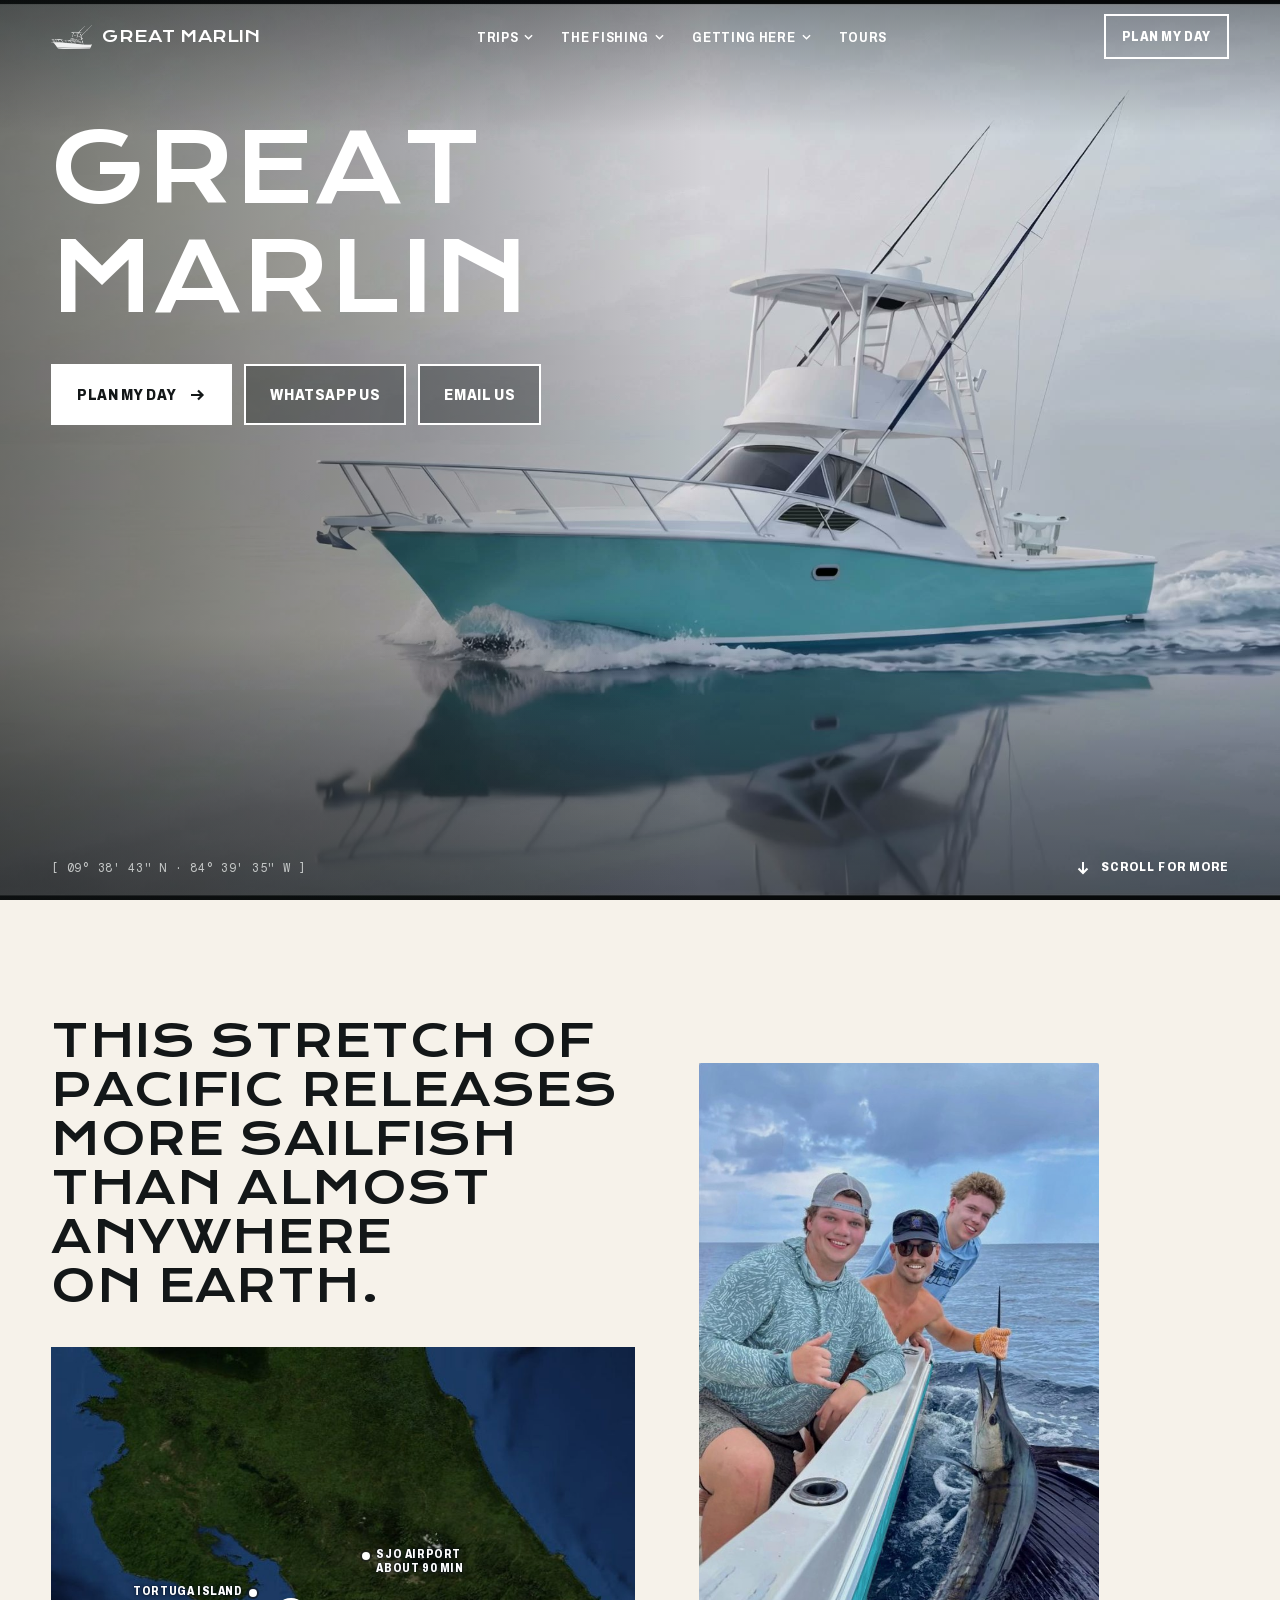
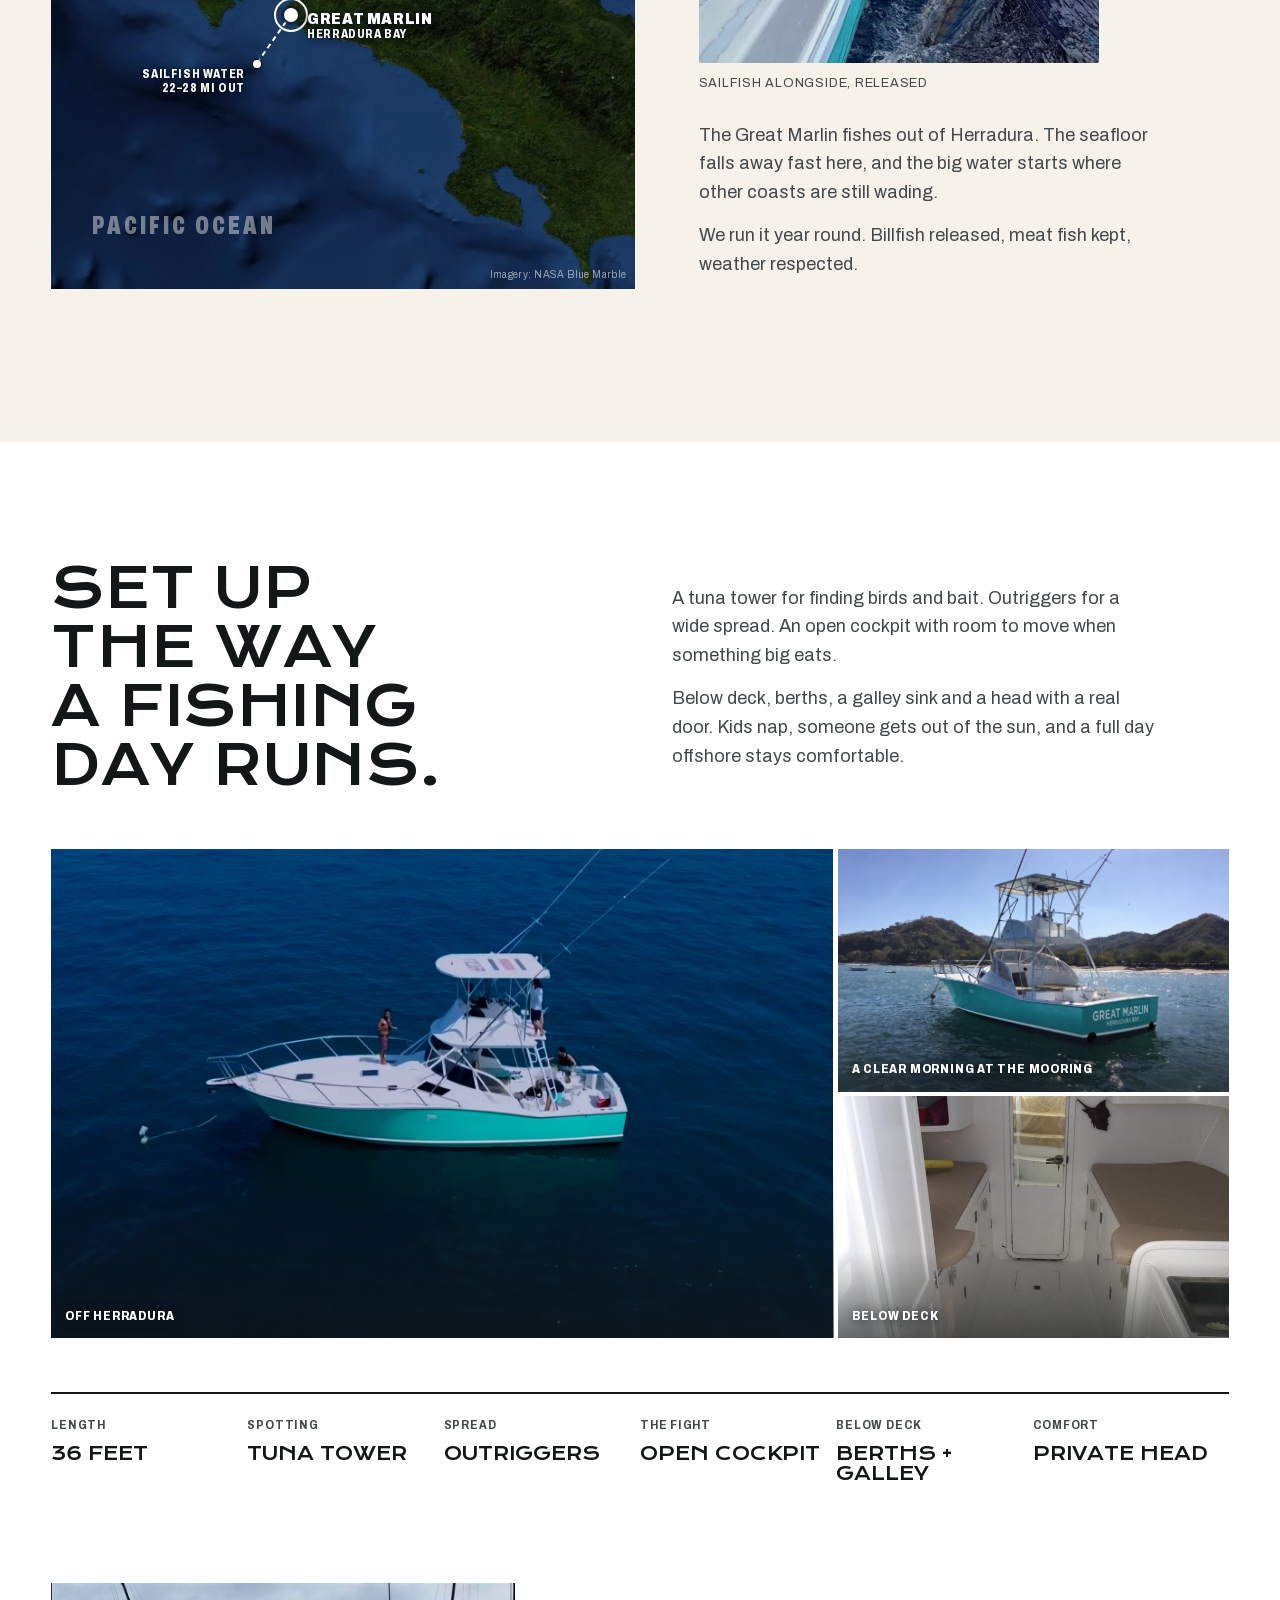
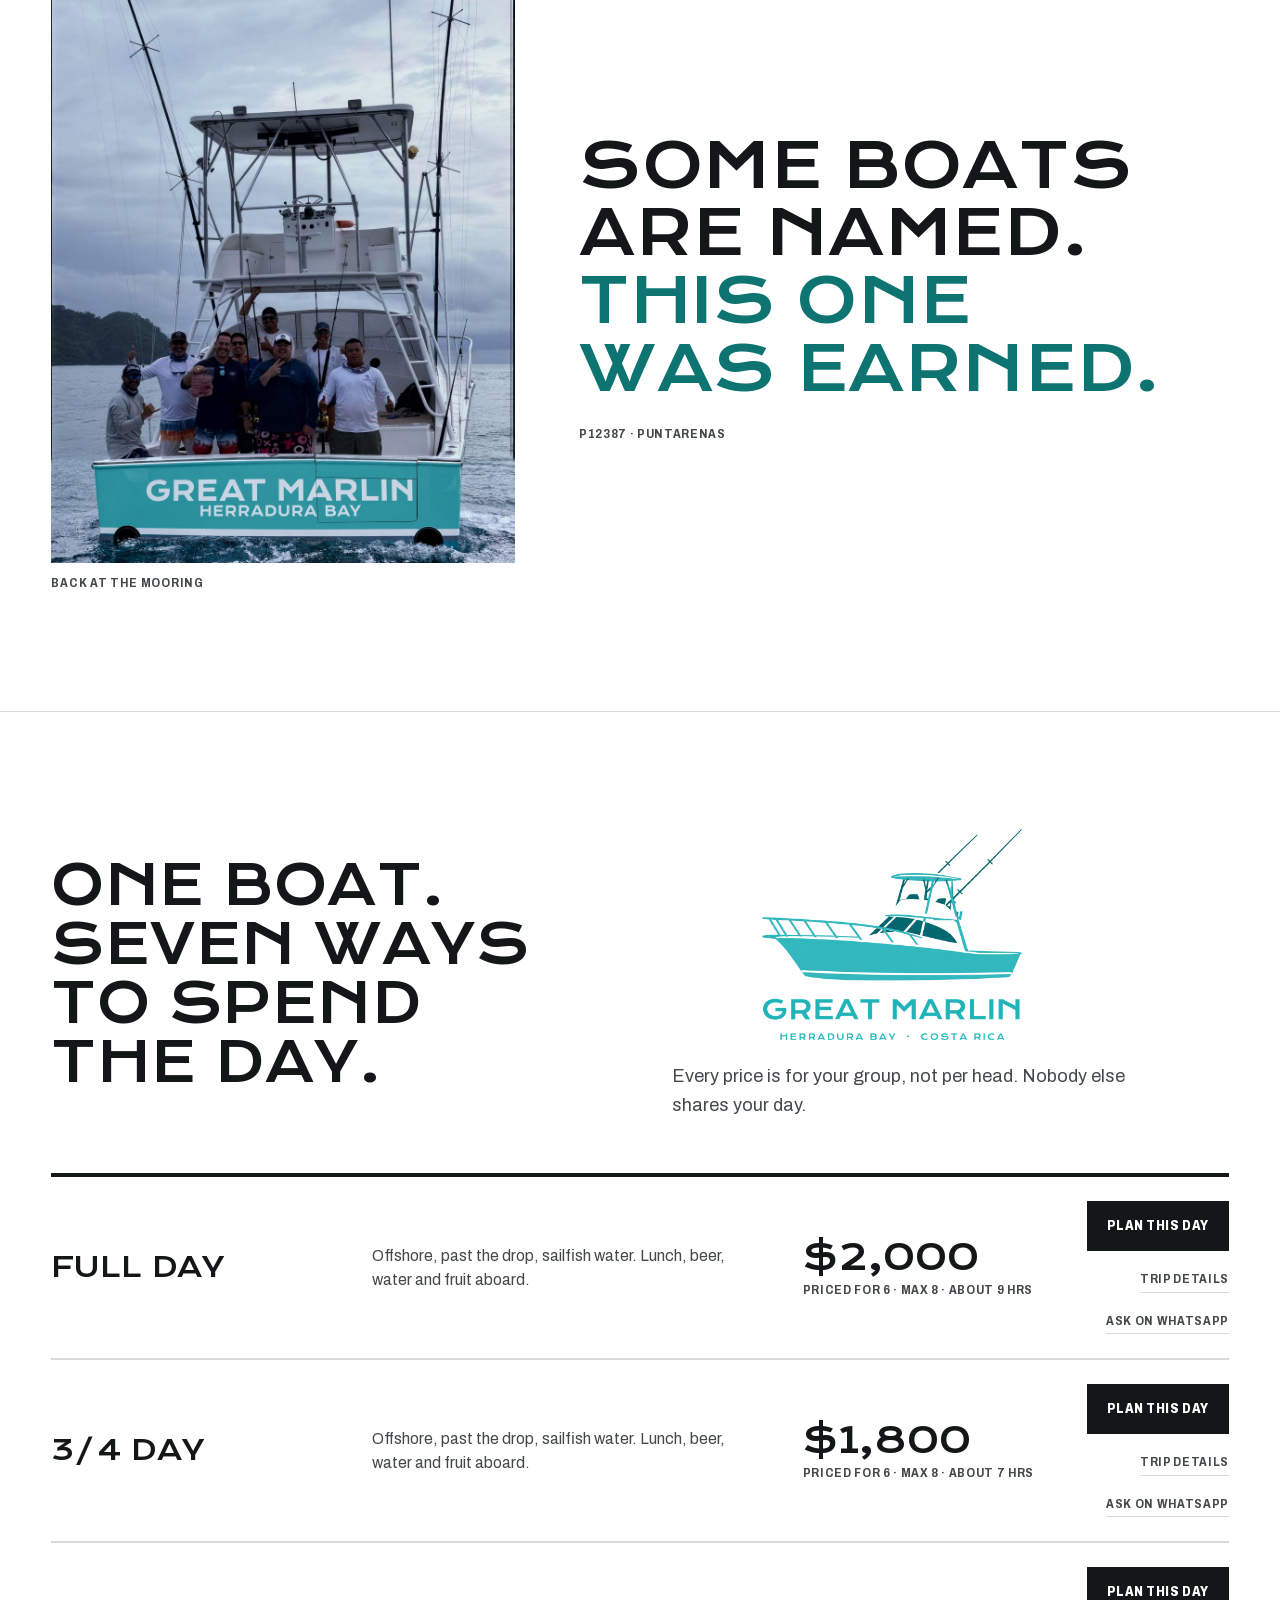
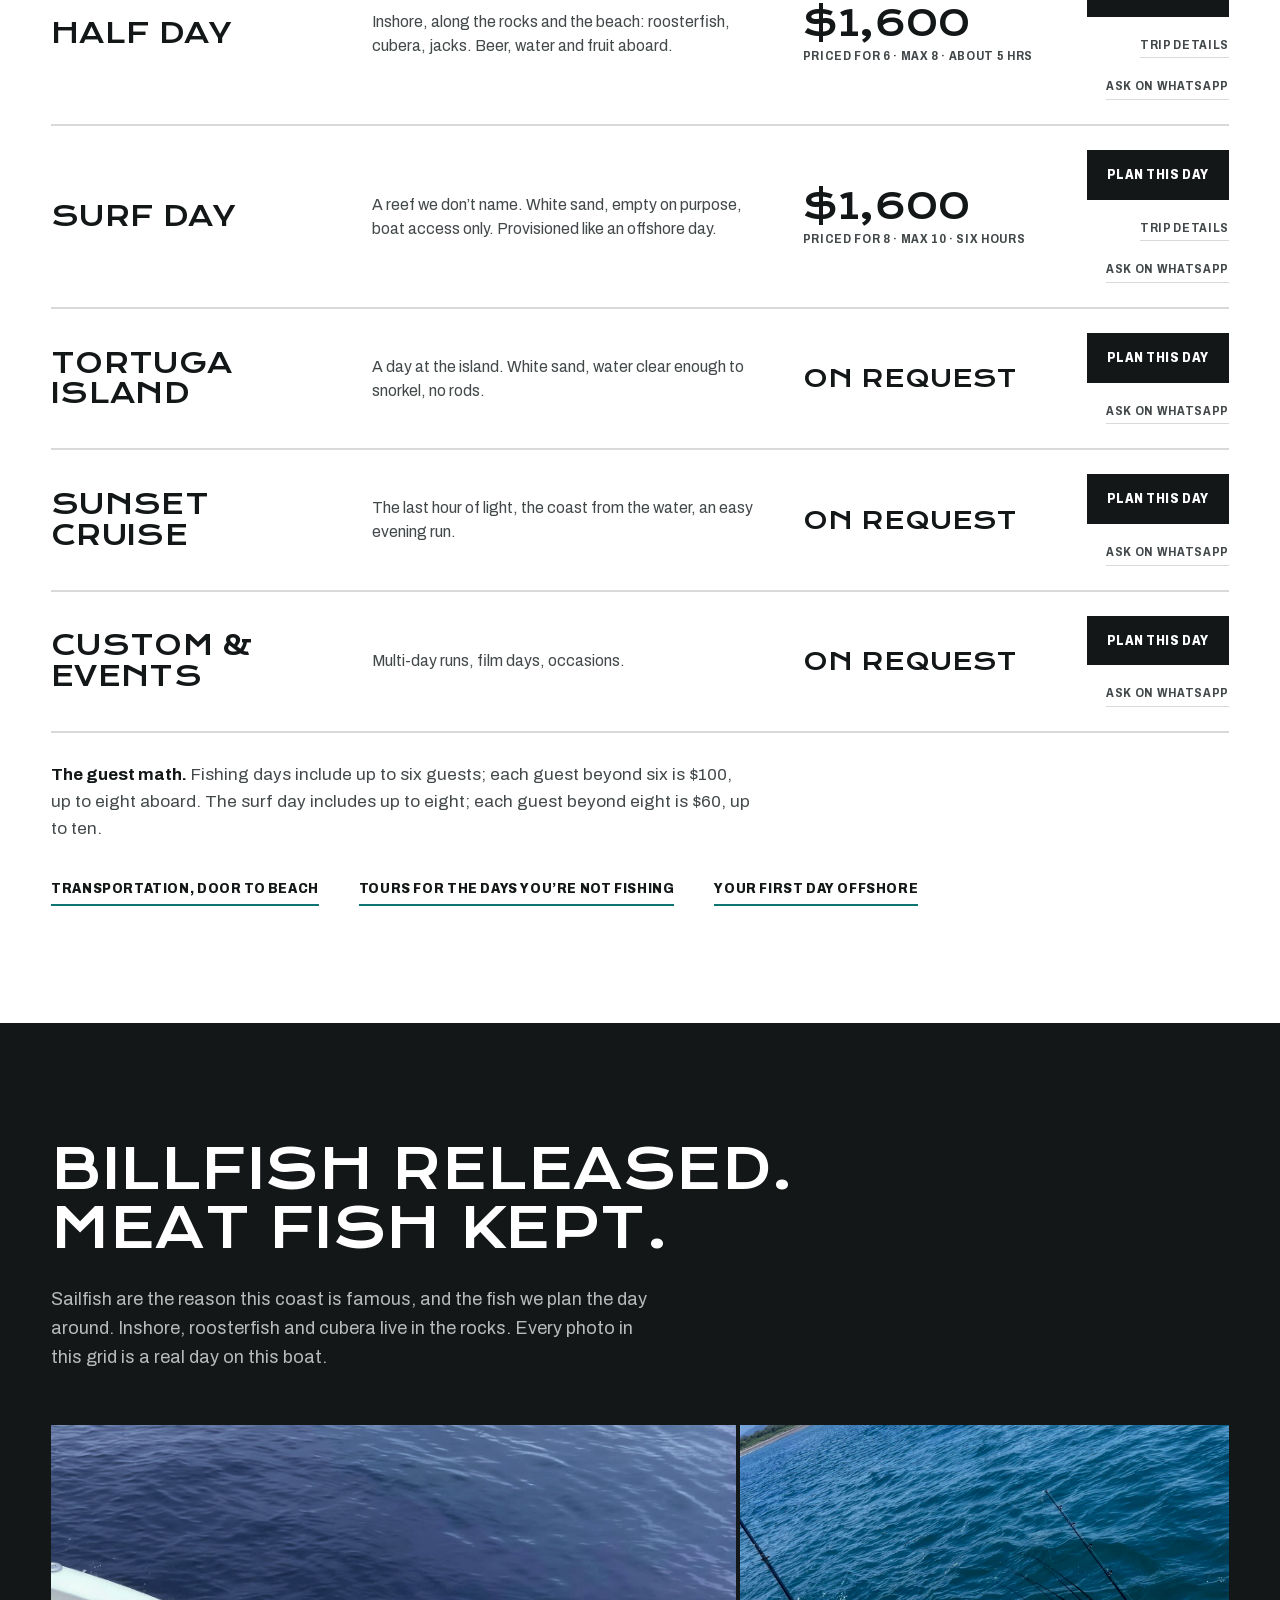
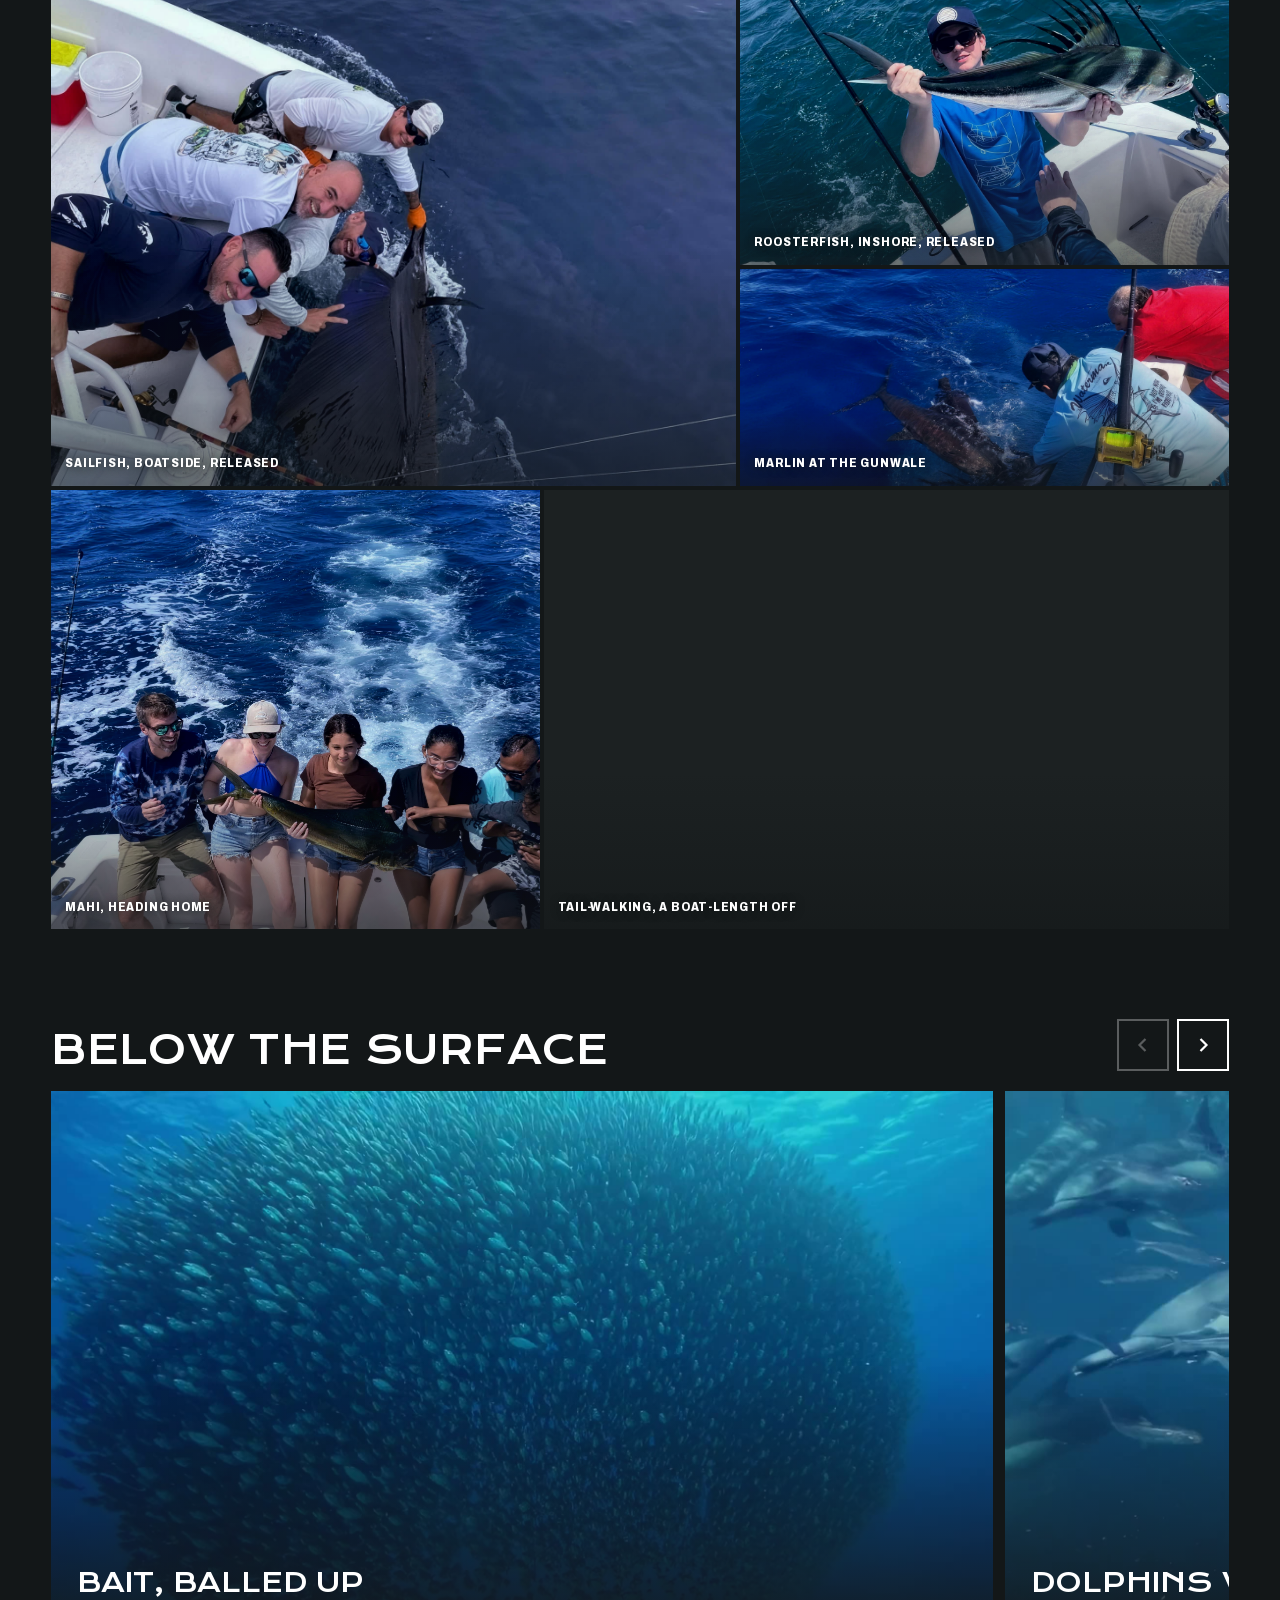
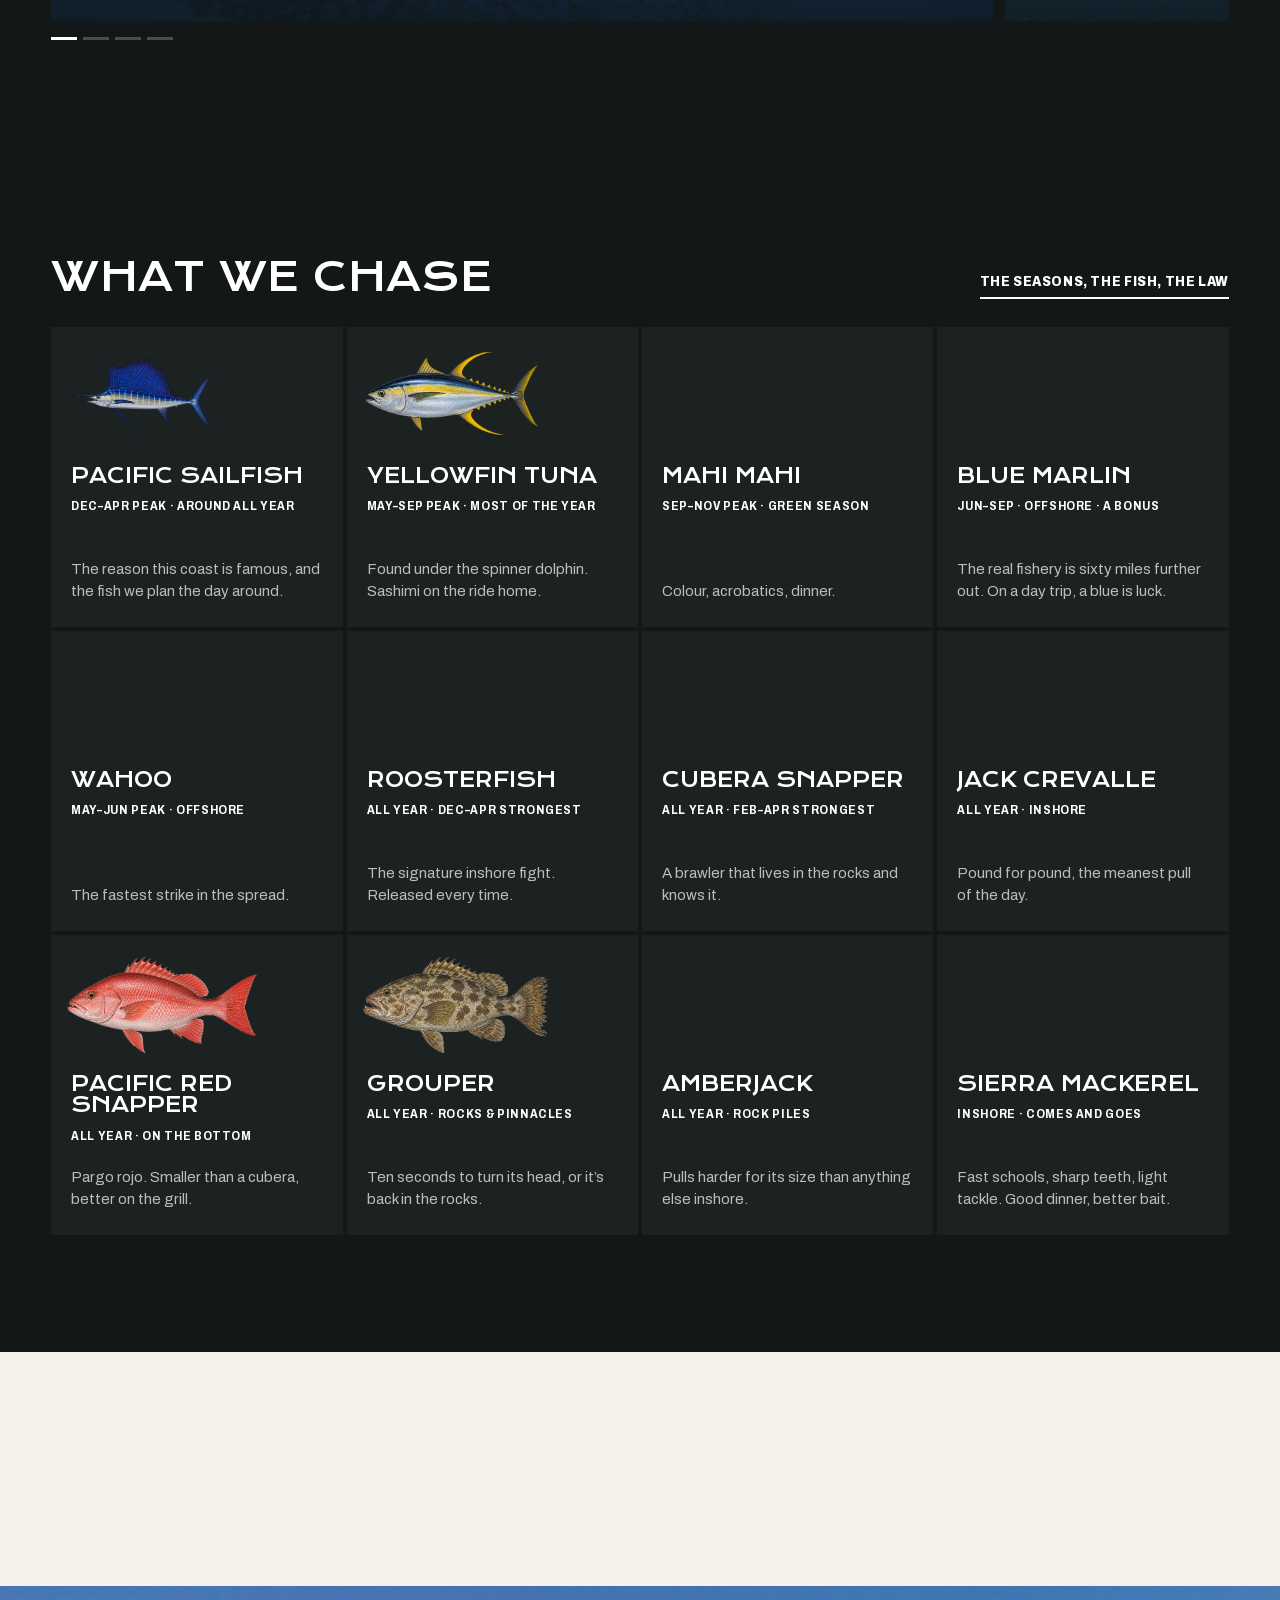
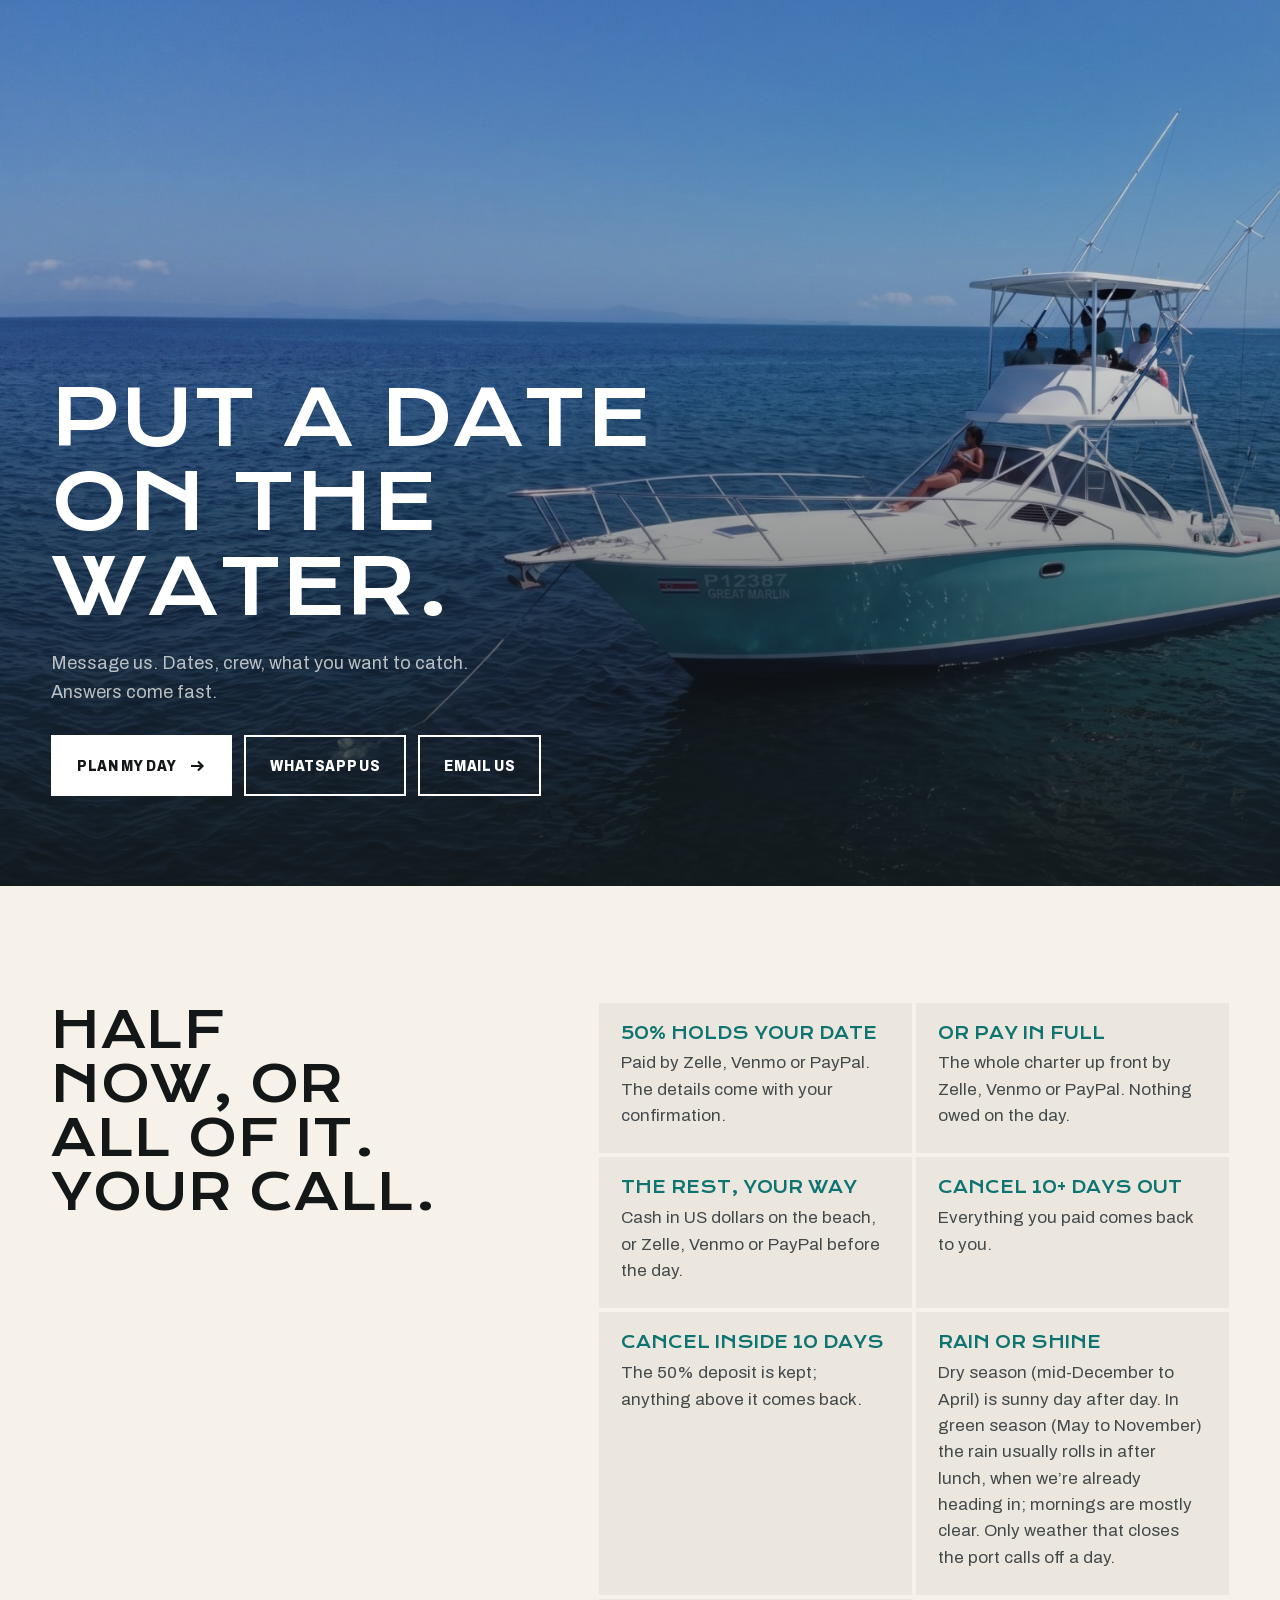
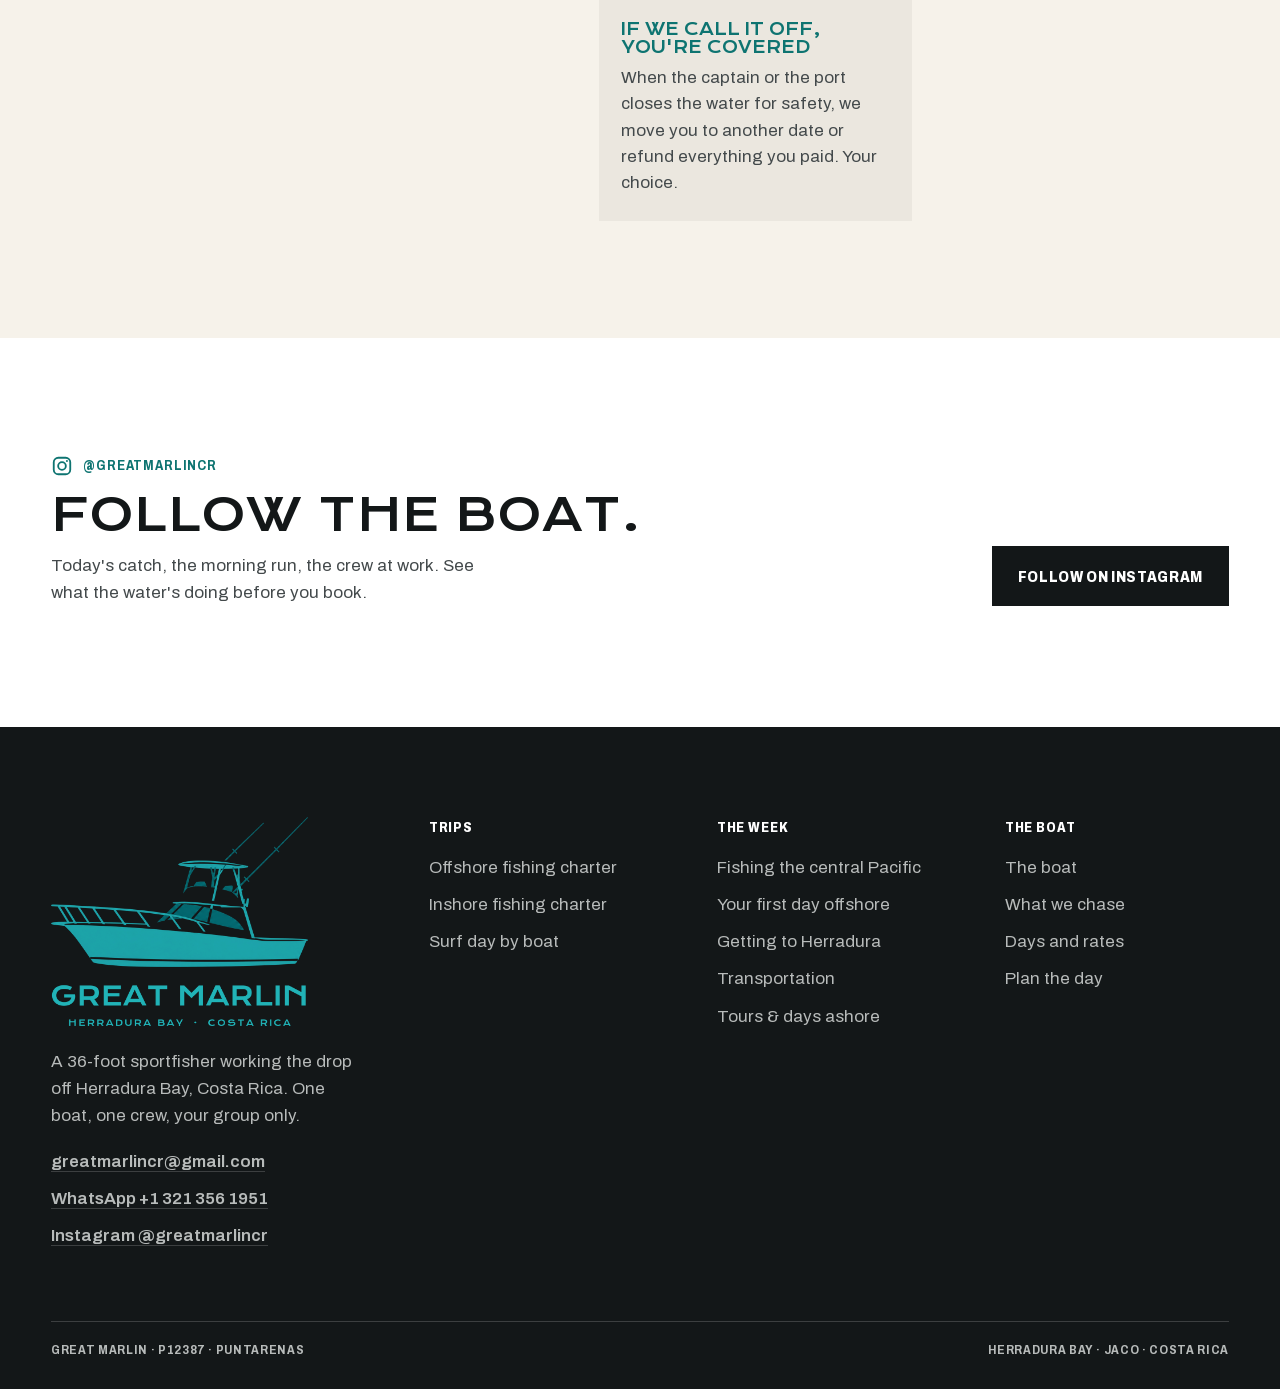
<file: index.html>
<!doctype html>
<html lang="en">
<head>
<meta name="robots" content="noindex,nofollow">
<meta charset="utf-8">
<meta name="viewport" content="width=device-width, initial-scale=1, viewport-fit=cover">
<title>Herradura Bay &amp; Jacó Sportfishing Charter | Great Marlin</title>
<meta name="description" content="Private sportfishing charters out of Herradura Bay near Jacó, Costa Rica: sailfish, tuna and dorado on a 36-foot boat. Inshore from $1,600, offshore from $1,800.">
<link rel="canonical" href="https://greatmarlin.com/">

<meta property="og:type" content="website">
<meta property="og:site_name" content="Great Marlin">
<meta property="og:url" content="https://greatmarlin.com/">
<meta property="og:title" content="Great Marlin · Sportfishing Charter · Herradura Bay, Costa Rica">
<meta property="og:description" content="Sailfish water, forty-five minutes from the beach. A 36-foot sportfisher out of Herradura Bay.">
<meta property="og:image" content="https://greatmarlin.com/assets/og-logo.jpg">
<meta property="og:image:width" content="1200">
<meta property="og:image:height" content="630">
<meta name="twitter:card" content="summary_large_image">
<meta name="theme-color" content="#091228">

<script type="application/ld+json">
{
  "@context":"https://schema.org",
  "@graph":[
    {
      "@type":"LocalBusiness",
      "@id":"https://greatmarlin.com/#business",
      "name":"Great Marlin",
      "description":"A 36-foot offshore sportfishing charter working the central Pacific out of Herradura Bay, Costa Rica. One boat, private charters, billfish released.",
      "url":"https://greatmarlin.com/",
      "image":"https://greatmarlin.com/assets/gm-hero.jpg?v=7",
      "logo":"https://greatmarlin.com/assets/logo/gm-logo-teal.png",
      "telephone":"+1-321-356-1951",
      "email":"greatmarlincr@gmail.com",
      "sameAs":["https://www.instagram.com/greatmarlincr/"],
      "priceRange":"$1,600 - $2,000",
      "address":{
        "@type":"PostalAddress",
        "addressLocality":"Herradura, Garabito",
        "addressRegion":"Puntarenas",
        "addressCountry":"CR"
      },
      "geo":{"@type":"GeoCoordinates","latitude":9.6453,"longitude":-84.6597},
      "areaServed":[
        {"@type":"Place","name":"Herradura Bay"},
        {"@type":"Place","name":"Jacó"},
        {"@type":"Place","name":"Los Sueños"},
        {"@type":"Place","name":"Garabito, Puntarenas"}
      ]
    },
    {
      "@type":"Product",
      "name":"Full day offshore sportfishing charter",
      "description":"A full day offshore, about nine hours, past the drop for Pacific sailfish, yellowfin tuna and dorado. Private, up to six guests; each extra guest $100. Lunch, beer, water and fruit aboard. Tackle, bait, licence and crew included.",
      "image":"https://greatmarlin.com/assets/gm-hero.jpg?v=7",
      "brand":{"@id":"https://greatmarlin.com/#business"},
      "offers":{
        "@type":"Offer",
        "price":"2000",
        "priceCurrency":"USD",
        "availability":"https://schema.org/InStock",
        "url":"https://greatmarlin.com/#rates",
        "seller":{"@id":"https://greatmarlin.com/#business"}
      }
    },
    {
      "@type":"Product",
      "name":"3/4 day offshore sportfishing charter",
      "description":"A 3/4 day offshore, about seven hours, past the drop for Pacific sailfish, yellowfin tuna and dorado. Private, up to six guests; each extra guest $100. Lunch, beer, water and fruit aboard. Tackle, bait, licence and crew included.",
      "image":"https://greatmarlin.com/assets/gm-hero.jpg?v=7",
      "brand":{"@id":"https://greatmarlin.com/#business"},
      "offers":{
        "@type":"Offer",
        "price":"1800",
        "priceCurrency":"USD",
        "availability":"https://schema.org/InStock",
        "url":"https://greatmarlin.com/#rates",
        "seller":{"@id":"https://greatmarlin.com/#business"}
      }
    },
    {
      "@type":"Product",
      "name":"Half day inshore sportfishing charter",
      "description":"A half day inshore, about five hours, for roosterfish, cubera snapper and jack crevalle. Private, up to six guests; each extra guest $100. Beer, water and fruit aboard. Not a billfish trip - the offshore grounds are a 45 to 60 minute run each way.",
      "image":"https://greatmarlin.com/assets/gm-profile.jpg?v=2",
      "brand":{"@id":"https://greatmarlin.com/#business"},
      "offers":{
        "@type":"Offer",
        "price":"1600",
        "priceCurrency":"USD",
        "availability":"https://schema.org/InStock",
        "url":"https://greatmarlin.com/#rates",
        "seller":{"@id":"https://greatmarlin.com/#business"}
      }
    },
    {
      "@type":"Product",
      "name":"Surf day charter",
      "description":"A private boat-access surf day to an uncrowded central Pacific reef, six hours on the water. Private, up to eight guests; each additional guest $60, up to ten. Lunch, beer, water and fruit aboard.",
      "image":"https://greatmarlin.com/assets/gm-hero.jpg?v=7",
      "brand":{"@id":"https://greatmarlin.com/#business"},
      "offers":{
        "@type":"Offer",
        "price":"1600",
        "priceCurrency":"USD",
        "availability":"https://schema.org/InStock",
        "url":"https://greatmarlin.com/#rates",
        "seller":{"@id":"https://greatmarlin.com/#business"}
      }
    }
  ]
}
</script>
<link rel="icon" href="assets/favicon-32.png?v=2" type="image/png" sizes="32x32"><link rel="icon" href="assets/favicon-64.png?v=2" type="image/png" sizes="64x64">
<link rel="apple-touch-icon" href="assets/apple-touch-icon-v2.png">
<link rel="preload" href="assets/fonts/archivo-var.woff2" as="font" type="font/woff2" crossorigin>
<link rel="preload" as="image" href="assets/orbit360-poster.jpg?v=18" media="(min-width: 861px), (pointer: fine)">
<script>
document.documentElement.className += ' js';
if ('scrollRestoration' in history) history.scrollRestoration = 'manual';
/* a #section in the address is a one-time jump: take it off so a refresh starts at the top */
window.__arrive = '';
if (location.hash){
  var navE = performance.getEntriesByType && performance.getEntriesByType('navigation')[0];
  if (!(navE && navE.type === 'reload')) window.__arrive = location.hash;
  history.replaceState(null, '', location.pathname + location.search);
}
</script>
<style>
@font-face{font-family:'Krona One';src:url('assets/fonts/krona-one.woff2') format('woff2');font-weight:400;font-style:normal;font-display:swap}

@font-face{font-family:'Archivo';src:url('assets/fonts/archivo-var.woff2') format('woff2');font-weight:100 900;font-stretch:62% 125%;font-style:normal;font-display:swap}
@font-face{font-family:'Archivo';src:url('assets/fonts/archivo-var-italic.woff2') format('woff2');font-weight:100 900;font-stretch:62% 125%;font-style:italic;font-display:swap}
@font-face{font-family:'Fragment Mono';src:url('assets/fonts/fragment-mono.woff2') format('woff2');font-weight:400;font-display:swap}

:root{
  --hull:#131718;        /* the navy hull */
  --hull-2:#1c2122;
  --tower:#ffffff;       /* the white tuna tower */
  --tower-2:#e3e8e7;
  --pacific:#f6f2ea;     /* lifted navy: the second dark field */
  --pacific-2:#ece6da;
  --flag:#ffffff;        /* brass gold: actions only */
  --flag-ink:#131718;
  --flag-on-light:#0e7471; /* orange as TEXT on tower white: 4.9:1 */
  --ink-on-dark:#ffffff;
  --soft-on-dark:rgba(242,244,243,.74);
  --soft-on-pacific:#43494b;
  --soft-on-light:#43494b;
  --rule-dark:rgba(242,244,243,.18);
  --rule-light:rgba(19,23,24,.16);
  --headline:'Krona One','Arial Black',sans-serif;
  --display:'Archivo','Arial Narrow',sans-serif;
  --body:'Archivo','Helvetica Neue',arial,sans-serif;
  --mono:'Fragment Mono',ui-monospace,monospace;
  --pad:clamp(18px,4vw,56px);
  --max:84rem;
  --ease:cubic-bezier(.16,1,.3,1);
}
*,*::before,*::after{box-sizing:border-box;margin:0;padding:0}
html{-webkit-text-size-adjust:100%;scrollbar-color:#3a4143 var(--hull)}
html.lenis,html.lenis body{height:auto}
.lenis.lenis-smooth{scroll-behavior:auto!important}
body{background:var(--hull);color:var(--ink-on-dark);font-family:var(--body);font-size:1.0625rem;line-height:1.6;
  font-stretch:100%;-webkit-font-smoothing:antialiased;overflow-x:hidden}
::selection{background:var(--flag);color:var(--flag-ink)}
img,video{display:block;max-width:100%}
a{color:inherit}
:focus-visible{outline:2px solid var(--flag);outline-offset:3px}
::-webkit-scrollbar{width:10px}
::-webkit-scrollbar-track{background:var(--hull)}
::-webkit-scrollbar-thumb{background:#3a4143;border:2px solid var(--hull)}

/* transom lettering: extra-condensed black caps */
.d{font-family:var(--headline);font-stretch:100%;font-weight:400;text-transform:uppercase;line-height:1.1;letter-spacing:.01em;text-wrap:balance}
.data{font-family:var(--mono);font-size:.75rem;letter-spacing:.06em}
.lbl{font-family:var(--display);font-stretch:80%;font-weight:700;text-transform:uppercase;letter-spacing:.05em;font-size:.8125rem}
.wrap{max-width:var(--max);margin:0 auto;padding:0 var(--pad)}
.sr{position:absolute;width:1px;height:1px;overflow:hidden;clip:rect(0 0 0 0);white-space:nowrap}

/* ---------- buttons: square, loud, one job each ---------- */
.btn{display:inline-flex;align-items:center;gap:12px;font-family:var(--display);font-stretch:80%;font-weight:800;
  text-transform:uppercase;font-size:1rem;letter-spacing:.04em;text-decoration:none;padding:16px 24px 15px;
  border:2px solid currentColor;transition:background .35s var(--ease),color .35s var(--ease),border-color .35s var(--ease)}
.btn svg{width:18px;height:18px;flex:none}
.btn-flag{background:var(--flag);border-color:var(--flag);color:var(--flag-ink)}
.btn-flag:hover{background:var(--hull);border-color:var(--hull);color:var(--tower)}
.on-dark .btn-flag:hover{background:var(--tower);border-color:var(--tower);color:var(--hull)}
.btn-line{background:transparent}
.btn-line:hover{background:currentColor}
.btn-line:hover span{color:var(--tower)}
.on-dark .btn-line:hover span,.on-pacific .btn-line:hover span{color:var(--hull)}
.textlink{font-family:var(--display);font-stretch:80%;font-weight:800;text-transform:uppercase;letter-spacing:.04em;
  font-size:.95rem;text-decoration:none;border-bottom:2px solid var(--flag);padding-bottom:3px;transition:color .3s}
.textlink:hover{color:var(--flag)}
.on-light .textlink:hover{color:var(--flag-on-light)}
.on-light .textlink{border-bottom-color:var(--flag-on-light)}

/* ================= NAV ================= */
.nav{position:fixed;top:0;left:0;right:0;z-index:50;display:flex;align-items:center;justify-content:space-between;gap:20px;
  padding:14px var(--pad);color:var(--tower);transition:background .4s var(--ease),color .4s var(--ease)}
.nav.solid{background:var(--hull);color:var(--tower)}
.brand{font-family:var(--headline);font-stretch:100%;font-weight:400;font-size:0.99rem;line-height:1;text-transform:uppercase;
  text-decoration:none;letter-spacing:.01em}
.nav-links{display:flex;gap:28px;list-style:none}
.nav-links a{font-family:var(--display);font-stretch:80%;font-weight:700;text-transform:uppercase;letter-spacing:.05em;
  font-size:.875rem;text-decoration:none;padding:6px 0;border-bottom:2px solid transparent;transition:border-color .3s}
.nav-links a:hover{border-color:var(--flag)}
.nav-links .has-drop{position:relative}
.nav-links .drop{position:absolute;top:100%;left:-18px;min-width:190px;margin:0;padding:8px 0;list-style:none;background:var(--hull);border:1px solid var(--rule-dark);opacity:0;visibility:hidden;transform:translateY(6px);transition:opacity .2s,transform .2s,visibility .2s}
.nav-links .has-drop:hover .drop,.nav-links .has-drop:focus-within .drop{opacity:1;visibility:visible;transform:none}
.nav-links .drop a{display:block;padding:10px 18px;border-bottom:0;white-space:nowrap}
.nav-links .drop a:hover{color:var(--flag)}
.nav:not(.solid) .nav-links .drop{background:rgba(19,23,24,.35);border-color:rgba(255,255,255,.18);-webkit-backdrop-filter:blur(8px);backdrop-filter:blur(8px)} /* see-through like the hero WhatsApp/Email boxes while over the photo (Tony 10-11) */
.nav-links .caret{width:9px;height:6px;margin-left:6px;vertical-align:2px;transition:transform .2s}
.nav-links .has-drop:hover .caret,.nav-links .has-drop:focus-within .caret{transform:rotate(180deg)}
.nav-cta{display:flex;align-items:center;gap:10px}
.nav .btn{padding:10px 16px 9px;font-size:.875rem}
.nav .btn-flag:hover{background:var(--tower);border-color:var(--tower);color:var(--hull)}
.nav:not(.solid) .btn-flag:hover{background:var(--tower);border-color:var(--tower);color:var(--hull)}
/* nav Plan my day: see-through, gold outline (Tony 10-03) */
.nav .btn-flag,.nav:not(.solid) .btn-flag{background:transparent;border-color:var(--flag);color:var(--flag)}
.nav .btn-flag:hover,.nav:not(.solid) .btn-flag:hover{background:var(--flag);border-color:var(--flag);color:var(--flag-ink)}
.menu-btn{display:none;background:none;border:2px solid currentColor;color:inherit;width:42px;height:42px;cursor:pointer;align-items:center;justify-content:center}
.menu-btn svg{width:20px;height:20px}
.sheet{position:fixed;inset:0;z-index:60;background:var(--hull);color:var(--tower);display:flex;flex-direction:column;
  padding:84px var(--pad) 32px;transform:translateY(-100%);transition:transform .55s var(--ease);visibility:hidden}
.sheet.open{transform:none;visibility:visible}
.sheet a.big{font-family:var(--headline);font-stretch:100%;font-weight:400;text-transform:uppercase;font-size:clamp(1.56rem,7.8vw,2.4rem);
  line-height:1;text-decoration:none;padding:10px 0;border-bottom:2px solid var(--rule-dark)}
.sheet a.big:hover{color:var(--flag)}
.sheet a.big.sm{font-size:clamp(0.9rem,4.2vw,1.32rem);padding:6px 0 6px 18px;border-bottom-width:1px;color:var(--soft-on-dark)}
.sheet .sheet-foot{margin-top:auto;display:flex;flex-direction:column;gap:12px}
.sheet .sheet-foot .btn{justify-content:center}
.sheet-close{position:absolute;top:14px;right:var(--pad);background:none;border:2px solid var(--tower);color:var(--tower);width:42px;height:42px;cursor:pointer}
.sheet-close svg{width:18px;height:18px}
@media(max-width:960px){
  .nav-links{display:none}
  .menu-btn{display:inline-flex}
}
@media(max-width:520px){
  .nav .btn-flag{padding:10px 12px 9px;font-size:.8125rem}
  .brand{font-size:.8rem;white-space:nowrap}.nav .btn{white-space:nowrap}
}
/* small phones (iPhone SE, 320px): nav + rates fit without spilling sideways (audit 10-12) */
@media(max-width:380px){
  .nav-cta{gap:6px}.nav .btn-flag{padding:9px 8px 8px;font-size:.75rem}.menu-btn{width:38px;height:38px}.brand span{display:none}.brand-mark{height:22px}
}
/* bigger tap area on the logo link and the WhatsApp text links, same look */
.brand{padding:12px 0;margin:-12px 0}
.rate .go .wa{padding:8px 0 2px}

/* ================= HERO: the 360 ================= */
#opening{position:relative;min-height:100svh;overflow:hidden;background:#c3ccd6}
.opening-media{position:absolute;inset:0;z-index:0;background:#c3ccd6 url('assets/orbit360-poster.jpg?v=18') center/cover no-repeat}
.opening-media video{width:100%;height:100%;object-fit:cover}
@media(max-aspect-ratio:1/1){.opening-media video{object-fit:contain;background:#c3ccd6}}
@media(max-width:860px) and (pointer:coarse){
  .opening-media{height:100svh;background-image:url('assets/orbit360-mobile-poster.jpg?v=27');background-size:cover;background-position:center}
  #openingMedia video{object-fit:cover;object-position:center}
}
/* dawn grade carried over from the live hero (warms the cool render) */
.dawn-warm,.dawn-glow{position:absolute;inset:0;pointer-events:none}
.dawn-warm{mix-blend-mode:color;background:linear-gradient(180deg,rgba(232,190,160,.16) 0%,rgba(238,186,148,.22) 34%,rgba(244,176,128,.34) 46%,rgba(246,168,116,.40) 53%,rgba(240,180,140,.26) 62%,rgba(230,190,160,.12) 78%,rgba(228,196,170,.08) 100%)}
.dawn-glow{mix-blend-mode:screen;background:linear-gradient(180deg,rgba(255,158,96,0) 40%,rgba(255,166,104,.07) 47%,rgba(255,158,96,.08) 51%,rgba(255,166,104,0) 58%)}
.opening-ramp{position:absolute;inset:0;z-index:1;pointer-events:none;
  background:linear-gradient(180deg,rgba(16,20,21,.38) 0%,rgba(16,20,21,0) 15%),
             linear-gradient(90deg,rgba(16,20,21,.55) 0%,rgba(16,20,21,.28) 32%,rgba(16,20,21,0) 55%),
             linear-gradient(180deg,rgba(16,20,21,0) 70%,rgba(16,20,21,.35) 88%,rgba(16,20,21,.5))}
/* turquoise orbit (10-10): the old dawn colour grade tinted the new hull, off */
.dawn-warm,.dawn-glow{display:none}
.stage{position:relative;z-index:2;min-height:100svh;display:grid;align-items:start;padding:clamp(86px,13svh,140px) var(--pad) 0}
.st{grid-area:1/1;max-width:var(--max);width:100%;margin:0 auto;pointer-events:none}
.st a,.st button,.st .hero-actions{pointer-events:auto}
#st1 h1{font-size:clamp(2.52rem,7.44vw,7.2rem);color:var(--tower)}
#st1 h1 .ln{display:block;width:max-content;overflow:hidden;padding:0 .04em .04em 0}
#st1 h1 .lw,#st1 h1 .li{display:block}
.hero-actions{margin-top:30px;display:flex;flex-wrap:wrap;gap:12px}
.hero-actions .btn-line{color:var(--tower);background:rgba(19,23,24,.35)}
.hero-actions .btn-line:hover span{color:var(--hull)}
.st-line h2{font-size:clamp(1.8rem,4.56vw,4.44rem);color:var(--tower);max-width:9ch}
.st-line h2 .w{display:inline-block}
#st2,#st3{display:none} /* scroll-story lines retired 10-12: the boat turns on its own */
.hero-foot{position:absolute;z-index:3;left:0;right:0;bottom:0;padding:0 var(--pad) 22px;display:flex;justify-content:space-between;align-items:flex-end;gap:16px;
  color:var(--soft-on-dark)}
.hero-foot .scrollcue{font-family:var(--display);font-stretch:80%;font-weight:800;text-transform:uppercase;letter-spacing:.08em;font-size:.8125rem;color:var(--tower);display:flex;align-items:center;gap:10px}
.hero-foot .scrollcue svg{width:16px;height:16px;animation:nudge 2.2s var(--ease) infinite}
@keyframes nudge{0%,100%{transform:translateY(0)}50%{transform:translateY(5px)}}
.hero-foot .scrollcue .sc-m{display:none}
.hero-foot a.scrollcue{text-decoration:none;cursor:pointer;-webkit-tap-highlight-color:transparent}
/* phones: plain words, no box, nothing to tap (Tony 10-12) */
@media(max-width:760px){.hero-foot .scrollcue{margin:0 auto;font-size:.875rem;letter-spacing:.1em;color:#fff;text-shadow:0 1px 10px rgba(0,0,0,.55)}.hero-foot .scrollcue svg{width:18px;height:18px;filter:drop-shadow(0 1px 6px rgba(0,0,0,.5))}}
.hero-foot .coords{white-space:nowrap;order:-1}
@media(max-width:1000px){.hero-foot .coords{display:none}}
.wx-chip{display:none;align-items:center;gap:10px;border:2px solid var(--rule-dark);padding:8px 12px;color:var(--tower)}
.wx-chip.on{display:inline-flex}
.wx-chip i{width:8px;height:8px;background:var(--flag);border-radius:50%}
@media(max-width:860px) and (pointer:coarse){
  .stage{display:block;min-height:0;padding-top:96px}
  #st1 h1{font-size:clamp(2.16rem,13.2vw,4.2rem)}
  #st2,#st3{display:none}
  .opening-ramp{background:linear-gradient(180deg,rgba(19,23,24,.7) 0%,rgba(19,23,24,.45) 32%,rgba(19,23,24,0) 55%),linear-gradient(180deg,rgba(19,23,24,0) 62%,rgba(19,23,24,.6) 84%,rgba(19,23,24,.94))}
  .hero-foot{padding-bottom:calc(20px + env(safe-area-inset-bottom))}
  .hero-foot .coords,.wx-chip.on{display:none}
}

/* ================= HERRADURA (pacific field) ================= */
.on-pacific{background:var(--pacific);color:var(--hull)} /* sand field (Tony 10-10: option C, less blue) */
.on-dark{background:var(--hull);color:var(--tower)}
.on-light{background:var(--tower);color:var(--hull)}
#rates + #boat{border-top:1px solid var(--rule-light)} /* prices moved under the water (10-10): two white fields meet here */
.sec{padding:clamp(88px,13vh,160px) 0}
#boat + #rates{border-top:1px solid var(--rule-light)}
@media(max-width:760px){.sec{padding:64px 0}#boat + #rates{padding-top:52px}} /* phone: two white sections were stacking ~210px of empty space (Tony 10-11) */
#water h2{font-size:clamp(1.62rem,3.48vw,3.6rem);max-width:17ch}
#water .lede-row{display:grid;grid-template-columns:1.1fr 1fr;gap:clamp(28px,5vw,80px);align-items:center}
#water .lede-left{display:flex;flex-direction:column;gap:clamp(28px,4vh,44px)}
#water .lede-photo{margin:0 0 clamp(20px,3vh,32px);max-width:400px}
#water .lede-photo img{display:block;width:100%;aspect-ratio:2/3;object-fit:cover;object-position:50% 72%;border-radius:2px}
#water .lede-photo figcaption{margin-top:10px;font-size:.8rem;letter-spacing:.06em;text-transform:uppercase;color:var(--soft-on-pacific)}
@media(max-width:860px){#water .lede-photo{max-width:none}}
/* the coast from orbit (NASA Blue Marble, shaded relief + bathymetry, public domain).
   Markers sit at real coordinates: x = (lon+86.1)/3.5, y = (11.25-lat)/3.25 of the frame. */
.coast{position:relative;margin:0 0 clamp(28px,4vh,40px);background:#0b6461}
.coast img{width:100%;height:auto;aspect-ratio:1600/1486}
.coast svg{position:absolute;inset:0;width:100%;height:100%;pointer-events:none}
.coast .pin{position:absolute;transform:translate(-50%,-50%);width:14px;height:14px;border-radius:50%;background:var(--flag);box-shadow:0 0 0 3px rgba(19,23,24,.55)}
.coast .pin::after{content:"";position:absolute;inset:-10px;border-radius:50%;border:2px solid var(--flag);animation:ping 2.4s var(--ease) infinite}
@keyframes ping{0%{transform:scale(.4);opacity:.9}100%{transform:scale(1.9);opacity:0}}
.coast .spot{position:absolute;transform:translate(-50%,-50%);width:8px;height:8px;border-radius:50%;background:var(--tower);box-shadow:0 0 0 2px rgba(19,23,24,.6)}
.coast .tag{position:absolute;font-family:var(--display);font-stretch:80%;font-weight:800;text-transform:uppercase;letter-spacing:.05em;
  font-size:.75rem;line-height:1.15;color:var(--tower);text-shadow:0 1px 8px rgba(5,12,28,.95),0 0 2px rgba(5,12,28,.9);white-space:nowrap}
.coast .tag b{display:block;font-size:1.05rem;color:var(--flag);font-weight:900}
.coast .tag-boat{left:calc(41.15% + 16px);top:calc(49.38% - 6px)}
.coast .tag-grounds{right:calc(100% - 35.24% + 12px);top:calc(58.46% + 4px);text-align:right}
.coast .tag-sjo{left:calc(54.03% + 10px);top:calc(38.65% - 8px)}
.coast .tag-tortuga{right:calc(100% - 34.54% + 10px);top:calc(45.48% - 8px);text-align:right}
.coast .tag-ocean{left:7%;bottom:9%;font-size:clamp(1.1rem,2.2vw,1.6rem);font-stretch:62%;font-weight:900;letter-spacing:.12em;color:rgba(242,244,243,.45);text-shadow:none}
.coast figcaption{position:absolute;right:8px;bottom:6px;font-size:.625rem;letter-spacing:.04em;color:rgba(242,244,243,.6);font-family:var(--body)}
@media(max-width:520px){.coast .tag{font-size:.625rem}.coast .tag b{font-size:.8125rem}}
#water p.body{color:var(--soft-on-pacific);max-width:42ch;font-size:1.125rem}
#water p.body + p.body{margin-top:14px}
.board{margin-top:clamp(56px,9vh,96px);border-top:2px solid var(--hull)}
.board-head{display:flex;justify-content:space-between;align-items:baseline;gap:12px;flex-wrap:wrap;padding:16px 0 18px}
.board-head h3{font-family:var(--display);font-stretch:80%;font-weight:800;text-transform:uppercase;letter-spacing:.04em;font-size:1.05rem;display:flex;align-items:center;gap:10px}
.board-head h3 i{width:9px;height:9px;background:var(--flag-on-light);border-radius:50%}
.board-head .data{color:var(--soft-on-pacific)}
.board-grid{display:grid;grid-template-columns:repeat(5,1fr);border-top:1px solid rgba(19,23,24,.16)}
.cell{padding:20px 18px 22px 0;padding-right:18px;border-right:1px solid rgba(19,23,24,.16)}
.cell + .cell{padding-left:18px}
.cell:last-child{border-right:0}
.cell .k{font-family:var(--display);font-stretch:80%;font-weight:700;text-transform:uppercase;letter-spacing:.06em;font-size:.8125rem;color:var(--soft-on-pacific)}
.cell .v{display:block;margin-top:8px;font-family:var(--headline);font-stretch:100%;font-weight:400;text-transform:uppercase;font-size:clamp(1.2rem,2.04vw,1.92rem);line-height:1.1}
.cell .s{display:block;margin-top:8px;color:var(--soft-on-pacific)}
.board[hidden]{display:none}
@media(max-width:860px){
  #water .lede-row{grid-template-columns:1fr}
  .board-grid{grid-template-columns:1fr 1fr}
  .cell{border-right:0;border-bottom:1px solid rgba(19,23,24,.16);padding:18px 0}
  .cell + .cell{padding-left:0}
  .cell:nth-child(odd){padding-right:14px;border-right:1px solid rgba(19,23,24,.16)}
  .cell:nth-child(even){padding-left:14px}
  .cell:last-child{grid-column:1/-1;border-right:0;padding-left:0}
}

/* ================= THE BOAT (tower white) ================= */
#boat .head{display:grid;grid-template-columns:1fr 1fr;gap:clamp(28px,5vw,80px);align-items:center;margin-bottom:clamp(40px,6vh,64px)}
#boat h2{font-size:clamp(1.8rem,4.2vw,4.2rem);max-width:10ch}
#boat .head p{color:var(--soft-on-light);max-width:44ch;font-size:1.125rem}
#boat .head p + p{margin-top:14px}
.reel{display:grid;grid-template-columns:2fr 1fr;grid-template-rows:1fr 1fr;gap:4px}
.reel figure{position:relative;margin:0;overflow:hidden;background:var(--hull)}
.reel video,.reel img{width:100%;height:100%;object-fit:cover}
.reel .r-main{grid-row:1/3;aspect-ratio:16/10}
.reel .r-a,.reel .r-b{aspect-ratio:auto;min-height:0}
.reel .r-a img,.reel .r-b img{position:absolute;inset:0}
.reel figcaption,.mosaic figcaption{position:absolute;left:14px;bottom:12px;z-index:2;font-family:var(--display);font-stretch:80%;font-weight:800;
  text-transform:uppercase;letter-spacing:.06em;font-size:.8125rem;color:var(--tower);text-shadow:0 1px 10px rgba(19,23,24,.85)}
.reel figure::after,.mosaic figure::after{content:"";position:absolute;inset:auto 0 0 0;height:36%;z-index:1;pointer-events:none;
  background:linear-gradient(180deg,rgba(19,23,24,0),rgba(19,23,24,.6))}
.specs{display:grid;grid-template-columns:repeat(6,1fr);margin-top:clamp(40px,6vh,64px);border-top:2px solid var(--hull)}
.spec{padding:16px 14px 0 0}
.spec .k{font-family:var(--display);font-stretch:80%;font-weight:700;text-transform:uppercase;letter-spacing:.06em;font-size:.8125rem;color:var(--soft-on-light)}
.spec .v{display:block;margin-top:6px;font-family:var(--headline);font-stretch:100%;font-weight:400;text-transform:uppercase;font-size:clamp(0.96rem,1.44vw,1.32rem);line-height:1.1}
.transom{display:grid;grid-template-columns:minmax(0,5fr) minmax(0,7fr);gap:clamp(28px,5vw,80px);align-items:center;margin-top:clamp(72px,11vh,130px)}
.transom figure{margin:0;position:relative}
.transom img{width:100%;aspect-ratio:4/5;object-fit:cover}
.transom figcaption{margin-top:10px;font-family:var(--display);font-stretch:80%;font-weight:700;text-transform:uppercase;letter-spacing:.06em;font-size:.8125rem;color:var(--soft-on-light)}
.transom .earned{font-size:clamp(1.92rem,4.8vw,4.8rem)}
.transom .earned em{font-style:normal;color:var(--flag-on-light)}
.transom .reg{margin-top:22px;color:var(--soft-on-light)}
@media(max-width:860px){
  #boat .head{grid-template-columns:1fr}
  .reel{grid-template-columns:1fr 1fr;grid-template-rows:auto}
  .reel .r-main{grid-column:1/-1;grid-row:auto;aspect-ratio:4/3}
  .reel .r-a,.reel .r-b{aspect-ratio:4/5}
  .specs{grid-template-columns:repeat(2,1fr);row-gap:18px}
  .transom{grid-template-columns:1fr}
}

/* ================= THE FISH (hull black) ================= */
#fish h2{font-size:clamp(1.8rem,4.2vw,4.2rem);max-width:19ch}
#fish .head{display:grid;grid-template-columns:1fr;gap:clamp(18px,3vh,28px);margin-bottom:clamp(40px,6vh,64px)}
#fish .head p{color:var(--soft-on-dark);max-width:56ch;font-size:1.125rem}
.mosaic{display:grid;grid-template-columns:repeat(12,1fr);grid-auto-rows:clamp(150px,17vw,250px);gap:4px}
.mosaic figure{position:relative;margin:0;overflow:hidden;background:var(--hull-2)}
.mosaic img{width:100%;height:100%;object-fit:cover}
.m1{grid-column:1/8;grid-row:span 3}
.m2{grid-column:8/13;grid-row:span 2}
.m3{grid-column:8/13;grid-row:span 1}
.m4{grid-column:1/6;grid-row:span 2}
.m5{grid-column:6/13;grid-row:span 2}
@media(max-width:860px){
  #fish .head{grid-template-columns:1fr}
  .mosaic{grid-template-columns:1fr 1fr;grid-auto-rows:auto}
  .mosaic figure{grid-row:auto;aspect-ratio:4/5}
  .m1,.m4,.m5{grid-column:1/-1}
  .m1{aspect-ratio:1/1}
  .m4,.m5{aspect-ratio:4/3}
  .m2,.m3{grid-column:auto}
}
/* below the surface: four stock clips of the water, a sideways row (swipe, trackpad or arrows).
   Captions describe the water only. Each clip plays only while it is mostly in view. */
.below{margin-top:clamp(64px,10vh,110px)}
.below-head{display:flex;justify-content:space-between;align-items:flex-end;gap:20px;margin-bottom:20px}
.below-head h3{font-size:clamp(1.44rem,3vw,2.76rem)}
.below-arrows{display:flex;gap:8px}
.below-arrows button{width:52px;height:52px;border:2px solid var(--tower);background:transparent;color:var(--tower);cursor:pointer;display:flex;align-items:center;justify-content:center;transition:background .3s,color .3s,opacity .3s}
.below-arrows button:hover{background:var(--flag);border-color:var(--flag);color:var(--flag-ink)}
.below-arrows button:disabled{opacity:.3;cursor:default;background:transparent;border-color:var(--tower);color:var(--tower)}
.below-arrows svg{width:20px;height:20px}
.below-track{display:grid;grid-auto-flow:column;grid-auto-columns:min(80%,1000px);gap:12px;overflow-x:auto;overscroll-behavior-x:contain;
  scroll-snap-type:x mandatory;scrollbar-width:none;-webkit-overflow-scrolling:touch;padding-bottom:2px}
.below-track::-webkit-scrollbar{display:none}
.below-card{position:relative;margin:0;scroll-snap-align:start;background:var(--hull-2);overflow:hidden}
.below-card video{width:100%;aspect-ratio:16/9;object-fit:cover}
.below-card::after{content:"";position:absolute;inset:auto 0 0 0;height:50%;pointer-events:none;background:linear-gradient(180deg,rgba(19,23,24,0),rgba(19,23,24,.85))}
.below-card figcaption{position:absolute;z-index:2;left:clamp(14px,2vw,26px);bottom:clamp(12px,2vw,24px);font-family:var(--headline);font-stretch:100%;font-weight:400;
  text-transform:uppercase;font-size:clamp(1.08rem,2.04vw,1.92rem);line-height:1.1;color:var(--tower)}
.below-dots{display:flex;gap:6px;margin-top:14px}
.below-dots i{width:26px;height:3px;background:rgba(242,244,243,.25);transition:background .4s}
.below-dots i.on{background:var(--flag)}
@media(max-width:860px){.below-track{grid-auto-columns:86%}.below-card video{aspect-ratio:4/5}.below-arrows{display:none}}
/* species: the release-flag board */
.chase{margin-top:clamp(72px,11vh,130px)}
#fish .chase:first-child{margin-top:0;margin-bottom:clamp(72px,11vh,130px)}
.chase-head{display:flex;justify-content:space-between;align-items:flex-end;gap:24px;flex-wrap:wrap;margin-bottom:28px}
.chase-head h3{font-size:clamp(1.44rem,3vw,2.76rem)}
.species{list-style:none;display:grid;grid-template-columns:repeat(4,1fr);gap:4px}
.species li{background:var(--hull-2);padding:22px 20px 24px;display:flex;flex-direction:column;min-height:300px;position:relative;overflow:hidden}
.species img{width:88%;height:96px;object-fit:contain;object-position:left center;margin:0 0 20px -4px}
.species .nm{font-family:var(--headline);font-stretch:100%;font-weight:400;text-transform:uppercase;font-size:clamp(1.14rem,1.56vw,1.5rem);line-height:1.1}
.species .ss{margin-top:10px;font-family:var(--display);font-stretch:80%;font-weight:700;text-transform:uppercase;letter-spacing:.05em;font-size:.8125rem;color:var(--flag)}
.species .nt{margin-top:auto;padding-top:14px;color:var(--soft-on-dark);font-size:.9375rem;line-height:1.5}
@media(max-width:1100px){.species{grid-template-columns:repeat(2,1fr)}}
@media(max-width:520px){.species li{min-height:0}.species img{height:80px}}
.species li.noimg{min-height:0}
@media(max-width:520px){.species li{padding:18px 14px 20px}.species .nm{font-size:.9rem}} /* two columns at 390px: keep ROOSTERFISH / AMBERJACK inside the card */
.species li.noimg .nt{padding-top:28px}

/* ================= RATES (tower white rate board) ================= */
#rates .head{display:grid;grid-template-columns:1fr 1fr;gap:clamp(28px,5vw,80px);align-items:center;margin-bottom:clamp(40px,6vh,64px)}
#rates h2{font-size:clamp(1.8rem,4.2vw,4.2rem);max-width:10ch}
#rates .head p{color:var(--soft-on-light);max-width:44ch;font-size:1.125rem}
.rates{border-top:4px solid var(--hull)}
.rate{display:grid;grid-template-columns:minmax(0,1.15fr) minmax(0,1.6fr) minmax(0,1fr) auto;gap:clamp(16px,3vw,44px);align-items:center;
  padding:24px 0;border-bottom:2px solid var(--rule-light);transition:background .35s var(--ease)}
.rate h3{font-size:clamp(1.2rem,2.16vw,2.04rem)}
.rate h3 a{text-decoration:none;transition:color .3s}
.rate h3 a:hover{color:var(--flag-on-light)}
.rate .desc{color:var(--soft-on-light);font-size:.9875rem;line-height:1.5}
.rate .price{font-family:var(--headline);font-stretch:100%;font-weight:400;font-size:clamp(1.56rem,2.76vw,2.64rem);line-height:1.1;font-variant-numeric:tabular-nums}
.rate .price small{display:block;margin-top:6px;font-family:var(--display);font-stretch:80%;font-weight:700;text-transform:uppercase;letter-spacing:.05em;font-size:.8125rem;color:var(--soft-on-light)}
.rate .price.req{font-size:clamp(1.4rem,1.9vw,1.85rem);text-transform:uppercase;white-space:nowrap;padding-right:20px}
@media(max-width:760px){.rate .price.req{font-size:1.25rem;padding-right:0}}
@media(max-width:760px){.rate .price small{max-width:11em;margin-left:auto;line-height:1.35}}
@media(max-width:380px){.rate{grid-template-columns:minmax(0,1fr) auto;column-gap:10px}.rate .price.req{font-size:.82rem}.rate h3{font-size:1.05rem}}
.rate .go{display:flex;flex-direction:column;align-items:flex-end;gap:10px}
.rate .go .btn{padding:12px 18px 11px;font-size:.875rem}
.rate .go .wa{font-size:.8125rem;font-family:var(--display);font-stretch:80%;font-weight:700;text-transform:uppercase;letter-spacing:.05em;color:var(--soft-on-light);text-decoration:none;border-bottom:1px solid var(--rule-light)}
.rate .go .wa:hover{color:var(--hull);border-color:var(--flag)}
@media(max-width:380px){.rate .go .btn{padding:11px 12px 10px}.rate .go{flex-wrap:wrap;gap:10px 14px}}
.math{margin-top:28px;max-width:70ch;color:var(--soft-on-light)}
.math b{color:var(--hull)}
.beyond{margin-top:34px;display:flex;flex-wrap:wrap;gap:22px 40px}
@media(max-width:960px){
  #rates .head{grid-template-columns:1fr}
  .rate{grid-template-columns:1fr auto;grid-template-areas:"name price" "desc desc" "go go";row-gap:12px}
  .rate h3{grid-area:name}.rate .price{grid-area:price;text-align:right}.rate .desc{grid-area:desc}
  .rate .go{grid-area:go;flex-direction:row;align-items:center;justify-content:space-between}
}

/* ================= BOOK ================= */
#book{position:relative;min-height:100svh;display:flex;align-items:flex-end;overflow:hidden;background:var(--hull)}
#book .bg{position:absolute;inset:0}
#book .bg img{width:100%;height:100%;object-fit:cover}
#book::after{content:"";position:absolute;inset:0;background:linear-gradient(180deg,rgba(19,23,24,.15) 0%,rgba(19,23,24,.2) 40%,rgba(19,23,24,.85) 100%)}
/* phones: photo on top with the boat whole, words on the hull below it */
@media(max-width:860px){
  #book{display:block;min-height:0}
  #book .bg{position:relative;height:auto;aspect-ratio:16/11}
  #book .bg img{object-position:70% 50%}
  img[style*="--mpos"]{object-position:var(--mpos)!important} /* .mpos-ok phone crop aim */
  #book::after{inset:0 0 auto 0;height:auto;aspect-ratio:16/11;background:linear-gradient(180deg,rgba(19,23,24,0) 70%,rgba(19,23,24,1) 100%)}
  #book .wrap{padding-top:8px}
}
#book .wrap{position:relative;z-index:2;width:100%;padding-bottom:clamp(56px,10vh,110px)}
#book h2{font-size:clamp(2.16rem,6vw,6rem);max-width:9ch}
#book p{margin-top:20px;max-width:40ch;color:var(--soft-on-dark);font-size:1.125rem}
#book .acts{margin-top:28px;display:flex;flex-wrap:wrap;gap:12px}
#book .acts .btn-line{color:var(--tower)}

/* ================= FINE PRINT (pacific) ================= */
#print .grid{display:grid;grid-template-columns:1fr 1.3fr;gap:clamp(28px,5vw,80px);align-items:start}
#print h2{font-size:clamp(1.8rem,3.84vw,3.84rem);max-width:9ch}
.rules{list-style:none;display:grid;grid-template-columns:1fr 1fr;gap:4px}
.rules li{background:rgba(19,23,24,.05);padding:22px 22px 24px;color:var(--soft-on-pacific);line-height:1.55}
.rules li b{display:block;margin-bottom:8px;font-family:var(--headline);font-stretch:100%;font-weight:400;text-transform:uppercase;font-size:1.02rem;line-height:1.1;color:var(--flag-on-light)}
.rules li.wide{grid-column:1/-1}
@media(max-width:860px){#print .grid,.rules{grid-template-columns:1fr}}

/* ================= FOOTER ================= */
.foot{background:var(--hull);color:var(--tower);padding:clamp(64px,10vh,110px) 0 28px;border-top:4px solid var(--flag)}
.foot-grid{display:grid;grid-template-columns:1.4fr 1fr 1fr 1fr;gap:clamp(28px,5vw,80px)}
.foot .big{font-size:clamp(1.92rem,4.8vw,4.2rem)}
.foot .about{margin-top:18px;max-width:38ch;color:var(--soft-on-dark)}
#ig .ig-head{display:flex;justify-content:space-between;align-items:flex-end;gap:24px;flex-wrap:wrap}
#ig h2{font-size:clamp(1.62rem,3.48vw,3.6rem)}
.ig-kick{display:flex;align-items:center;gap:10px;font-family:var(--display);font-stretch:80%;font-weight:700;text-transform:uppercase;letter-spacing:.06em;font-size:.875rem;color:var(--flag-on-light);margin-bottom:14px}
.ig-kick svg{width:22px;height:22px}
.ig-sub{margin-top:12px;max-width:46ch;color:var(--soft-on-light);font-size:1.0625rem}
.ig-grid{display:grid;grid-template-columns:repeat(4,1fr);gap:6px}
.ig-tile{display:block;aspect-ratio:1/1;overflow:hidden;background:var(--hull)}
.ig-tile img{width:100%;height:100%;object-fit:cover;transition:transform .6s var(--ease),opacity .3s}
.ig-tile:hover img{transform:scale(1.04);opacity:.9}
@media(max-width:860px){.ig-grid{grid-template-columns:1fr 1fr}}
.foot-ig{display:flex;align-items:center;justify-content:space-between;gap:16px;flex-wrap:wrap;padding-bottom:clamp(36px,6vh,56px);margin-bottom:clamp(36px,6vh,56px);border-bottom:1px solid var(--rule-dark)}
.foot-ig p{display:flex;align-items:center;gap:12px;font-family:var(--headline);text-transform:uppercase;font-size:clamp(1rem,1.8vw,1.4rem);line-height:1.2}
.foot-ig svg{width:26px;height:26px;flex:none}
.foot-contact{list-style:none;margin-top:18px;display:grid;gap:8px}.foot-contact a{color:var(--tower);text-decoration:none;border-bottom:1px solid var(--rule-dark);font-weight:600}.foot-contact a:hover{border-color:var(--tower)}
.foot .fh{font-family:var(--display);font-stretch:80%;font-weight:800;text-transform:uppercase;letter-spacing:.06em;font-size:.875rem;color:var(--flag);margin-bottom:14px}
.foot ul{list-style:none;display:grid;gap:10px}
.foot ul a{text-decoration:none;color:var(--soft-on-dark);transition:color .3s}
.foot ul a:hover{color:var(--tower)}
.foot-bar{margin-top:clamp(48px,8vh,90px);padding-top:18px;border-top:1px solid var(--rule-dark);display:flex;justify-content:space-between;gap:16px;flex-wrap:wrap;color:var(--soft-on-dark)}
@media(max-width:860px){.foot-grid{grid-template-columns:1fr 1fr}.foot-grid>div:first-child{grid-column:1/-1}}
/* phones: whole footer centred (Tony 10-12) */
@media(max-width:760px){.foot{text-align:center}.foot .foot-logo{margin-left:auto;margin-right:auto}.foot .about{margin-left:auto;margin-right:auto}.foot-contact{justify-items:center}.foot-grid>div:last-child{grid-column:1/-1}.foot-bar{flex-direction:column;align-items:center;gap:8px}.foot-ig{flex-direction:column;align-items:center;justify-content:center}.foot-ig p{flex-direction:column;justify-content:center}#ig .ig-head{flex-direction:column;align-items:center;text-align:center}.ig-kick{justify-content:center}.ig-sub{margin-left:auto;margin-right:auto}}


@media (prefers-reduced-motion: reduce){
  *,*::before,*::after{animation:none!important;transition:none!important}
}


/* option B (Tony 10-10): white buttons on turquoise fields; on white fields the button is the turquoise hull */
.on-light .btn-flag{background:var(--hull);border-color:var(--hull);color:#fff}
.on-light .btn-flag:hover{background:var(--flag-ink);border-color:var(--flag-ink);color:#fff}

/* logo (10-10): mark in the nav, colour logo in the boat section, white logo in the footer */
.brand{display:inline-flex;align-items:center;gap:10px}
.brand-mark{height:24px;width:auto;display:block}
.boat-logo{display:block;width:min(260px,62%);height:auto;margin:0 0 22px max(0px,calc((min(100%,44ch) - min(260px,62%))/2))}
.foot-logo{display:block;width:min(300px,78%);height:auto;margin:0 0 22px}
@media(max-width:520px){.brand-mark{height:18px}.brand{gap:7px}}
/* logo = shirt artwork: teal boat + teal windows, teal words, no card (Tony 10-12) */
.foot-logo{width:min(320px,82%)}

/* clickable boxes (Tony 10-10): every box that is a link says so on hover.
   Rate rows sit on white, so they lift + get a turquoise edge and arrow; the name link covers the whole row. */
.rate{position:relative;transition:background .25s var(--ease),box-shadow .25s var(--ease),transform .25s var(--ease)}
.rate h3 a::after{content:"";position:absolute;inset:0;z-index:1}
.rate .go{position:relative;z-index:2}
.rate::before{content:"";position:absolute;left:-14px;top:0;bottom:0;width:4px;background:var(--flag-on-light);transform:scaleY(0);transform-origin:50% 100%;transition:transform .25s var(--ease)}
.rate h3::after{content:"\2192";display:inline-block;margin-left:.45em;font-family:var(--display);font-weight:800;color:var(--flag-on-light);opacity:0;transform:translateX(-10px);transition:opacity .25s var(--ease),transform .25s var(--ease)}
.rate:has(h3 a:focus-visible){background:#fff;box-shadow:0 18px 36px -22px rgba(19,23,24,.45)}
.rate:has(h3 a:focus-visible)::before{transform:scaleY(1)}
.rate:has(h3 a:focus-visible) h3::after{opacity:1;transform:none}
/* Instagram tiles keep their zoom and gain a label */
.ig-tile{position:relative}
.ig-tile::after{content:"View on Instagram \2192";position:absolute;left:0;right:0;bottom:0;padding:48px 16px 14px;background:linear-gradient(180deg,rgba(19,23,24,0),rgba(19,23,24,.85));
  color:#fff;font-family:var(--display);font-stretch:80%;font-weight:800;text-transform:uppercase;letter-spacing:.05em;font-size:.875rem;line-height:1.2;
  opacity:0;transform:translateY(8px);transition:opacity .25s var(--ease),transform .25s var(--ease);pointer-events:none}
.ig-tile:focus-visible::after{opacity:1;transform:none}
@media(hover:hover){
  .rate:hover{background:#fff;box-shadow:0 18px 36px -22px rgba(19,23,24,.45);transform:translateY(-2px)}
  .rate:hover::before{transform:scaleY(1)}
  .rate:hover h3 a{color:var(--flag-on-light)}
  .rate:hover h3::after{opacity:1;transform:none}
  .ig-tile:hover::after{opacity:1;transform:none}
}
@media(hover:none){.ig-tile:hover img{transform:none;opacity:1}}

/* hover cue on every button (Tony 10-11): lift + clear colour change, solid buttons go turquoise */
.btn{transition:background .25s,border-color .25s,color .25s,transform .25s,box-shadow .25s}
.btn svg{transition:transform .25s}
@media (hover:hover){
  .btn:hover{transform:translateY(-2px);box-shadow:0 8px 22px rgba(0,0,0,.22)}
  .btn:hover svg{transform:translateX(4px)}
  html body .btn-flag:hover,html body .btn-solid:hover{background:#0e7471!important;border-color:#0e7471!important;color:#fff!important}
  html body .btn-flag:hover span,html body .btn-solid:hover span{color:#fff!important}
}
.btn:focus-visible{outline:2px solid #0e7471;outline-offset:3px}
@media (hover:hover){
  html body .hero-actions .btn-line:hover,html body .on-dark .btn-line:hover,html body #book .btn-line:hover,html body .sheet .btn-line:hover,html body .closer .btn-ghost:hover,html body .band-deep .btn-ghost:hover{background:#fff!important;border-color:#fff!important;color:#131718!important}
  html body .hero-actions .btn-line:hover span,html body .on-dark .btn-line:hover span,html body #book .btn-line:hover span,html body .sheet .btn-line:hover span{color:#131718!important}
}
</style>
</head>
<body>

<header class="nav" id="nav">
  <a class="brand" href="#opening" data-scroll aria-label="Great Marlin, home"><img class="brand-mark" src="assets/logo/gm-mark-white-160.png" alt="" width="160" height="93"><span>Great Marlin</span></a>
  <ul class="nav-links">
    <li class="has-drop"><a href="#rates" data-scroll aria-haspopup="true">Trips<svg class="caret" viewBox="0 0 10 6" aria-hidden="true"><path d="M1 1l4 4 4-4" fill="none" stroke="currentColor" stroke-width="1.6"/></svg></a><ul class="drop"><li><a href="full-day-fishing-charter.html">Offshore fishing</a></li><li><a href="half-day-fishing-charter.html">Inshore fishing</a></li><li><a href="surf-trip.html">Surf day</a></li><li><a href="#rates">All trips &amp; rates</a></li></ul></li>
    <li class="has-drop"><a href="costa-rica-fishing.html" aria-haspopup="true">The fishing<svg class="caret" viewBox="0 0 10 6" aria-hidden="true"><path d="M1 1l4 4 4-4" fill="none" stroke="currentColor" stroke-width="1.6"/></svg></a><ul class="drop"><li><a href="costa-rica-fishing.html">What we catch</a></li><li><a href="first-time-offshore.html">Your first day offshore</a></li></ul></li>
    <li class="has-drop"><a href="getting-here.html" aria-haspopup="true">Getting here<svg class="caret" viewBox="0 0 10 6" aria-hidden="true"><path d="M1 1l4 4 4-4" fill="none" stroke="currentColor" stroke-width="1.6"/></svg></a><ul class="drop"><li><a href="getting-here.html">From the airport</a></li><li><a href="transportation.html">Transportation</a></li></ul></li>
    <li><a href="tours.html">Tours</a></li>
  </ul>
  <div class="nav-cta">
    <a class="btn btn-flag" href="book.html">Plan my day</a>
    <button class="menu-btn" id="menuBtn" type="button" aria-expanded="false" aria-controls="sheet" aria-label="Open menu">
      <svg viewBox="0 0 20 20" fill="none" stroke="currentColor" stroke-width="2"><path d="M2 6h16M2 14h16"/></svg>
    </button>
  </div>
</header>
<nav class="sheet" id="sheet" aria-label="Menu" aria-hidden="true">
  <button class="sheet-close" id="sheetClose" type="button" aria-label="Close menu">
    <svg viewBox="0 0 18 18" fill="none" stroke="currentColor" stroke-width="2"><path d="M3 3l12 12M15 3L3 15"/></svg>
  </button>
  <a class="big" href="#opening" data-scroll>Home</a>
  <a class="big" href="#rates" data-scroll>Trips &amp; rates</a>
  <a class="big sm" href="full-day-fishing-charter.html">Offshore fishing</a>
  <a class="big sm" href="half-day-fishing-charter.html">Inshore fishing</a>
  <a class="big sm" href="surf-trip.html">Surf day</a>
  <a class="big" href="#boat" data-scroll>The boat</a>
  <a class="big" href="costa-rica-fishing.html">The fishing</a>
  <a class="big sm" href="first-time-offshore.html">Your first day offshore</a>
  <a class="big" href="getting-here.html">Getting here</a>
  <a class="big sm" href="transportation.html">Transportation</a>
  <a class="big" href="tours.html">Tours</a>
  <div class="sheet-foot">
    <a class="btn btn-flag" href="book.html">Plan my day</a>
    <a class="btn btn-line" href="https://wa.me/13213561951" target="_blank" rel="noopener"><span>WhatsApp us</span></a>
    <a class="btn btn-line" href="mailto:greatmarlincr@gmail.com?subject=Charter%20question"><span>Email us</span></a>
  </div>
</nav>

<main>
<!-- ================= HERO: the 360, scroll turns her ================= -->
<section id="opening">
  <div class="opening-media" id="openingMedia">
    <video muted playsinline webkit-playsinline autoplay loop preload="auto" aria-hidden="true" data-src="assets/orbit360-loop.mp4?v=2"></video>
    <div class="dawn-warm" aria-hidden="true"></div>
    <div class="dawn-glow" aria-hidden="true"></div>
  </div>
  <div class="opening-ramp" aria-hidden="true"></div>
  <div class="stage">
    <div class="st" id="st1">
      <h1 class="d"><span class="ln"><span class="lw"><span class="li">Great</span></span></span><span class="ln"><span class="lw"><span class="li">Marlin</span></span></span></h1>
      <div class="hero-actions">
        <a class="btn btn-flag" href="book.html">Plan my day
          <svg viewBox="0 0 18 18" fill="none" stroke="currentColor" stroke-width="2.2"><path d="M3 9h11M10 4.5L14.5 9 10 13.5"/></svg></a>
        <a class="btn btn-line" href="https://wa.me/13213561951" target="_blank" rel="noopener"><span>WhatsApp us</span></a>
        <a class="btn btn-line" href="mailto:greatmarlincr@gmail.com?subject=Charter%20question"><span>Email us</span></a>
      </div>
    </div>
    <div class="st st-line" id="st2"><h2 class="d">An hour out, the floor is a mile down.</h2></div>
    <div class="st st-line" id="st3"><h2 class="d">The water turns to ink. The riggers go up.</h2></div>
  </div>
  <div class="hero-foot">
    <span class="scrollcue"><svg viewBox="0 0 16 16" fill="none" stroke="currentColor" stroke-width="2" aria-hidden="true"><path d="M8 2v11M3.5 8.5L8 13l4.5-4.5"/></svg><span>Scroll for more</span></span>
    <span class="data coords" id="liveCoords">[ 09&#176; 38' 43" N &#183; 84&#176; 39' 35" W ]</span>
    <span class="wx-chip data" id="wxChip"><i></i><span id="wxChipTxt"></span></span>
  </div>
</section>

<!-- ================= HERRADURA ================= -->
<section id="water" class="sec on-pacific">
  <div class="wrap">
    <div class="lede-row">
      <div class="lede-left">
      <h2 class="d">This stretch of Pacific releases more sailfish than almost anywhere on earth.</h2>
      <figure class="coast" aria-label="Costa Rica from above, with the Great Marlin's home port at Herradura Bay marked">
          <img src="assets/map/costa-rica-1600.jpg" srcset="assets/map/costa-rica-900.jpg 900w, assets/map/costa-rica-1600.jpg 1600w" sizes="(max-width:860px) 100vw, 44vw" alt="Satellite view of Costa Rica and its Pacific coast, the seafloor shading showing deep water close offshore" loading="lazy" decoding="async">
          <svg viewBox="0 0 100 100" preserveAspectRatio="none" aria-hidden="true">
            <line x1="41.15" y1="49.38" x2="35.24" y2="58.46" stroke="#ffffff" stroke-width="2" stroke-dasharray="5 4" vector-effect="non-scaling-stroke"/>
          </svg>
          <span class="pin" style="left:41.15%;top:49.38%"></span>
          <span class="tag tag-boat"><b>Great Marlin</b>Herradura Bay</span>
          <span class="spot" style="left:35.24%;top:58.46%;background:var(--flag)"></span>
          <span class="tag tag-grounds">Sailfish water<br>22&#8211;28 mi out</span>
          <span class="spot" style="left:54.03%;top:38.65%"></span>
          <span class="tag tag-sjo">SJO airport<br>about 90 min</span>
          <span class="spot" style="left:34.54%;top:45.48%"></span>
          <span class="tag tag-tortuga">Tortuga Island</span>
          <span class="tag tag-ocean">Pacific Ocean</span>
          <figcaption>Imagery: NASA Blue Marble</figcaption>
        </figure>
      </div>
      <div>
        <figure class="lede-photo"><img src="assets/photos/brothers-sailfish-1200.jpg?v=12" srcset="assets/photos/brothers-sailfish-700.jpg?v=12 700w, assets/photos/brothers-sailfish-1200.jpg?v=12 1200w" sizes="(max-width:860px) 100vw, 440px" alt="Three brothers leaning over the gunwale of the Great Marlin with a sailfish alongside before release" loading="lazy" decoding="async"><figcaption>Sailfish alongside, released</figcaption></figure>
        <p class="body">The Great Marlin fishes out of Herradura. The seafloor falls away fast here, and the big water starts where other coasts are still wading.</p>
        <p class="body">We run it year round. Billfish released, meat fish kept, weather respected.</p>
      </div>
    </div>
  </div>
</section>

<!-- ================= THE BOAT ================= -->
<section id="boat" class="sec on-light">
  <div class="wrap">
    <div class="head">
      <h2 class="d">Set up the way a fishing day runs.</h2>
      <div>
        <p>A tuna tower for finding birds and bait. Outriggers for a wide spread. An open cockpit with room to move when something big eats.</p>
        <p>Below deck, berths, a galley sink and a head with a real door. Kids nap, someone gets out of the sun, and a full day offshore stays comfortable.</p>
      </div>
    </div>
    <div class="reel">
      <figure class="r-main">
        <video muted loop playsinline preload="none" poster="assets/clips/gm-orbit-poster.jpg?v=7" data-clip="assets/clips/gm-orbit.mp4?v=8" aria-hidden="true"></video>
        <figcaption>Off Herradura</figcaption>
      </figure>
      <figure class="r-a">
        <img src="assets/gm-hero.jpg?v=7" alt="The Great Marlin at a mooring on a clear morning, her name across the transom, green hills behind" loading="lazy" decoding="async" style="object-position:40% 55%;--mpos:74% 55%">
        <figcaption>A clear morning at the mooring</figcaption>
      </figure>
      <figure class="r-b">
        <img src="assets/gm-cabin.jpg" alt="Below deck: the passage forward past the galley and the berths" loading="lazy" decoding="async" style="object-position:50% 35%">
        <figcaption>Below deck</figcaption>
      </figure>
    </div>
    <div class="specs">
      <div class="spec"><span class="k">Length</span><b class="v">36 feet</b></div>
      <div class="spec"><span class="k">Spotting</span><b class="v">Tuna tower</b></div>
      <div class="spec"><span class="k">Spread</span><b class="v">Outriggers</b></div>
      <div class="spec"><span class="k">The fight</span><b class="v">Open cockpit</b></div>
      <div class="spec"><span class="k">Below deck</span><b class="v">Berths + galley</b></div>
      <div class="spec"><span class="k">Comfort</span><b class="v">Private head</b></div>
    </div>
    <div class="transom">
      <figure>
        <img src="assets/photos/transom-crew-full.jpg?v=3" srcset="assets/photos/transom-crew-full-1000.jpg?v=3 1000w, assets/photos/transom-crew-full.jpg?v=3 1600w" sizes="(max-width:860px) 100vw, 40vw" alt="The Great Marlin at her mooring, tower and outriggers up, crew and guests on the stern, her name across the transom" loading="lazy" decoding="async">
        <figcaption>Back at the mooring</figcaption>
      </figure>
      <div>
        <p class="d earned">Some boats are named. <em>This one was earned.</em></p>
        <p class="reg lbl">P12387 &#183; Puntarenas</p>
      </div>
    </div>
  </div>
</section>

<!-- ================= RATES ================= -->
<section id="rates" class="sec on-light">
  <div class="wrap">
    <div class="head">
      <h2 class="d">One boat. Seven ways to spend the day.</h2>
      <div>
        <img class="boat-logo" src="assets/logo/gm-logo-teal.png?v=1" alt="Great Marlin logo: the boat in turquoise" width="900" height="730" loading="lazy" decoding="async">
        <p>Every price is for your group, not per head. Nobody else shares your day.</p>
      </div>
    </div>
    <div class="rates">
      <div class="rate">
        <h3 class="d"><a href="full-day-fishing-charter.html">Full day</a></h3>
        <p class="desc">Offshore, past the drop, sailfish water. Lunch, beer, water and fruit aboard.</p>
        <p class="price">$2,000<small>Priced for 6 &#183; max 8 &#183; about 9 hrs</small></p>
        <div class="go"><a class="btn btn-flag" href="book.html?day=full">Plan this day</a><a class="wa" href="full-day-fishing-charter.html">Trip details</a><a class="wa" href="https://wa.me/13213561951?text=Hi%20%E2%80%94%20asking%20about%20the%20full%20day%20offshore." target="_blank" rel="noopener">Ask on WhatsApp</a></div>
      </div>
      <div class="rate">
        <h3 class="d"><a href="full-day-fishing-charter.html">3/4 day</a></h3>
        <p class="desc">Offshore, past the drop, sailfish water. Lunch, beer, water and fruit aboard.</p>
        <p class="price">$1,800<small>Priced for 6 &#183; max 8 &#183; about 7 hrs</small></p>
        <div class="go"><a class="btn btn-flag" href="book.html?day=three">Plan this day</a><a class="wa" href="full-day-fishing-charter.html">Trip details</a><a class="wa" href="https://wa.me/13213561951?text=Hi%20%E2%80%94%20asking%20about%20the%203%2F4%20day%20offshore." target="_blank" rel="noopener">Ask on WhatsApp</a></div>
      </div>
      <div class="rate">
        <h3 class="d"><a href="half-day-fishing-charter.html">Half day</a></h3>
        <p class="desc">Inshore, along the rocks and the beach: roosterfish, cubera, jacks. Beer, water and fruit aboard.</p>
        <p class="price">$1,600<small>Priced for 6 &#183; max 8 &#183; about 5 hrs</small></p>
        <div class="go"><a class="btn btn-flag" href="book.html?day=half">Plan this day</a><a class="wa" href="half-day-fishing-charter.html">Trip details</a><a class="wa" href="https://wa.me/13213561951?text=Hi%20%E2%80%94%20asking%20about%20the%20inshore%20half%20day." target="_blank" rel="noopener">Ask on WhatsApp</a></div>
      </div>
      <div class="rate">
        <h3 class="d"><a href="surf-trip.html">Surf day</a></h3>
        <p class="desc">A reef we don&#8217;t name. White sand, empty on purpose, boat access only. Provisioned like an offshore day.</p>
        <p class="price">$1,600<small>Priced for 8 &#183; max 10 &#183; six hours</small></p>
        <div class="go"><a class="btn btn-flag" href="book.html?day=surf">Plan this day</a><a class="wa" href="surf-trip.html">Trip details</a><a class="wa" href="https://wa.me/13213561951?text=Hi%20%E2%80%94%20asking%20about%20the%20surf%20day." target="_blank" rel="noopener">Ask on WhatsApp</a></div>
      </div>
      <div class="rate">
        <h3 class="d"><a href="book.html?day=tortuga">Tortuga Island</a></h3>
        <p class="desc">A day at the island. White sand, water clear enough to snorkel, no rods.</p>
        <p class="price req">On request</p>
        <div class="go"><a class="btn btn-flag" href="book.html?day=tortuga">Plan this day</a><a class="wa" href="https://wa.me/13213561951?text=Hi%20%E2%80%94%20asking%20about%20the%20Tortuga%20Island%20day." target="_blank" rel="noopener">Ask on WhatsApp</a></div>
      </div>
      <div class="rate">
        <h3 class="d"><a href="book.html?day=sunset">Sunset cruise</a></h3>
        <p class="desc">The last hour of light, the coast from the water, an easy evening run.</p>
        <p class="price req">On request</p>
        <div class="go"><a class="btn btn-flag" href="book.html?day=sunset">Plan this day</a><a class="wa" href="https://wa.me/13213561951?text=Hi%20%E2%80%94%20asking%20about%20the%20sunset%20cruise." target="_blank" rel="noopener">Ask on WhatsApp</a></div>
      </div>
      <div class="rate">
        <h3 class="d"><a href="book.html?day=custom">Custom &amp; events</a></h3>
        <p class="desc">Multi-day runs, film days, occasions.</p>
        <p class="price req">On request</p>
        <div class="go"><a class="btn btn-flag" href="book.html?day=custom">Plan this day</a><a class="wa" href="https://wa.me/13213561951?text=Hi%20%E2%80%94%20asking%20about%20a%20custom%20day." target="_blank" rel="noopener">Ask on WhatsApp</a></div>
      </div>
    </div>
    <p class="math"><b>The guest math.</b> Fishing days include up to six guests; each guest beyond six is $100, up to eight aboard. The surf day includes up to eight; each guest beyond eight is $60, up to ten.</p>
    <div class="beyond">
      <a class="textlink" href="transportation.html">Transportation, door to beach</a>
      <a class="textlink" href="tours.html">Tours for the days you&#8217;re not fishing</a>
      <a class="textlink" href="first-time-offshore.html">Your first day offshore</a>
    </div>
  </div>
</section>

<!-- ================= THE FISH ================= -->
<section id="fish" class="sec on-dark">
  <div class="wrap">
    <div class="head">
      <h2 class="d">Billfish released. Meat fish kept.</h2>
      <p>Sailfish are the reason this coast is famous, and the fish we plan the day around. Inshore, roosterfish and cubera live in the rocks. Every photo in this grid is a real day on this boat.</p>
    </div>
    <div class="mosaic">
      <figure class="m1"><img src="assets/photos/crew-sailfish.jpg" alt="Crew and guests leaning over the gunwale with a sailfish alongside" loading="lazy" decoding="async" style="object-position:50% 40%"><figcaption>Sailfish, boatside, released</figcaption></figure>
      <figure class="m2"><img src="assets/photos/roosterfish.jpg" alt="A roosterfish held up on the bow before release, the coast behind" loading="lazy" decoding="async" style="object-position:50% 35%"><figcaption>Roosterfish, inshore, released</figcaption></figure>
      <figure class="m3"><img src="assets/photos/sail-boatside.jpg" alt="A marlin alongside the boat, held by the bill at the gunwale before release" loading="lazy" decoding="async" style="object-position:30% 50%"><figcaption>Marlin at the gunwale</figcaption></figure>
      <figure class="m4"><img src="assets/photos/family-mahi.jpg" alt="A family of six on the stern holding a mahi mahi, the wake bright behind them" loading="lazy" decoding="async" style="object-position:50% 65%"><figcaption>Mahi, heading home</figcaption></figure>
      <figure class="m5"><img src="assets/photos/sail-jump-wide.jpg?v=2" alt="A sailfish tail-walking a boat-length off the stern" loading="lazy" decoding="async" style="object-position:62% 55%;--mpos:66% 55%"><figcaption>Tail-walking, a boat-length off</figcaption></figure>
    </div>

    <div class="below" id="below">
      <div class="below-head">
        <h3 class="d">Below the surface</h3>
        <div class="below-arrows"><button type="button" data-dir="-1" aria-label="Previous clip"><svg viewBox="0 0 20 20" fill="none" stroke="currentColor" stroke-width="2.2"><path d="M12.5 4L6.5 10l6 6"/></svg></button><button type="button" data-dir="1" aria-label="Next clip"><svg viewBox="0 0 20 20" fill="none" stroke="currentColor" stroke-width="2.2"><path d="M7.5 4l6 6-6 6"/></svg></button></div>
      </div>
      <div class="below-track" data-lenis-prevent tabindex="0" aria-label="Below the surface: bait, dolphins and predators. Scroll sideways for more.">
        <figure class="below-card"><video data-clip="assets/clips/below-bait.mp4?v=2" poster="assets/clips/below-bait-poster.jpg?v=2" muted playsinline loop preload="none" aria-hidden="true"></video><figcaption>Bait, balled up</figcaption></figure>
        <figure class="below-card"><video data-clip="assets/clips/below-dolphins.mp4?v=2" poster="assets/clips/below-dolphins-poster.jpg?v=2" muted playsinline loop preload="none" aria-hidden="true"></video><figcaption>Dolphins working the school</figcaption></figure>
        <figure class="below-card"><video data-clip="assets/clips/below-rooster.mp4?v=2" poster="assets/clips/below-rooster-poster.jpg?v=2" muted playsinline loop preload="none" aria-hidden="true"></video><figcaption>Predators over the sand</figcaption></figure>
        <figure class="below-card"><video data-clip="assets/clips/below-boil.mp4?v=2" poster="assets/clips/below-boil-poster.jpg?v=2" muted playsinline loop preload="none" aria-hidden="true"></video><figcaption>The surface boils</figcaption></figure>
      </div>
      <div class="below-dots" aria-hidden="true"><i class="on"></i><i></i><i></i><i></i></div>
    </div>

  </div>
</section>

<section id="chase" class="sec on-dark" style="padding-top:0">
  <div class="wrap">
    <div class="chase" style="margin-bottom:0">
      <div class="chase-head">
        <h3 class="d">What we chase</h3>
        <a class="textlink" href="costa-rica-fishing.html">The seasons, the fish, the law</a>
      </div>
      <ul class="species">
        <li class="lead"><img src="assets/fish/sailfish.webp" alt="" loading="lazy" decoding="async"><span class="nm">Pacific sailfish</span><span class="ss">Dec&#8211;Apr peak &#183; around all year</span><span class="nt">The reason this coast is famous, and the fish we plan the day around.</span></li>
        <li><img src="assets/fish/yellowfin.webp" alt="" loading="lazy" decoding="async"><span class="nm">Yellowfin tuna</span><span class="ss">May&#8211;Sep peak &#183; most of the year</span><span class="nt">Found under the spinner dolphin. Sashimi on the ride home.</span></li>
        <li><img src="assets/fish/mahi.webp" alt="" loading="lazy" decoding="async"><span class="nm">Mahi mahi</span><span class="ss">Sep&#8211;Nov peak &#183; green season</span><span class="nt">Colour, acrobatics, dinner.</span></li>
        <li><img src="assets/fish/marlin.webp" alt="" loading="lazy" decoding="async"><span class="nm">Blue marlin</span><span class="ss">Jun&#8211;Sep &#183; offshore &#183; a bonus</span><span class="nt">The real fishery is sixty miles further out. On a day trip, a blue is luck.</span></li>
        <li><img src="assets/fish/wahoo.webp" alt="" loading="lazy" decoding="async"><span class="nm">Wahoo</span><span class="ss">May&#8211;Jun peak &#183; offshore</span><span class="nt">The fastest strike in the spread.</span></li>
        <li><img src="assets/fish/roosterfish.webp" alt="" loading="lazy" decoding="async"><span class="nm">Roosterfish</span><span class="ss">All year &#183; Dec&#8211;Apr strongest</span><span class="nt">The signature inshore fight. Released every time.</span></li>
        <li><img src="assets/fish/cubera.webp" alt="" loading="lazy" decoding="async"><span class="nm">Cubera snapper</span><span class="ss">All year &#183; Feb&#8211;Apr strongest</span><span class="nt">A brawler that lives in the rocks and knows it.</span></li>
        <li><img src="assets/fish/jack.webp" alt="" loading="lazy" decoding="async"><span class="nm">Jack crevalle</span><span class="ss">All year &#183; inshore</span><span class="nt">Pound for pound, the meanest pull of the day.</span></li>
        <li><img src="assets/fish/red-snapper.webp" alt="" loading="lazy" decoding="async"><span class="nm">Pacific red snapper</span><span class="ss">All year &#183; on the bottom</span><span class="nt">Pargo rojo. Smaller than a cubera, better on the grill.</span></li>
        <li><img src="assets/fish/grouper.webp" alt="" loading="lazy" decoding="async"><span class="nm">Grouper</span><span class="ss">All year &#183; rocks &amp; pinnacles</span><span class="nt">Ten seconds to turn its head, or it&#8217;s back in the rocks.</span></li>
        <li><img src="assets/fish/amberjack.webp" alt="" loading="lazy" decoding="async"><span class="nm">Amberjack</span><span class="ss">All year &#183; rock piles</span><span class="nt">Pulls harder for its size than anything else inshore.</span></li>
        <li><img src="assets/fish/sierra.webp" alt="" loading="lazy" decoding="async"><span class="nm">Sierra mackerel</span><span class="ss">Inshore &#183; comes and goes</span><span class="nt">Fast schools, sharp teeth, light tackle. Good dinner, better bait.</span></li>
      </ul>
    </div>
  </div>
</section>

<section id="today" class="sec on-pacific">
  <div class="wrap">
    <div class="board" id="conditions" style="margin-top:0" hidden aria-live="polite">
      <div class="board-head">
        <h3><i aria-hidden="true"></i>Today off Herradura</h3>
        <span class="data" id="condTime"></span>
      </div>
      <div class="board-grid">
        <div class="cell"><span class="k">Sky</span><b class="v" id="cSky"></b><span class="s data" id="cAir"></span></div>
        <div class="cell"><span class="k">Wind</span><b class="v" id="cWind"></b><span class="s data" id="cGust"></span></div>
        <div class="cell"><span class="k">Seas</span><b class="v" id="cSea"></b><span class="s data" id="cSwell"></span></div>
        <div class="cell"><span class="k">Water</span><b class="v" id="cWater"></b><span class="s data" id="cWaterC"></span></div>
        <div class="cell"><span class="k">Sunrise</span><b class="v" id="cSun"></b><span class="s data" id="cSunSet"></span></div>
      </div>
    </div>
  </div>
</section>


<!-- ================= BOOK ================= -->
<section id="book" class="on-dark">
  <div class="bg"><img src="assets/book-boat.jpg?v=17" alt="The Great Marlin from the air in deep blue water" loading="lazy" decoding="async"></div>
  <div class="wrap">
    <h2 class="d">Put a date on the water.</h2>
    <p>Message us. Dates, crew, what you want to catch. Answers come fast.</p>
    <div class="acts">
      <a class="btn btn-flag" href="book.html">Plan my day
        <svg viewBox="0 0 18 18" fill="none" stroke="currentColor" stroke-width="2.2"><path d="M3 9h11M10 4.5L14.5 9 10 13.5"/></svg></a>
      <a class="btn btn-line" href="https://wa.me/13213561951" target="_blank" rel="noopener"><span>WhatsApp us</span></a>
      <a class="btn btn-line" href="mailto:greatmarlincr@gmail.com?subject=Charter%20booking%20request"><span>Email us</span></a>
    </div>
  </div>
</section>

<!-- ================= FINE PRINT ================= -->
<section id="print" class="sec on-pacific">
  <div class="wrap grid">
    <h2 class="d">Half now, or all of it. Your call.</h2>
    <ul class="rules">
      <li><b>50% holds your date</b>Paid by Zelle, Venmo or PayPal. The details come with your confirmation.</li>
      <li><b>Or pay in full</b>The whole charter up front by Zelle, Venmo or PayPal. Nothing owed on the day.</li>
      <li><b>The rest, your way</b>Cash in US dollars on the beach, or Zelle, Venmo or PayPal before the day.</li>
      <li><b>Cancel 10+ days out</b>Everything you paid comes back to you.</li>
      <li><b>Cancel inside 10 days</b>The 50% deposit is kept; anything above it comes back.</li>
      <li><b>Rain or shine</b>Dry season (mid-December to April) is sunny day after day. In green season (May to November) the rain usually rolls in after lunch, when we&#8217;re already heading in; mornings are mostly clear. Only weather that closes the port calls off a day.</li>
      <li><b>If we call it off, you're covered</b>When the captain or the port closes the water for safety, we move you to another date or refund everything you paid. Your choice.</li>
    </ul>
  </div>
</section>

<!-- ================= INSTAGRAM ================= -->
<section id="ig" class="sec on-light">
  <div class="wrap">
    <div class="ig-head">
      <div>
        <p class="ig-kick"><svg viewBox="0 0 24 24" fill="none" stroke="currentColor" stroke-width="2" aria-hidden="true"><rect x="3" y="3" width="18" height="18" rx="5"/><circle cx="12" cy="12" r="4.2"/><circle cx="17.4" cy="6.6" r="1.1" fill="currentColor" stroke="none"/></svg><span>@greatmarlincr</span></p>
        <h2 class="d">Follow the boat.</h2>
        <p class="ig-sub">Today's catch, the morning run, the crew at work. See what the water's doing before you book.</p>
      </div>
      <a class="btn btn-flag" href="https://www.instagram.com/greatmarlincr/" target="_blank" rel="noopener">Follow on Instagram</a>
    </div>
  </div>
</section>
</main>

<footer class="foot">
  <div class="wrap">
    <div class="foot-grid">
      <div>
        <img class="foot-logo" src="assets/logo/gm-logo-teal.png?v=1" alt="Great Marlin, Herradura Bay, Costa Rica" width="900" height="730" loading="lazy" decoding="async">
        <p class="about">A 36-foot sportfisher working the drop off Herradura Bay, Costa Rica. One boat, one crew, your group only.</p>
        <ul class="foot-contact">
          <li><a href="mailto:greatmarlincr@gmail.com">greatmarlincr@gmail.com</a></li>
          <li><a href="https://wa.me/13213561951" target="_blank" rel="noopener">WhatsApp +1 321 356 1951</a></li>
          <li><a href="https://www.instagram.com/greatmarlincr/" target="_blank" rel="noopener">Instagram @greatmarlincr</a></li>
        </ul>
      </div>
      <div>
        <h2 class="fh">Trips</h2>
        <ul>
          <li><a href="full-day-fishing-charter.html">Offshore fishing charter</a></li>
          <li><a href="half-day-fishing-charter.html">Inshore fishing charter</a></li>
          <li><a href="surf-trip.html">Surf day by boat</a></li>
        </ul>
      </div>
      <div>
        <h2 class="fh">The week</h2>
        <ul>
          <li><a href="costa-rica-fishing.html">Fishing the central Pacific</a></li>
          <li><a href="first-time-offshore.html">Your first day offshore</a></li>
          <li><a href="getting-here.html">Getting to Herradura</a></li>
          <li><a href="transportation.html">Transportation</a></li>
          <li><a href="tours.html">Tours &amp; days ashore</a></li>
        </ul>
      </div>
      <div>
        <h2 class="fh">The boat</h2>
        <ul>
          <li><a href="#boat" data-scroll>The boat</a></li>
          <li><a href="#fish" data-scroll>What we chase</a></li>
          <li><a href="#rates" data-scroll>Days and rates</a></li>
          <li><a href="#book" data-scroll>Plan the day</a></li>
        </ul>
      </div>
    </div>
    <div class="foot-bar lbl">
      <span>Great Marlin &#183; P12387 &#183; Puntarenas</span>
      <span>Herradura Bay &#183; Jaco &#183; Costa Rica</span>
    </div>
  </div>
</footer>


<script src="vendor/gsap.min.js" defer></script>
<script src="vendor/ScrollTrigger.min.js" defer></script>
<script src="vendor/lenis.min.js" defer></script>
<script>
document.addEventListener('DOMContentLoaded', function(){
var docEl = document.documentElement;
var reduce = window.matchMedia('(prefers-reduced-motion: reduce)').matches;
var hasGSAP = typeof gsap !== 'undefined' && typeof ScrollTrigger !== 'undefined';
if (hasGSAP){ gsap.registerPlugin(ScrollTrigger); ScrollTrigger.config({ ignoreMobileResize: true }); }

/* ---------- smooth scroll ---------- */
var lenis = null, lenisTick = null;
if (hasGSAP && typeof Lenis !== 'undefined' && !reduce){
  lenis = new Lenis({ duration: 1.1, smoothWheel: true });
  lenis.on('scroll', ScrollTrigger.update);
  lenisTick = function(t){ if (lenis) lenis.raf(t * 1000); };
  gsap.ticker.add(lenisTick);
  gsap.ticker.lagSmoothing(0);
}
function goTo(sel, now){
  var t = document.querySelector(sel); if (!t) return;
  if (lenis) lenis.scrollTo(t, { offset: sel === '#opening' ? 0 : -60, immediate: !!now, duration: 1.1 }); else t.scrollIntoView({ behavior: (reduce || now) ? 'auto' : 'smooth' });
}
/* arriving from another page with a section (e.g. index.html#boat): jump there once pins are measured */
if (window.__arrive && /^#[\w-]+$/.test(window.__arrive)){
  var arriveAt = window.__arrive;
  window.addEventListener('load', function(){ setTimeout(function(){ if (hasGSAP) ScrollTrigger.refresh(); goTo(arriveAt, true);
    /* late layout (conditions board, map, fonts) can shift the page: settle once more */
    setTimeout(function(){ var t = document.querySelector(arriveAt); if (t && Math.abs(t.getBoundingClientRect().top - 60) > 12){ if (hasGSAP) ScrollTrigger.refresh(); goTo(arriveAt, true); } }, 900);
  }, 120); });
} else {
  scrollTo(0, 0);
}
document.querySelectorAll('[data-scroll]').forEach(function(a){
  a.addEventListener('click', function(e){
    var h = a.getAttribute('href'); if (!h || h.charAt(0) !== '#') return;
    e.preventDefault(); closeSheet(); goTo(h);
  });
});

/* ---------- nav: transparent over the fog, solid once past the hero ---------- */
var nav = document.getElementById('nav'), water = document.getElementById('water');
function navState(){ nav.classList.toggle('solid', water.getBoundingClientRect().top < innerHeight - 4); }
window.addEventListener('scroll', navState, { passive: true }); navState();

/* ---------- menu sheet ---------- */
var sheet = document.getElementById('sheet'), menuBtn = document.getElementById('menuBtn');
function openSheet(){ sheet.classList.add('open'); sheet.setAttribute('aria-hidden','false'); menuBtn.setAttribute('aria-expanded','true'); if (lenis) lenis.stop(); }
function closeSheet(){ if (!sheet.classList.contains('open')) return; sheet.classList.remove('open'); sheet.setAttribute('aria-hidden','true'); menuBtn.setAttribute('aria-expanded','false'); if (lenis) lenis.start(); }
menuBtn.addEventListener('click', openSheet);
document.getElementById('sheetClose').addEventListener('click', closeSheet);
document.addEventListener('keydown', function(e){ if (e.key === 'Escape') closeSheet(); });

/* ---------- the orbit: same engine as the live site ---------- */
var ORBIT_MQ = window.matchMedia('(min-width: 861px), (pointer: fine)');
function mountOrbit(){
  var v = document.querySelector('#openingMedia video');
  if (!v || v.querySelector('source') || reduce) return;
  var mobile = !ORBIT_MQ.matches;
  v.muted = true; v.setAttribute('playsinline', '');
  var s = document.createElement('source');
  s.src = mobile ? 'assets/orbit360-loop-m.mp4?v=2' : 'assets/orbit360-loop.mp4?v=2';
  s.type = 'video/mp4'; v.loop = true; v.appendChild(s); v.load();
}
if (ORBIT_MQ.addEventListener) ORBIT_MQ.addEventListener('change', mountOrbit);
window.addEventListener('resize', mountOrbit, { passive: true });
mountOrbit();
function primeOrbit(){
  var v = document.querySelector('#openingMedia video'); if (!v) return;
  mountOrbit();
  var p; try { p = v.play(); } catch(e){ return; }
  if (p && p.catch) p.catch(function(){});
}
primeOrbit();
/* keep nudging play until she turns: when data arrives, when the tab comes back, when the hero is on screen.
   (iPhone Low Power Mode still blocks all autoplay until a tap — that part is the phone's rule.) */
(function(){
  var v = document.querySelector('#openingMedia video'); if (!v || reduce) return;
  function go(){ if (v.paused){ var p; try { p = v.play(); } catch(e){} if (p && p.catch) p.catch(function(){}); } }
  ['loadedmetadata','loadeddata','canplay'].forEach(function(t){ v.addEventListener(t, go); });
  document.addEventListener('visibilitychange', function(){ if (!document.hidden) go(); });
  window.addEventListener('pageshow', go);
  window.addEventListener('scroll', function once(){ go(); window.removeEventListener('scroll', once); }, { passive: true });
})();
var primed = false;
function primeOnGesture(){
  if (primed) return; primed = true;
  ['pointerdown','touchend','keydown'].forEach(function(t){ window.removeEventListener(t, primeOnGesture); });
  primeOrbit();
}
['pointerdown','touchend','keydown'].forEach(function(t){ window.addEventListener(t, primeOnGesture, { passive: true }); });

/* live coordinates drift marina -> the drop as she turns */
var coordsEl = document.getElementById('liveCoords');
var pos = { lat: 9.6453, lon: 84.6597 };
function dms(v){ var d = Math.floor(v), mf = (v - d) * 60, m = Math.floor(mf), s = Math.round((mf - m) * 60); if (s === 60){ s = 0; m++; }
  return ('0' + d).slice(-2) + '° ' + ('0' + m).slice(-2) + "' " + ('0' + s).slice(-2) + '"'; }
function drawCoords(){ coordsEl.textContent = '[ ' + dms(pos.lat) + ' N · ' + dms(pos.lon) + ' W ]'; }

function initChoreo(){
  /* the boat turns on its own from the moment the page opens (Tony 10-12) — no scroll pin.
     The coordinates drift out to the drop and back as she turns. */
  var orbit = document.querySelector('#openingMedia video');
  if (orbit){
    orbit.addEventListener('timeupdate', function(){
      if (!orbit.duration) return;
      var k = Math.sin(Math.PI * (orbit.currentTime / orbit.duration));
      pos.lat = 9.6453 + (9.35 - 9.6453) * k; pos.lon = 84.6597 + (84.8667 - 84.6597) * k; drawCoords();
    });
  }
  gsap.from('#st1 .li', { yPercent: 105, duration: 1.1, stagger: 0.08, ease: 'power4.out', delay: 0.15 });
}

/* split the two hero lines into words for the scrub */
document.querySelectorAll('.st-line h2').forEach(function(h){
  h.innerHTML = h.textContent.trim().split(/\s+/).map(function(w){ return '<span class="w">' + w + '</span>'; }).join(' ');
});

var rafOk = false;
requestAnimationFrame(function(){ rafOk = true; if (hasGSAP && !reduce) initChoreo(); });

/* ---------- lazy clips: mount near the viewport, play only on screen ---------- */
function lazyPlay(v, onMount){
  function mount(){ if (v.querySelector('source')) return; var s = document.createElement('source'); s.src = v.getAttribute('data-clip'); s.type = 'video/mp4'; v.appendChild(s); v.load(); if (onMount) onMount(); }
  if (reduce) return;
  if (!('IntersectionObserver' in window)){ mount(); v.play().catch(function(){}); return; }
  new IntersectionObserver(function(es){ es.forEach(function(en){
    if (en.isIntersecting){ mount(); try { v.play().catch(function(){}); } catch(e){} } else { try { v.pause(); } catch(e){} }
  }); }, { rootMargin: '200px 0px' }).observe(v);
}
document.querySelectorAll('#boat video[data-clip]').forEach(function(v){ lazyPlay(v); });
/* Low Power Mode on iPhone blocks autoplay: a tap anywhere starts any loaded clip that is on screen (Tony 10-12) */
(function(){ function wake(){ document.querySelectorAll('video[data-clip]').forEach(function(v){
  if (!v.paused || !v.querySelector('source')) return; var r = v.getBoundingClientRect();
  if (r.bottom > 0 && r.top < innerHeight && r.right > 0 && r.left < innerWidth){ var p = v.play(); if (p && p.catch) p.catch(function(){}); } }); }
  document.addEventListener('touchend', wake, { passive: true }); document.addEventListener('click', wake); })();

/* ---------- below the surface: sideways row, each clip plays while mostly in view ---------- */
(function(){
  var wrap = document.getElementById('below'); if (!wrap) return;
  var track = wrap.querySelector('.below-track'), cards = [].slice.call(track.querySelectorAll('.below-card'));
  var dots = wrap.querySelectorAll('.below-dots i'), prev = wrap.querySelector('[data-dir="-1"]'), next = wrap.querySelector('[data-dir="1"]');
  function mount(v){ if (v.querySelector('source')) return; var s = document.createElement('source'); s.src = v.getAttribute('data-clip'); s.type = 'video/mp4'; v.appendChild(s); v.load(); }
  function maxX(){ return track.scrollWidth - track.clientWidth; }
  function current(){ var x = track.scrollLeft; if (x >= maxX() - 8) return cards.length - 1;
    var best = 0, d = 1e9; cards.forEach(function(c, i){ var dd = Math.abs(c.offsetLeft - track.offsetLeft - x); if (dd < d){ d = dd; best = i; } }); return best; }
  var idx = 0, settle;
  function paint(){ dots.forEach(function(el, j){ el.classList.toggle('on', j === idx); });
    if (prev) prev.disabled = idx === 0; if (next) next.disabled = idx === cards.length - 1; }
  /* arrows step from the remembered card, so fast clicks never re-read a half-finished scroll */
  function go(dir){ idx = Math.max(0, Math.min(cards.length - 1, idx + dir));
    track.scrollTo({ left: Math.min(cards[idx].offsetLeft - track.offsetLeft, maxX()), behavior: reduce ? 'auto' : 'smooth' }); paint(); }
  wrap.querySelectorAll('[data-dir]').forEach(function(b){ b.addEventListener('click', function(){ go(+b.getAttribute('data-dir')); }); });
  track.addEventListener('keydown', function(e){ if (e.key === 'ArrowRight'){ e.preventDefault(); go(1); } if (e.key === 'ArrowLeft'){ e.preventDefault(); go(-1); } });
  track.addEventListener('scroll', function(){ clearTimeout(settle); settle = setTimeout(function(){ idx = current(); paint(); }, 140); }, { passive: true });
  paint();
  if (reduce) return;
  /* auto-advance: first move 4s after the row comes into view, then every 4s; any touch, wheel, key or hover holds it, then it picks up again */
  var hold = 0, seen = false;
  function wait(ms){ hold = Date.now() + ms; }
  ['pointerdown', 'wheel', 'touchstart', 'keydown'].forEach(function(ev){ track.addEventListener(ev, function(){ wait(12000); }, { passive: true }); });
  wrap.querySelectorAll('[data-dir]').forEach(function(b){ b.addEventListener('click', function(){ wait(12000); }); });
  track.addEventListener('mouseenter', function(){ hold = Infinity; });
  track.addEventListener('mouseleave', function(){ wait(2500); });
  if ('IntersectionObserver' in window) new IntersectionObserver(function(es){ seen = es[0].isIntersecting; if (seen) wait(4000); }, { threshold: 0.35 }).observe(track);
  setInterval(function(){
    if (!seen || document.hidden || Date.now() < hold) return;
    idx = idx >= cards.length - 1 ? 0 : idx + 1;
    track.scrollTo({ left: Math.min(cards[idx].offsetLeft - track.offsetLeft, maxX()), behavior: 'smooth' }); paint();
    wait(4000);
  }, 200);
  if (!('IntersectionObserver' in window)){ cards.forEach(function(c){ var v = c.querySelector('video'); mount(v); v.play().catch(function(){}); }); return; }
  var io = new IntersectionObserver(function(es){ es.forEach(function(en){ var v = en.target.querySelector('video');
    if (en.intersectionRatio >= 0.55){ mount(v); try { v.play().catch(function(){}); } catch(e){} } else { try { v.pause(); } catch(e){} } }); }, { threshold: [0, 0.55, 1] });
  cards.forEach(function(c){ io.observe(c); });
  /* warm the first two before they arrive */
  new IntersectionObserver(function(es, o){ if (es[0].isIntersecting){ mount(cards[0].querySelector('video')); mount(cards[1].querySelector('video')); o.disconnect(); } }, { rootMargin: '400px 0px' }).observe(wrap);
})();

/* ---------- today off Herradura (Open-Meteo, free, no key) ---------- */
(function(){
  var box = document.getElementById('conditions');
  var TZ = 'America%2FCosta_Rica';
  var W = 'https://api.open-meteo.com/v1/forecast?latitude=9.64&longitude=-84.66&current=temperature_2m,wind_speed_10m,wind_direction_10m,wind_gusts_10m,weather_code,is_day&daily=sunrise,sunset&wind_speed_unit=kn&timezone=' + TZ + '&forecast_days=1';
  var M = 'https://marine-api.open-meteo.com/v1/marine?latitude=9.55&longitude=-84.75&current=wave_height,wave_period,swell_wave_height,swell_wave_period,sea_surface_temperature&timezone=' + TZ;
  function sky(c, day){ if (c === 0) return day ? 'Clear' : 'Clear night'; if (c <= 2) return 'Partly cloudy'; if (c === 3) return 'Overcast'; if (c <= 48) return 'Haze'; if (c <= 57) return 'Drizzle'; if (c <= 67) return 'Rain'; if (c <= 82) return 'Showers'; return 'Storms'; }
  function compass(d){ return ['N','NE','E','SE','S','SW','W','NW'][Math.round(d / 45) % 8]; }
  function f(c){ return Math.round(c * 9 / 5 + 32); }
  function ft(m){ return (m * 3.281).toFixed(1).replace(/\.0$/, ''); }
  function clock(iso){ var t = iso.split('T')[1].split(':'), h = +t[0]; return ((h % 12) || 12) + ':' + t[1] + (h < 12 ? ' am' : ' pm'); }
  function set(id, txt){ var el = document.getElementById(id); if (el) el.textContent = txt; }
  function get(u){ return fetch(u).then(function(r){ if (!r.ok) throw new Error(r.status); return r.json(); }); }
  var tries = 0;
  function load(){ tries++;
  Promise.all([get(W), get(M)]).then(function(res){
    var w = res[0].current, d = res[0].daily, m = res[1].current;
    if (!w || !m || m.wave_height == null) throw new Error('incomplete');
    set('cSky', sky(w.weather_code, w.is_day)); set('cAir', 'AIR ' + f(w.temperature_2m) + '°F / ' + Math.round(w.temperature_2m) + '°C');
    set('cWind', Math.round(w.wind_speed_10m) + ' kn ' + compass(w.wind_direction_10m)); set('cGust', 'GUSTS ' + Math.round(w.wind_gusts_10m) + ' KN');
    set('cSea', ft(m.wave_height) + ' ft'); set('cSwell', Math.round(m.wave_period) + ' S' + (m.swell_wave_height != null ? ' · SWELL ' + ft(m.swell_wave_height) + ' FT' : ''));
    set('cWater', m.sea_surface_temperature != null ? f(m.sea_surface_temperature) + '°F' : '—'); set('cWaterC', m.sea_surface_temperature != null ? Math.round(m.sea_surface_temperature) + '°C AT THE SURFACE' : '');
    set('cSun', clock(d.sunrise[0])); set('cSunSet', 'SUNSET ' + clock(d.sunset[0]).toUpperCase());
    set('condTime', 'LIVE · ' + clock(w.time).toUpperCase() + ' COSTA RICA');
    set('wxChipTxt', 'SEAS ' + ft(m.wave_height) + ' FT · WATER ' + (m.sea_surface_temperature != null ? f(m.sea_surface_temperature) + '°F' : '—'));
    document.getElementById('wxChip').classList.add('on');
    box.hidden = false;
    if (hasGSAP) ScrollTrigger.refresh();
  }).catch(function(){ if (tries < 3) setTimeout(load, 2500 * tries); });
  }
  load();
})();
});
</script>
</body>
</html>
</file>
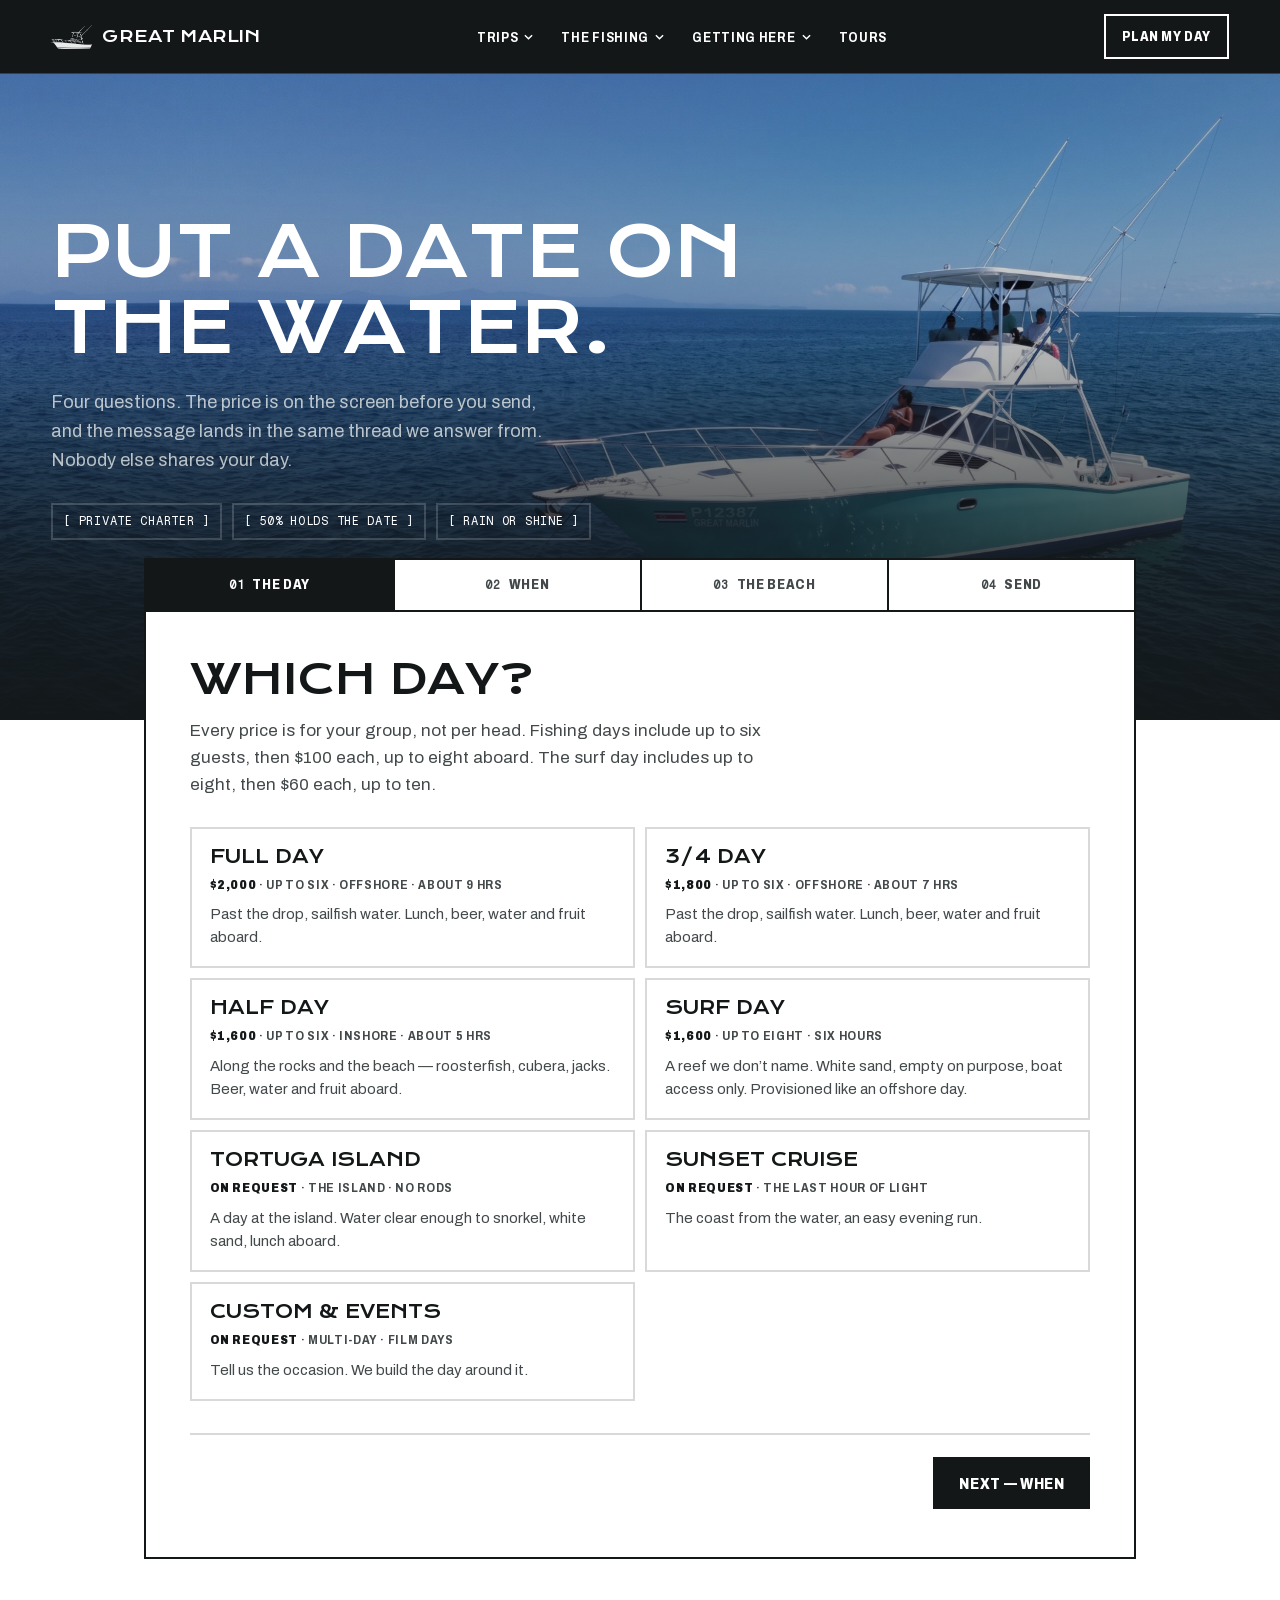
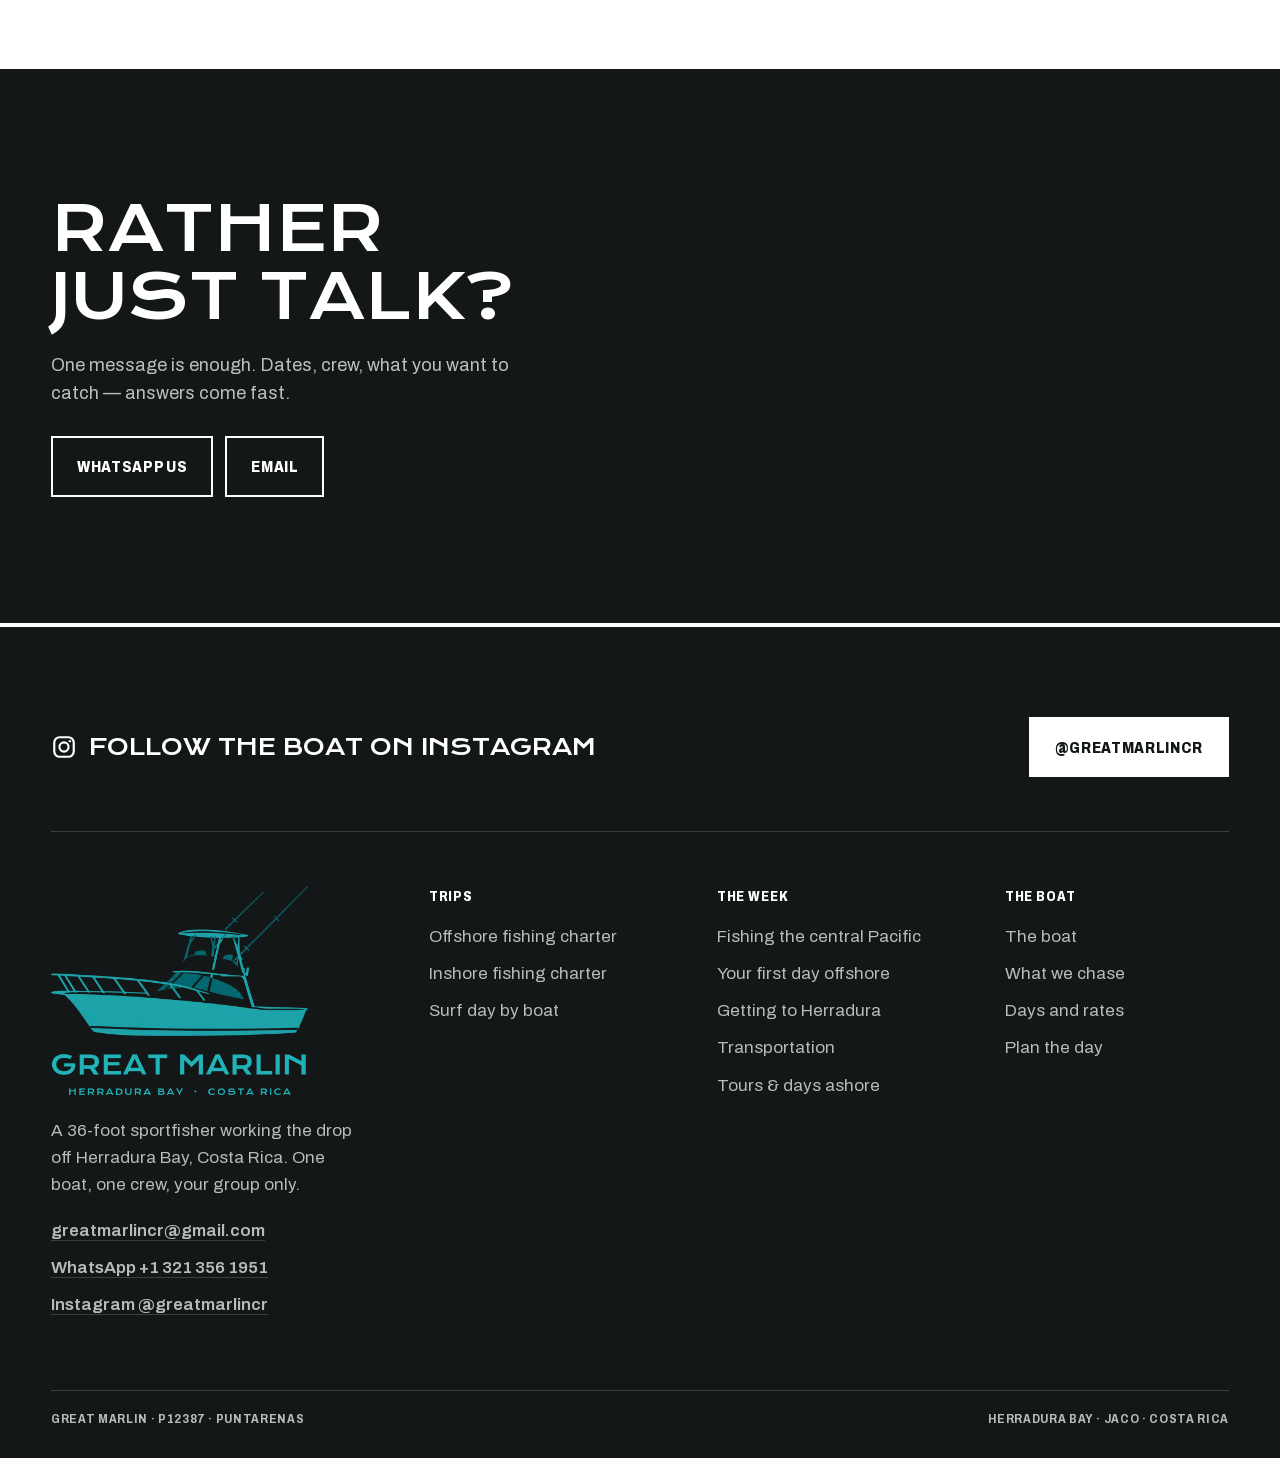
<file: book.html>
<!DOCTYPE html>
<html lang="en" data-endpoint="https://gm-mail.vercel.app/api/request">
<head>
<meta name="robots" content="noindex,nofollow">
<meta charset="UTF-8">
<meta name="viewport" content="width=device-width, initial-scale=1.0">

<title>Plan your day on the water | Great Marlin</title>
<meta name="description" content="Pick the day, tell us when and how many, and the price is on the screen before you send. Offshore 3/4 or full day, inshore half day, surf day, Tortuga Island — one boat, your group only.">
<link rel="canonical" href="https://greatmarlin.com/book.html">

<meta property="og:type" content="website">
<meta property="og:site_name" content="Great Marlin">
<meta property="og:url" content="https://greatmarlin.com/book.html">
<meta property="og:title" content="Put a date on the water — Great Marlin">
<meta property="og:description" content="Pick the day, when and how many. Price on screen before you send. One thread, answers fast.">
<meta property="og:image" content="https://greatmarlin.com/assets/og-logo.jpg">
<meta name="twitter:card" content="summary_large_image">
<meta name="theme-color" content="#091228">
<link rel="preload" href="assets/fonts/archivo-var.woff2" as="font" type="font/woff2" crossorigin>
<link rel="stylesheet" href="assets/site.css?v=ecb32440">
<script>document.documentElement.className+=' js';</script>
<link rel="icon" href="assets/favicon-32.png?v=2" type="image/png" sizes="32x32"><link rel="icon" href="assets/favicon-64.png?v=2" type="image/png" sizes="64x64">
<link rel="apple-touch-icon" href="assets/apple-touch-icon-v2.png">

</head>
<body>

<header class="topnav">
  <a class="brand" href="index.html" aria-label="Great Marlin, home"><img class="brand-mark" src="assets/logo/gm-mark-white-160.png" alt="" width="160" height="93"><span>Great Marlin</span></a>
  <ul class="nav-links">
    <li class="has-drop"><a href="index.html#rates" aria-haspopup="true">Trips<svg class="caret" viewBox="0 0 10 6" aria-hidden="true"><path d="M1 1l4 4 4-4" fill="none" stroke="currentColor" stroke-width="1.6"/></svg></a><ul class="drop"><li><a href="full-day-fishing-charter.html">Offshore fishing</a></li><li><a href="half-day-fishing-charter.html">Inshore fishing</a></li><li><a href="surf-trip.html">Surf day</a></li><li><a href="index.html#rates">All trips &amp; rates</a></li></ul></li>
    <li class="has-drop"><a href="costa-rica-fishing.html" aria-haspopup="true">The fishing<svg class="caret" viewBox="0 0 10 6" aria-hidden="true"><path d="M1 1l4 4 4-4" fill="none" stroke="currentColor" stroke-width="1.6"/></svg></a><ul class="drop"><li><a href="costa-rica-fishing.html">What we catch</a></li><li><a href="first-time-offshore.html">Your first day offshore</a></li></ul></li>
    <li class="has-drop"><a href="getting-here.html" aria-haspopup="true">Getting here<svg class="caret" viewBox="0 0 10 6" aria-hidden="true"><path d="M1 1l4 4 4-4" fill="none" stroke="currentColor" stroke-width="1.6"/></svg></a><ul class="drop"><li><a href="getting-here.html">From the airport</a></li><li><a href="transportation.html">Transportation</a></li></ul></li>
    <li><a href="tours.html">Tours</a></li>
  </ul>
  <div class="nav-cta">
    <a class="btn btn-flag" href="book.html">Plan my day</a>
    <button class="menu-btn" id="menuBtn" type="button" aria-expanded="false" aria-controls="sheet" aria-label="Open menu">
      <svg viewBox="0 0 20 20" fill="none" stroke="currentColor" stroke-width="2"><path d="M2 6h16M2 14h16"/></svg>
    </button>
  </div>
</header>
<nav class="sheet" id="sheet" aria-label="Menu" aria-hidden="true">
  <button class="sheet-close" id="sheetClose" type="button" aria-label="Close menu">
    <svg viewBox="0 0 18 18" fill="none" stroke="currentColor" stroke-width="2"><path d="M3 3l12 12M15 3L3 15"/></svg>
  </button>
  <a class="big" href="index.html">Home</a>
  <a class="big" href="index.html#rates">Trips &amp; rates</a>
  <a class="big sm" href="full-day-fishing-charter.html">Offshore fishing</a>
  <a class="big sm" href="half-day-fishing-charter.html">Inshore fishing</a>
  <a class="big sm" href="surf-trip.html">Surf day</a>
  <a class="big" href="index.html#boat">The boat</a>
  <a class="big" href="costa-rica-fishing.html">The fishing</a>
  <a class="big sm" href="first-time-offshore.html">Your first day offshore</a>
  <a class="big" href="getting-here.html">Getting here</a>
  <a class="big sm" href="transportation.html">Transportation</a>
  <a class="big" href="tours.html">Tours</a>
  <div class="sheet-foot">
    <a class="btn btn-flag" href="book.html">Plan my day</a>
    <a class="btn btn-line" href="https://wa.me/13213561951" target="_blank" rel="noopener">WhatsApp us</a>
    <a class="btn btn-line" href="mailto:greatmarlincr@gmail.com?subject=Charter%20question">Email us</a>
  </div>
</nav>

<main>

  <!-- ============ HERO ============ -->
  <header class="pg-hero pg-hero-short">
    <div class="pg-hero-media"><img src="assets/book-boat.jpg?v=17" alt="The Great Marlin in her own deep water, from the air" fetchpriority="high" style="--mpos:82% 55%"></div>
    <div class="pg-hero-grade"></div>
    <div class="pg-hero-inner shell">
      <h1>Put a date on the water.</h1>
      <p class="sub">Four questions. The price is on the screen before you send, and the message lands in the same thread we answer from. Nobody else shares your day.</p>
      <div class="stamp">
        <span>[ PRIVATE CHARTER ]</span>
        <span>[ 50% HOLDS THE DATE ]</span>
        <span>[ RAIN OR SHINE ]</span>
      </div>
    </div>
  </header>

  <!-- ============ THE PLANNER ============ -->
  <section class="band plan-band" id="planner">
    <div class="shell narrow">

      <ol class="plan-prog" aria-label="Steps">
        <li class="on"><span>01</span>The day</li>
        <li><span>02</span>When</li>
        <li><span>03</span>The beach</li>
        <li><span>04</span>Send</li>
      </ol>

      <div class="plan" id="plan">

        <!-- days already added to this stay (filled by script, hidden while empty) -->
        <div class="days" id="days" hidden></div>

        <!-- 01 THE DAY -->
        <div class="pane on" data-pane="day">
          <h2>Which day?</h2>
          <p class="lead">Every price is for your group, not per head. Fishing days include up to six guests, then $100 each, up to eight aboard. The surf day includes up to eight, then $60 each, up to ten.</p>
          <div class="opts">
            <label class="opt"><input type="radio" name="day" value="full"><b>Full day</b><span class="meta"><em>$2,000</em> · up to six · offshore · about 9 hrs</span><small>Past the drop, sailfish water. Lunch, beer, water and fruit aboard.</small></label>
            <label class="opt"><input type="radio" name="day" value="three"><b>3/4 day</b><span class="meta"><em>$1,800</em> · up to six · offshore · about 7 hrs</span><small>Past the drop, sailfish water. Lunch, beer, water and fruit aboard.</small></label>
            <label class="opt"><input type="radio" name="day" value="half"><b>Half day</b><span class="meta"><em>$1,600</em> · up to six · inshore · about 5 hrs</span><small>Along the rocks and the beach — roosterfish, cubera, jacks. Beer, water and fruit aboard.</small></label>
            <label class="opt"><input type="radio" name="day" value="surf"><b>Surf day</b><span class="meta"><em>$1,600</em> · up to eight · six hours</span><small>A reef we don&#8217;t name. White sand, empty on purpose, boat access only. Provisioned like an offshore day.</small></label>
            <label class="opt"><input type="radio" name="day" value="tortuga"><b>Tortuga Island</b><span class="meta"><em>On request</em> · the island · no rods</span><small>A day at the island. Water clear enough to snorkel, white sand, lunch aboard.</small></label>
            <label class="opt"><input type="radio" name="day" value="sunset"><b>Sunset cruise</b><span class="meta"><em>On request</em> · the last hour of light</span><small>The coast from the water, an easy evening run.</small></label>
            <label class="opt"><input type="radio" name="day" value="custom"><b>Custom &amp; events</b><span class="meta"><em>On request</em> · multi-day · film days</span><small>Tell us the occasion. We build the day around it.</small></label>
          </div>
          <div class="nav"><span></span><button type="button" class="btn btn-flag" data-next>Next &#8212; when</button></div>
        </div>

        <!-- 02 WHEN -->
        <div class="pane" data-pane="when">
          <h2>When, and how many aboard?</h2>
          <p class="lead">Dates can stay open &#8212; we&#8217;ll tell you what the boat has. Kids count as aboard; they nap below deck when they&#8217;re done.</p>
          <div class="row2">
            <div class="fld">
              <label for="p-date">Preferred date</label>
              <input id="p-date" type="date" name="date">
              <label class="check"><input id="p-flex" type="checkbox"> My dates are flexible</label>
            </div>
            <div class="fld">
              <label for="p-crew">Aboard</label>
              <div class="step">
                <button type="button" data-crew="-1" aria-label="One fewer">&#8722;</button>
                <output id="p-crew" for="p-crew">4</output>
                <button type="button" data-crew="1" aria-label="One more">+</button>
              </div>
            </div>
          </div>
          <div class="readout" id="readout"></div>
          <div class="addrow">
            <button type="button" class="btn btn-ghost" data-add>+ Add this day, plan another</button>
            <p class="fine">Here a few days? Add each one, then send them together and we come back with one price for the lot.</p>
          </div>
          <div class="nav"><button type="button" class="btn btn-ghost" data-prev>Back</button><button type="button" class="btn btn-flag" data-next>Next &#8212; the beach</button></div>
        </div>

        <!-- 03 THE DOCK -->
        <div class="pane" data-pane="dock">
          <h2>Door to the beach.</h2>
          <p class="lead">We meet on the beach in Herradura at 06:45 and a small panga runs you out to the boat. Our transportation partner, <a class="xlink" href="https://jacotransport.com" target="_blank" rel="noopener">Jaco Transport</a>, can do hotel and airport rides too, so the morning starts at your door if you want it to.</p>
          <div class="opts">
            <label class="opt"><input type="radio" name="ride" value="none"><b>We have it covered</b><small>We&#8217;ll find the beach ourselves.</small></label>
            <label class="opt"><input type="radio" name="ride" value="hotel"><b>Hotel to the boat and back</b><small>Picked up at your door, dropped back after.</small></label>
            <label class="opt"><input type="radio" name="ride" value="airport"><b>Airport as well</b><small>Arrival, the fishing day, departure &#8212; one thread.</small></label>
            <label class="opt"><input type="radio" name="ride" value="unsure"><b>Not sure yet</b><small>Tell me the options and the prices.</small></label>
          </div>
          <div class="fld" id="stay-fld">
            <label for="p-stay">Where are you staying?</label>
            <div class="stay-row">
              <input id="p-stay" type="text" name="stay" placeholder="Hotel, villa or town — Jacó, Herradura, Los Sueños, Hermosa&#8230;" autocomplete="off">
              <button type="button" class="pin-btn" id="pin-btn" aria-expanded="false" aria-controls="pin-wrap"><svg viewBox="0 0 24 24" fill="none" stroke="currentColor" stroke-width="2" stroke-linecap="round" stroke-linejoin="round" aria-hidden="true"><path d="M20 10c0 6-8 12-8 12s-8-6-8-12a8 8 0 0 1 16 0z"/><circle cx="12" cy="10" r="3"/></svg><span>Pin it on the map</span></button>
            </div>
            <p class="hint">Optional. Lots of places share a name; a pin sends the driver straight to your door.</p>
            <div class="pin-wrap" id="pin-wrap" hidden></div>
            <p class="pin-ok" id="pin-ok" hidden></p>
          </div>
          <div class="nav"><button type="button" class="btn btn-ghost" data-prev>Back</button><button type="button" class="btn btn-flag" data-next>Next &#8212; read it back</button></div>
        </div>

        <!-- 04 SEND -->
        <div class="pane" data-pane="send">
          <h2>Read it back, then send.</h2>
          <p class="lead">Send it from here and a confirmation lands in your inbox straight away. Prefer WhatsApp? That works too. Nothing is held until you hear from us, and you will, fast.</p>
          <div id="summary"></div>
          <div class="addrow addrow-send"><button type="button" class="btn btn-ghost" data-add>+ Add another day</button></div>
          <form id="p-form" novalidate>
            <div class="row2">
              <div class="fld"><label for="p-name">Your name</label><input id="p-name" name="name" required autocomplete="name"></div>
              <div class="fld"><label for="p-phone">WhatsApp or phone</label><input id="p-phone" name="phone" autocomplete="tel" inputmode="tel"></div>
            </div>
            <div class="fld"><label for="p-email">Email (your confirmation goes here)</label><input id="p-email" name="email" type="email" autocomplete="email" required></div>
            <div class="hp" aria-hidden="true"><label>Leave this empty<input name="website" tabindex="-1" autocomplete="off"></label></div>
            <div class="fld"><label for="p-notes">What do you want to catch? Kids&#8217; ages? Anything else</label><textarea id="p-notes" name="notes"></textarea></div>
            <div class="sendrow">
              <button type="button" class="btn btn-flag" id="send-direct">Send my request</button>
              <button type="button" class="btn btn-ghost" id="send-wa">WhatsApp instead</button>
            </div>
            <div class="nav"><button type="button" class="btn btn-ghost" data-prev>Back</button><span></span></div>
          </form>
          <div class="sent" id="sent">
            <h3 id="sent-h">Your day is written up.</h3>
            <p class="lead" id="sent-lead">If WhatsApp or mail didn&#8217;t open on its own, use the buttons. We answer from the same thread &#8212; dates, crew, what&#8217;s biting.</p>
            <div class="copybox" id="sent-text"></div>
            <div class="sendrow">
              <a class="btn btn-flag" id="sent-wa" href="#" target="_blank" rel="noopener">Open WhatsApp</a>
              <a class="btn btn-ghost" id="sent-mail" href="#">Open email</a>
              <button type="button" class="btn btn-ghost" id="sent-copy">Copy</button>
            </div>
            <div class="paybox">
              <h4>How payment works</h4>
              <ol>
                <li><b>We confirm the date.</b> Nothing is charged until we answer.</li>
                <li><b>50% deposit holds it, or pay in full.</b> Zelle, Venmo or PayPal. The details come in our reply.</li>
                <li><b>Paid the deposit? Settle the rest your way.</b> Cash in US dollars on the beach, or Zelle, Venmo or PayPal before the day.</li>
              </ol>
              <p class="fine">Cancel 10 or more days out and everything you paid comes back to you; inside 10 days the 50% deposit is kept and anything above it comes back. If the captain or the port calls the day off for safety, we move you to another date or refund everything you paid.</p>
            </div>
          </div>
        </div>

      </div>
    </div>
  </section>

  <!-- ============ CLOSER ============ -->
  <section class="closer">
    <div class="shell">
      <h2>Rather just talk?</h2>
      <p class="note">One message is enough. Dates, crew, what you want to catch &#8212; answers come fast.</p>
      <div class="closer-actions">
        <a class="btn btn-ghost" href="https://wa.me/13213561951" target="_blank" rel="noopener">WhatsApp us</a>
        <a class="btn btn-ghost" href="mailto:greatmarlincr@gmail.com?subject=Charter%20booking%20request">Email</a>
      </div>
    </div>
  </section>

</main>

<footer class="foot">
  <div class="shell">
    <div class="foot-ig">
      <p><svg viewBox="0 0 24 24" fill="none" stroke="currentColor" stroke-width="2" aria-hidden="true"><rect x="3" y="3" width="18" height="18" rx="5"/><circle cx="12" cy="12" r="4.2"/><circle cx="17.4" cy="6.6" r="1.1" fill="currentColor" stroke="none"/></svg><span>Follow the boat on Instagram</span></p>
      <a class="btn btn-flag" href="https://www.instagram.com/greatmarlincr/" target="_blank" rel="noopener">@greatmarlincr</a>
    </div>
    <div class="foot-grid">
      <div>
        <img class="foot-logo" src="assets/logo/gm-logo-teal.png?v=1" alt="Great Marlin, Herradura Bay, Costa Rica" width="900" height="730" loading="lazy" decoding="async">
        <p class="about">A 36-foot sportfisher working the drop off Herradura Bay, Costa Rica. One boat, one crew, your group only.</p>
        <ul class="foot-contact">
          <li><a href="mailto:greatmarlincr@gmail.com">greatmarlincr@gmail.com</a></li>
          <li><a href="https://wa.me/13213561951" target="_blank" rel="noopener">WhatsApp +1 321 356 1951</a></li>
          <li><a href="https://www.instagram.com/greatmarlincr/" target="_blank" rel="noopener">Instagram @greatmarlincr</a></li>
        </ul>
      </div>
      <div>
        <h2 class="fh">Trips</h2>
        <ul>
          <li><a href="full-day-fishing-charter.html">Offshore fishing charter</a></li>
          <li><a href="half-day-fishing-charter.html">Inshore fishing charter</a></li>
          <li><a href="surf-trip.html">Surf day by boat</a></li>
        </ul>
      </div>
      <div>
        <h2 class="fh">The week</h2>
        <ul>
          <li><a href="costa-rica-fishing.html">Fishing the central Pacific</a></li>
          <li><a href="first-time-offshore.html">Your first day offshore</a></li>
          <li><a href="getting-here.html">Getting to Herradura</a></li>
          <li><a href="transportation.html">Transportation</a></li>
          <li><a href="tours.html">Tours &amp; days ashore</a></li>
        </ul>
      </div>
      <div>
        <h2 class="fh">The boat</h2>
        <ul>
          <li><a href="index.html#boat">The boat</a></li>
          <li><a href="index.html#fish">What we chase</a></li>
          <li><a href="index.html#rates">Days and rates</a></li>
          <li><a href="book.html">Plan the day</a></li>
        </ul>
      </div>
    </div>
    <div class="foot-bar lbl">
      <span>Great Marlin &#183; P12387 &#183; Puntarenas</span>
      <span>Herradura Bay &#183; Jaco &#183; Costa Rica</span>
    </div>
  </div>
</footer>

<div class="toast" id="toast" role="status" aria-live="polite"></div>

<script src="assets/site.js?v=30475fb3" defer></script>
<script>
(function(){
  var $ = function(s, c){ return (c || document).querySelector(s); };
  var $$ = function(s, c){ return Array.prototype.slice.call((c || document).querySelectorAll(s)); };
  var WA = '13213561951', EMAIL = 'greatmarlincr@gmail.com';

  /* the price sheet mirrors index.html#rates — change both or neither */
  var DAYS = {
    full:    { name: 'Full day',        desc: 'offshore, about nine hours',       price: 2000, base: 6, extra: 100, max: 8, inc: 'Lunch, beer, water and fruit aboard' },
    three:   { name: '3/4 day',         desc: 'offshore, about seven hours',      price: 1800, base: 6, extra: 100, max: 8, inc: 'Lunch, beer, water and fruit aboard' },
    half:    { name: 'Half day',        desc: 'inshore, about five hours',        price: 1600, base: 6, extra: 100, max: 8, inc: 'Beer, water and fruit aboard' },
    surf:    { name: 'Surf day',        desc: 'the reef, six hours',              price: 1600, base: 8, extra: 60,  max: 10, inc: 'Provisioned like an offshore day' },
    tortuga: { name: 'Tortuga Island',  desc: 'the island, no rods',              price: 0,    base: 6, extra: 60,  max: 10, inc: '' },
    sunset:  { name: 'Sunset cruise',   desc: 'the last hour of light',           price: 0,    base: 6, extra: 60,  max: 10, inc: '' },
    custom:  { name: 'Custom & events', desc: 'multi-day, film days, occasions',  price: 0,    base: 6, extra: 0,   max: 13, inc: '' }
  };
  var RIDES = { none: 'No, we have it covered', hotel: 'Yes, hotel to the boat and back', airport: 'Yes, and the airport', unsure: 'Not sure yet, send options' };

  var state = { day: '', date: '', flex: false, crew: 4, ride: '', stay: '' };
  try { var sv = JSON.parse(localStorage.getItem('gm_plan') || 'null'); if (sv) state = Object.assign(state, sv); } catch (e) {}
  var q = new URLSearchParams(location.search);
  if (q.get('day') && DAYS[q.get('day')]) state.day = q.get('day');
  /* several days, one request: days already added sit in gm_trip; the day on screen joins them at send */
  var trip = [];
  try { var tv = JSON.parse(localStorage.getItem('gm_trip') || 'null'); if (Array.isArray(tv)) trip = tv.filter(function(t){ return t && DAYS[t.day]; }); } catch (e) {}

  var wrap = $('#plan'), panes = $$('.pane', wrap), prog = $$('.plan-prog li'), step = 0;
  function save(){ try { localStorage.setItem('gm_plan', JSON.stringify(state)); } catch (e) {} }
  function money(n){ return '$' + n.toLocaleString('en-US'); }
  function esc(t){ return String(t).replace(/[&<>"]/g, function(c){ return { '&': '&amp;', '<': '&lt;', '>': '&gt;', '"': '&quot;' }[c]; }); }
  function saveTrip(){ try { if (trip.length) localStorage.setItem('gm_trip', JSON.stringify(trip)); else localStorage.removeItem('gm_trip'); } catch (e) {} }
  function est(t){ t = t || state; var d = DAYS[t.day]; if (!d || !d.price) return null; return d.price + Math.max(0, t.crew - d.base) * d.extra; }
  function fmtDate(s){ if (!s) return ''; var p = s.split('-'); var dt = new Date(+p[0], +p[1] - 1, +p[2]); if (isNaN(dt)) return ''; return dt.toLocaleDateString('en-US', { weekday: 'short', day: 'numeric', month: 'short', year: 'numeric' }); }
  function dateLabel(t){ t = t || state; return t.flex ? 'Flexible' : (fmtDate(t.date) || 'Not set yet'); }
  function shortDate(t, wd){ if (t.flex) return 'Flexible'; var p = (t.date || '').split('-'), dt = new Date(+p[0], +p[1] - 1, +p[2]);
    return (t.date && !isNaN(dt)) ? dt.toLocaleDateString('en-US', wd ? { weekday: 'short', month: 'short', day: 'numeric' } : { month: 'short', day: 'numeric' }) : 'Date open'; }
  function current(){ return state.day ? { day: state.day, date: state.date, flex: !!state.flex, crew: state.crew } : null; }
  function all(){ var c = current(); return trip.concat(c ? [c] : []); }
  function totalOf(list){ var sum = 0, open = 0; list.forEach(function(t){ var e = est(t); if (e) sum += e; else open++; });
    return sum ? money(sum) + (open ? ' + ' + open + ' on request' : '') : 'On request'; }
  function datesText(list){
    var a = list.map(function(t){ return shortDate(t, true); }).join(' · ');
    if (a.length <= 60) return a;
    a = list.map(function(t){ return shortDate(t); }).join(', ');
    return a.length <= 60 ? a : shortDate(list[0]) + ' to ' + shortDate(list[list.length - 1]) + ' (' + list.length + ' days)';
  }
  function allN(list){ return list.length === 2 ? 'both days' : 'all ' + list.length + ' days'; }
  function dayLine(t, n){ var d = DAYS[t.day], e = est(t);
    return 'Day ' + n + ': ' + d.name + ' (' + d.desc + '), ' + dateLabel(t) + ', ' + t.crew + ' aboard, ' + (e ? money(e) : 'on request') + '.'; }
  function pinUrl(){ return state.pin ? 'https://www.google.com/maps?q=' + (+state.pin[0]).toFixed(6) + ',' + (+state.pin[1]).toFixed(6) : ''; }
  function stayText(max){
    var u = pinUrl(), s = state.stay || ''; if (!u) return s;
    var suf = (s ? ' — map pin: ' : 'Map pin: ') + u;
    if (max && s.length + suf.length > max) s = s.slice(0, max - suf.length - 1) + '…';
    return s + suf;
  }
  /* the request's fields: one day reads exactly as before; several days roll up into the same fields */
  function request(){
    var list = all(), t = list[0] || state, d = DAYS[t.day] || {}, e = est(t), f;
    if (list.length < 2) f = { trip: d.name, base: d.desc, rate: e ? money(e) : 'On request', dateText: dateLabel(t), pax: t.crew, notes: '' };
    else f = { trip: (list.length + '-day trip: ' + list.map(function(x){ return DAYS[x.day].name; }).join(', ')).slice(0, 160),
      base: 'one price for ' + allN(list), rate: totalOf(list) + ' estimated, ' + allN(list),
      dateText: datesText(list), pax: Math.max.apply(null, list.map(function(x){ return x.crew; })),
      notes: ['Days requested, one price for the lot please:'].concat(list.map(function(x, i){ return dayLine(x, i + 1); })).concat(['Estimated total: ' + totalOf(list) + '.']).join('\n'),
      items: list.map(function(x){ var dd = DAYS[x.day], ee = est(x); return { name: dd.name, kind: 'boat', detail: x.crew + ' aboard, ' + dd.desc, rate: ee ? money(ee) : 'On request', when: dateLabel(x) }; }) };
    f.transport = RIDES[state.ride] || ''; f.stay = stayText(200);
    if (state.pin) f.stayMap = pinUrl();
    return f;
  }

  function go(n, quiet){
    step = Math.max(0, Math.min(panes.length - 1, n));
    panes.forEach(function(p, i){ p.classList.toggle('on', i === step); });
    prog.forEach(function(p, i){ p.classList.toggle('on', i === step); p.classList.toggle('done', i < step); });
    if (step === 1) readout();
    if (step === 3) summary();
    days();
    save();
    if (!quiet) $('#planner').scrollIntoView({ behavior: 'smooth', block: 'start' });
  }

  /* 01 + 03: the option cards */
  function sync(){ $$('.opt', wrap).forEach(function(o){ o.classList.toggle('on', $('input', o).checked); }); }
  $$('input[name=day]', wrap).forEach(function(i){ i.checked = i.value === state.day; i.addEventListener('change', function(){ state.day = i.value; var d = DAYS[state.day]; if (d && state.crew > d.max) state.crew = d.max; crewO.value = state.crew; sync(); save(); days(); }); });
  $$('input[name=ride]', wrap).forEach(function(i){ i.checked = i.value === state.ride; i.addEventListener('change', function(){ state.ride = i.value; sync(); save(); }); });
  sync();

  /* 02: date, flexibility, crew */
  var dateI = $('#p-date'), flexI = $('#p-flex'), crewO = $('#p-crew'), stayI = $('#p-stay');
  dateI.value = state.date || ''; flexI.checked = !!state.flex; crewO.value = state.crew; stayI.value = state.stay || '';
  dateI.addEventListener('change', function(){ state.date = dateI.value; if (state.date) { state.flex = false; flexI.checked = false; } readout(); save(); });
  flexI.addEventListener('change', function(){ state.flex = flexI.checked; readout(); save(); });
  stayI.addEventListener('input', function(){ state.stay = stayI.value; save(); });

  /* 03: optional map pin for the pickup (Leaflet + OpenStreetMap, no key; loaded only when the map is opened) */
  var HERRADURA = [9.64, -84.65], leafP, map = null, marker = null;
  var pinBtn = $('#pin-btn'), pinWrap = $('#pin-wrap'), pinOk = $('#pin-ok');
  function loadLeaflet(){
    if (leafP) return leafP;
    leafP = new Promise(function(res, rej){
      var l = document.createElement('link'); l.rel = 'stylesheet'; l.href = 'https://cdnjs.cloudflare.com/ajax/libs/leaflet/1.9.4/leaflet.min.css'; document.head.appendChild(l);
      var sc = document.createElement('script'); sc.src = 'https://cdnjs.cloudflare.com/ajax/libs/leaflet/1.9.4/leaflet.min.js';
      sc.onload = res; sc.onerror = function(){ leafP = null; rej(); }; document.head.appendChild(sc);
    });
    return leafP;
  }
  function osm(u){ return fetch('https://nominatim.openstreetmap.org/' + u).then(function(r){ return r.json(); }).catch(function(){ return null; }); }
  function paintPin(near){
    if (!state.pin) { pinOk.hidden = true; pinOk.innerHTML = ''; return; }
    pinOk.hidden = false;
    pinOk.innerHTML = '<span>' + (near ? 'Pinned near <b>' + esc(near) + '</b>.' : 'Pinned. The crew gets a map link to your door.') + '</span> '
      + '<a href="' + pinUrl() + '" target="_blank" rel="noopener">Check it on Google Maps</a>';
  }
  function setPin(lat, lng){
    state.pin = [+lat.toFixed(6), +lng.toFixed(6)]; save(); paintPin();
    var at = state.pin.join(',');
    osm('reverse?format=json&zoom=17&lat=' + lat + '&lon=' + lng).then(function(r){
      if (r && r.display_name && state.pin && state.pin.join(',') === at) paintPin(r.display_name.split(',').slice(0, 3).join(','));
    });
  }
  function place(lat, lng, zoom){
    if (!marker) { marker = window.L.marker([lat, lng], { draggable: true }).addTo(map); marker.on('dragend', function(){ var m = marker.getLatLng(); setPin(m.lat, m.lng); }); }
    else marker.setLatLng([lat, lng]);
    map.setView([lat, lng], zoom || Math.max(map.getZoom(), 15));
    setPin(lat, lng);
  }
  function buildMap(){
    pinWrap.innerHTML = '<div class="pin-map"></div><div class="pin-bar"><span>Tap the map to drop a pin, then drag it to fine-tune.</span><button type="button" data-clear>Clear pin</button></div>';
    map = window.L.map($('.pin-map', pinWrap), { scrollWheelZoom: false }).setView(state.pin || HERRADURA, state.pin ? 16 : 12);
    window.L.tileLayer('https://{s}.tile.openstreetmap.org/{z}/{x}/{y}.png', { maxZoom: 19, attribution: '&copy; OpenStreetMap' }).addTo(map);
    if (state.pin) { marker = window.L.marker(state.pin, { draggable: true }).addTo(map); marker.on('dragend', function(){ var m = marker.getLatLng(); setPin(m.lat, m.lng); }); }
    map.on('click', function(e){ place(e.latlng.lat, e.latlng.lng); });
    $('[data-clear]', pinWrap).addEventListener('click', function(){
      if (marker) { map.removeLayer(marker); marker = null; }
      state.pin = null; save(); paintPin();
    });
    /* typed a place already? centre the map on it, the guest still drops the pin */
    if (!state.pin && stayI.value.trim()) osm('search?format=json&limit=1&countrycodes=cr&viewbox=-84.95,9.95,-84.35,9.35&q=' + encodeURIComponent(stayI.value.trim()))
      .then(function(h){ if (h && h[0] && !state.pin) map.setView([+h[0].lat, +h[0].lon], 16); });
    setTimeout(function(){ map.invalidateSize(); }, 60);
  }
  function pinLabel(open){ pinBtn.setAttribute('aria-expanded', open ? 'true' : 'false'); $('span', pinBtn).textContent = open ? 'Hide the map' : (state.pin ? 'Move the pin' : 'Pin it on the map'); }
  pinBtn.addEventListener('click', function(){
    if (map) { pinWrap.hidden = !pinWrap.hidden; pinLabel(!pinWrap.hidden); if (!pinWrap.hidden) setTimeout(function(){ map.invalidateSize(); }, 60); return; }
    pinWrap.hidden = false; pinBtn.disabled = true; pinLabel(true);
    loadLeaflet().then(function(){ pinBtn.disabled = false; buildMap(); })
      .catch(function(){ pinBtn.disabled = false; pinWrap.hidden = true; pinLabel(false); toast('Map could not load. Type the place instead'); });
  });
  paintPin(); pinLabel(false);
  $$('[data-crew]', wrap).forEach(function(b){ b.addEventListener('click', function(){
    var d = DAYS[state.day] || { max: 10 };
    state.crew = Math.max(1, Math.min(d.max || 10, state.crew + parseInt(b.getAttribute('data-crew'), 10)));
    crewO.value = state.crew; readout(); save();
  }); });

  function readout(){
    var d = DAYS[state.day], r = $('#readout');
    if (!d) { r.innerHTML = '<span class="m m-dim">Pick a day first</span>'; return; }
    var e = est(), extra = Math.max(0, state.crew - d.base);
    r.innerHTML = '<span class="m">' + esc(d.name) + ' &#183; ' + state.crew + ' aboard' + (extra ? ' &#183; ' + extra + ' beyond the base ' + d.base : '') + '</span>'
      + (e ? '<b>' + money(e) + '</b><span class="m m-dim">for your group' + (extra ? ' &#183; incl. ' + money(extra * d.extra) + ' for the extra ' + (extra === 1 ? 'guest' : 'guests') : '') + '</span>'
           : '<b>On request</b><span class="m m-dim">we price it with you</span>');
  }

  /* 04: read it back */
  function dockDd(){
    return '<dt>To the beach</dt><dd>' + esc(RIDES[state.ride] || 'Not said yet') + (state.stay ? '<br><span class="m m-dim">' + esc(state.stay) + '</span>' : '')
      + (state.pin ? '<br><a class="pin-link" href="' + pinUrl() + '" target="_blank" rel="noopener">Map pin</a>' : '') + '</dd>';
  }
  function summary(){
    var list = all(), s = $('#summary');
    if (!list.length) { s.innerHTML = '<p class="fine">Go back and pick a day first.</p>'; return; }
    if (list.length > 1) {
      s.innerHTML = '<dl class="sum">'
        + list.map(function(t, i){ var d = DAYS[t.day], e = est(t);
            return '<dt>Day ' + (i + 1) + '</dt><dd>' + esc(d.name) + '<br><span class="m m-dim">' + esc(dateLabel(t)) + ' &#183; ' + t.crew + ' aboard &#183; ' + (e ? money(e) : 'on request') + '</span>'
              + (i < trip.length ? ' <button type="button" class="rm" data-rm="' + i + '">Remove</button>' : '') + '</dd>'; }).join('')
        + dockDd() + '</dl>'
        + '<div class="total"><span class="m m-dim">' + allN(list).replace(/^./, function(c){ return c.toUpperCase(); }) + ', for your group</span><b>' + totalOf(list) + '</b></div>'
        + '<p class="fine">One request, one price for the lot: we check every date and come back with a single figure. A 50% deposit holds the dates, or pay in full (Zelle, Venmo or PayPal); any balance is paid in cash on the day or by app before it. Nothing is charged until we answer.</p>';
      return;
    }
    var t = list[0], d = DAYS[t.day], e = est(t);
    s.innerHTML = '<dl class="sum">'
      + '<dt>The day</dt><dd>' + esc(d.name) + '<br><span class="m m-dim">' + esc(d.desc) + '</span></dd>'
      + '<dt>Date</dt><dd>' + esc(dateLabel(t)) + '</dd>'
      + '<dt>Aboard</dt><dd>' + t.crew + '</dd>'
      + dockDd()
      + '</dl>'
      + '<div class="total"><span class="m m-dim">' + (e ? 'For your group, not per head' : 'Priced with you') + '</span><b>' + (e ? money(e) : 'On request') + '</b></div>'
      + '<p class="fine">' + (d.inc ? esc(d.inc) + '. ' : '') + 'A 50% deposit holds your date, or pay in full (Zelle, Venmo or PayPal); any balance is paid in cash on the day or by app before it. Nothing is charged until we answer.</p>';
  }

  /* the days already added: a small box over the steps, with remove buttons and the running estimate */
  function days(){
    var box = $('#days');
    if (!trip.length || step === 3) { box.hidden = true; box.innerHTML = ''; return; }
    box.hidden = false;
    box.innerHTML = '<div class="days-head"><span class="m">Your stay so far</span><span class="m m-dim">' + trip.length + (trip.length === 1 ? ' day' : ' days') + ' added</span></div>'
      + '<ul class="days-list">' + trip.map(function(t, i){ var d = DAYS[t.day], e = est(t);
          return '<li><div><b>' + esc(d.name) + '</b><span class="m m-dim">' + esc(shortDate(t, true)) + ' &#183; ' + t.crew + ' aboard</span></div>'
            + '<span class="days-price">' + (e ? money(e) : 'On request') + '</span>'
            + '<button type="button" class="rm" data-rm="' + i + '" aria-label="Remove ' + esc(d.name + ', ' + shortDate(t, true)) + '">Remove</button></li>'; }).join('') + '</ul>'
      + '<div class="days-foot"><span class="m m-dim">' + (state.day ? 'Added so far, plus the day you&#8217;re planning' : 'Added so far') + '</span><b>' + totalOf(trip) + '</b></div>'
      + (step === 0 && !state.day ? '<button type="button" class="btn btn-ghost days-done" data-done>That&#8217;s all &#8212; on to the beach</button>' : '');
  }
  function addDay(){
    var c = current();
    if (!c && !trip.length) return toast('Pick a day first');
    if (c) {
      if (!c.date && !c.flex) { go(1); dateI.focus(); return toast('Pick a date, or tick flexible'); }
      trip.push(c); saveTrip();
      state.day = ''; state.date = ''; state.flex = false;
      $$('input[name=day]', wrap).forEach(function(i){ i.checked = false; }); sync();
      dateI.value = ''; flexI.checked = false;
      toast(DAYS[c.day].name + ' added. Pick the next day');
    }
    go(0);
  }
  wrap.addEventListener('click', function(e){
    var t = e.target;
    if (t.closest('[data-add]')) return addDay();
    if (t.closest('[data-done]')) return go(2);
    var rm = t.closest('[data-rm]');
    if (rm) { trip.splice(+rm.getAttribute('data-rm'), 1); saveTrip(); days(); if (step === 3) summary(); toast('Day removed'); }
  });

  $$('[data-next]', wrap).forEach(function(b){ b.addEventListener('click', function(){
    if (step === 0 && !state.day) return toast(trip.length ? 'Pick another day, or tap That’s all' : 'Pick a day first');
    go(step + 1);
  }); });
  $$('[data-prev]', wrap).forEach(function(b){ b.addEventListener('click', function(){ go(step - 1); }); });

  function lines(){
    var list = all(), ride = 'Ride to the beach: ' + (RIDES[state.ride] || 'not said') + (state.stay ? ' — staying at ' + state.stay : ''), pin = state.pin ? ['Map pin: ' + pinUrl()] : [];
    if (list.length > 1) return ['Days: ' + list.length + ' — one price for the lot, please']
      .concat(list.map(function(t, i){ return dayLine(t, i + 1); }))
      .concat(['Estimated total: ' + totalOf(list), ride]).concat(pin);
    var t = list[0] || state, d = DAYS[t.day], e = est(t);
    return [
      'Day: ' + (d ? d.name + ' (' + d.desc + ')' : 'not picked'),
      'Date: ' + dateLabel(t),
      'Aboard: ' + t.crew,
      'Price: ' + (e ? money(e) : 'on request'),
      ride
    ].concat(pin);
  }
  function build(){
    var el = $('#p-form').elements, list = all(), d = DAYS[(list[0] || state).day], many = list.length > 1;
    var L = [many ? 'Hi — planning ' + list.length + ' days on the Great Marlin.' : 'Hi — planning a day on the Great Marlin.'].concat(lines()).concat([
      'Name: ' + el['name'].value.trim(),
      el['phone'].value.trim() ? 'WhatsApp / phone: ' + el['phone'].value.trim() : '',
      el['email'].value.trim() ? 'Email: ' + el['email'].value.trim() : '',
      el['notes'].value.trim() ? 'Notes: ' + el['notes'].value.trim() : ''
    ]).filter(Boolean);
    var body = L.join('\n');
    var subj = many ? list.length + ' days — ' + datesText(list) + ' — booking request' : (d ? d.name : 'Charter') + ' — ' + dateLabel(list[0]) + ' — booking request';
    return { text: body,
      wa: 'https://wa.me/' + WA + '?text=' + encodeURIComponent(body),
      mail: 'mailto:' + EMAIL + '?subject=' + encodeURIComponent(subj) + '&body=' + encodeURIComponent(body + '\n\nSent from greatmarlin.com') };
  }
  function ready(){
    var el = $('#p-form').elements;
    if (!all().length) { go(0); return toast('Pick a day first'), false; }
    if (!el['name'].value.trim()) { el['name'].focus(); toast('Your name, so we know who to answer'); return false; }
    return true;
  }
  function send(kind){
    if (!ready()) return;
    var r = build(), sent = $('#sent');
    $('#sent-text').textContent = r.text; $('#sent-wa').href = r.wa; $('#sent-mail').href = r.mail;
    sent.classList.add('on'); $('#p-form').classList.add('off');
    if (kind === 'wa') window.open(r.wa, '_blank', 'noopener');
    if (kind === 'mail') location.href = r.mail;
    try { localStorage.removeItem('gm_plan'); localStorage.removeItem('gm_trip'); } catch (e) {}
    sent.scrollIntoView({ behavior: 'smooth', block: 'center' });
  }
  /* direct send: emails the guest a confirmation and us the request (gm-mail on Vercel).
     No endpoint set, or the send fails: fall back to the WhatsApp / email-app path. */
  var ENDPOINT = document.documentElement.getAttribute('data-endpoint') || '';
  var t0 = Date.now(), human = false;
  ['pointerdown', 'keydown', 'touchstart'].forEach(function(t){ document.addEventListener(t, function(){ human = true; }, { once: true, passive: true }); });
  function sentOk(email){
    var r = build(), s = $('#sent');
    $('#sent-text').textContent = r.text; $('#sent-wa').href = r.wa; $('#sent-mail').href = r.mail;
    $('#sent-h').textContent = 'Request sent.';
    $('#sent-lead').textContent = 'A confirmation is on its way to ' + email + '. We check the boat’s calendar and answer from the same thread. Nothing else to do.';
    s.classList.add('on'); s.classList.add('ok'); $('#p-form').classList.add('off');
    try { localStorage.removeItem('gm_plan'); localStorage.removeItem('gm_trip'); } catch (e) {}
    s.scrollIntoView({ behavior: 'smooth', block: 'center' });
  }
  function direct(){
    if (!ready()) return;
    var el = $('#p-form').elements, email = el['email'].value.trim();
    if (!/^[^\s@]+@[^\s@]+\.[^\s@]{2,}$/.test(email)) { el['email'].focus(); return toast('Your email, so the confirmation can reach you'); }
    if (!ENDPOINT) return send('mail');
    /* request() rolls several days into the same fields (trip, dates, rate, a per-day list on top of the notes),
       so gm-mail needs no change; stayMap + items ride along for a later template. */
    var f = request(), btn = $('#send-direct');
    btn.disabled = true; btn.textContent = 'Sending…';
    var payload = { kind: 'boat', trip: f.trip, base: f.base, rate: f.rate, dateText: f.dateText, pax: f.pax,
      transport: f.transport, stay: f.stay, name: el['name'].value.trim(), email: email, phone: el['phone'].value.trim(),
      notes: [f.notes, f.notes && el['notes'].value.trim() ? 'Guest notes: ' + el['notes'].value.trim() : el['notes'].value.trim()].filter(Boolean).join('\n\n'),
      page: location.href, website: el['website'] ? el['website'].value : '',
      secs: Math.round((Date.now() - t0) / 1000), human: human };
    if (f.stayMap) payload.stayMap = f.stayMap;
    if (f.items) payload.items = f.items;
    var ctl = typeof AbortController !== 'undefined' ? new AbortController() : null;
    var tm = setTimeout(function(){ if (ctl) ctl.abort(); }, 12000);
    fetch(ENDPOINT, { method: 'POST', headers: { 'Content-Type': 'application/json' }, body: JSON.stringify(payload), signal: ctl ? ctl.signal : undefined })
      .then(function(r){ clearTimeout(tm); if (!r.ok) throw new Error(r.status); return r.json(); })
      .then(function(){ sentOk(email); })
      .catch(function(){ clearTimeout(tm); btn.disabled = false; btn.textContent = 'Send my request'; toast('Could not send. Use WhatsApp or email below'); send(null); });
  }
  $('#send-direct').addEventListener('click', direct);
  $('#send-wa').addEventListener('click', function(){ send('wa'); });
  $('#sent-copy').addEventListener('click', function(){ copy($('#sent-text').textContent); });
  $('#p-form').addEventListener('submit', function(e){ e.preventDefault(); direct(); });

  function copy(t){
    if (navigator.clipboard && navigator.clipboard.writeText) navigator.clipboard.writeText(t).then(function(){ toast('Copied'); }, function(){ toast('Select the text and copy'); });
    else toast('Select the text and copy');
  }
  var tt = $('#toast'), tm;
  function toast(m){ tt.textContent = m; tt.classList.add('on'); clearTimeout(tm); tm = setTimeout(function(){ tt.classList.remove('on'); }, 2400); }

  go(q.get('day') ? 1 : 0, true);
})();
</script>
</body>
</html>
</file>
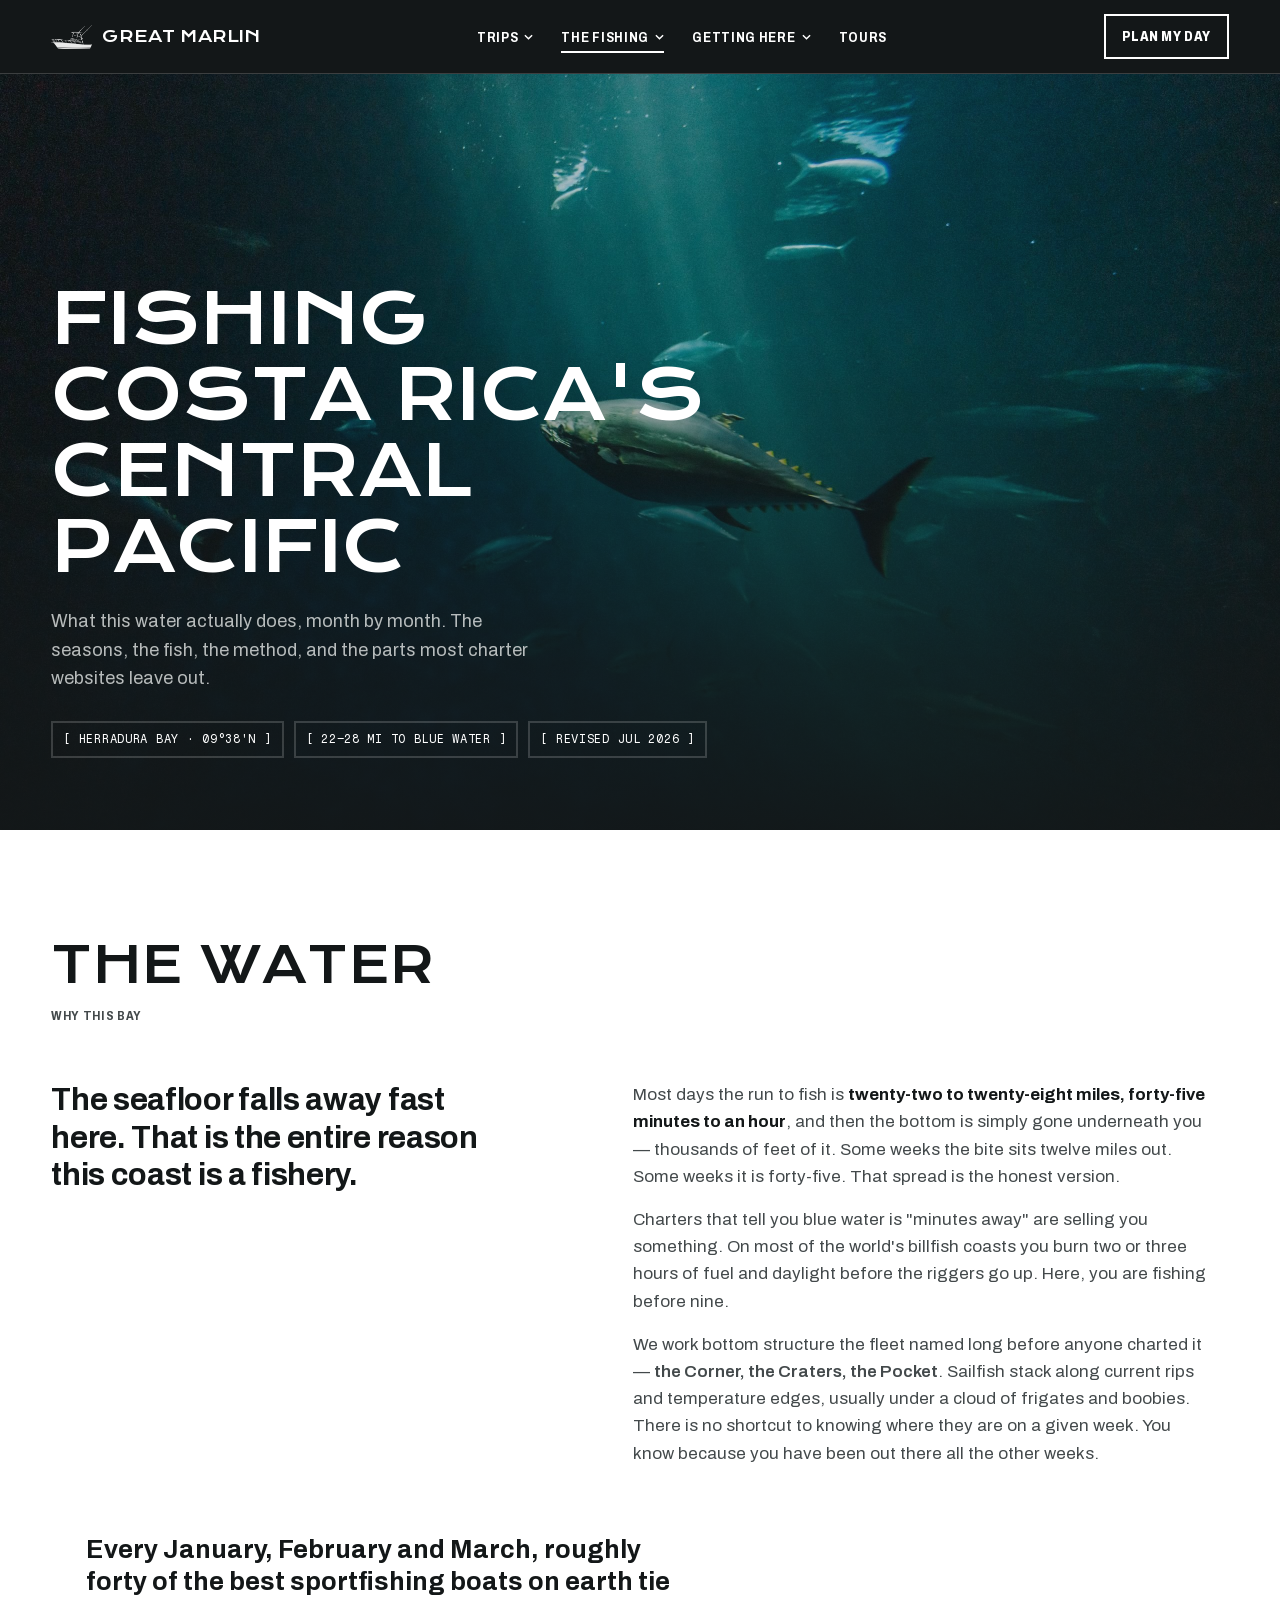
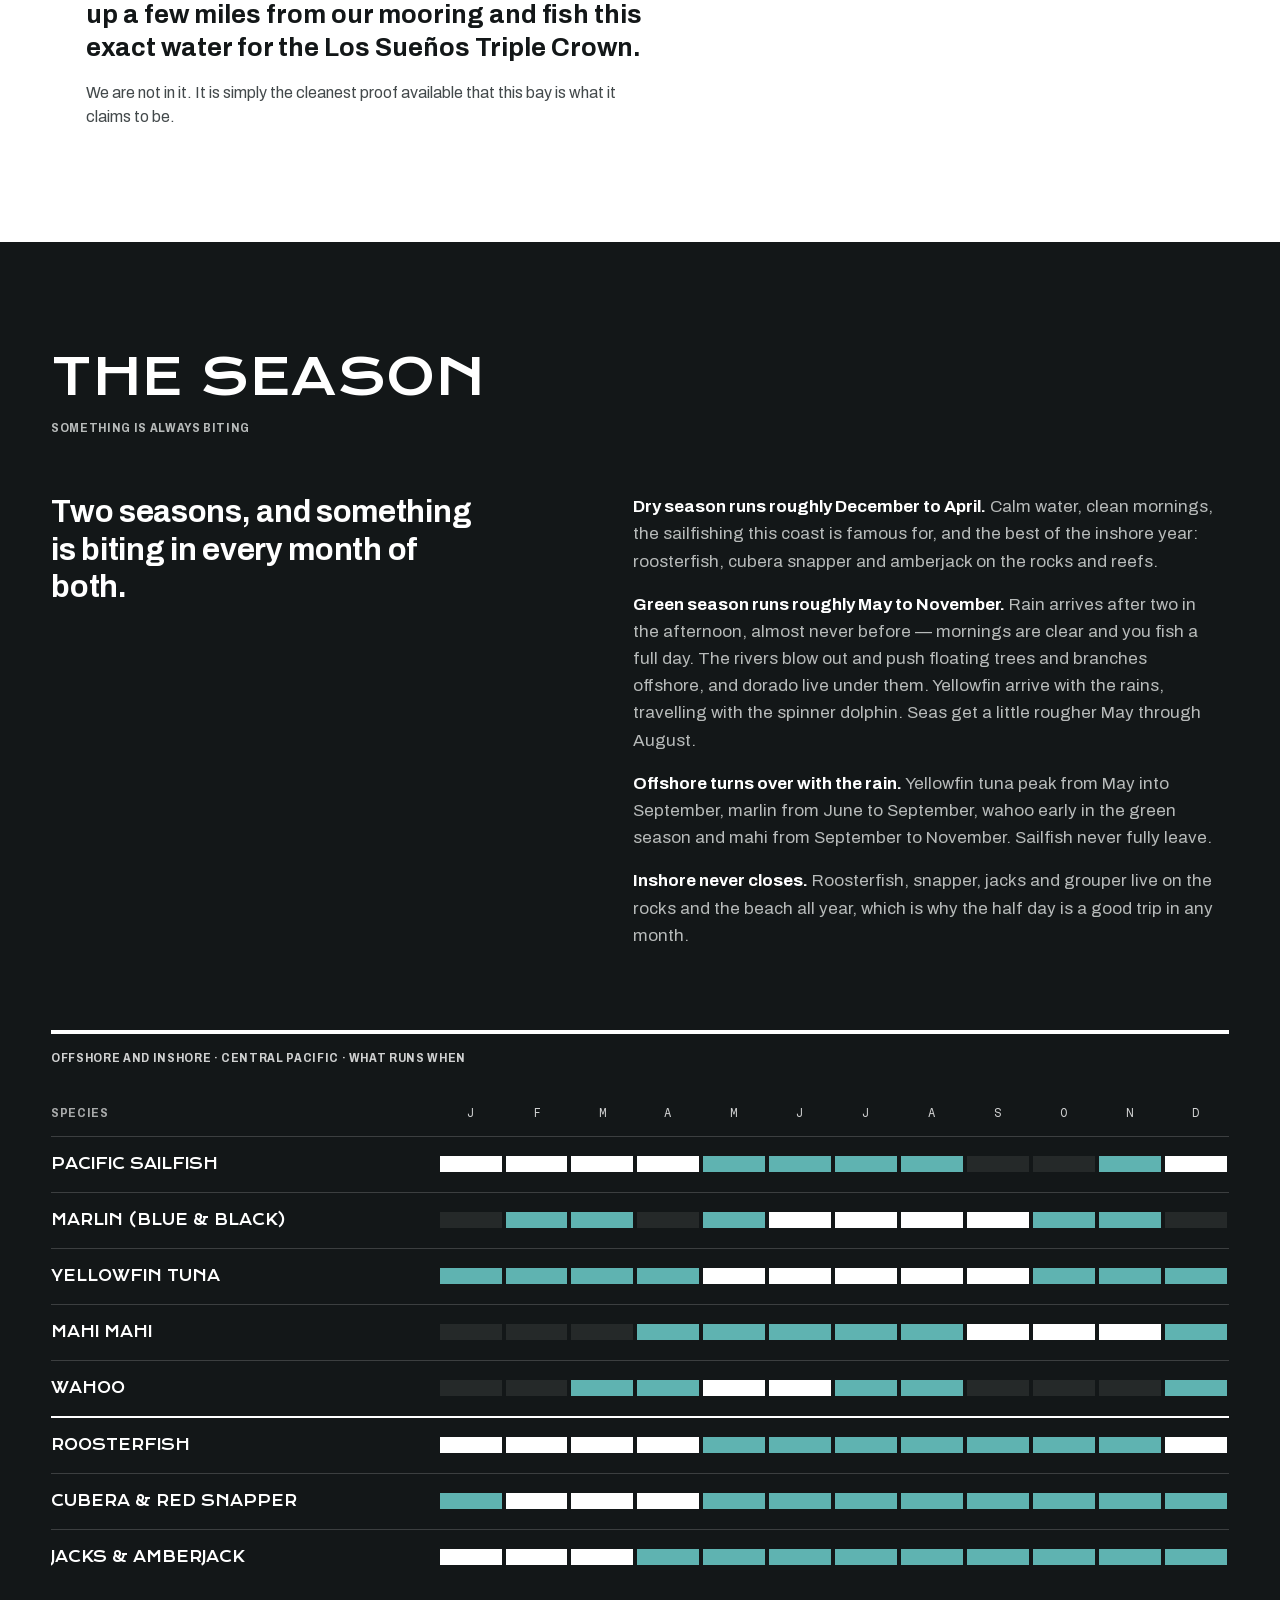
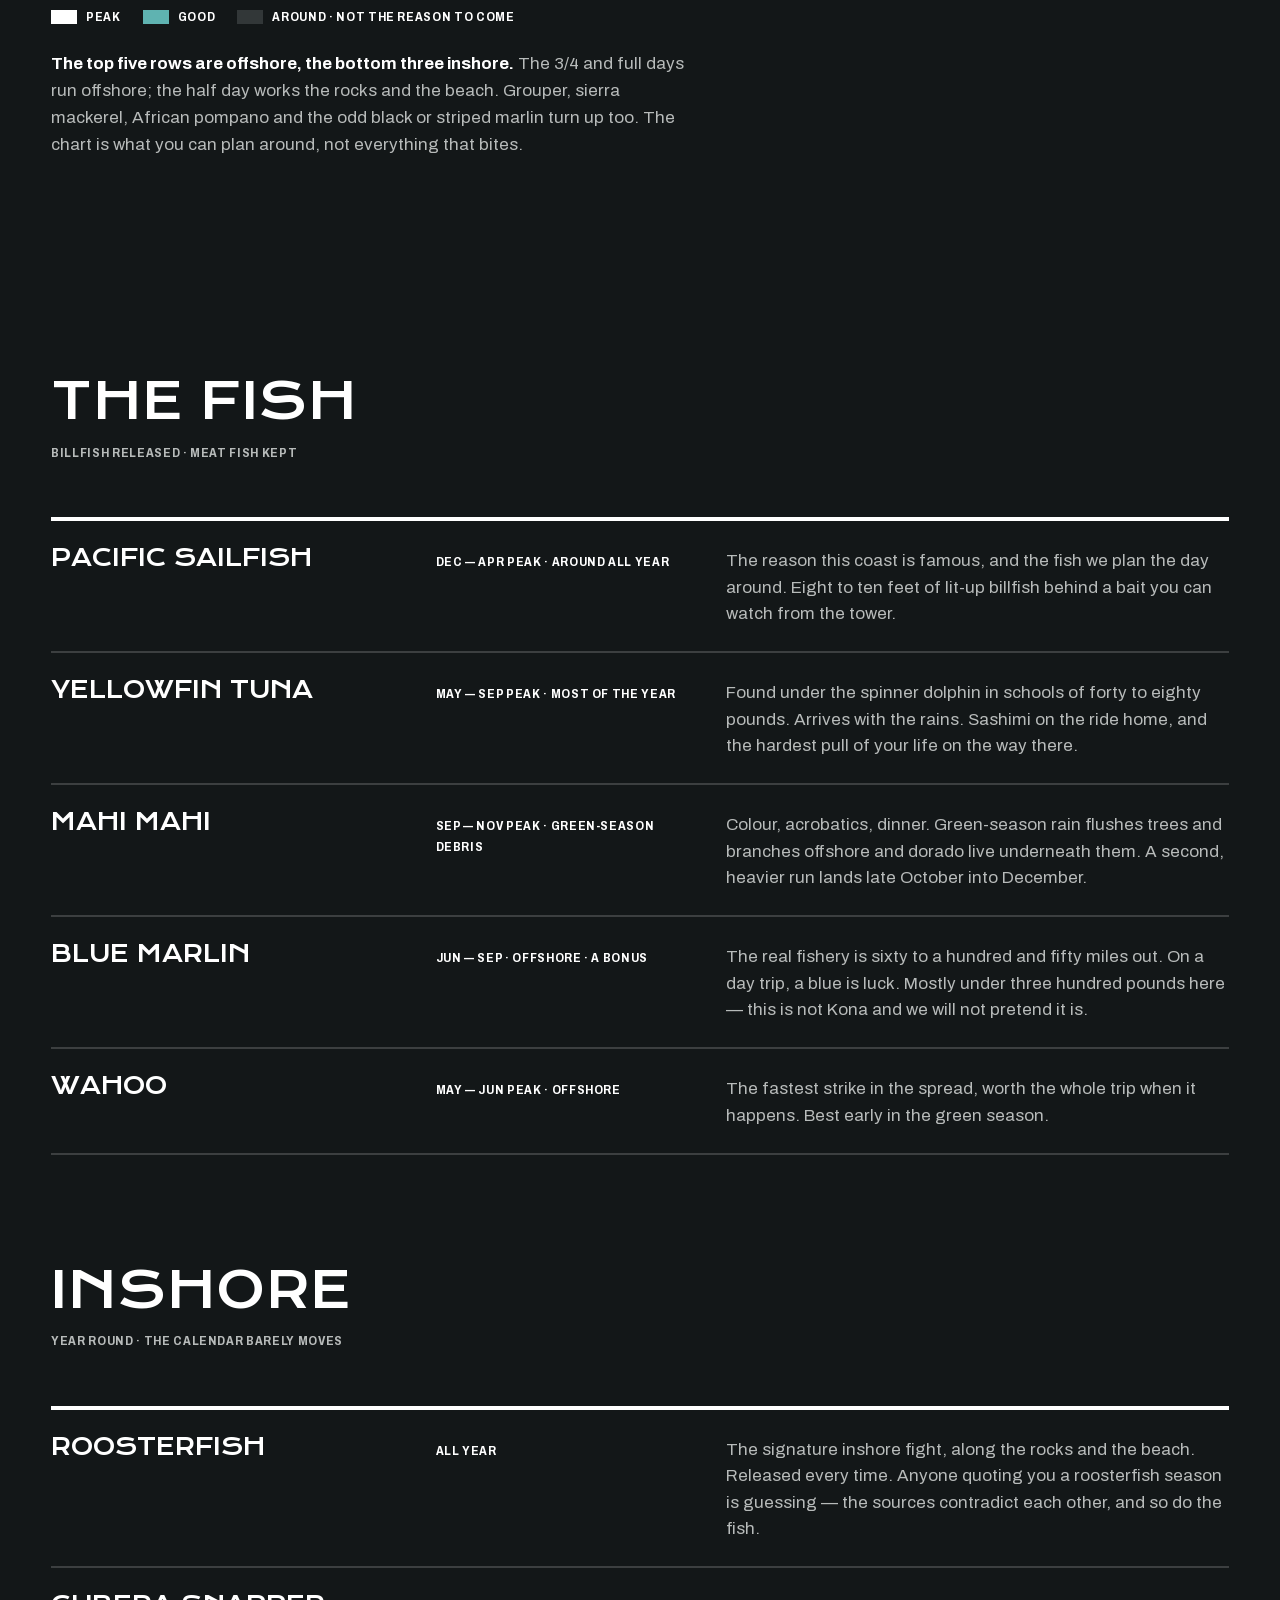
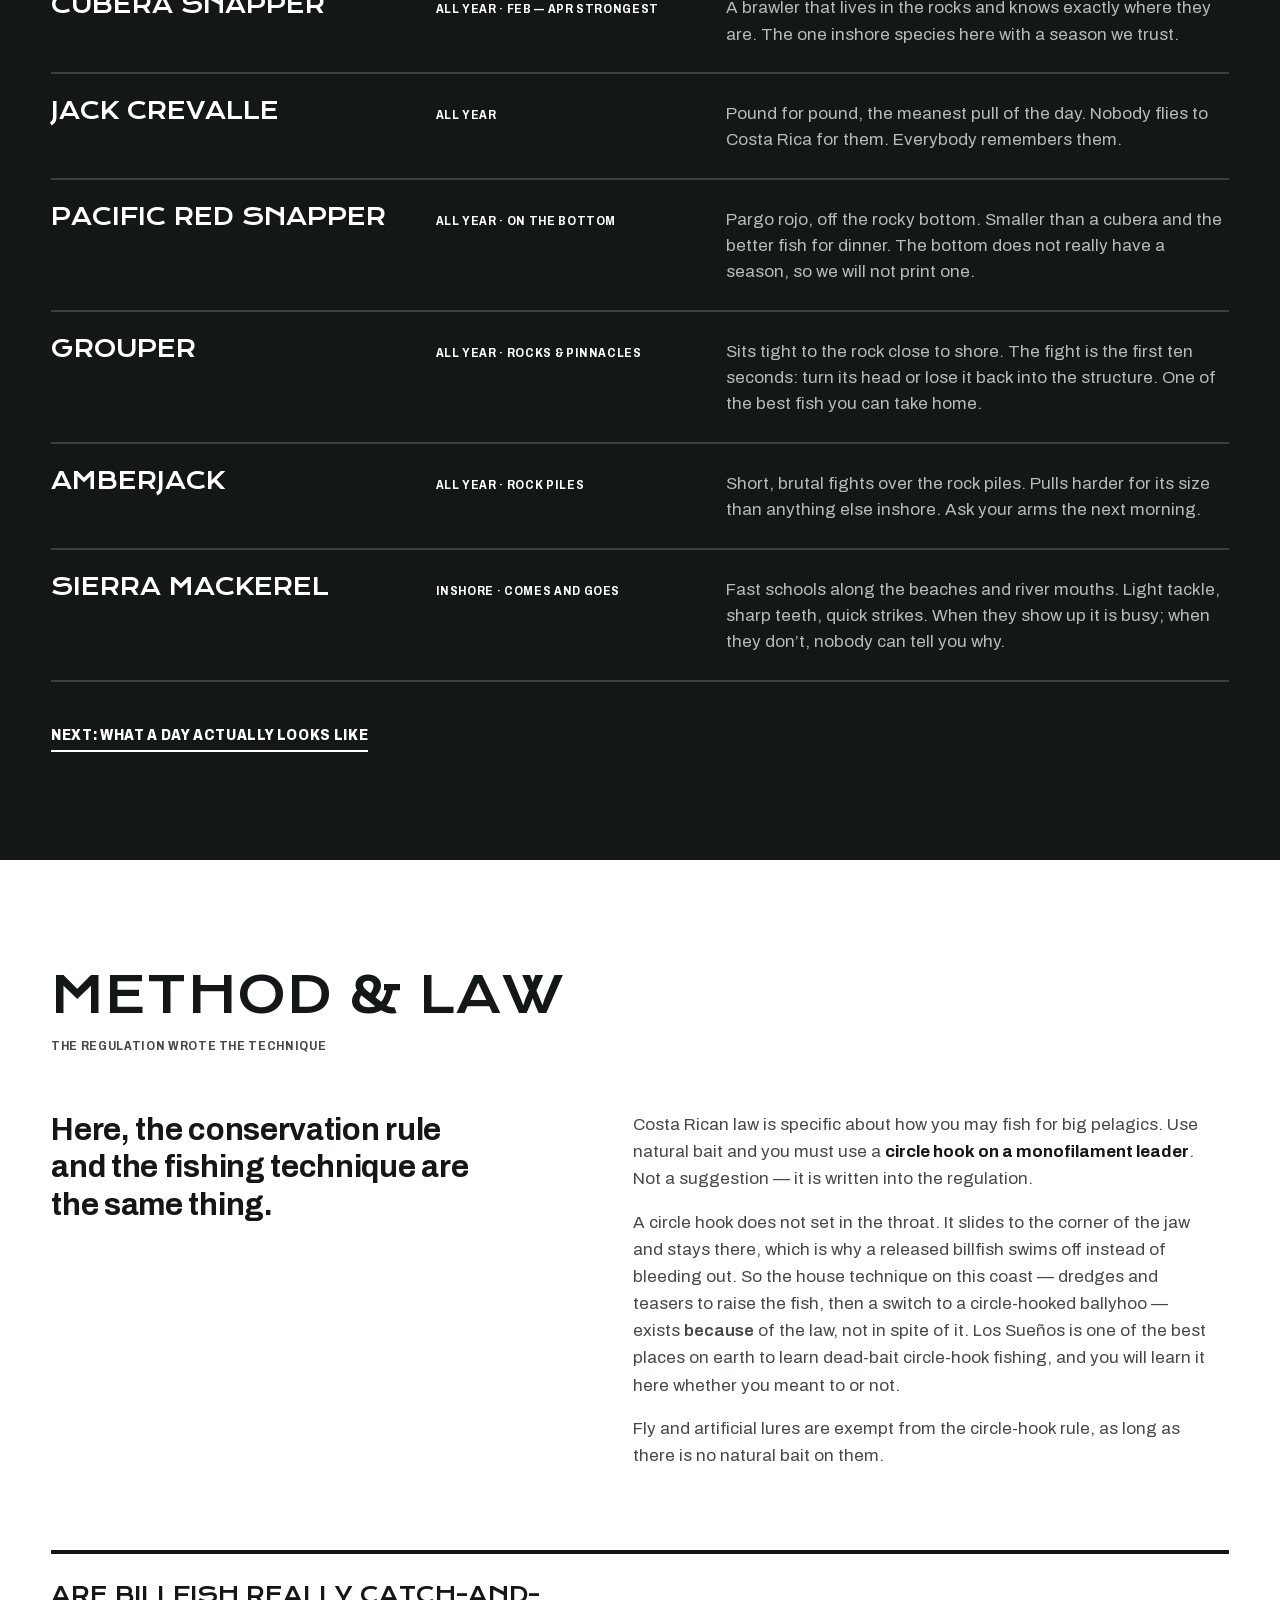
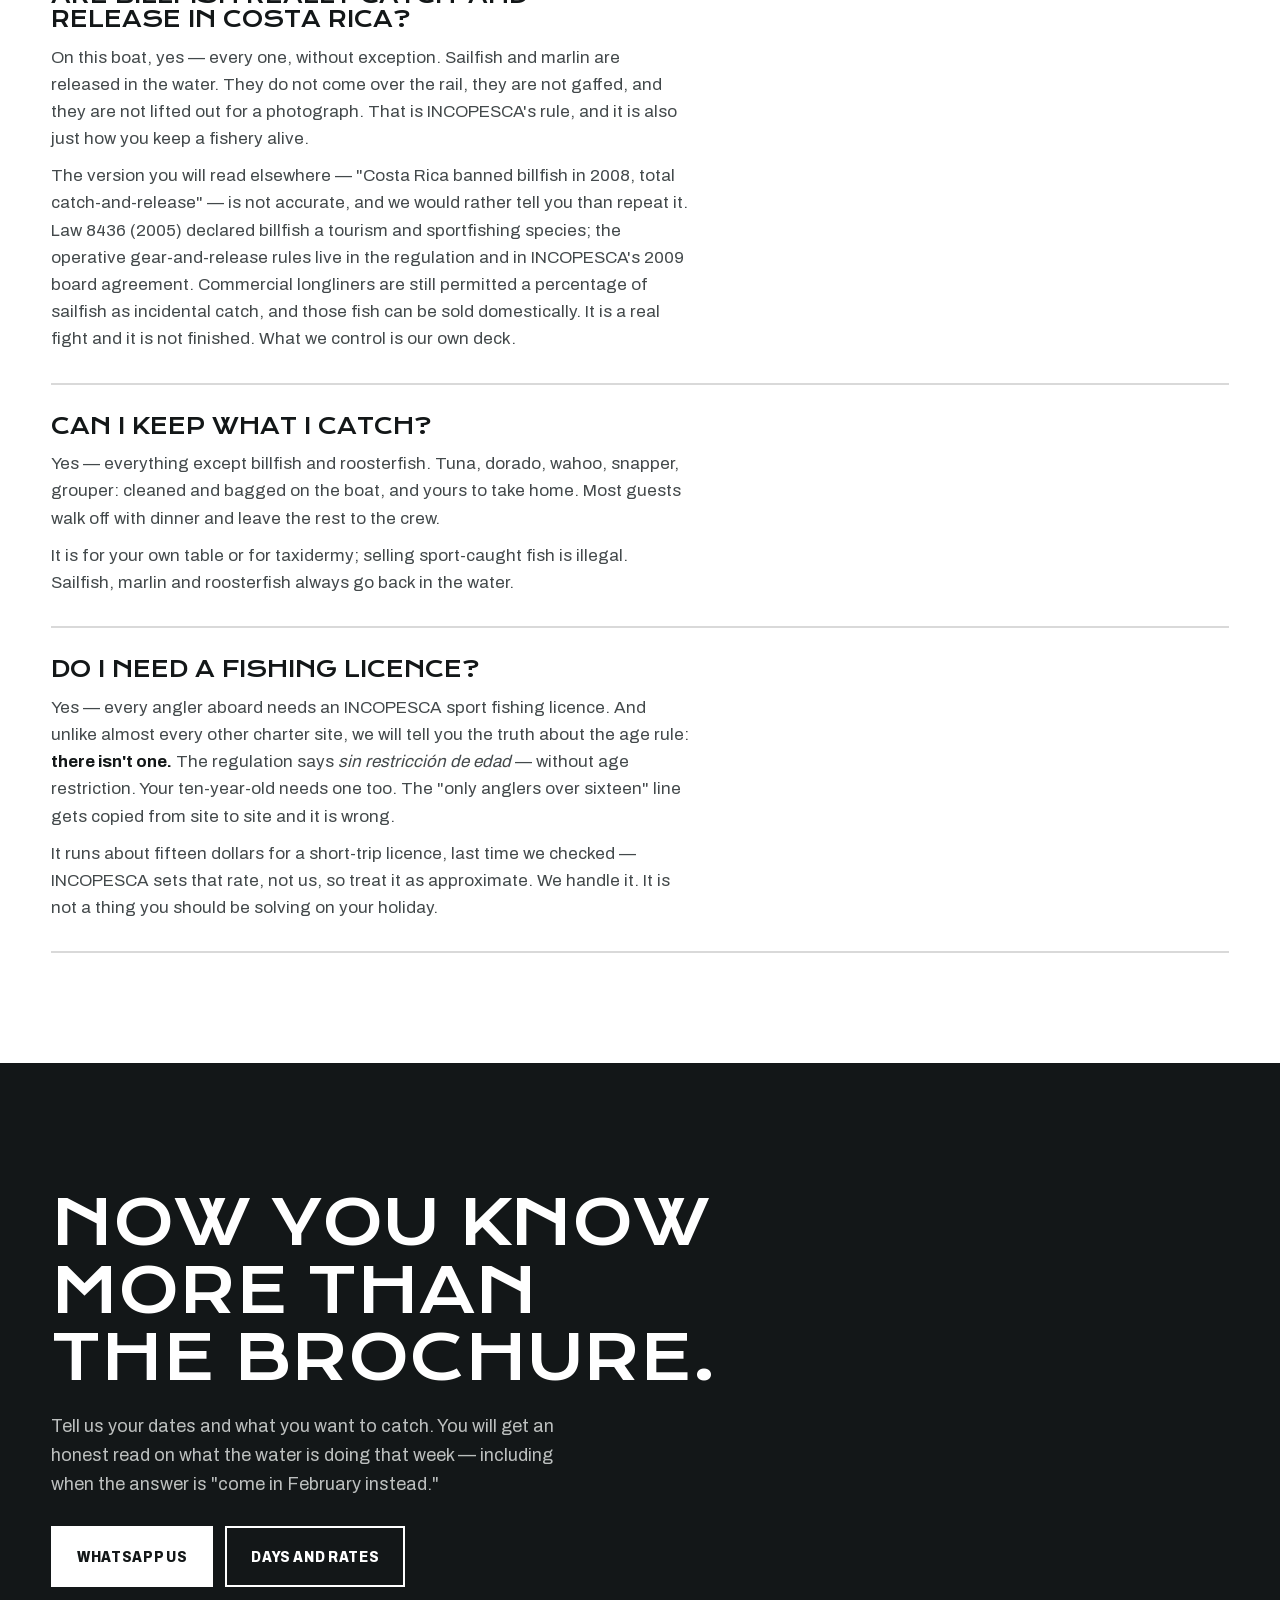
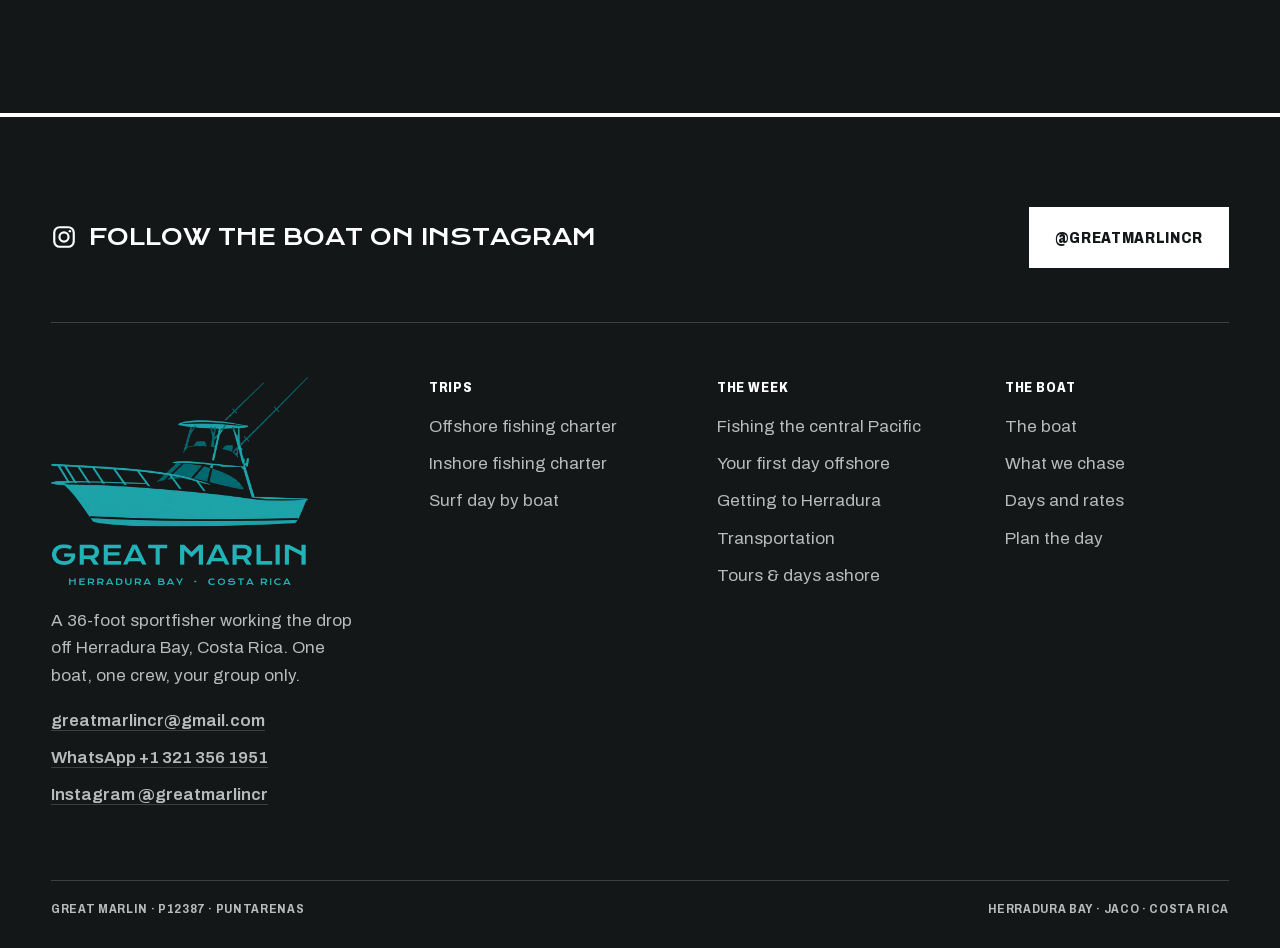
<file: costa-rica-fishing.html>
<!DOCTYPE html>
<html lang="en">
<head>
<meta name="robots" content="noindex,nofollow">
<meta charset="UTF-8">
<meta name="viewport" content="width=device-width, initial-scale=1.0">

<title>Fishing Costa Rica's Central Pacific — Herradura Bay &amp; Jacó | Great Marlin</title>
<meta name="description" content="What the water off Herradura Bay actually does, month by month. Verified seasons, the fish, the method and the law — from a boat that fishes it.">
<link rel="canonical" href="https://greatmarlin.com/costa-rica-fishing.html">

<meta property="og:type" content="article">
<meta property="og:site_name" content="Great Marlin">
<meta property="og:url" content="https://greatmarlin.com/costa-rica-fishing.html">
<meta property="og:title" content="Fishing Costa Rica's Central Pacific — the honest guide">
<meta property="og:description" content="Verified seasons, the fish, and the parts nobody puts on a charter website. Herradura Bay, Costa Rica.">
<meta property="og:image" content="https://greatmarlin.com/assets/gm-bow.jpg?v=2">
<meta name="twitter:card" content="summary_large_image">
<meta name="theme-color" content="#091228">
<link rel="preload" href="assets/fonts/archivo-var.woff2" as="font" type="font/woff2" crossorigin>
<link rel="stylesheet" href="assets/site.css?v=ecb32440">
<script>document.documentElement.className+=' js';</script>

<script type="application/ld+json">
{
  "@context":"https://schema.org",
  "@type":"Article",
  "headline":"Fishing Costa Rica's Central Pacific — Herradura Bay and Jaco",
  "description":"Verified season data, species, method and regulations for offshore sportfishing out of Herradura Bay, Costa Rica.",
  "image":"https://greatmarlin.com/assets/gm-bow.jpg?v=2",
  "author":{"@type":"Organization","name":"Great Marlin"},
  "publisher":{"@type":"Organization","name":"Great Marlin"},
  "dateModified":"2026-07-15",
  "mainEntityOfPage":{"@type":"WebPage","@id":"https://greatmarlin.com/costa-rica-fishing.html"},
  "about":[
    {"@type":"Thing","name":"Pacific sailfish fishing"},
    {"@type":"Place","name":"Herradura Bay, Puntarenas, Costa Rica"}
  ]
}
</script>
<link rel="icon" href="assets/favicon-32.png?v=2" type="image/png" sizes="32x32"><link rel="icon" href="assets/favicon-64.png?v=2" type="image/png" sizes="64x64">
<link rel="apple-touch-icon" href="assets/apple-touch-icon-v2.png">
</head>
<body>

<header class="topnav">
  <a class="brand" href="index.html" aria-label="Great Marlin, home"><img class="brand-mark" src="assets/logo/gm-mark-white-160.png" alt="" width="160" height="93"><span>Great Marlin</span></a>
  <ul class="nav-links">
    <li class="has-drop"><a href="index.html#rates" aria-haspopup="true">Trips<svg class="caret" viewBox="0 0 10 6" aria-hidden="true"><path d="M1 1l4 4 4-4" fill="none" stroke="currentColor" stroke-width="1.6"/></svg></a><ul class="drop"><li><a href="full-day-fishing-charter.html">Offshore fishing</a></li><li><a href="half-day-fishing-charter.html">Inshore fishing</a></li><li><a href="surf-trip.html">Surf day</a></li><li><a href="index.html#rates">All trips &amp; rates</a></li></ul></li>
    <li class="has-drop"><a href="costa-rica-fishing.html" aria-haspopup="true">The fishing<svg class="caret" viewBox="0 0 10 6" aria-hidden="true"><path d="M1 1l4 4 4-4" fill="none" stroke="currentColor" stroke-width="1.6"/></svg></a><ul class="drop"><li><a href="costa-rica-fishing.html">What we catch</a></li><li><a href="first-time-offshore.html">Your first day offshore</a></li></ul></li>
    <li class="has-drop"><a href="getting-here.html" aria-haspopup="true">Getting here<svg class="caret" viewBox="0 0 10 6" aria-hidden="true"><path d="M1 1l4 4 4-4" fill="none" stroke="currentColor" stroke-width="1.6"/></svg></a><ul class="drop"><li><a href="getting-here.html">From the airport</a></li><li><a href="transportation.html">Transportation</a></li></ul></li>
    <li><a href="tours.html">Tours</a></li>
  </ul>
  <div class="nav-cta">
    <a class="btn btn-flag" href="book.html">Plan my day</a>
    <button class="menu-btn" id="menuBtn" type="button" aria-expanded="false" aria-controls="sheet" aria-label="Open menu">
      <svg viewBox="0 0 20 20" fill="none" stroke="currentColor" stroke-width="2"><path d="M2 6h16M2 14h16"/></svg>
    </button>
  </div>
</header>
<nav class="sheet" id="sheet" aria-label="Menu" aria-hidden="true">
  <button class="sheet-close" id="sheetClose" type="button" aria-label="Close menu">
    <svg viewBox="0 0 18 18" fill="none" stroke="currentColor" stroke-width="2"><path d="M3 3l12 12M15 3L3 15"/></svg>
  </button>
  <a class="big" href="index.html">Home</a>
  <a class="big" href="index.html#rates">Trips &amp; rates</a>
  <a class="big sm" href="full-day-fishing-charter.html">Offshore fishing</a>
  <a class="big sm" href="half-day-fishing-charter.html">Inshore fishing</a>
  <a class="big sm" href="surf-trip.html">Surf day</a>
  <a class="big" href="index.html#boat">The boat</a>
  <a class="big" href="costa-rica-fishing.html">The fishing</a>
  <a class="big sm" href="first-time-offshore.html">Your first day offshore</a>
  <a class="big" href="getting-here.html">Getting here</a>
  <a class="big sm" href="transportation.html">Transportation</a>
  <a class="big" href="tours.html">Tours</a>
  <div class="sheet-foot">
    <a class="btn btn-flag" href="book.html">Plan my day</a>
    <a class="btn btn-line" href="https://wa.me/13213561951" target="_blank" rel="noopener">WhatsApp us</a>
    <a class="btn btn-line" href="mailto:greatmarlincr@gmail.com?subject=Charter%20question">Email us</a>
  </div>
</nav>

<main>

  <!-- ============ HERO ============ -->
  <header class="pg-hero">
    <div class="pg-hero-media"><img src="assets/photos/head-fishing-real.jpg?v=1" alt="A tuna cruising through shafts of sunlight beneath a school of fish in open water" fetchpriority="high" style="object-position:55% 50%;--mpos:44% 50%"></div>
    <div class="pg-hero-grade"></div>
    <div class="pg-hero-inner shell">
      <h1>Fishing Costa&nbsp;Rica's central Pacific</h1>
      <p class="sub">What this water actually does, month by month. The seasons, the fish, the method, and the parts most charter websites leave out.</p>
      <div class="stamp">
        <span>[ HERRADURA BAY · 09°38'N ]</span>
        <span>[ 22–28 MI TO BLUE WATER ]</span>
        <span>[ REVISED JUL 2026 ]</span>
      </div>
    </div>
  </header>

  <!-- ============ 01 THE WATER ============ -->
  <section class="band" id="water">
    <div class="shell">
      <div class="sec-head"><h2 class="d sec-title">The Water</h2><p class="sec-sub lbl">Why this bay</p></div>

      <div class="split">
        <div>
          <p class="lede rv">The seafloor falls away fast here. That is the entire reason this coast is a fishery.</p>
        </div>
        <div>
          <p class="prose rv">Most days the run to fish is <strong>twenty-two to twenty-eight miles, forty-five minutes to an hour</strong>, and then the bottom is simply gone underneath you — thousands of feet of it. Some weeks the bite sits twelve miles out. Some weeks it is forty-five. That spread is the honest version.</p>
          <p class="prose rv">Charters that tell you blue water is "minutes away" are selling you something. On most of the world's billfish coasts you burn two or three hours of fuel and daylight before the riggers go up. Here, you are fishing before nine.</p>
          <p class="prose rv">We work bottom structure the fleet named long before anyone charted it — <em>the Corner, the Craters, the Pocket</em>. Sailfish stack along current rips and temperature edges, usually under a cloud of frigates and boobies. There is no shortcut to knowing where they are on a given week. You know because you have been out there all the other weeks.</p>
        </div>
      </div>

      <div class="pull rv">
        <p>Every January, February and March, roughly forty of the best sportfishing boats on earth tie up a few miles from our mooring and fish this exact water for the Los Sueños Triple Crown.</p>
        <p class="src">We are not in it. It is simply the cleanest proof available that this bay is what it claims to be.</p>
      </div>
    </div>
  </section>

  <!-- ============ 02 THE SEASON ============ -->
  <section class="band band-deep" id="season">
    <div class="shell">
      <div class="sec-head"><h2 class="d sec-title">The Season</h2><p class="sec-sub lbl">Something is always biting</p></div>

      <div class="split" style="margin-bottom:clamp(56px,9vh,110px)">
        <div><p class="statement rv">Two seasons, and something is biting in every month of both.</p></div>
        <div>
          <p class="prose rv"><strong>Dry season runs roughly December to April.</strong> Calm water, clean mornings, the sailfishing this coast is famous for, and the best of the inshore year: roosterfish, cubera snapper and amberjack on the rocks and reefs.</p>
          <p class="prose rv"><strong>Green season runs roughly May to November.</strong> Rain arrives after two in the afternoon, almost never before — mornings are clear and you fish a full day. The rivers blow out and push floating trees and branches offshore, and dorado live under them. Yellowfin arrive with the rains, travelling with the spinner dolphin. Seas get a little rougher May through August.</p>
          <p class="prose rv"><strong>Offshore turns over with the rain.</strong> Yellowfin tuna peak from May into September, marlin from June to September, wahoo early in the green season and mahi from September to November. Sailfish never fully leave.</p>
          <p class="prose rv"><strong>Inshore never closes.</strong> Roosterfish, snapper, jacks and grouper live on the rocks and the beach all year, which is why the half day is a good trip in any month.</p>
        </div>
      </div>

      <div class="cal-wrap rv">
        <table class="cal">
          <caption class="m m-dim" style="text-align:left;padding-bottom:22px">Offshore and inshore · central Pacific · what runs when</caption>
          <thead>
            <tr>
              <th><span class="m m-dim">Species</span></th>
              <th>J</th><th>F</th><th>M</th><th>A</th><th>M</th><th>J</th>
              <th>J</th><th>A</th><th>S</th><th>O</th><th>N</th><th>D</th>
            </tr>
          </thead>
          <tbody>
            <tr>
              <th scope="row">Pacific sailfish</th>
              <td class="mo peak"><i></i></td><td class="mo peak"><i></i></td><td class="mo peak"><i></i></td><td class="mo peak"><i></i></td><td class="mo good"><i></i></td><td class="mo good"><i></i></td><td class="mo good"><i></i></td><td class="mo good"><i></i></td><td class="mo"><i></i></td><td class="mo"><i></i></td><td class="mo good"><i></i></td><td class="mo peak"><i></i></td>
            </tr>
            <tr>
              <th scope="row">Marlin (blue &amp; black)</th>
              <td class="mo"><i></i></td><td class="mo good"><i></i></td><td class="mo good"><i></i></td><td class="mo"><i></i></td><td class="mo good"><i></i></td><td class="mo peak"><i></i></td><td class="mo peak"><i></i></td><td class="mo peak"><i></i></td><td class="mo peak"><i></i></td><td class="mo good"><i></i></td><td class="mo good"><i></i></td><td class="mo"><i></i></td>
            </tr>
            <tr>
              <th scope="row">Yellowfin tuna</th>
              <td class="mo good"><i></i></td><td class="mo good"><i></i></td><td class="mo good"><i></i></td><td class="mo good"><i></i></td><td class="mo peak"><i></i></td><td class="mo peak"><i></i></td><td class="mo peak"><i></i></td><td class="mo peak"><i></i></td><td class="mo peak"><i></i></td><td class="mo good"><i></i></td><td class="mo good"><i></i></td><td class="mo good"><i></i></td>
            </tr>
            <tr>
              <th scope="row">Mahi mahi</th>
              <td class="mo"><i></i></td><td class="mo"><i></i></td><td class="mo"><i></i></td><td class="mo good"><i></i></td><td class="mo good"><i></i></td><td class="mo good"><i></i></td><td class="mo good"><i></i></td><td class="mo good"><i></i></td><td class="mo peak"><i></i></td><td class="mo peak"><i></i></td><td class="mo peak"><i></i></td><td class="mo good"><i></i></td>
            </tr>
            <tr>
              <th scope="row">Wahoo</th>
              <td class="mo"><i></i></td><td class="mo"><i></i></td><td class="mo good"><i></i></td><td class="mo good"><i></i></td><td class="mo peak"><i></i></td><td class="mo peak"><i></i></td><td class="mo good"><i></i></td><td class="mo good"><i></i></td><td class="mo"><i></i></td><td class="mo"><i></i></td><td class="mo"><i></i></td><td class="mo good"><i></i></td>
            </tr>
            <tr class="inshore-first">
              <th scope="row">Roosterfish</th>
              <td class="mo peak"><i></i></td><td class="mo peak"><i></i></td><td class="mo peak"><i></i></td><td class="mo peak"><i></i></td><td class="mo good"><i></i></td><td class="mo good"><i></i></td><td class="mo good"><i></i></td><td class="mo good"><i></i></td><td class="mo good"><i></i></td><td class="mo good"><i></i></td><td class="mo good"><i></i></td><td class="mo peak"><i></i></td>
            </tr>
            <tr>
              <th scope="row">Cubera &amp; red snapper</th>
              <td class="mo good"><i></i></td><td class="mo peak"><i></i></td><td class="mo peak"><i></i></td><td class="mo peak"><i></i></td><td class="mo good"><i></i></td><td class="mo good"><i></i></td><td class="mo good"><i></i></td><td class="mo good"><i></i></td><td class="mo good"><i></i></td><td class="mo good"><i></i></td><td class="mo good"><i></i></td><td class="mo good"><i></i></td>
            </tr>
            <tr>
              <th scope="row">Jacks &amp; amberjack</th>
              <td class="mo peak"><i></i></td><td class="mo peak"><i></i></td><td class="mo peak"><i></i></td><td class="mo good"><i></i></td><td class="mo good"><i></i></td><td class="mo good"><i></i></td><td class="mo good"><i></i></td><td class="mo good"><i></i></td><td class="mo good"><i></i></td><td class="mo good"><i></i></td><td class="mo good"><i></i></td><td class="mo good"><i></i></td>
            </tr>
          </tbody>
        </table>
      </div>

      <div class="cal-key">
        <span><i class="k-peak"></i> Peak</span>
        <span><i class="k-good"></i> Good</span>
        <span><i class="k-slow"></i> Around · not the reason to come</span>
      </div>

      <p class="cal-note rv"><strong>The top five rows are offshore, the bottom three inshore.</strong> The 3/4 and full days run offshore; the half day works the rocks and the beach. Grouper, sierra mackerel, African pompano and the odd black or striped marlin turn up too. The chart is what you can plan around, not everything that bites.</p>
    </div>
  </section>

  <!-- ============ 03 THE FISH ============ -->
  <section class="band band-deep" id="fish">
    <div class="shell">
      <div class="sec-head"><h2 class="d sec-title">The Fish</h2><p class="sec-sub lbl">Billfish released · meat fish kept</p></div>

      <ul class="ledger rv">
        <li>
          <span class="name">Pacific sailfish</span>
          <span class="season">Dec — Apr peak · around all year</span>
          <span class="note">The reason this coast is famous, and the fish we plan the day around. Eight to ten feet of lit-up billfish behind a bait you can watch from the tower.</span>
        </li>
        <li>
          <span class="name">Yellowfin tuna</span>
          <span class="season">May — Sep peak · most of the year</span>
          <span class="note">Found under the spinner dolphin in schools of forty to eighty pounds. Arrives with the rains. Sashimi on the ride home, and the hardest pull of your life on the way there.</span>
        </li>
        <li>
          <span class="name">Mahi mahi</span>
          <span class="season">Sep — Nov peak · green-season debris</span>
          <span class="note">Colour, acrobatics, dinner. Green-season rain flushes trees and branches offshore and dorado live underneath them. A second, heavier run lands late October into December.</span>
        </li>
        <li>
          <span class="name">Blue marlin</span>
          <span class="season">Jun — Sep · offshore · a bonus</span>
          <span class="note">The real fishery is sixty to a hundred and fifty miles out. On a day trip, a blue is luck. Mostly under three hundred pounds here — this is not Kona and we will not pretend it is.</span>
        </li>
        <li>
          <span class="name">Wahoo</span>
          <span class="season">May — Jun peak · offshore</span>
          <span class="note">The fastest strike in the spread, worth the whole trip when it happens. Best early in the green season.</span>
        </li>
      </ul>

      <div class="sec-head" style="margin-top:clamp(80px,12vh,140px)"><h2 class="d sec-title">Inshore</h2><p class="sec-sub lbl">Year round · the calendar barely moves</p></div>

      <ul class="ledger rv">
        <li>
          <span class="name">Roosterfish</span>
          <span class="season">All year</span>
          <span class="note">The signature inshore fight, along the rocks and the beach. Released every time. Anyone quoting you a roosterfish season is guessing — the sources contradict each other, and so do the fish.</span>
        </li>
        <li>
          <span class="name">Cubera snapper</span>
          <span class="season">All year · Feb — Apr strongest</span>
          <span class="note">A brawler that lives in the rocks and knows exactly where they are. The one inshore species here with a season we trust.</span>
        </li>
        <li>
          <span class="name">Jack crevalle</span>
          <span class="season">All year</span>
          <span class="note">Pound for pound, the meanest pull of the day. Nobody flies to Costa Rica for them. Everybody remembers them.</span>
        </li>
        <li>
          <span class="name">Pacific red snapper</span>
          <span class="season">All year · on the bottom</span>
          <span class="note">Pargo rojo, off the rocky bottom. Smaller than a cubera and the better fish for dinner. The bottom does not really have a season, so we will not print one.</span>
        </li>
        <li>
          <span class="name">Grouper</span>
          <span class="season">All year · rocks &amp; pinnacles</span>
          <span class="note">Sits tight to the rock close to shore. The fight is the first ten seconds: turn its head or lose it back into the structure. One of the best fish you can take home.</span>
        </li>
        <li>
          <span class="name">Amberjack</span>
          <span class="season">All year · rock piles</span>
          <span class="note">Short, brutal fights over the rock piles. Pulls harder for its size than anything else inshore. Ask your arms the next morning.</span>
        </li>
        <li>
          <span class="name">Sierra mackerel</span>
          <span class="season">Inshore · comes and goes</span>
          <span class="note">Fast schools along the beaches and river mouths. Light tackle, sharp teeth, quick strikes. When they show up it is busy; when they don&#8217;t, nobody can tell you why.</span>
        </li>
      </ul>

      <a class="guide-link" href="first-time-offshore.html">Next: what a day actually looks like</a>
    </div>
  </section>

  <!-- ============ 04 METHOD & LAW ============ -->
  <section class="band" id="method">
    <div class="shell">
      <div class="sec-head"><h2 class="d sec-title">Method &amp; Law</h2><p class="sec-sub lbl">The regulation wrote the technique</p></div>

      <div class="split" style="margin-bottom:clamp(56px,9vh,110px)">
        <div><p class="statement rv">Here, the conservation rule and the fishing technique are the same thing.</p></div>
        <div>
          <p class="prose rv">Costa Rican law is specific about how you may fish for big pelagics. Use natural bait and you must use a <strong>circle hook on a monofilament leader</strong>. Not a suggestion — it is written into the regulation.</p>
          <p class="prose rv">A circle hook does not set in the throat. It slides to the corner of the jaw and stays there, which is why a released billfish swims off instead of bleeding out. So the house technique on this coast — dredges and teasers to raise the fish, then a switch to a circle-hooked ballyhoo — exists <em>because</em> of the law, not in spite of it. Los Sueños is one of the best places on earth to learn dead-bait circle-hook fishing, and you will learn it here whether you meant to or not.</p>
          <p class="prose rv">Fly and artificial lures are exempt from the circle-hook rule, as long as there is no natural bait on them.</p>
        </div>
      </div>

      <ul class="qa rv">
        <li>
          <h3>Are billfish really catch-and-release in Costa Rica?</h3>
          <p>On this boat, yes — every one, without exception. Sailfish and marlin are released in the water. They do not come over the rail, they are not gaffed, and they are not lifted out for a photograph. That is INCOPESCA's rule, and it is also just how you keep a fishery alive.</p>
          <p>The version you will read elsewhere — "Costa Rica banned billfish in 2008, total catch-and-release" — is not accurate, and we would rather tell you than repeat it. Law 8436 (2005) declared billfish a tourism and sportfishing species; the operative gear-and-release rules live in the regulation and in INCOPESCA's 2009 board agreement. Commercial longliners are still permitted a percentage of sailfish as incidental catch, and those fish can be sold domestically. It is a real fight and it is not finished. What we control is our own deck.</p>
        </li>
        <li>
          <h3>Can I keep what I catch?</h3>
          <p>Yes — everything except billfish and roosterfish. Tuna, dorado, wahoo, snapper, grouper: cleaned and bagged on the boat, and yours to take home. Most guests walk off with dinner and leave the rest to the crew.</p>
          <p>It is for your own table or for taxidermy; selling sport-caught fish is illegal. Sailfish, marlin and roosterfish always go back in the water.</p>
        </li>
        <li>
          <h3>Do I need a fishing licence?</h3>
          <p>Yes — every angler aboard needs an INCOPESCA sport fishing licence. And unlike almost every other charter site, we will tell you the truth about the age rule: <strong>there isn't one.</strong> The regulation says <em>sin restricción de edad</em> — without age restriction. Your ten-year-old needs one too. The "only anglers over sixteen" line gets copied from site to site and it is wrong.</p>
          <p>It runs about fifteen dollars for a short-trip licence, last time we checked — INCOPESCA sets that rate, not us, so treat it as approximate. We handle it. It is not a thing you should be solving on your holiday.</p>
        </li>
      </ul>
    </div>
  </section>

  <!-- ============ CLOSER ============ -->
  <section class="closer">
    <div class="shell">
      <h2>Now you know more than the brochure.</h2>
      <p class="note">Tell us your dates and what you want to catch. You will get an honest read on what the water is doing that week — including when the answer is "come in February instead."</p>
      <div class="closer-actions">
        <a class="btn btn-flag" href="https://wa.me/13213561951?text=Hi%20Great%20Marlin%20%E2%80%94%20I%20read%20the%20fishing%20guide%20and%20I%27m%20checking%20dates." rel="noopener">WhatsApp us</a>
        <a class="btn btn-ghost" href="index.html#rates">Days and rates</a>
      </div>
    </div>
  </section>

</main>

<footer class="foot">
  <div class="shell">
    <div class="foot-ig">
      <p><svg viewBox="0 0 24 24" fill="none" stroke="currentColor" stroke-width="2" aria-hidden="true"><rect x="3" y="3" width="18" height="18" rx="5"/><circle cx="12" cy="12" r="4.2"/><circle cx="17.4" cy="6.6" r="1.1" fill="currentColor" stroke="none"/></svg><span>Follow the boat on Instagram</span></p>
      <a class="btn btn-flag" href="https://www.instagram.com/greatmarlincr/" target="_blank" rel="noopener">@greatmarlincr</a>
    </div>
    <div class="foot-grid">
      <div>
        <img class="foot-logo" src="assets/logo/gm-logo-teal.png?v=1" alt="Great Marlin, Herradura Bay, Costa Rica" width="900" height="730" loading="lazy" decoding="async">
        <p class="about">A 36-foot sportfisher working the drop off Herradura Bay, Costa Rica. One boat, one crew, your group only.</p>
        <ul class="foot-contact">
          <li><a href="mailto:greatmarlincr@gmail.com">greatmarlincr@gmail.com</a></li>
          <li><a href="https://wa.me/13213561951" target="_blank" rel="noopener">WhatsApp +1 321 356 1951</a></li>
          <li><a href="https://www.instagram.com/greatmarlincr/" target="_blank" rel="noopener">Instagram @greatmarlincr</a></li>
        </ul>
      </div>
      <div>
        <h2 class="fh">Trips</h2>
        <ul>
          <li><a href="full-day-fishing-charter.html">Offshore fishing charter</a></li>
          <li><a href="half-day-fishing-charter.html">Inshore fishing charter</a></li>
          <li><a href="surf-trip.html">Surf day by boat</a></li>
        </ul>
      </div>
      <div>
        <h2 class="fh">The week</h2>
        <ul>
          <li><a href="costa-rica-fishing.html">Fishing the central Pacific</a></li>
          <li><a href="first-time-offshore.html">Your first day offshore</a></li>
          <li><a href="getting-here.html">Getting to Herradura</a></li>
          <li><a href="transportation.html">Transportation</a></li>
          <li><a href="tours.html">Tours &amp; days ashore</a></li>
        </ul>
      </div>
      <div>
        <h2 class="fh">The boat</h2>
        <ul>
          <li><a href="index.html#boat">The boat</a></li>
          <li><a href="index.html#fish">What we chase</a></li>
          <li><a href="index.html#rates">Days and rates</a></li>
          <li><a href="book.html">Plan the day</a></li>
        </ul>
      </div>
    </div>
    <div class="foot-bar lbl">
      <span>Great Marlin &#183; P12387 &#183; Puntarenas</span>
      <span>Herradura Bay &#183; Jaco &#183; Costa Rica</span>
    </div>
  </div>
</footer>

<script src="assets/site.js?v=30475fb3" defer></script>
</body>
</html>
</file>
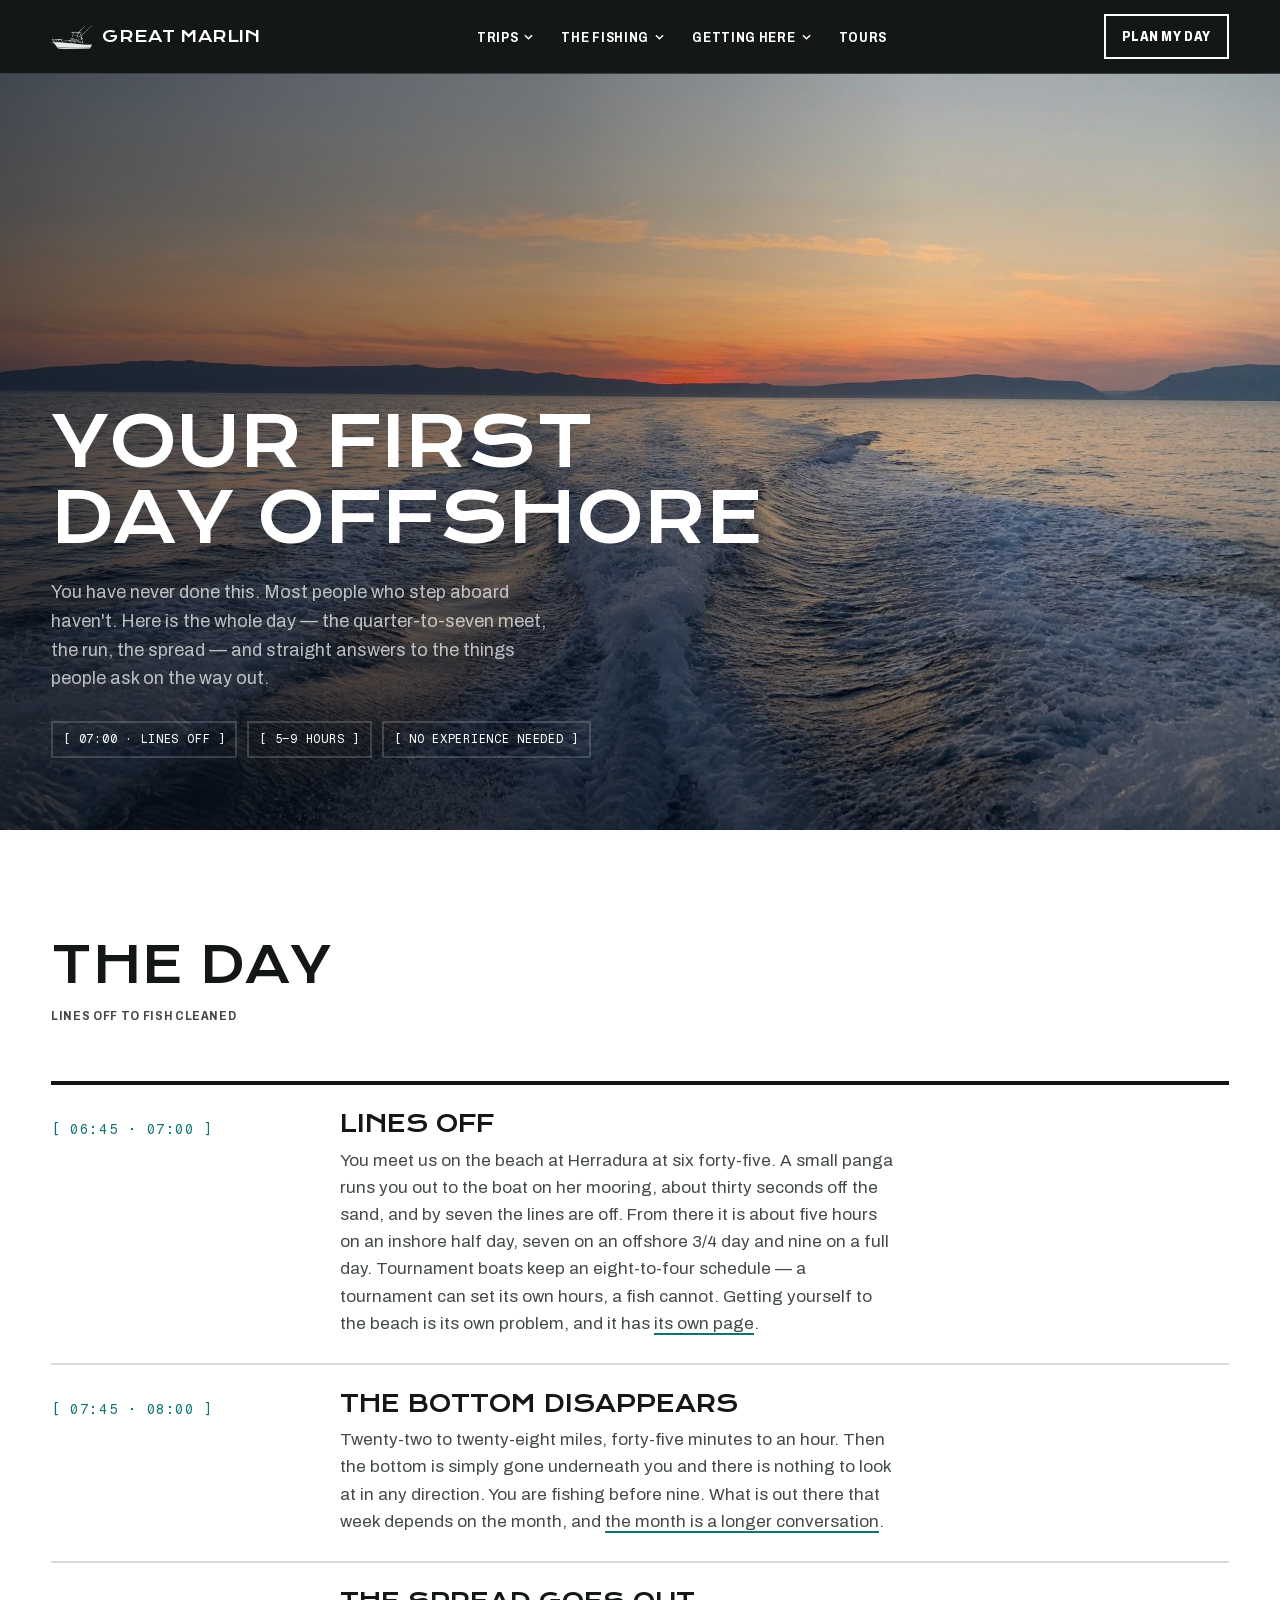
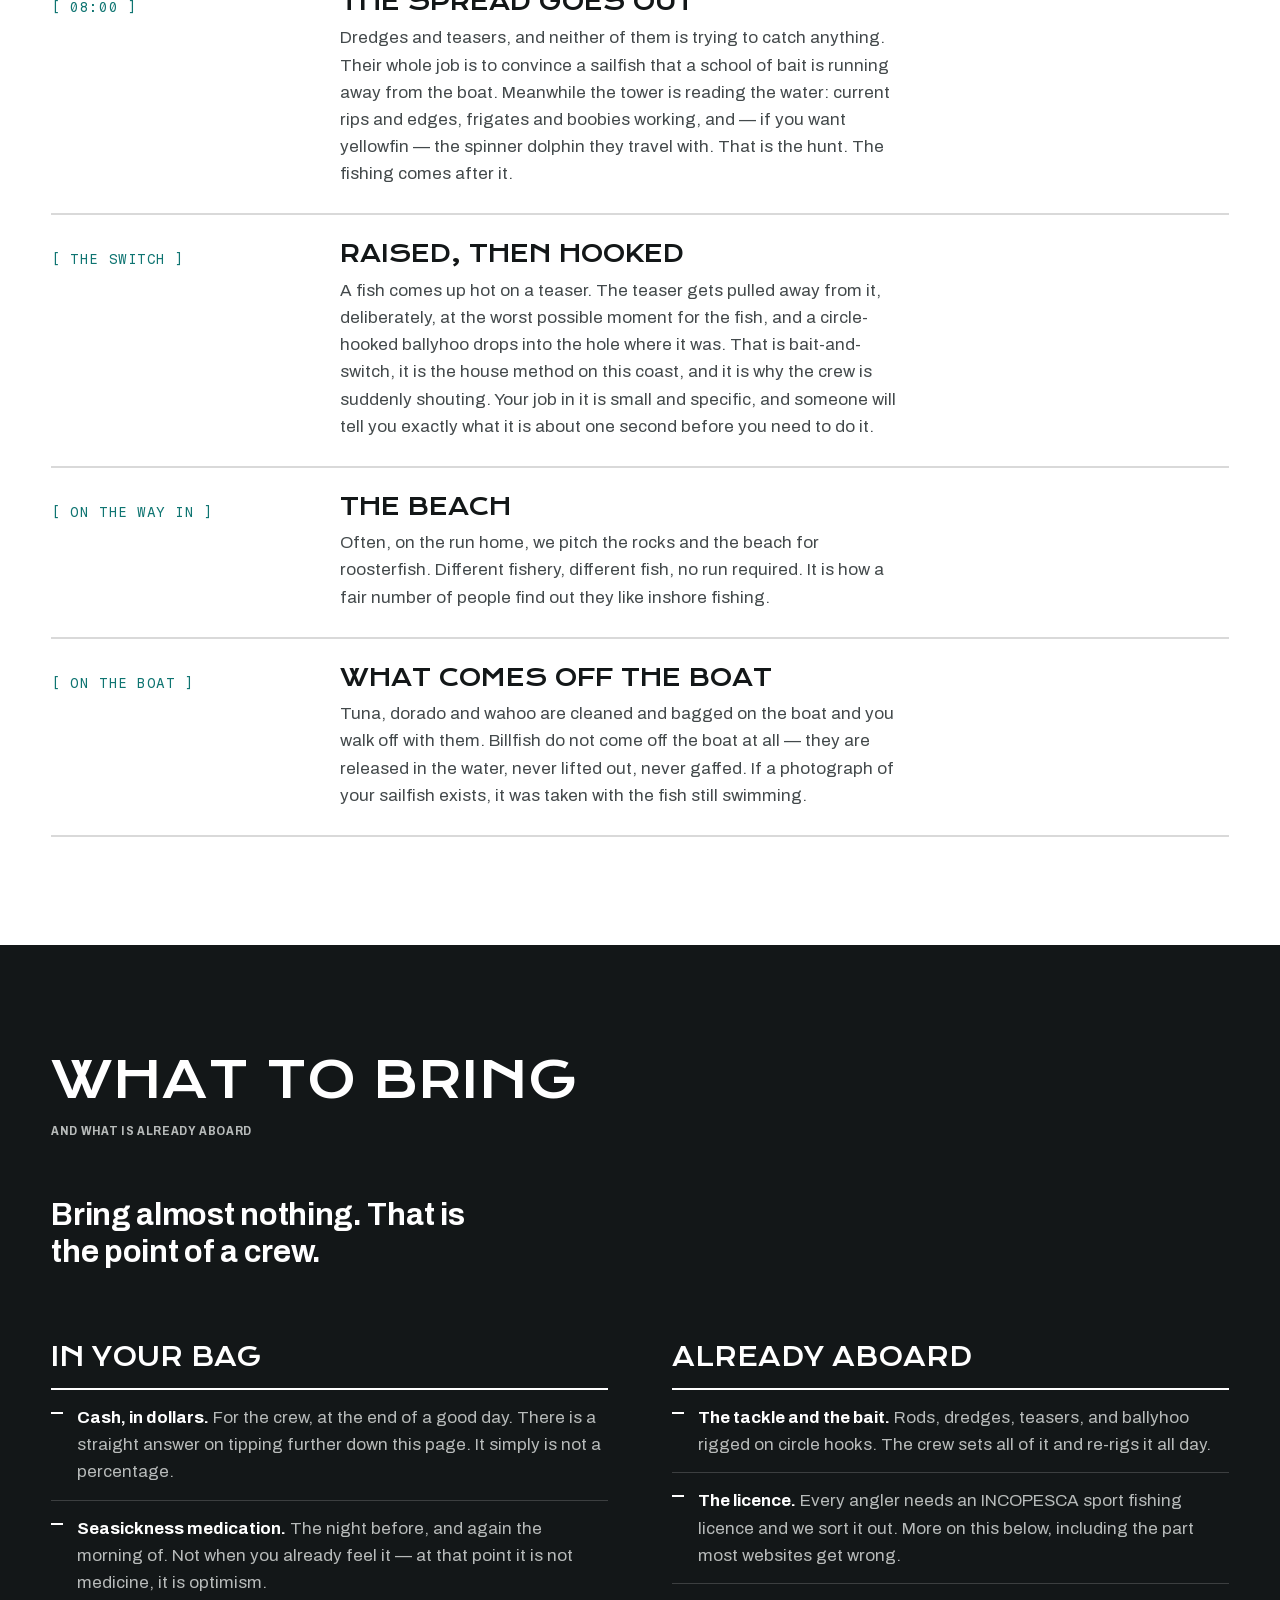
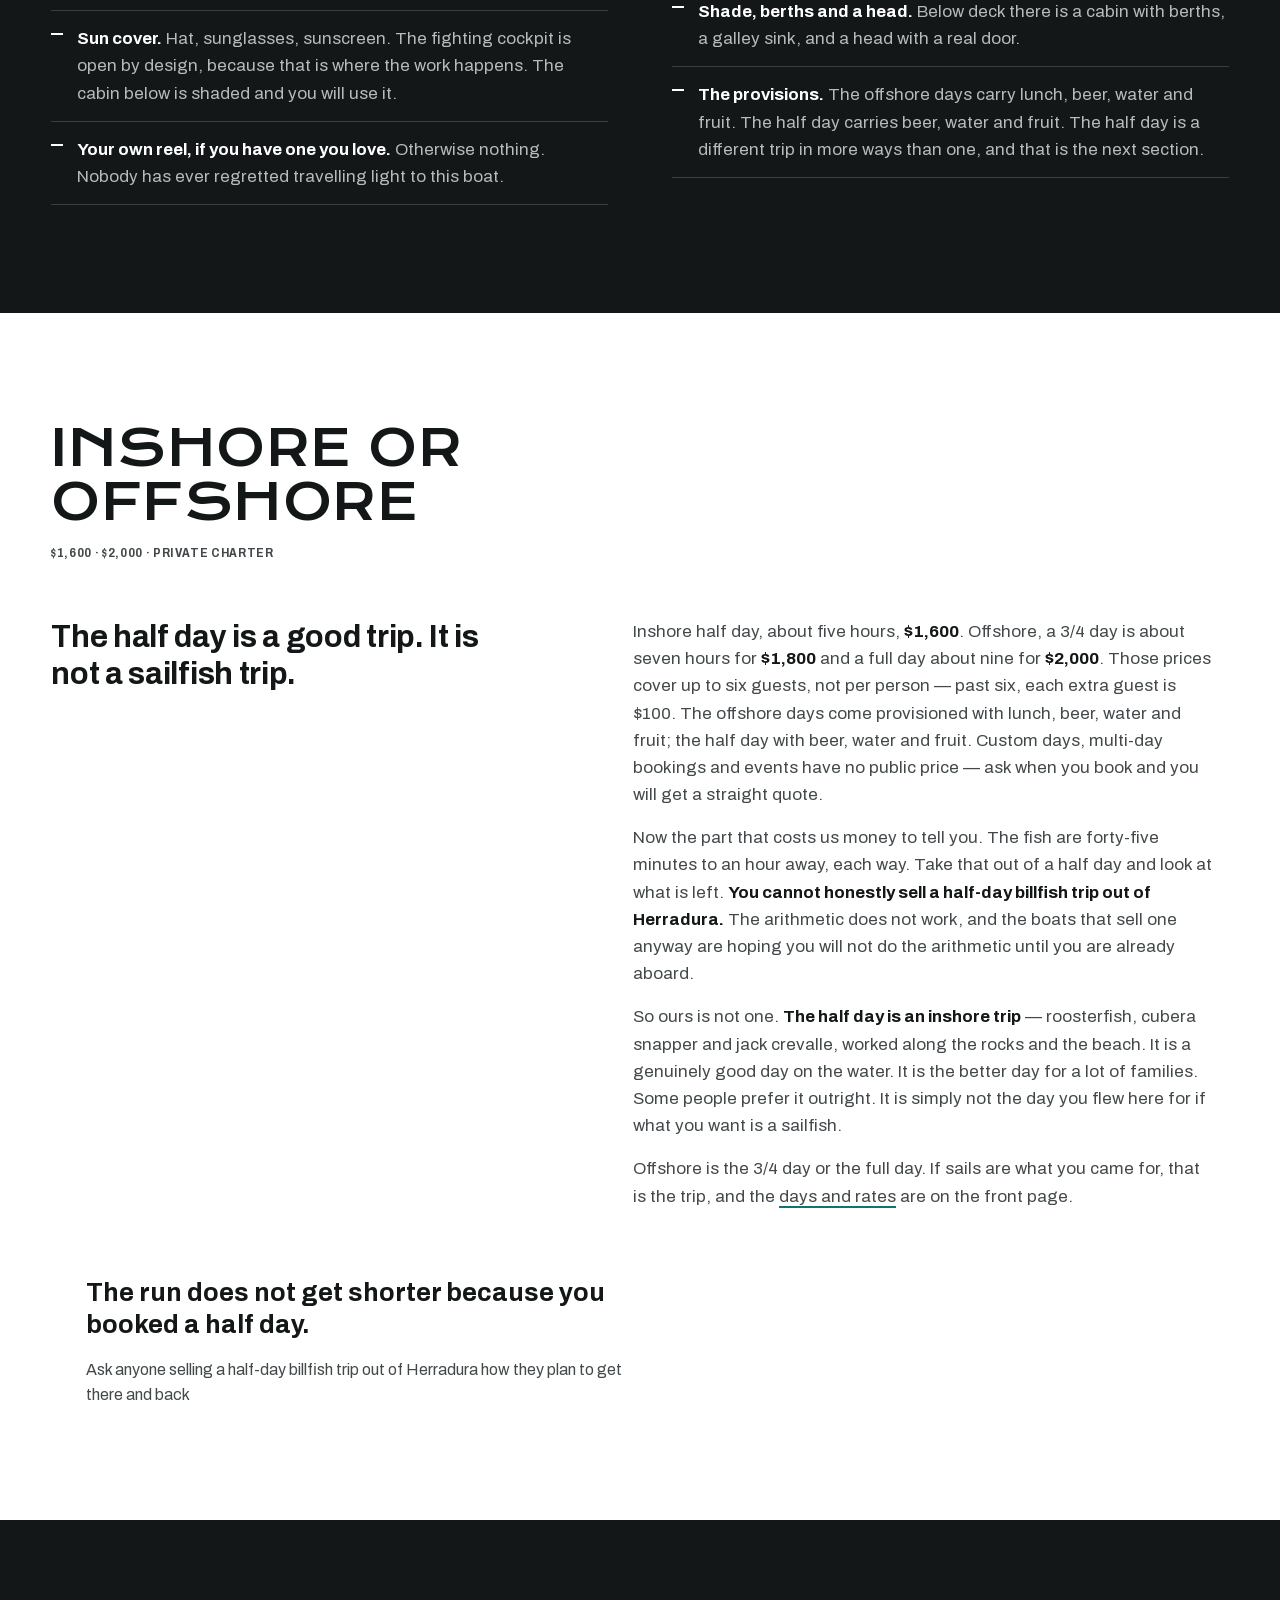
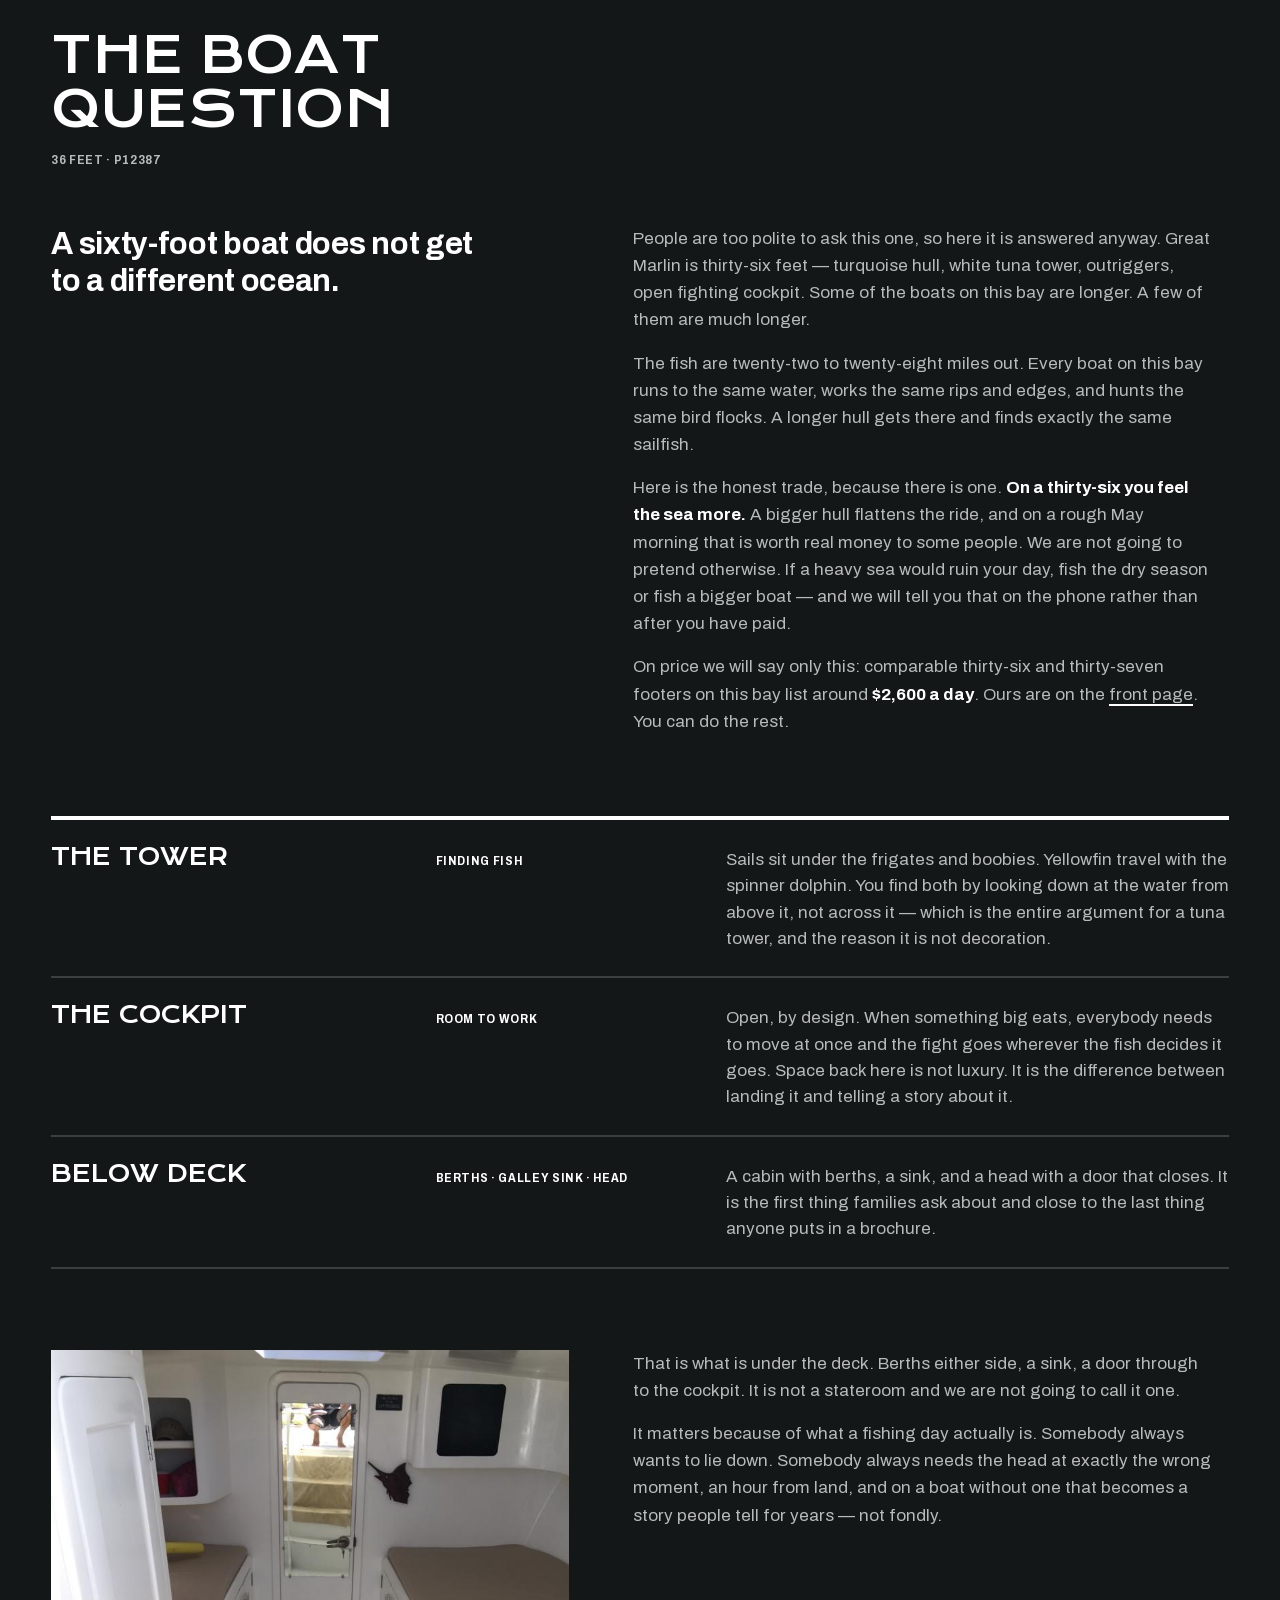
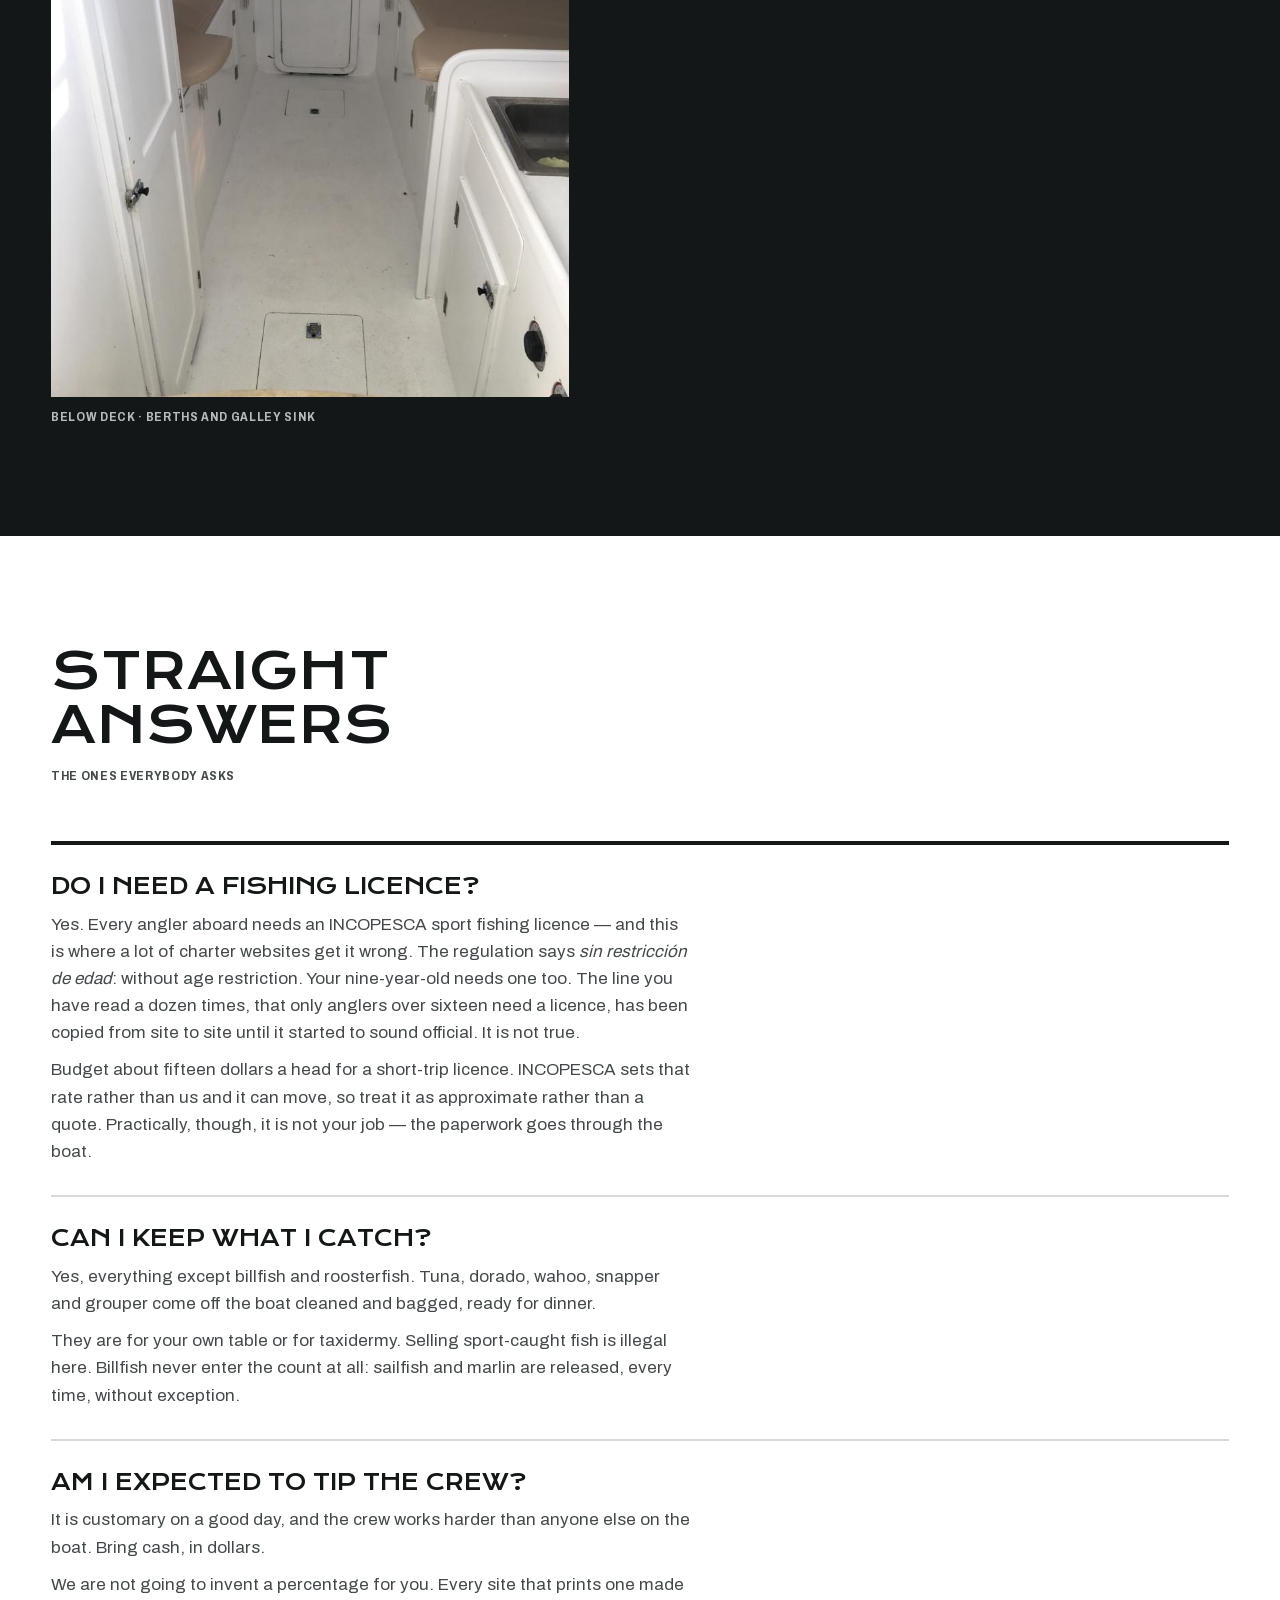
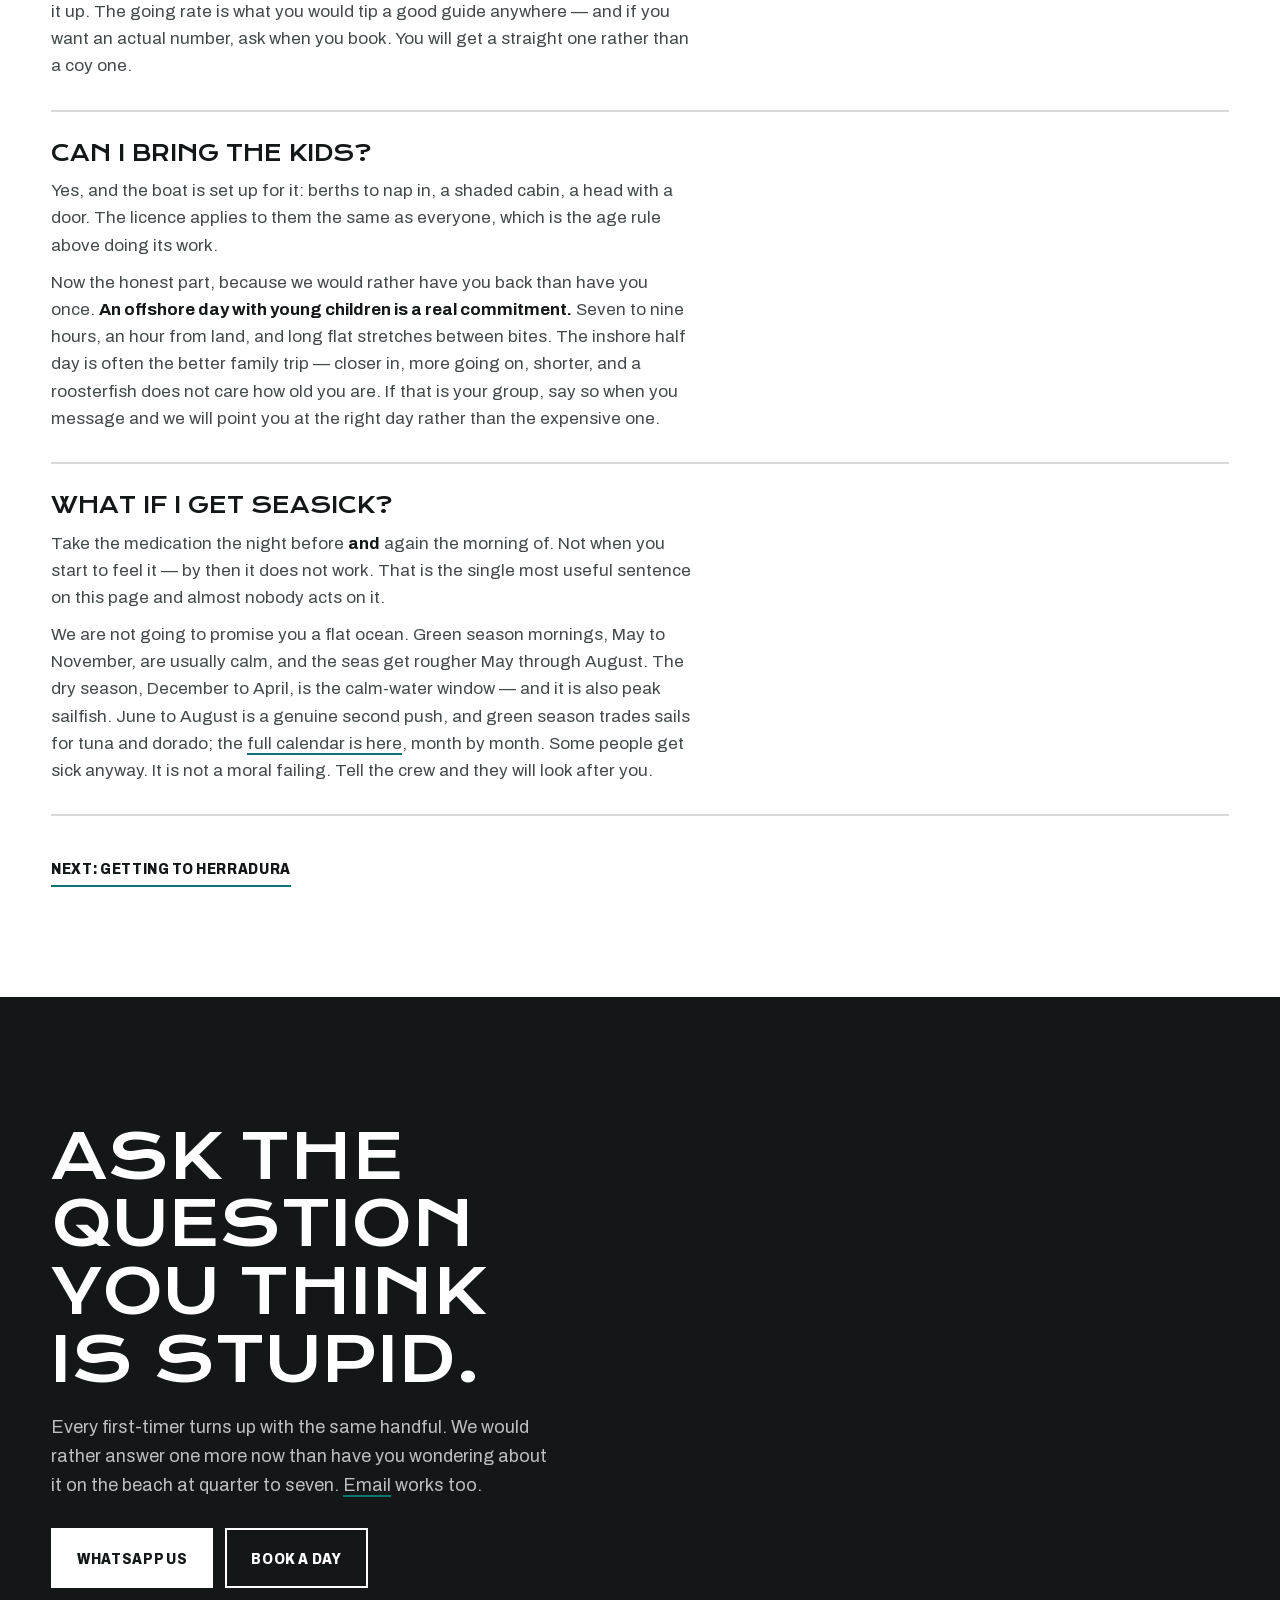
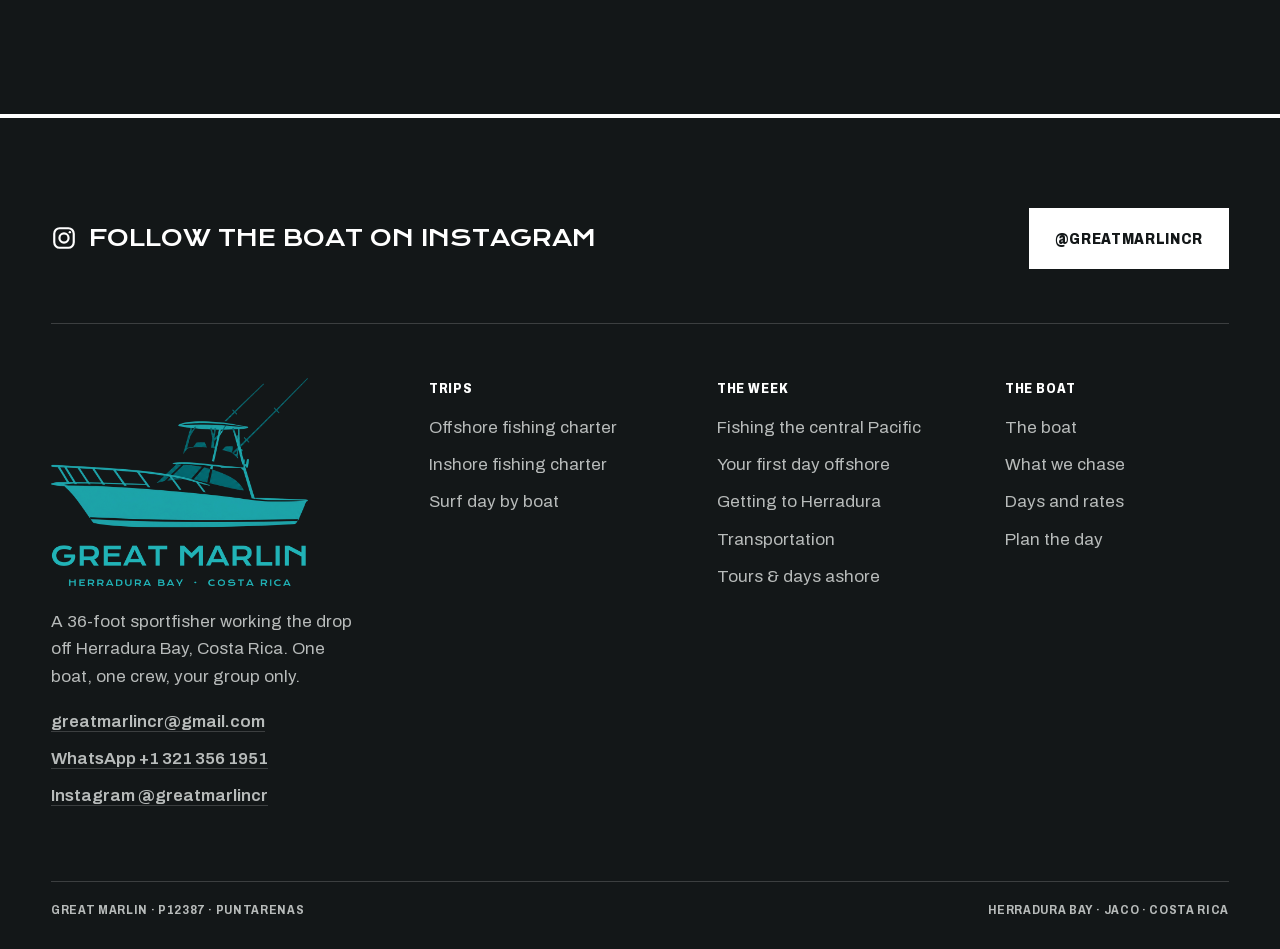
<file: first-time-offshore.html>
<!DOCTYPE html>
<html lang="en">
<head>
<meta name="robots" content="noindex,nofollow">
<meta charset="UTF-8">
<meta name="viewport" content="width=device-width, initial-scale=1.0">

<title>Your First Day Offshore — What to Expect on a Costa Rica Fishing Charter | Great Marlin</title>
<meta name="description" content="Your first offshore day out of Herradura Bay: the beach meet, the run out, what to bring, the fishing licence, tipping and kids.">
<link rel="canonical" href="https://greatmarlin.com/first-time-offshore.html">

<meta property="og:type" content="article">
<meta property="og:site_name" content="Great Marlin">
<meta property="og:url" content="https://greatmarlin.com/first-time-offshore.html">
<meta property="og:title" content="Your first day offshore — what actually happens">
<meta property="og:description" content="The seven o'clock start, the run, what to bring, and the honest answer on half day versus full day. Herradura Bay, Costa Rica.">
<meta property="og:image" content="https://greatmarlin.com/assets/og-logo.jpg">
<meta property="og:image:width" content="1200">
<meta property="og:image:height" content="630">
<meta name="twitter:card" content="summary_large_image">
<meta name="theme-color" content="#091228">
<link rel="preload" href="assets/fonts/archivo-var.woff2" as="font" type="font/woff2" crossorigin>
<link rel="stylesheet" href="assets/site.css?v=ecb32440">
<script>document.documentElement.className+=' js';</script>

<script type="application/ld+json">
{
  "@context":"https://schema.org",
  "@type":"Article",
  "headline":"Your First Day Offshore — What to Expect on a Costa Rica Fishing Charter",
  "description":"What actually happens on a first offshore fishing day out of Herradura Bay, Costa Rica: the schedule, what to bring, the INCOPESCA licence, keeping fish, tipping, kids, seasickness, and inshore versus offshore.",
  "image":"https://greatmarlin.com/assets/gm-hero.jpg?v=7",
  "author":{"@type":"Organization","name":"Great Marlin"},
  "publisher":{"@type":"Organization","name":"Great Marlin"},
  "dateModified":"2026-07-15",
  "mainEntityOfPage":{"@type":"WebPage","@id":"https://greatmarlin.com/first-time-offshore.html"},
  "about":[
    {"@type":"Thing","name":"Sportfishing charter"},
    {"@type":"Place","name":"Herradura Bay, Puntarenas, Costa Rica"}
  ]
}
</script>
<link rel="icon" href="assets/favicon-32.png?v=2" type="image/png" sizes="32x32"><link rel="icon" href="assets/favicon-64.png?v=2" type="image/png" sizes="64x64">
<link rel="apple-touch-icon" href="assets/apple-touch-icon-v2.png">
</head>
<body>

<header class="topnav">
  <a class="brand" href="index.html" aria-label="Great Marlin, home"><img class="brand-mark" src="assets/logo/gm-mark-white-160.png" alt="" width="160" height="93"><span>Great Marlin</span></a>
  <ul class="nav-links">
    <li class="has-drop"><a href="index.html#rates" aria-haspopup="true">Trips<svg class="caret" viewBox="0 0 10 6" aria-hidden="true"><path d="M1 1l4 4 4-4" fill="none" stroke="currentColor" stroke-width="1.6"/></svg></a><ul class="drop"><li><a href="full-day-fishing-charter.html">Offshore fishing</a></li><li><a href="half-day-fishing-charter.html">Inshore fishing</a></li><li><a href="surf-trip.html">Surf day</a></li><li><a href="index.html#rates">All trips &amp; rates</a></li></ul></li>
    <li class="has-drop"><a href="costa-rica-fishing.html" aria-haspopup="true">The fishing<svg class="caret" viewBox="0 0 10 6" aria-hidden="true"><path d="M1 1l4 4 4-4" fill="none" stroke="currentColor" stroke-width="1.6"/></svg></a><ul class="drop"><li><a href="costa-rica-fishing.html">What we catch</a></li><li><a href="first-time-offshore.html">Your first day offshore</a></li></ul></li>
    <li class="has-drop"><a href="getting-here.html" aria-haspopup="true">Getting here<svg class="caret" viewBox="0 0 10 6" aria-hidden="true"><path d="M1 1l4 4 4-4" fill="none" stroke="currentColor" stroke-width="1.6"/></svg></a><ul class="drop"><li><a href="getting-here.html">From the airport</a></li><li><a href="transportation.html">Transportation</a></li></ul></li>
    <li><a href="tours.html">Tours</a></li>
  </ul>
  <div class="nav-cta">
    <a class="btn btn-flag" href="book.html">Plan my day</a>
    <button class="menu-btn" id="menuBtn" type="button" aria-expanded="false" aria-controls="sheet" aria-label="Open menu">
      <svg viewBox="0 0 20 20" fill="none" stroke="currentColor" stroke-width="2"><path d="M2 6h16M2 14h16"/></svg>
    </button>
  </div>
</header>
<nav class="sheet" id="sheet" aria-label="Menu" aria-hidden="true">
  <button class="sheet-close" id="sheetClose" type="button" aria-label="Close menu">
    <svg viewBox="0 0 18 18" fill="none" stroke="currentColor" stroke-width="2"><path d="M3 3l12 12M15 3L3 15"/></svg>
  </button>
  <a class="big" href="index.html">Home</a>
  <a class="big" href="index.html#rates">Trips &amp; rates</a>
  <a class="big sm" href="full-day-fishing-charter.html">Offshore fishing</a>
  <a class="big sm" href="half-day-fishing-charter.html">Inshore fishing</a>
  <a class="big sm" href="surf-trip.html">Surf day</a>
  <a class="big" href="index.html#boat">The boat</a>
  <a class="big" href="costa-rica-fishing.html">The fishing</a>
  <a class="big sm" href="first-time-offshore.html">Your first day offshore</a>
  <a class="big" href="getting-here.html">Getting here</a>
  <a class="big sm" href="transportation.html">Transportation</a>
  <a class="big" href="tours.html">Tours</a>
  <div class="sheet-foot">
    <a class="btn btn-flag" href="book.html">Plan my day</a>
    <a class="btn btn-line" href="https://wa.me/13213561951" target="_blank" rel="noopener">WhatsApp us</a>
    <a class="btn btn-line" href="mailto:greatmarlincr@gmail.com?subject=Charter%20question">Email us</a>
  </div>
</nav>

<main>

  <!-- ============ HERO ============ -->
  <header class="pg-hero">
    <div class="pg-hero-media"><img src="assets/photos/head-firstday-real.jpg?v=1" alt="Looking back over the wake at first light, hills on the horizon" fetchpriority="high" style="object-position:50% 60%;--mpos:50% 60%"></div>
    <div class="pg-hero-grade" style="background:linear-gradient(90deg,rgba(8,14,24,.62) 0%,rgba(8,14,24,.38) 42%,rgba(8,14,24,.05) 72%),linear-gradient(180deg,rgba(8,14,24,0) 55%,rgba(8,14,24,.5) 100%)"></div>
    <div class="pg-hero-inner shell">
      <h1>Your first day offshore</h1>
      <p class="sub">You have never done this. Most people who step aboard haven't. Here is the whole day — the quarter-to-seven meet, the run, the spread — and straight answers to the things people ask on the way out.</p>
      <div class="stamp">
        <span>[ 07:00 · LINES OFF ]</span>
        <span>[ 5–9 HOURS ]</span>
        <span>[ NO EXPERIENCE NEEDED ]</span>
      </div>
    </div>
  </header>

  <!-- ============ 01 THE DAY ============ -->
  <section class="band" id="day">
    <div class="shell">
      <div class="sec-head"><h2 class="d sec-title">The Day</h2><p class="sec-sub lbl">Lines off to fish cleaned</p></div>

      <ul class="steps rv">
        <li>
          <span class="when">[ 06:45 · 07:00 ]</span>
          <div>
            <h3>Lines off</h3>
            <p>You meet us on the beach at Herradura at six forty-five. A small panga runs you out to the boat on her mooring, about thirty seconds off the sand, and by seven the lines are off. From there it is about five hours on an inshore half day, seven on an offshore 3/4 day and nine on a full day. Tournament boats keep an eight-to-four schedule — a tournament can set its own hours, a fish cannot. Getting yourself to the beach is its own problem, and it has <a class="xlink" href="getting-here.html">its own page</a>.</p>
          </div>
        </li>
        <li>
          <span class="when">[ 07:45 · 08:00 ]</span>
          <div>
            <h3>The bottom disappears</h3>
            <p>Twenty-two to twenty-eight miles, forty-five minutes to an hour. Then the bottom is simply gone underneath you and there is nothing to look at in any direction. You are fishing before nine. What is out there that week depends on the month, and <a class="xlink" href="costa-rica-fishing.html">the month is a longer conversation</a>.</p>
          </div>
        </li>
        <li>
          <span class="when">[ 08:00 ]</span>
          <div>
            <h3>The spread goes out</h3>
            <p>Dredges and teasers, and neither of them is trying to catch anything. Their whole job is to convince a sailfish that a school of bait is running away from the boat. Meanwhile the tower is reading the water: current rips and edges, frigates and boobies working, and — if you want yellowfin — the spinner dolphin they travel with. That is the hunt. The fishing comes after it.</p>
          </div>
        </li>
        <li>
          <span class="when">[ THE SWITCH ]</span>
          <div>
            <h3>Raised, then hooked</h3>
            <p>A fish comes up hot on a teaser. The teaser gets pulled away from it, deliberately, at the worst possible moment for the fish, and a circle-hooked ballyhoo drops into the hole where it was. That is bait-and-switch, it is the house method on this coast, and it is why the crew is suddenly shouting. Your job in it is small and specific, and someone will tell you exactly what it is about one second before you need to do it.</p>
          </div>
        </li>
        <li>
          <span class="when">[ ON THE WAY IN ]</span>
          <div>
            <h3>The beach</h3>
            <p>Often, on the run home, we pitch the rocks and the beach for roosterfish. Different fishery, different fish, no run required. It is how a fair number of people find out they like inshore fishing.</p>
          </div>
        </li>
        <li>
          <span class="when">[ ON THE BOAT ]</span>
          <div>
            <h3>What comes off the boat</h3>
            <p>Tuna, dorado and wahoo are cleaned and bagged on the boat and you walk off with them. Billfish do not come off the boat at all — they are released in the water, never lifted out, never gaffed. If a photograph of your sailfish exists, it was taken with the fish still swimming.</p>
          </div>
        </li>
      </ul>
    </div>
  </section>

  <!-- ============ 02 WHAT TO BRING ============ -->
  <section class="band band-deep" id="bring">
    <div class="shell">
      <div class="sec-head"><h2 class="d sec-title">What to Bring</h2><p class="sec-sub lbl">And what is already aboard</p></div>

      <p class="lede rv" style="margin-bottom:clamp(48px,8vh,96px)">Bring almost nothing. That is the point of a crew.</p>

      <div class="cols rv">
        <div>
          <h3 style="font-size:clamp(1.15rem,2.2vw,1.55rem)">In your bag</h3>
          <ul class="tick">
            <li><b>Cash, in dollars.</b> For the crew, at the end of a good day. There is a straight answer on tipping further down this page. It simply is not a percentage.</li>
            <li><b>Seasickness medication.</b> The night before, and again the morning of. Not when you already feel it — at that point it is not medicine, it is optimism.</li>
            <li><b>Sun cover.</b> Hat, sunglasses, sunscreen. The fighting cockpit is open by design, because that is where the work happens. The cabin below is shaded and you will use it.</li>
            <li><b>Your own reel, if you have one you love.</b> Otherwise nothing. Nobody has ever regretted travelling light to this boat.</li>
          </ul>
        </div>
        <div>
          <h3 style="font-size:clamp(1.15rem,2.2vw,1.55rem)">Already aboard</h3>
          <ul class="tick">
            <li><b>The tackle and the bait.</b> Rods, dredges, teasers, and ballyhoo rigged on circle hooks. The crew sets all of it and re-rigs it all day.</li>
            <li><b>The licence.</b> Every angler needs an INCOPESCA sport fishing licence and we sort it out. More on this below, including the part most websites get wrong.</li>
            <li><b>Shade, berths and a head.</b> Below deck there is a cabin with berths, a galley sink, and a head with a real door.</li>
            <li><b>The provisions.</b> The offshore days carry lunch, beer, water and fruit. The half day carries beer, water and fruit. The half day is a different trip in more ways than one, and that is the next section.</li>
          </ul>
        </div>
      </div>
    </div>
  </section>

  <!-- ============ 03 HALF DAY OR FULL DAY ============ -->
  <section class="band" id="days">
    <div class="shell">
      <div class="sec-head"><h2 class="d sec-title">Inshore or Offshore</h2><p class="sec-sub lbl">$1,600 · $2,000 · private charter</p></div>

      <div class="split">
        <div><p class="statement rv">The half day is a good trip. It is not a sailfish trip.</p></div>
        <div>
          <p class="prose rv">Inshore half day, about five hours, <strong>$1,600</strong>. Offshore, a 3/4 day is about seven hours for <strong>$1,800</strong> and a full day about nine for <strong>$2,000</strong>. Those prices cover up to six guests, not per person — past six, each extra guest is $100. The offshore days come provisioned with lunch, beer, water and fruit; the half day with beer, water and fruit. Custom days, multi-day bookings and events have no public price — ask when you book and you will get a straight quote.</p>
          <p class="prose rv">Now the part that costs us money to tell you. The fish are forty-five minutes to an hour away, each way. Take that out of a half day and look at what is left. <strong>You cannot honestly sell a half-day billfish trip out of Herradura.</strong> The arithmetic does not work, and the boats that sell one anyway are hoping you will not do the arithmetic until you are already aboard.</p>
          <p class="prose rv">So ours is not one. <strong>The half day is an inshore trip</strong> — roosterfish, cubera snapper and jack crevalle, worked along the rocks and the beach. It is a genuinely good day on the water. It is the better day for a lot of families. Some people prefer it outright. It is simply not the day you flew here for if what you want is a sailfish.</p>
          <p class="prose rv">Offshore is the 3/4 day or the full day. If sails are what you came for, that is the trip, and the <a class="xlink" href="index.html#rates">days and rates</a> are on the front page.</p>
        </div>
      </div>

      <div class="pull rv">
        <p>The run does not get shorter because you booked a half day.</p>
        <p class="src">Ask anyone selling a half-day billfish trip out of Herradura how they plan to get there and back</p>
      </div>
    </div>
  </section>

  <!-- ============ 04 THE BOAT QUESTION ============ -->
  <section class="band band-deep" id="boat">
    <div class="shell">
      <div class="sec-head"><h2 class="d sec-title">The Boat Question</h2><p class="sec-sub lbl">36 feet · P12387</p></div>

      <div class="split" style="margin-bottom:clamp(56px,9vh,110px)">
        <div><p class="statement rv">A sixty-foot boat does not get to a different ocean.</p></div>
        <div>
          <p class="prose rv">People are too polite to ask this one, so here it is answered anyway. Great Marlin is thirty-six feet — turquoise hull, white tuna tower, outriggers, open fighting cockpit. Some of the boats on this bay are longer. A few of them are much longer.</p>
          <p class="prose rv">The fish are twenty-two to twenty-eight miles out. Every boat on this bay runs to the same water, works the same rips and edges, and hunts the same bird flocks. A longer hull gets there and finds exactly the same sailfish.</p>
          <p class="prose rv">Here is the honest trade, because there is one. <strong>On a thirty-six you feel the sea more.</strong> A bigger hull flattens the ride, and on a rough May morning that is worth real money to some people. We are not going to pretend otherwise. If a heavy sea would ruin your day, fish the dry season or fish a bigger boat — and we will tell you that on the phone rather than after you have paid.</p>
          <p class="prose rv">On price we will say only this: comparable thirty-six and thirty-seven footers on this bay list around <strong>$2,600 a day</strong>. Ours are on the <a class="xlink" href="index.html#rates">front page</a>. You can do the rest.</p>
        </div>
      </div>

      <ul class="ledger rv">
        <li>
          <span class="name">The tower</span>
          <span class="season">Finding fish</span>
          <span class="note">Sails sit under the frigates and boobies. Yellowfin travel with the spinner dolphin. You find both by looking down at the water from above it, not across it — which is the entire argument for a tuna tower, and the reason it is not decoration.</span>
        </li>
        <li>
          <span class="name">The cockpit</span>
          <span class="season">Room to work</span>
          <span class="note">Open, by design. When something big eats, everybody needs to move at once and the fight goes wherever the fish decides it goes. Space back here is not luxury. It is the difference between landing it and telling a story about it.</span>
        </li>
        <li>
          <span class="name">Below deck</span>
          <span class="season">Berths · galley sink · head</span>
          <span class="note">A cabin with berths, a sink, and a head with a door that closes. It is the first thing families ask about and close to the last thing anyone puts in a brochure.</span>
        </li>
      </ul>

      <div class="split" style="margin-top:clamp(56px,9vh,110px)">
        <div>
          <figure>
            <div class="frame" style="aspect-ratio:4/5">
              <img src="assets/gm-cabin.jpg" alt="Below deck on Great Marlin: two berths with tan cushions to port and starboard, a galley sink to starboard, and a door through to the cockpit" loading="lazy">
            </div>
            <figcaption>Below deck · berths and galley sink</figcaption>
          </figure>
        </div>
        <div>
          <p class="prose rv">That is what is under the deck. Berths either side, a sink, a door through to the cockpit. It is not a stateroom and we are not going to call it one.</p>
          <p class="prose rv">It matters because of what a fishing day actually is. Somebody always wants to lie down. Somebody always needs the head at exactly the wrong moment, an hour from land, and on a boat without one that becomes a story people tell for years — not fondly.</p>
        </div>
      </div>
    </div>
  </section>

  <!-- ============ 05 STRAIGHT ANSWERS ============ -->
  <section class="band" id="answers">
    <div class="shell">
      <div class="sec-head"><h2 class="d sec-title">Straight Answers</h2><p class="sec-sub lbl">The ones everybody asks</p></div>

      <ul class="qa rv">
        <li>
          <h3>Do I need a fishing licence?</h3>
          <p>Yes. Every angler aboard needs an INCOPESCA sport fishing licence — and this is where a lot of charter websites get it wrong. The regulation says <em>sin restricción de edad</em>: without age restriction. Your nine-year-old needs one too. The line you have read a dozen times, that only anglers over sixteen need a licence, has been copied from site to site until it started to sound official. It is not true.</p>
          <p>Budget about fifteen dollars a head for a short-trip licence. INCOPESCA sets that rate rather than us and it can move, so treat it as approximate rather than a quote. Practically, though, it is not your job — the paperwork goes through the boat.</p>
        </li>
        <li>
          <h3>Can I keep what I catch?</h3>
          <p>Yes, everything except billfish and roosterfish. Tuna, dorado, wahoo, snapper and grouper come off the boat cleaned and bagged, ready for dinner.</p>
          <p>They are for your own table or for taxidermy. Selling sport-caught fish is illegal here. Billfish never enter the count at all: sailfish and marlin are released, every time, without exception.</p>
        </li>
        <li>
          <h3>Am I expected to tip the crew?</h3>
          <p>It is customary on a good day, and the crew works harder than anyone else on the boat. Bring cash, in dollars.</p>
          <p>We are not going to invent a percentage for you. Every site that prints one made it up. The going rate is what you would tip a good guide anywhere — and if you want an actual number, ask when you book. You will get a straight one rather than a coy one.</p>
        </li>
        <li>
          <h3>Can I bring the kids?</h3>
          <p>Yes, and the boat is set up for it: berths to nap in, a shaded cabin, a head with a door. The licence applies to them the same as everyone, which is the age rule above doing its work.</p>
          <p>Now the honest part, because we would rather have you back than have you once. <strong>An offshore day with young children is a real commitment.</strong> Seven to nine hours, an hour from land, and long flat stretches between bites. The inshore half day is often the better family trip — closer in, more going on, shorter, and a roosterfish does not care how old you are. If that is your group, say so when you message and we will point you at the right day rather than the expensive one.</p>
        </li>
        <li>
          <h3>What if I get seasick?</h3>
          <p>Take the medication the night before <strong>and</strong> again the morning of. Not when you start to feel it — by then it does not work. That is the single most useful sentence on this page and almost nobody acts on it.</p>
          <p>We are not going to promise you a flat ocean. Green season mornings, May to November, are usually calm, and the seas get rougher May through August. The dry season, December to April, is the calm-water window — and it is also peak sailfish. June to August is a genuine second push, and green season trades sails for tuna and dorado; the <a href="costa-rica-fishing.html">full calendar is here</a>, month by month. Some people get sick anyway. It is not a moral failing. Tell the crew and they will look after you.</p>
        </li>
      </ul>

      <a class="guide-link" href="getting-here.html">Next: getting to Herradura</a>
    </div>
  </section>

  <!-- ============ CLOSER ============ -->
  <section class="closer">
    <div class="shell">
      <h2>Ask the question you think is stupid.</h2>
      <p class="note">Every first-timer turns up with the same handful. We would rather answer one more now than have you wondering about it on the beach at quarter to seven. <a class="xlink" href="mailto:greatmarlincr@gmail.com">Email</a> works too.</p>
      <div class="closer-actions">
        <a class="btn btn-flag" href="https://wa.me/13213561951?text=Hi%20Great%20Marlin%20%E2%80%94%20it%27s%20my%20first%20time%20offshore%20and%20I%20have%20a%20question." rel="noopener">WhatsApp us</a>
        <a class="btn btn-ghost" href="index.html#book">Book a day</a>
      </div>
    </div>
  </section>

</main>

<footer class="foot">
  <div class="shell">
    <div class="foot-ig">
      <p><svg viewBox="0 0 24 24" fill="none" stroke="currentColor" stroke-width="2" aria-hidden="true"><rect x="3" y="3" width="18" height="18" rx="5"/><circle cx="12" cy="12" r="4.2"/><circle cx="17.4" cy="6.6" r="1.1" fill="currentColor" stroke="none"/></svg><span>Follow the boat on Instagram</span></p>
      <a class="btn btn-flag" href="https://www.instagram.com/greatmarlincr/" target="_blank" rel="noopener">@greatmarlincr</a>
    </div>
    <div class="foot-grid">
      <div>
        <img class="foot-logo" src="assets/logo/gm-logo-teal.png?v=1" alt="Great Marlin, Herradura Bay, Costa Rica" width="900" height="730" loading="lazy" decoding="async">
        <p class="about">A 36-foot sportfisher working the drop off Herradura Bay, Costa Rica. One boat, one crew, your group only.</p>
        <ul class="foot-contact">
          <li><a href="mailto:greatmarlincr@gmail.com">greatmarlincr@gmail.com</a></li>
          <li><a href="https://wa.me/13213561951" target="_blank" rel="noopener">WhatsApp +1 321 356 1951</a></li>
          <li><a href="https://www.instagram.com/greatmarlincr/" target="_blank" rel="noopener">Instagram @greatmarlincr</a></li>
        </ul>
      </div>
      <div>
        <h2 class="fh">Trips</h2>
        <ul>
          <li><a href="full-day-fishing-charter.html">Offshore fishing charter</a></li>
          <li><a href="half-day-fishing-charter.html">Inshore fishing charter</a></li>
          <li><a href="surf-trip.html">Surf day by boat</a></li>
        </ul>
      </div>
      <div>
        <h2 class="fh">The week</h2>
        <ul>
          <li><a href="costa-rica-fishing.html">Fishing the central Pacific</a></li>
          <li><a href="first-time-offshore.html">Your first day offshore</a></li>
          <li><a href="getting-here.html">Getting to Herradura</a></li>
          <li><a href="transportation.html">Transportation</a></li>
          <li><a href="tours.html">Tours &amp; days ashore</a></li>
        </ul>
      </div>
      <div>
        <h2 class="fh">The boat</h2>
        <ul>
          <li><a href="index.html#boat">The boat</a></li>
          <li><a href="index.html#fish">What we chase</a></li>
          <li><a href="index.html#rates">Days and rates</a></li>
          <li><a href="book.html">Plan the day</a></li>
        </ul>
      </div>
    </div>
    <div class="foot-bar lbl">
      <span>Great Marlin &#183; P12387 &#183; Puntarenas</span>
      <span>Herradura Bay &#183; Jaco &#183; Costa Rica</span>
    </div>
  </div>
</footer>

<script src="assets/site.js?v=30475fb3" defer></script>
</body>
</html>
</file>
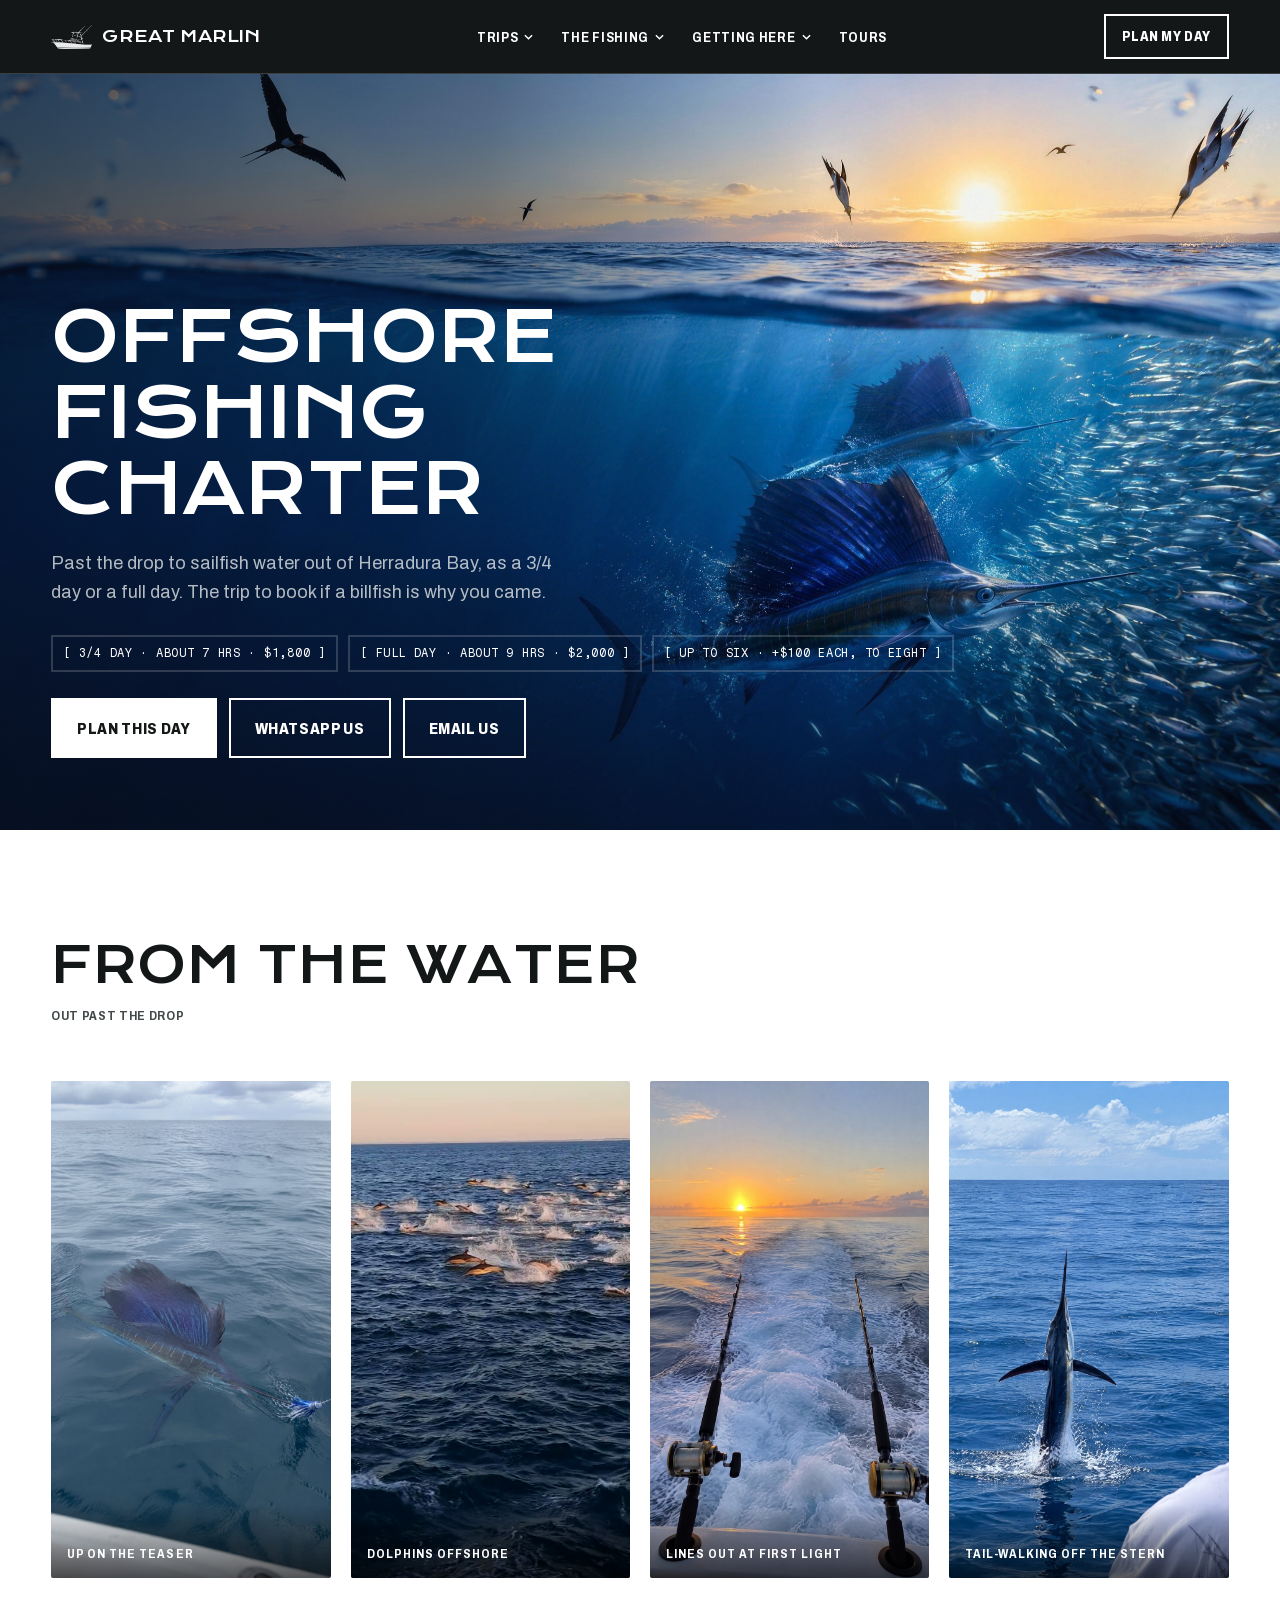
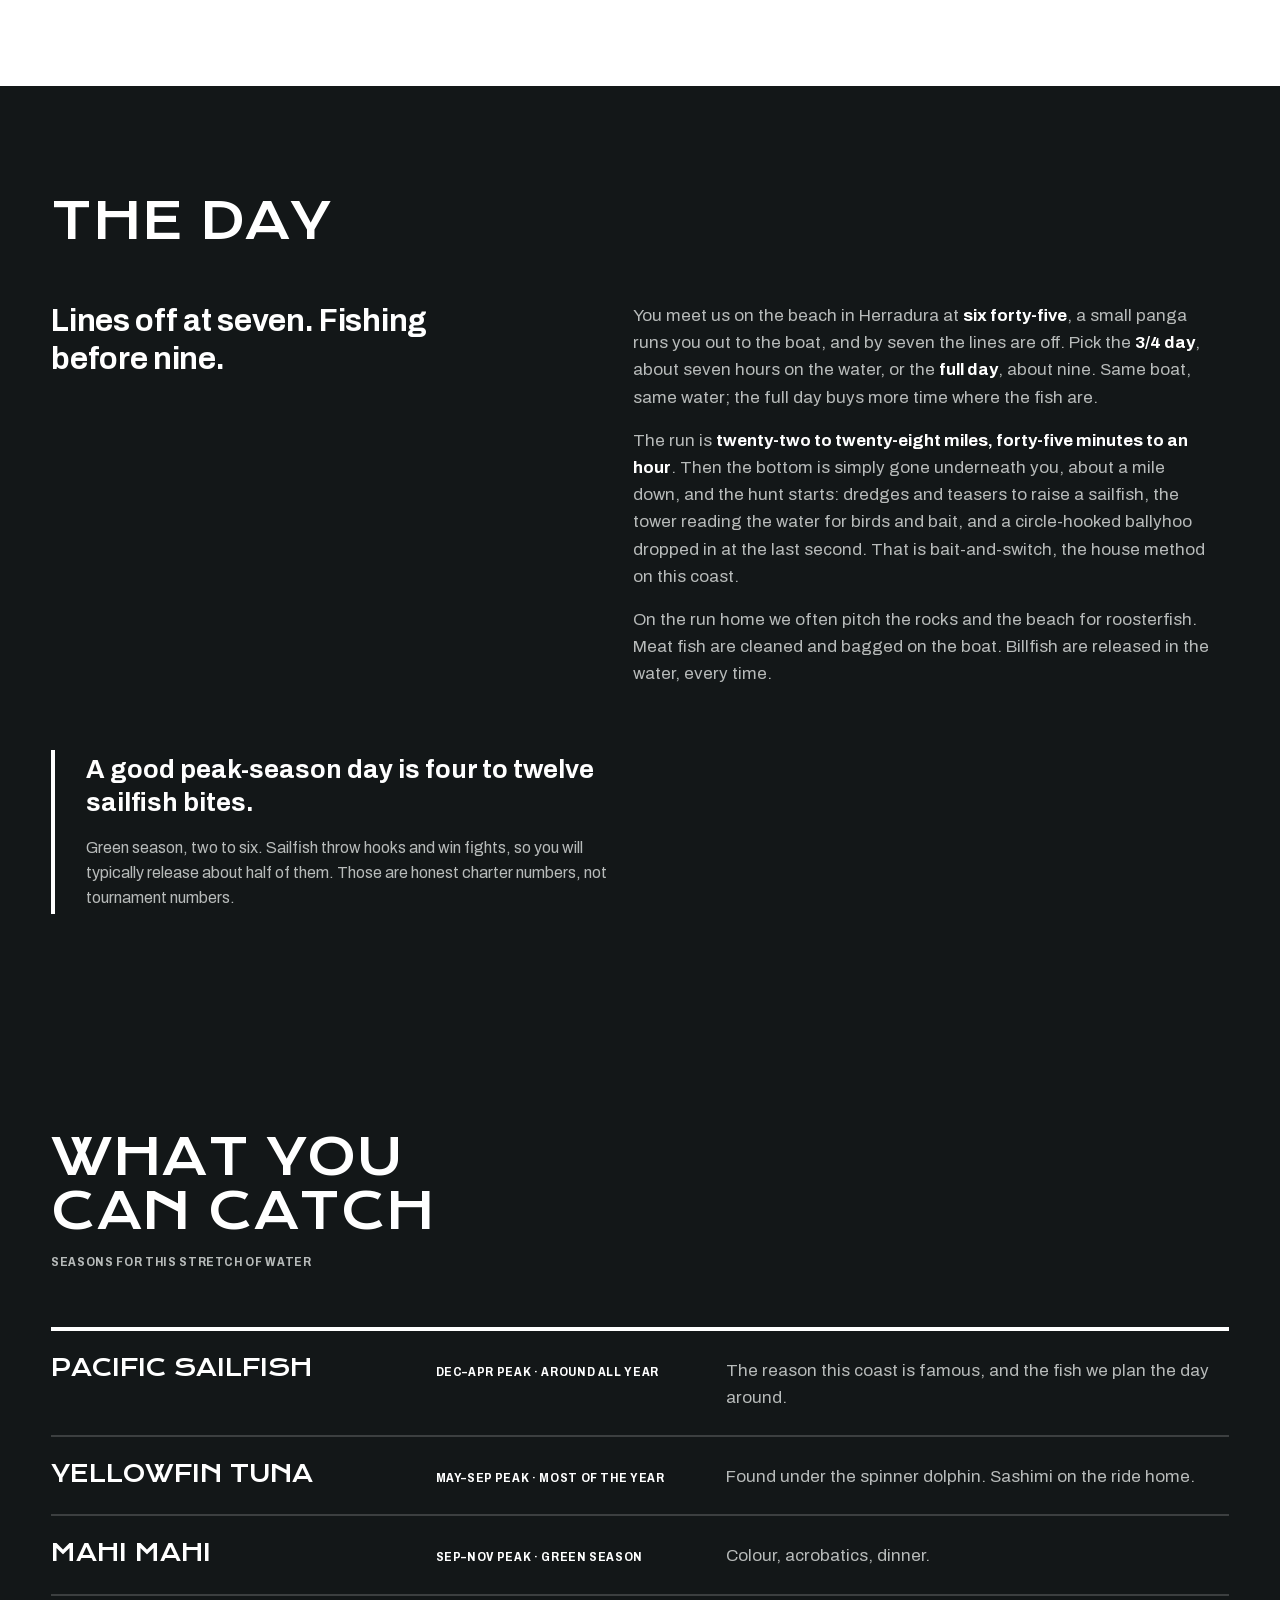
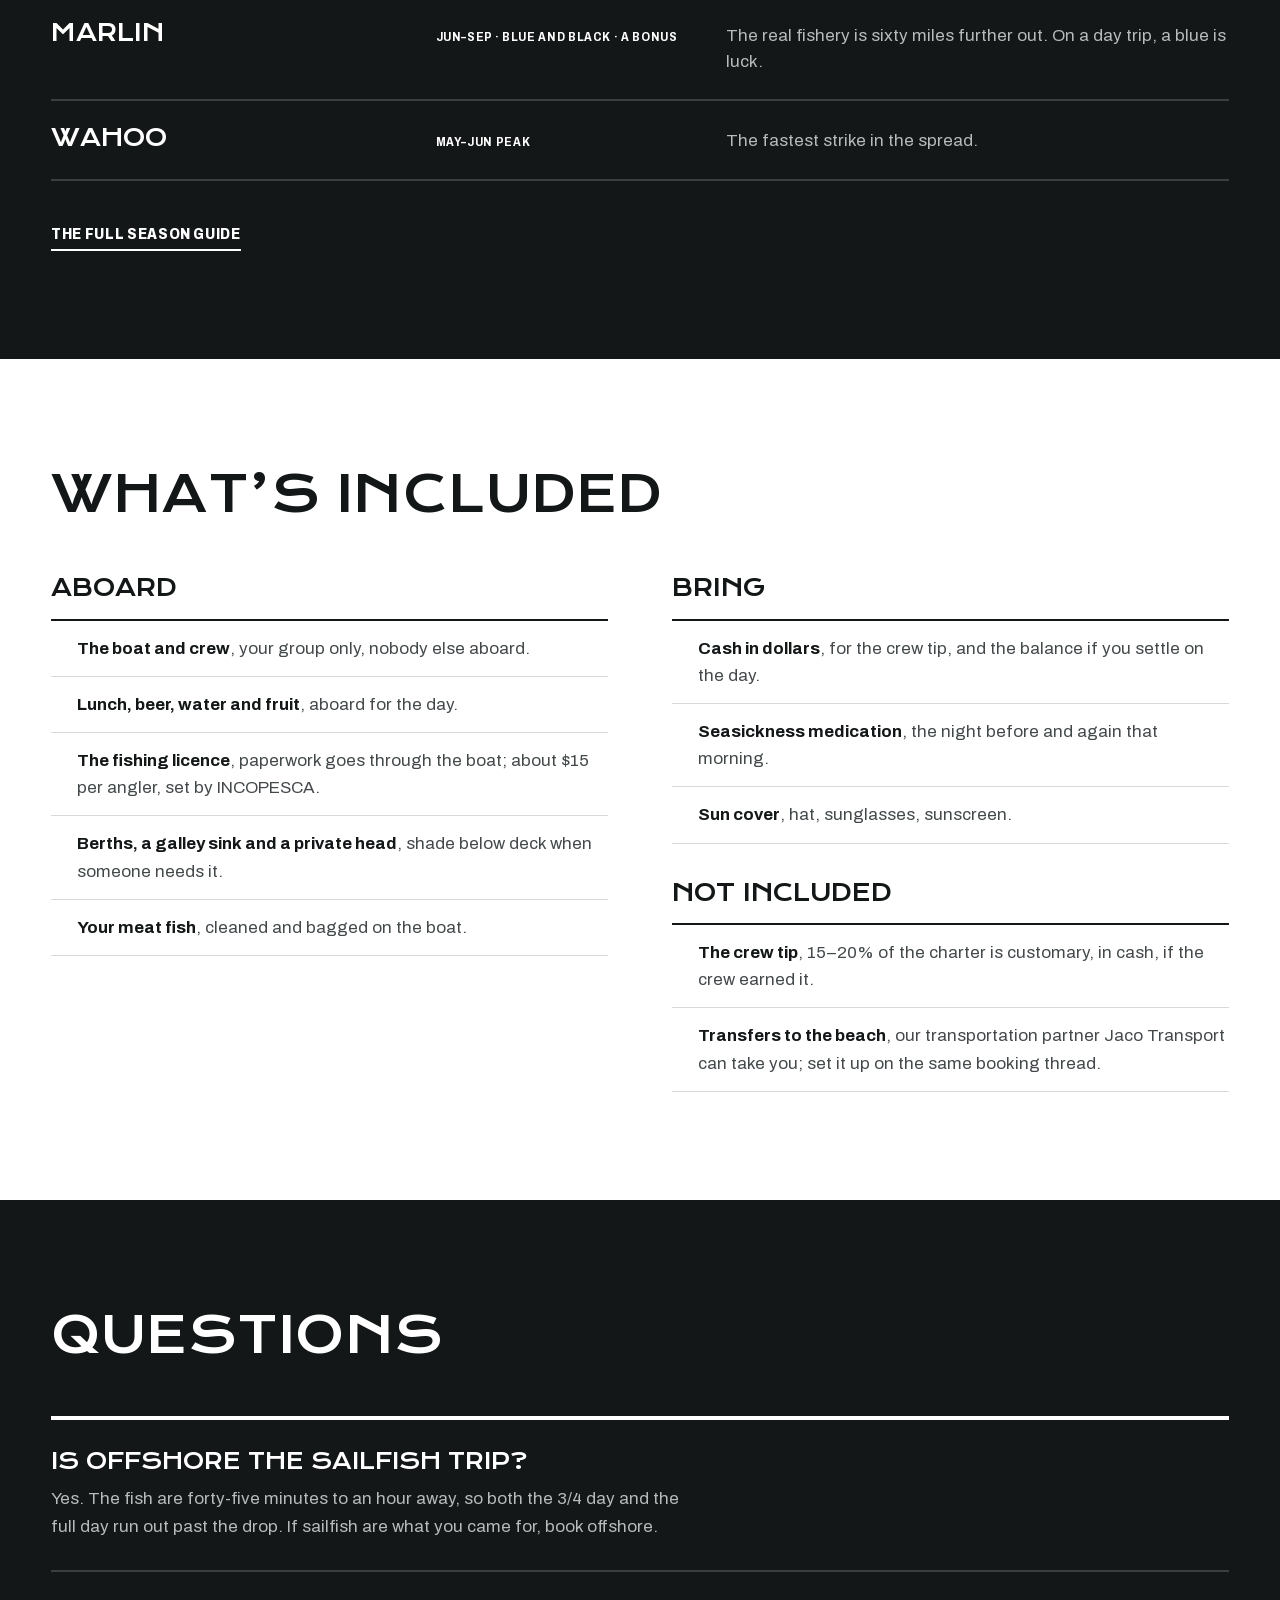
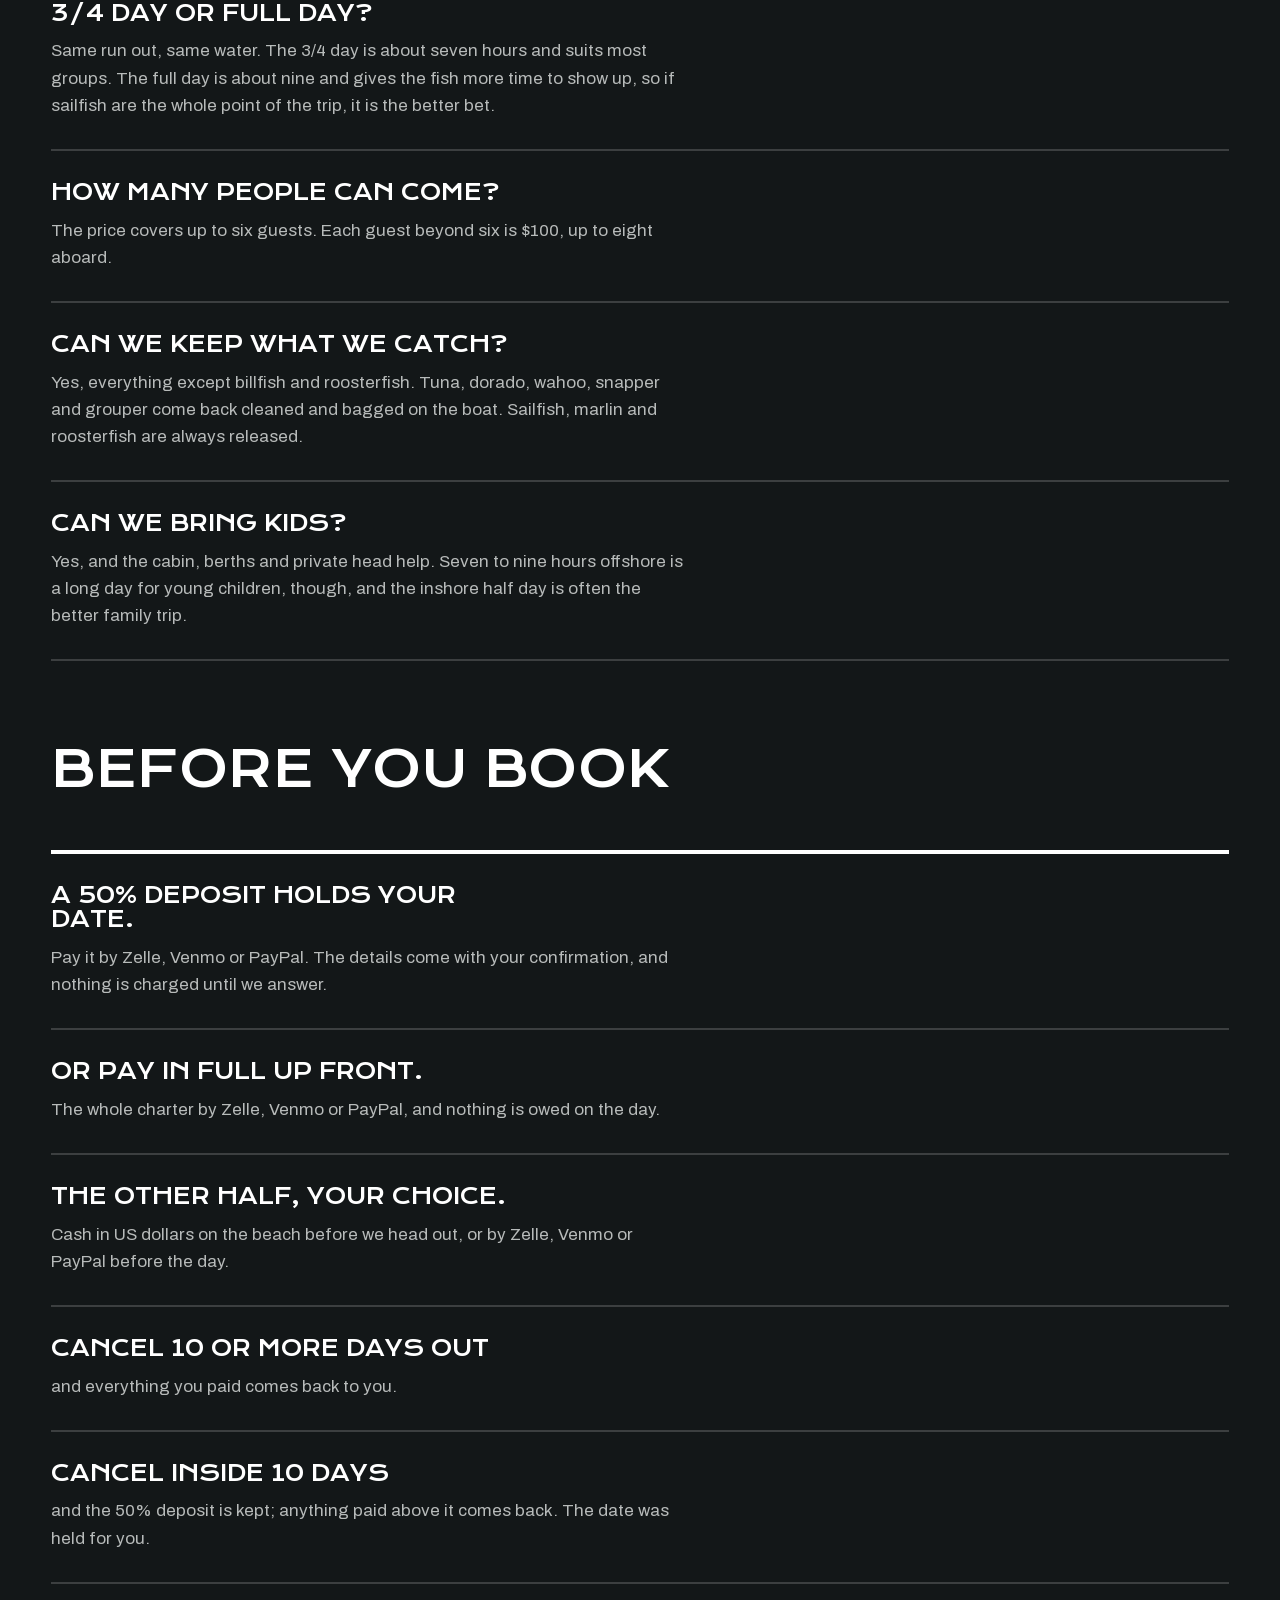
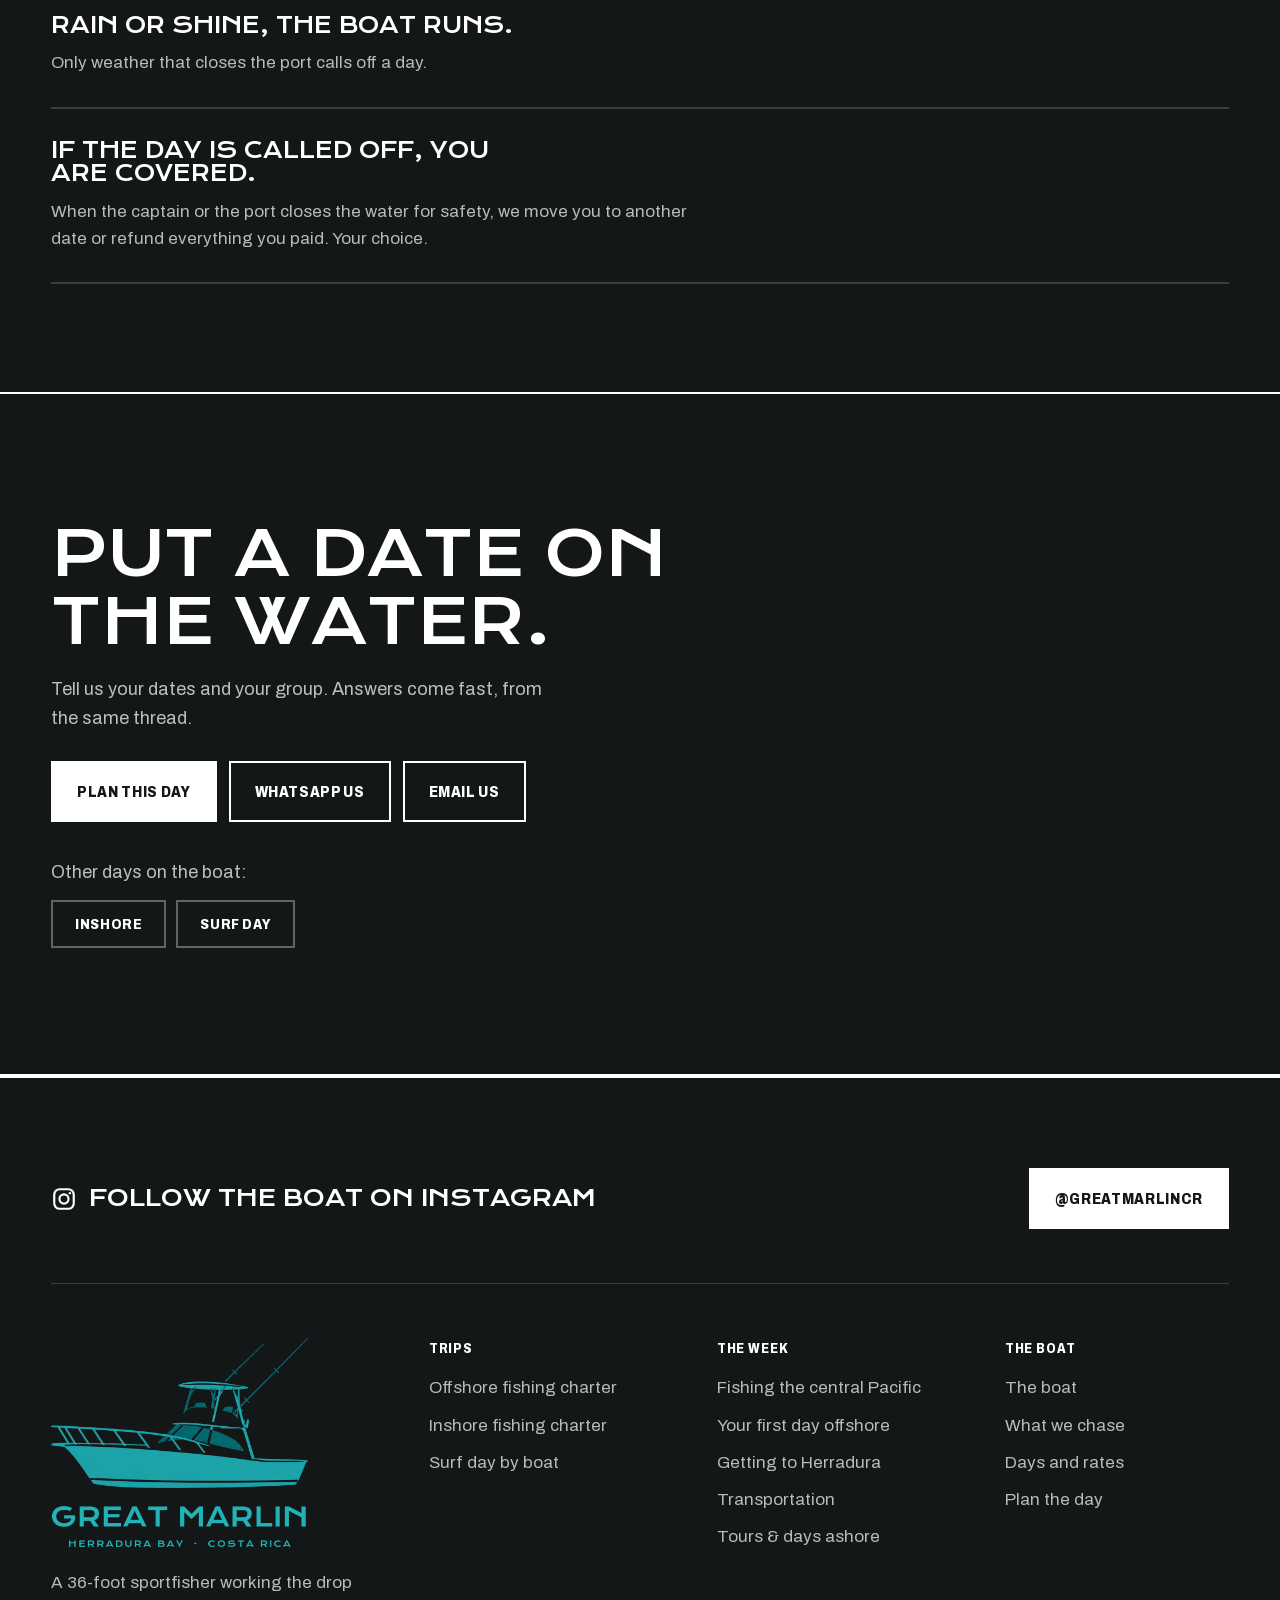
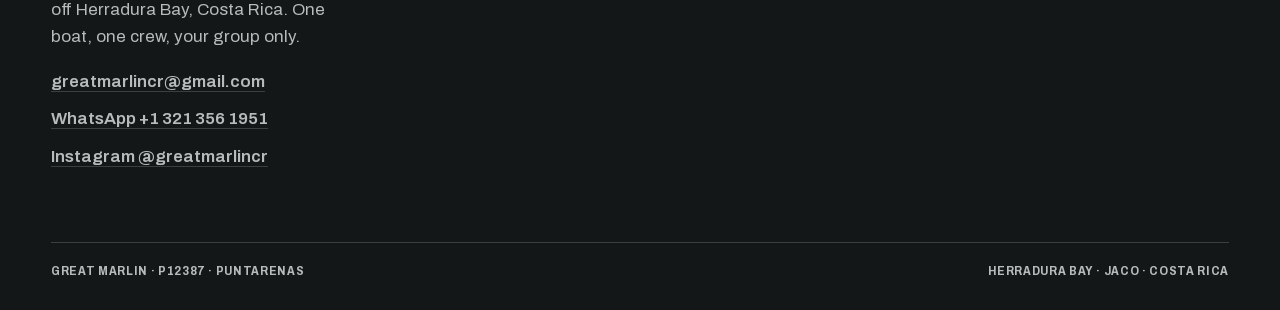
<file: full-day-fishing-charter.html>
<!DOCTYPE html>
<html lang="en">
<head>
<meta name="robots" content="noindex,nofollow">
<meta charset="UTF-8">
<meta name="viewport" content="width=device-width, initial-scale=1.0">
<title>Offshore Fishing Charter, Herradura &amp; Jacó | Great Marlin</title>
<meta name="description" content="Offshore sportfishing out of Herradura Bay near Jacó, Costa Rica: a 3/4 day (about 7 hours, $1,800) or a full day (about 9 hours, $2,000), up to six.">
<link rel="canonical" href="https://greatmarlin.com/full-day-fishing-charter.html">
<meta property="og:type" content="website">
<meta property="og:site_name" content="Great Marlin">
<meta property="og:url" content="https://greatmarlin.com/full-day-fishing-charter.html">
<meta property="og:title" content="Offshore sportfishing charter · Herradura Bay, Costa Rica">
<meta property="og:description" content="Offshore sportfishing out of Herradura Bay near Jacó, Costa Rica: a 3/4 day (about 7 hours, $1,800) or a full day (about 9 hours, $2,000), up to six.">
<meta property="og:image" content="https://greatmarlin.com/assets/photos/full-hero.jpg?v=4">
<meta name="twitter:card" content="summary_large_image">
<meta name="theme-color" content="#091228">
<link rel="preload" href="assets/fonts/archivo-var.woff2" as="font" type="font/woff2" crossorigin>
<link rel="stylesheet" href="assets/site.css?v=ecb32440">
<link rel="icon" href="assets/favicon-32.png?v=2" type="image/png" sizes="32x32"><link rel="icon" href="assets/favicon-64.png?v=2" type="image/png" sizes="64x64">
<link rel="apple-touch-icon" href="assets/apple-touch-icon-v2.png">
<script type="application/ld+json">
{
  "@context": "https://schema.org",
  "@graph": [
    {
      "@type": "Product",
      "name": "Offshore sportfishing charter, 3/4 day or full day",
      "description": "Offshore sportfishing out of Herradura Bay near Jacó, Costa Rica: a 3/4 day (about 7 hours, $1,800) or a full day (about 9 hours, $2,000), up to six.",
      "image": "https://greatmarlin.com/assets/photos/full-hero.jpg?v=4",
      "url": "https://greatmarlin.com/full-day-fishing-charter.html",
      "brand": {
        "@id": "https://greatmarlin.com/#business"
      },
      "offers": {
        "@type": "AggregateOffer",
        "lowPrice": "1800",
        "highPrice": "2000",
        "offerCount": "2",
        "priceCurrency": "USD",
        "availability": "https://schema.org/InStock",
        "url": "https://greatmarlin.com/full-day-fishing-charter.html"
      }
    },
    {
      "@type": "BreadcrumbList",
      "itemListElement": [
        {
          "@type": "ListItem",
          "position": 1,
          "name": "Great Marlin",
          "item": "https://greatmarlin.com/"
        },
        {
          "@type": "ListItem",
          "position": 2,
          "name": "Trips",
          "item": "https://greatmarlin.com/#rates"
        },
        {
          "@type": "ListItem",
          "position": 3,
          "name": "Offshore",
          "item": "https://greatmarlin.com/full-day-fishing-charter.html"
        }
      ]
    }
  ]
}
</script>
</head>
<body>

<header class="topnav">
  <a class="brand" href="index.html" aria-label="Great Marlin, home"><img class="brand-mark" src="assets/logo/gm-mark-white-160.png" alt="" width="160" height="93"><span>Great Marlin</span></a>
  <ul class="nav-links">
    <li class="has-drop"><a href="index.html#rates" aria-haspopup="true">Trips<svg class="caret" viewBox="0 0 10 6" aria-hidden="true"><path d="M1 1l4 4 4-4" fill="none" stroke="currentColor" stroke-width="1.6"/></svg></a><ul class="drop"><li><a href="full-day-fishing-charter.html">Offshore fishing</a></li><li><a href="half-day-fishing-charter.html">Inshore fishing</a></li><li><a href="surf-trip.html">Surf day</a></li><li><a href="index.html#rates">All trips &amp; rates</a></li></ul></li>
    <li class="has-drop"><a href="costa-rica-fishing.html" aria-haspopup="true">The fishing<svg class="caret" viewBox="0 0 10 6" aria-hidden="true"><path d="M1 1l4 4 4-4" fill="none" stroke="currentColor" stroke-width="1.6"/></svg></a><ul class="drop"><li><a href="costa-rica-fishing.html">What we catch</a></li><li><a href="first-time-offshore.html">Your first day offshore</a></li></ul></li>
    <li class="has-drop"><a href="getting-here.html" aria-haspopup="true">Getting here<svg class="caret" viewBox="0 0 10 6" aria-hidden="true"><path d="M1 1l4 4 4-4" fill="none" stroke="currentColor" stroke-width="1.6"/></svg></a><ul class="drop"><li><a href="getting-here.html">From the airport</a></li><li><a href="transportation.html">Transportation</a></li></ul></li>
    <li><a href="tours.html">Tours</a></li>
  </ul>
  <div class="nav-cta">
    <a class="btn btn-flag" href="book.html">Plan my day</a>
    <button class="menu-btn" id="menuBtn" type="button" aria-expanded="false" aria-controls="sheet" aria-label="Open menu">
      <svg viewBox="0 0 20 20" fill="none" stroke="currentColor" stroke-width="2"><path d="M2 6h16M2 14h16"/></svg>
    </button>
  </div>
</header>
<nav class="sheet" id="sheet" aria-label="Menu" aria-hidden="true">
  <button class="sheet-close" id="sheetClose" type="button" aria-label="Close menu">
    <svg viewBox="0 0 18 18" fill="none" stroke="currentColor" stroke-width="2"><path d="M3 3l12 12M15 3L3 15"/></svg>
  </button>
  <a class="big" href="index.html">Home</a>
  <a class="big" href="index.html#rates">Trips &amp; rates</a>
  <a class="big sm" href="full-day-fishing-charter.html">Offshore fishing</a>
  <a class="big sm" href="half-day-fishing-charter.html">Inshore fishing</a>
  <a class="big sm" href="surf-trip.html">Surf day</a>
  <a class="big" href="index.html#boat">The boat</a>
  <a class="big" href="costa-rica-fishing.html">The fishing</a>
  <a class="big sm" href="first-time-offshore.html">Your first day offshore</a>
  <a class="big" href="getting-here.html">Getting here</a>
  <a class="big sm" href="transportation.html">Transportation</a>
  <a class="big" href="tours.html">Tours</a>
  <div class="sheet-foot">
    <a class="btn btn-flag" href="book.html">Plan my day</a>
    <a class="btn btn-line" href="https://wa.me/13213561951" target="_blank" rel="noopener">WhatsApp us</a>
    <a class="btn btn-line" href="mailto:greatmarlincr@gmail.com?subject=Charter%20question">Email us</a>
  </div>
</nav>

<main>
  <header class="pg-hero">
    <div class="pg-hero-media"><img src="assets/photos/full-hero.jpg?v=4" alt="Sailfish slashing through a bait ball offshore at sunrise, birds diving above" fetchpriority="high" style="object-position:62% 50%;--mpos:68% 62%"></div>
    <div class="pg-hero-grade" style="background:linear-gradient(90deg,rgba(8,14,24,.66) 0%,rgba(8,14,24,.42) 38%,rgba(8,14,24,0) 64%),linear-gradient(180deg,rgba(8,14,24,0) 60%,rgba(8,14,24,.5) 100%)"></div>
    <div class="pg-hero-inner shell">
      <h1>Offshore fishing charter</h1>
      <p class="sub">Past the drop to sailfish water out of Herradura Bay, as a 3/4 day or a full day. The trip to book if a billfish is why you came.</p>
      <div class="stamp"><span>[ 3/4 DAY · ABOUT 7 HRS · $1,800 ]</span><span>[ FULL DAY · ABOUT 9 HRS · $2,000 ]</span><span>[ UP TO SIX · +$100 EACH, TO EIGHT ]</span></div>
      <div class="closer-actions"><a class="btn btn-flag" href="book.html?day=full">Plan this day</a><a class="btn btn-ghost" href="https://wa.me/13213561951?text=Hi%20%E2%80%94%20asking%20about%20the%20Offshore." target="_blank" rel="noopener">WhatsApp us</a><a class="btn btn-ghost" href="mailto:greatmarlincr@gmail.com?subject=Charter%20question">Email us</a></div>
    </div>
  </header>


  <section class="band" id="gallery">
    <div class="shell">
      <div class="sec-head"><h2 class="d sec-title">From the water</h2><p class="sec-sub lbl">Out past the drop</p></div>
      <div class="g-grid">
        <figure class="g-card"><img src="assets/photos/full-sail-teaser-900.jpg" alt="Up on the teaser" loading="lazy" decoding="async"><figcaption>Up on the teaser</figcaption></figure>
        <figure class="g-card"><video src="assets/clips/full-dolphins.mp4" poster="assets/clips/full-dolphins-poster.jpg" muted loop playsinline preload="none" aria-hidden="true"></video><figcaption>Dolphins offshore</figcaption></figure>
        <figure class="g-card"><img src="assets/photos/full-wake-900.jpg?v=2" alt="Lines out at first light" loading="lazy" decoding="async"><figcaption>Lines out at first light</figcaption></figure>
        <figure class="g-card"><img src="assets/photos/sail-jump-tall-900.jpg?v=2" alt="Tail-walking off the stern" loading="lazy" decoding="async"><figcaption>Tail-walking off the stern</figcaption></figure>
      </div>
    </div>
  </section>
  <style>
    #gallery .g-grid{display:grid;grid-template-columns:repeat(auto-fit,minmax(200px,1fr));gap:clamp(12px,1.6vw,20px)}
    @media (max-width:760px){#gallery .g-grid{grid-template-columns:1fr 1fr;gap:10px}#gallery .g-card figcaption{padding:28px 10px 10px;font-size:.75rem;letter-spacing:.04em}}
    #gallery .g-card{margin:0;position:relative;overflow:hidden;border-radius:2px;background:#0b1214}
    #gallery .g-card video,#gallery .g-card img{display:block;width:100%;aspect-ratio:9/16;object-fit:cover}
    #gallery .g-card figcaption{position:absolute;left:0;right:0;bottom:0;padding:40px 16px 14px;font-size:.8rem;letter-spacing:.08em;text-transform:uppercase;color:#fff;background:linear-gradient(180deg,rgba(0,0,0,0),rgba(0,0,0,.65))}
  </style>
  <section class="band band-deep" id="day">
    <div class="shell">
      <div class="sec-head"><h2 class="d sec-title">The day</h2></div>
      <div class="split">
        <div><p class="lede">Lines off at seven. Fishing before nine.</p></div>
        <div>
          <p class="prose">You meet us on the beach in Herradura at <strong>six forty-five</strong>, a small panga runs you out to the boat, and by seven the lines are off. Pick the <strong>3/4 day</strong>, about seven hours on the water, or the <strong>full day</strong>, about nine. Same boat, same water; the full day buys more time where the fish are.</p>
          <p class="prose">The run is <strong>twenty-two to twenty-eight miles, forty-five minutes to an hour</strong>. Then the bottom is simply gone underneath you, about a mile down, and the hunt starts: dredges and teasers to raise a sailfish, the tower reading the water for birds and bait, and a circle-hooked ballyhoo dropped in at the last second. That is bait-and-switch, the house method on this coast.</p>
          <p class="prose">On the run home we often pitch the rocks and the beach for roosterfish. Meat fish are cleaned and bagged on the boat. Billfish are released in the water, every time.</p>
        </div>
      </div>
      <div class="pull"><p>A good peak-season day is four to twelve sailfish bites.</p><p class="src">Green season, two to six. Sailfish throw hooks and win fights, so you will typically release about half of them. Those are honest charter numbers, not tournament numbers.</p></div>
    </div>
  </section>

  <section class="band band-deep" id="catch">
    <div class="shell">
      <div class="sec-head"><h2 class="d sec-title">What you can catch</h2><p class="sec-sub lbl">Seasons for this stretch of water</p></div>
      <ul class="ledger">
        <li><span class="name">Pacific sailfish</span><span class="season">Dec–Apr peak · around all year</span><span class="note">The reason this coast is famous, and the fish we plan the day around.</span></li>
        <li><span class="name">Yellowfin tuna</span><span class="season">May–Sep peak · most of the year</span><span class="note">Found under the spinner dolphin. Sashimi on the ride home.</span></li>
        <li><span class="name">Mahi mahi</span><span class="season">Sep–Nov peak · green season</span><span class="note">Colour, acrobatics, dinner.</span></li>
        <li><span class="name">Marlin</span><span class="season">Jun–Sep · blue and black · a bonus</span><span class="note">The real fishery is sixty miles further out. On a day trip, a blue is luck.</span></li>
        <li><span class="name">Wahoo</span><span class="season">May–Jun peak</span><span class="note">The fastest strike in the spread.</span></li>
      </ul>
      <a class="guide-link" href="costa-rica-fishing.html">The full season guide</a>
    </div>
  </section>
  <section class="band" id="included">
    <div class="shell">
      <div class="sec-head"><h2 class="d sec-title">What’s included</h2></div>
      <div class="cols">
        <div><h3>Aboard</h3><ul class="tick">
          <li><b>The boat and crew</b>, your group only, nobody else aboard.</li>
          <li><b>Lunch, beer, water and fruit</b>, aboard for the day.</li>
          <li><b>The fishing licence</b>, paperwork goes through the boat; about $15 per angler, set by INCOPESCA.</li>
          <li><b>Berths, a galley sink and a private head</b>, shade below deck when someone needs it.</li>
          <li><b>Your meat fish</b>, cleaned and bagged on the boat.</li>
        </ul></div>
        <div><h3>Bring</h3><ul class="tick">
          <li><b>Cash in dollars</b>, for the crew tip, and the balance if you settle on the day.</li>
          <li><b>Seasickness medication</b>, the night before and again that morning.</li>
          <li><b>Sun cover</b>, hat, sunglasses, sunscreen.</li>
        </ul>
        <h3 class="not-inc">Not included</h3><ul class="tick">
          <li><b>The crew tip</b>, 15–20% of the charter is customary, in cash, if the crew earned it.</li>
          <li><b>Transfers to the beach</b>, our transportation partner Jaco Transport can take you; set it up on the same booking thread.</li>
        </ul></div>
      </div>
    </div>
  </section>

  <section class="band band-deep" id="questions">
    <div class="shell">
      <div class="sec-head"><h2 class="d sec-title">Questions</h2></div>
      <ul class="qa">
        <li><h3>Is offshore the sailfish trip?</h3><p>Yes. The fish are forty-five minutes to an hour away, so both the 3/4 day and the full day run out past the drop. If sailfish are what you came for, book offshore.</p></li>
        <li><h3>3/4 day or full day?</h3><p>Same run out, same water. The 3/4 day is about seven hours and suits most groups. The full day is about nine and gives the fish more time to show up, so if sailfish are the whole point of the trip, it is the better bet.</p></li>
        <li><h3>How many people can come?</h3><p>The price covers up to six guests. Each guest beyond six is $100, up to eight aboard.</p></li>
        <li><h3>Can we keep what we catch?</h3><p>Yes, everything except billfish and roosterfish. Tuna, dorado, wahoo, snapper and grouper come back cleaned and bagged on the boat. Sailfish, marlin and roosterfish are always released.</p></li>
        <li><h3>Can we bring kids?</h3><p>Yes, and the cabin, berths and private head help. Seven to nine hours offshore is a long day for young children, though, and the inshore half day is often the better family trip.</p></li>
      </ul>
      <div class="sec-head" style="margin-top:clamp(56px,9vh,96px)"><h2 class="d sec-title">Before you book</h2></div>
      <ul class="qa">
        <li><h3>A 50% deposit holds your date.</h3><p>Pay it by Zelle, Venmo or PayPal. The details come with your confirmation, and nothing is charged until we answer.</p></li>
        <li><h3>Or pay in full up front.</h3><p>The whole charter by Zelle, Venmo or PayPal, and nothing is owed on the day.</p></li>
        <li><h3>The other half, your choice.</h3><p>Cash in US dollars on the beach before we head out, or by Zelle, Venmo or PayPal before the day.</p></li>
        <li><h3>Cancel 10 or more days out</h3><p>and everything you paid comes back to you.</p></li>
        <li><h3>Cancel inside 10 days</h3><p>and the 50% deposit is kept; anything paid above it comes back. The date was held for you.</p></li>
        <li><h3>Rain or shine, the boat runs.</h3><p>Only weather that closes the port calls off a day.</p></li>
        <li><h3>If the day is called off, you are covered.</h3><p>When the captain or the port closes the water for safety, we move you to another date or refund everything you paid. Your choice.</p></li>
      </ul>
    </div>
  </section>

  <section class="closer">
    <div class="shell">
      <h2>Put a date on the water.</h2>
      <p class="note">Tell us your dates and your group. Answers come fast, from the same thread.</p>
      <div class="closer-actions">
        <a class="btn btn-flag" href="book.html?day=full">Plan this day</a>
        <a class="btn btn-ghost" href="https://wa.me/13213561951?text=Hi%20%E2%80%94%20asking%20about%20the%20Offshore." target="_blank" rel="noopener">WhatsApp us</a><a class="btn btn-ghost" href="mailto:greatmarlincr@gmail.com?subject=Charter%20question">Email us</a>
      </div>
      <p class="note" style="margin-top:36px">Other days on the boat:</p>
      <ul class="other-trips">
          <li><a href="half-day-fishing-charter.html"><span>Inshore</span></a></li>
          <li><a href="surf-trip.html"><span>Surf day</span></a></li>
      </ul>
    </div>
  </section>
</main>

<footer class="foot">
  <div class="shell">
    <div class="foot-ig">
      <p><svg viewBox="0 0 24 24" fill="none" stroke="currentColor" stroke-width="2" aria-hidden="true"><rect x="3" y="3" width="18" height="18" rx="5"/><circle cx="12" cy="12" r="4.2"/><circle cx="17.4" cy="6.6" r="1.1" fill="currentColor" stroke="none"/></svg><span>Follow the boat on Instagram</span></p>
      <a class="btn btn-flag" href="https://www.instagram.com/greatmarlincr/" target="_blank" rel="noopener">@greatmarlincr</a>
    </div>
    <div class="foot-grid">
      <div>
        <img class="foot-logo" src="assets/logo/gm-logo-teal.png?v=1" alt="Great Marlin, Herradura Bay, Costa Rica" width="900" height="730" loading="lazy" decoding="async">
        <p class="about">A 36-foot sportfisher working the drop off Herradura Bay, Costa Rica. One boat, one crew, your group only.</p>
        <ul class="foot-contact">
          <li><a href="mailto:greatmarlincr@gmail.com">greatmarlincr@gmail.com</a></li>
          <li><a href="https://wa.me/13213561951" target="_blank" rel="noopener">WhatsApp +1 321 356 1951</a></li>
          <li><a href="https://www.instagram.com/greatmarlincr/" target="_blank" rel="noopener">Instagram @greatmarlincr</a></li>
        </ul>
      </div>
      <div>
        <h2 class="fh">Trips</h2>
        <ul>
          <li><a href="full-day-fishing-charter.html">Offshore fishing charter</a></li>
          <li><a href="half-day-fishing-charter.html">Inshore fishing charter</a></li>
          <li><a href="surf-trip.html">Surf day by boat</a></li>
        </ul>
      </div>
      <div>
        <h2 class="fh">The week</h2>
        <ul>
          <li><a href="costa-rica-fishing.html">Fishing the central Pacific</a></li>
          <li><a href="first-time-offshore.html">Your first day offshore</a></li>
          <li><a href="getting-here.html">Getting to Herradura</a></li>
          <li><a href="transportation.html">Transportation</a></li>
          <li><a href="tours.html">Tours &amp; days ashore</a></li>
        </ul>
      </div>
      <div>
        <h2 class="fh">The boat</h2>
        <ul>
          <li><a href="index.html#boat">The boat</a></li>
          <li><a href="index.html#fish">What we chase</a></li>
          <li><a href="index.html#rates">Days and rates</a></li>
          <li><a href="book.html">Plan the day</a></li>
        </ul>
      </div>
    </div>
    <div class="foot-bar lbl">
      <span>Great Marlin &#183; P12387 &#183; Puntarenas</span>
      <span>Herradura Bay &#183; Jaco &#183; Costa Rica</span>
    </div>
  </div>
</footer>

<script src="assets/site.js?v=30475fb3" defer></script>
</body>
</html>
</file>
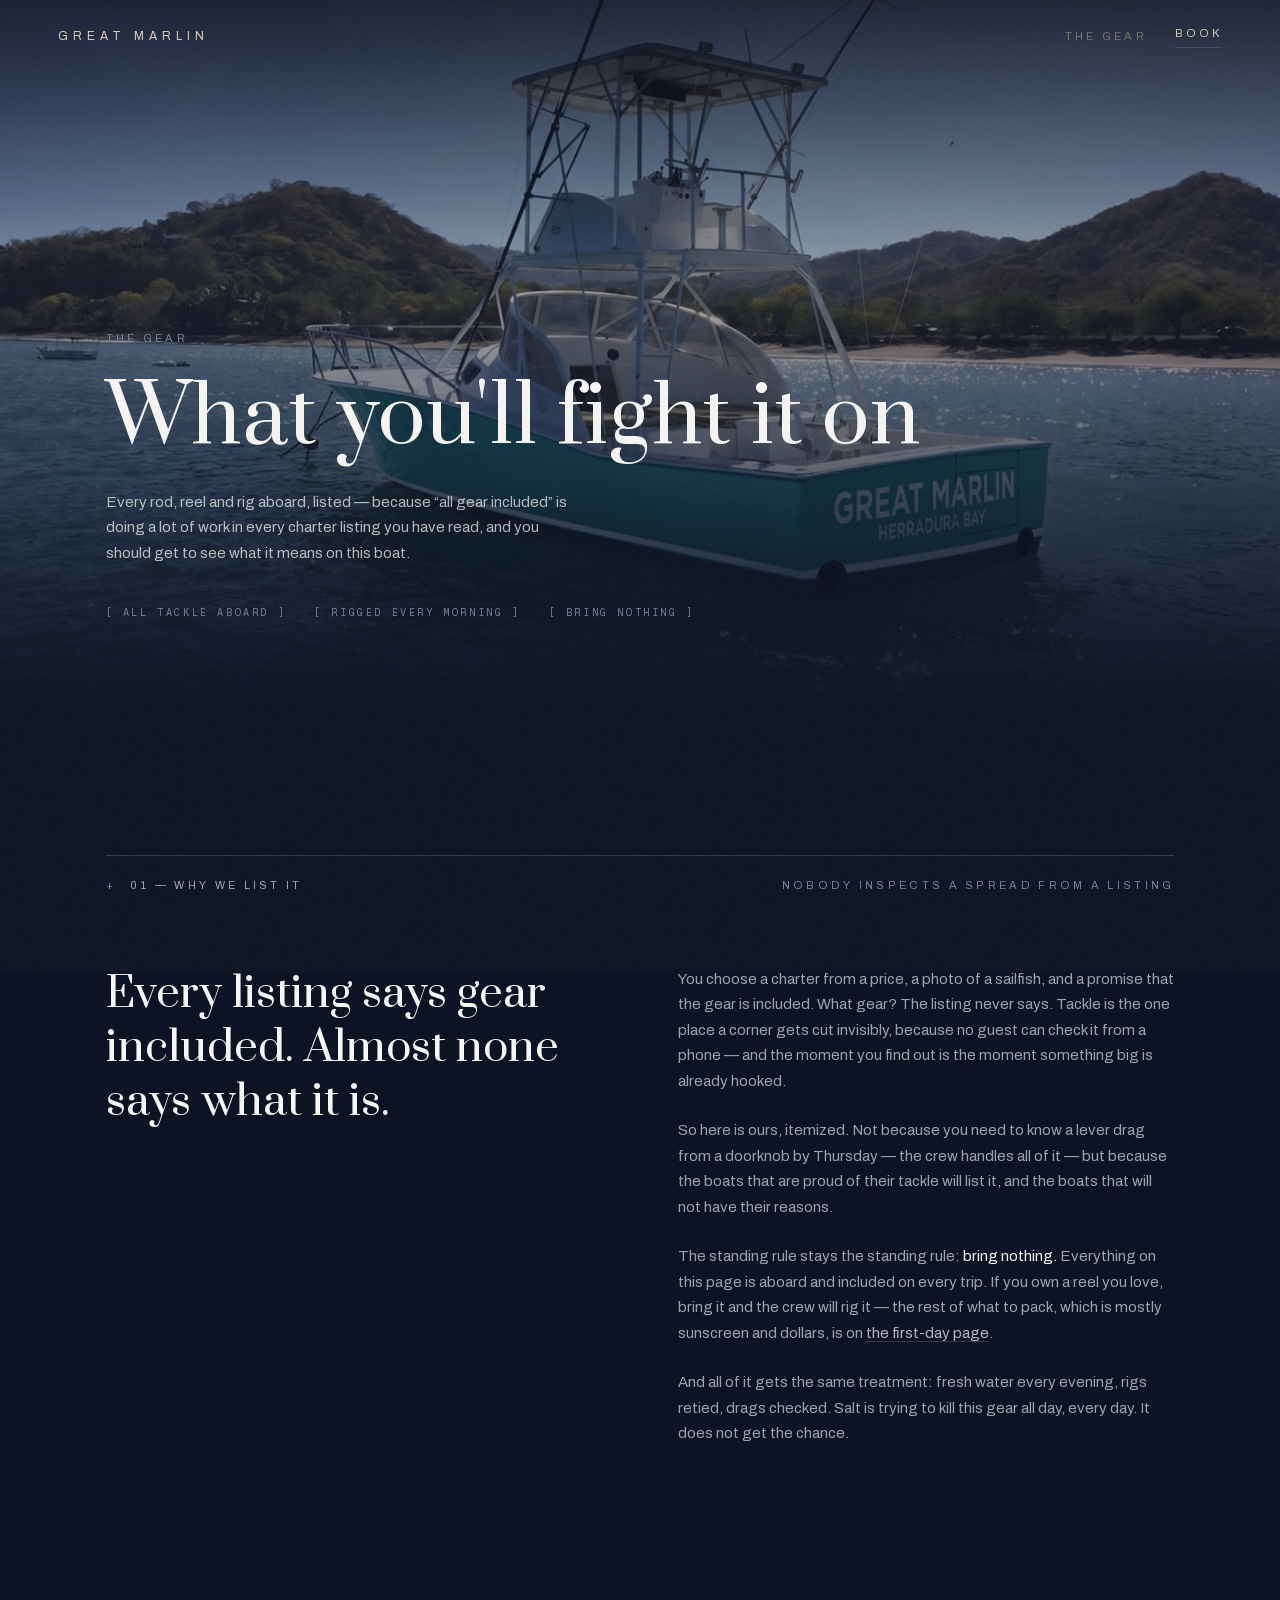
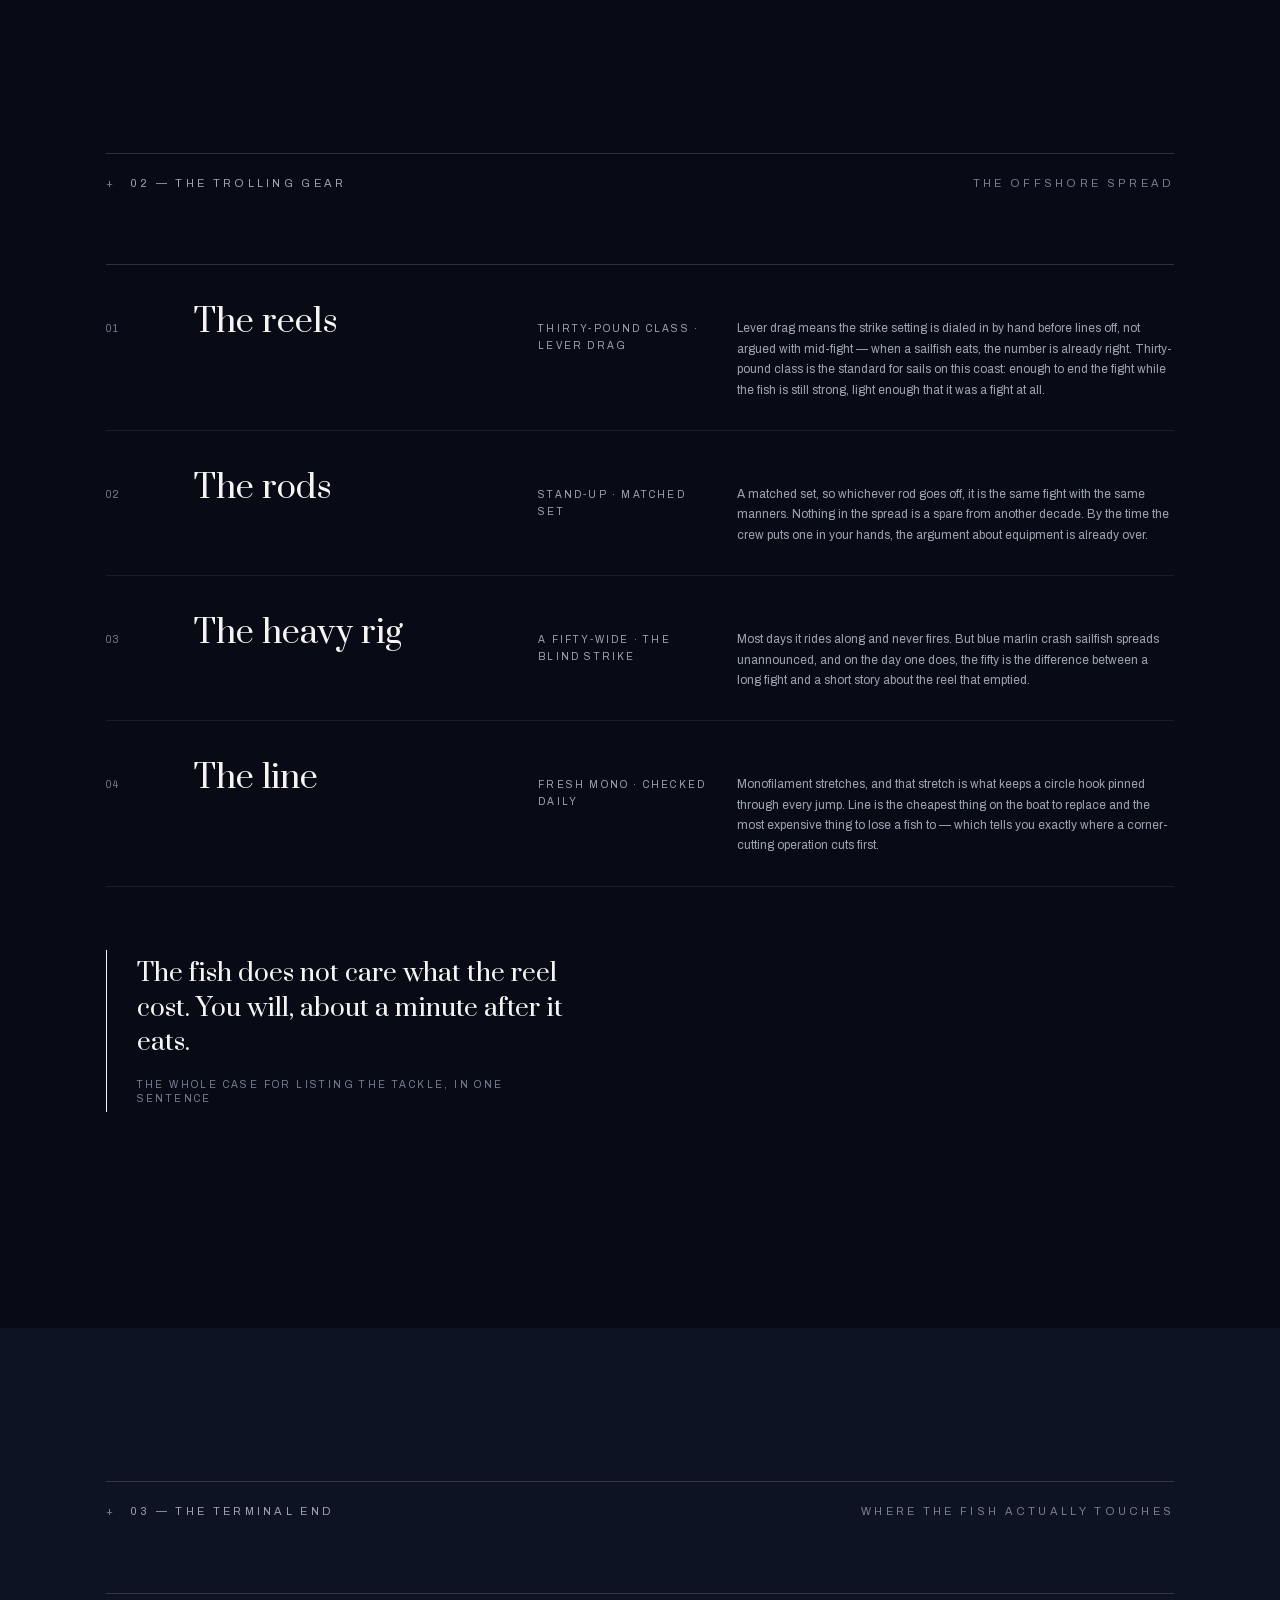
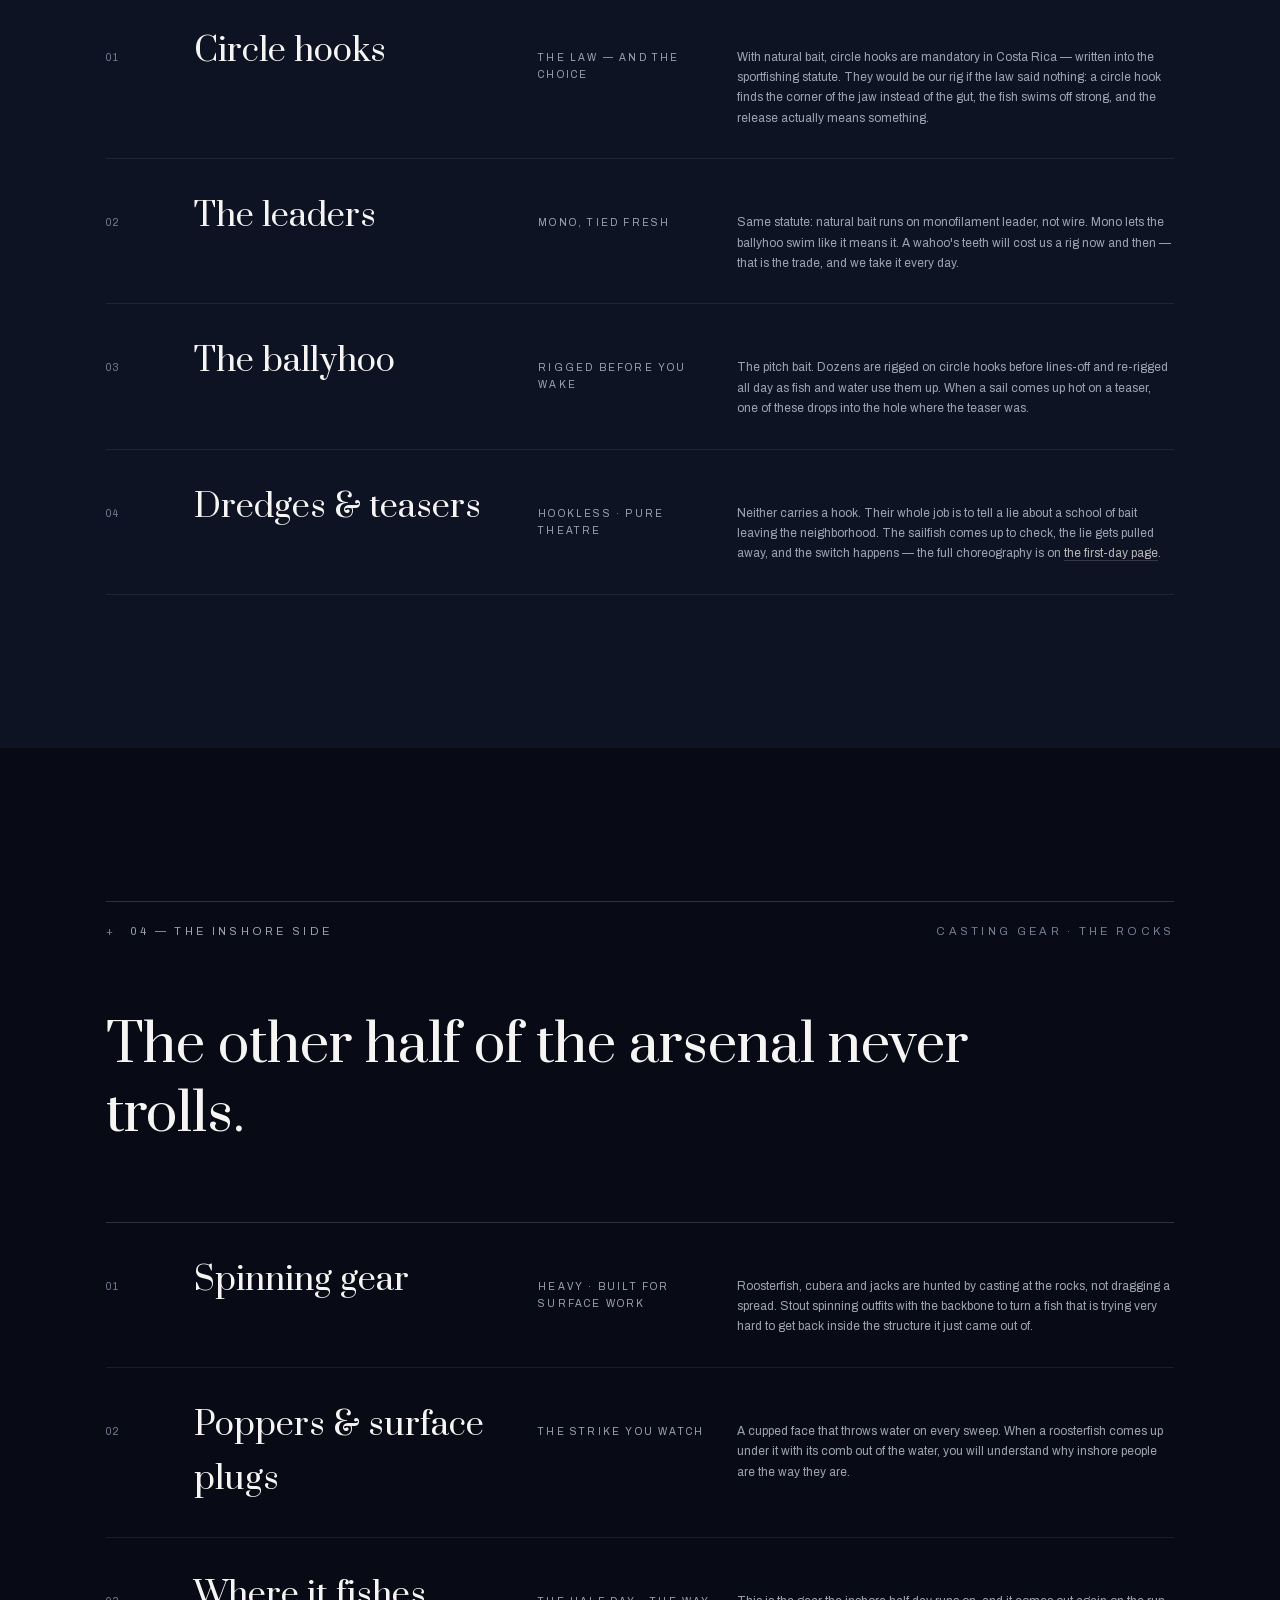
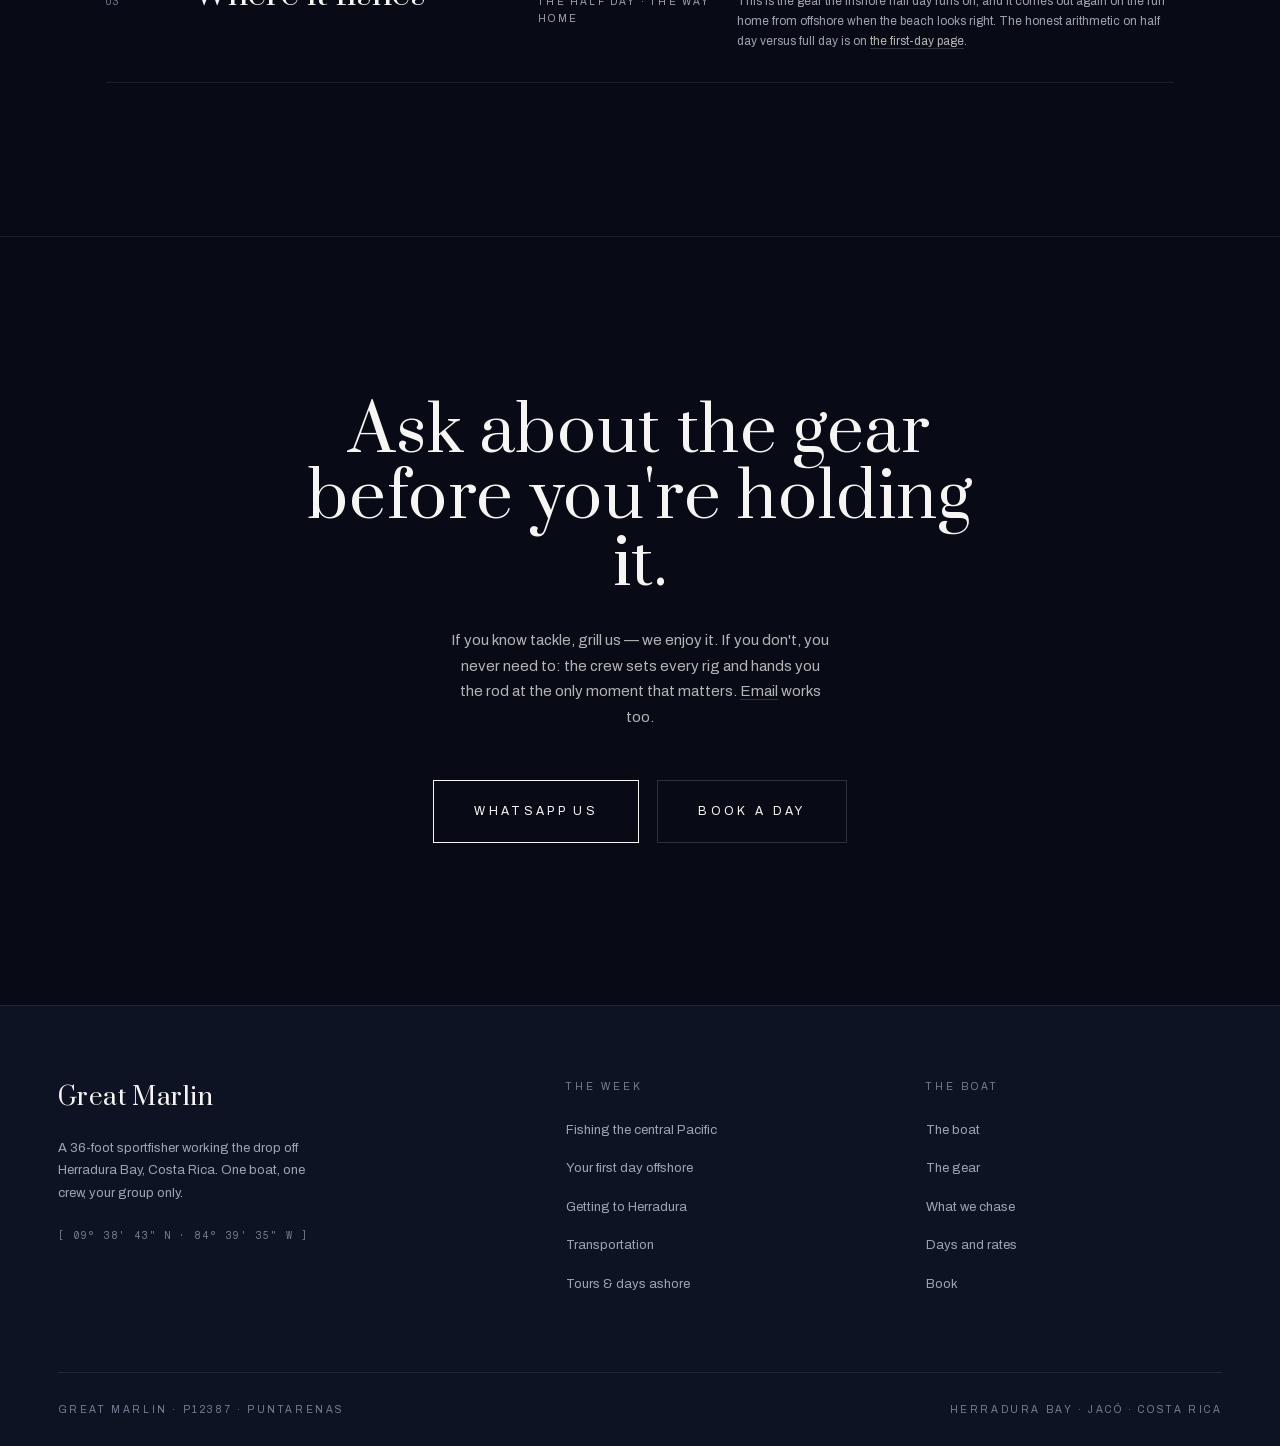
<file: gear.html>
<!DOCTYPE html>
<html lang="en">
<head>
<meta name="robots" content="noindex,nofollow">
<meta charset="UTF-8">
<meta name="viewport" content="width=device-width, initial-scale=1.0">

<!-- ⚠ DRAFT GEAR SPECS (2026-07-17): the gear CLASSES on this page — thirty-pound
     lever drags, the fifty-wide, spinning outfits, poppers, mono cadence — are
     industry-standard for the Herradura sailfish fishery but NOT YET CONFIRMED
     against what is actually aboard. Confirm with the captain before deploy;
     brands/models can then harden into the ledger tag fields. Already verified:
     circle hook + mono leader law (Decreto 36782 Art. 68), bait-and-switch
     method, provisioning. Tracked in PRODUCT.md under "Gear aboard".
     ⚠⚠ UPDATE 2026-07-18 (old-owner handover): the tackle is mostly NOT OWNED
     YET — boat has depth finder, GPS, radio and a fighting chair; rods/reels/
     terminal gear need BUYING. This page is the target loadout / shopping spec.
     HARD DEPLOY GATE: do not publish this page (or the site) until the gear
     physically exists aboard. See OPERATIONS.md. -->

<title>The Gear Aboard — Rods, Reels and Tackle on the Boat | Great Marlin</title>
<meta name="description" content="Every rod, reel and rig aboard Great Marlin, listed: lever-drag trolling reels, circle-hooked ballyhoo, dredges, teasers and the inshore casting gear. All of it included, none of it an afterthought.">
<link rel="canonical" href="https://greatmarlin.com/gear.html">

<meta property="og:type" content="article">
<meta property="og:site_name" content="Great Marlin">
<meta property="og:url" content="https://greatmarlin.com/gear.html">
<meta property="og:title" content="The gear aboard — what you'll fight it on">
<meta property="og:description" content="Every rod, reel and rig on the boat, listed. Because &quot;all gear included&quot; can mean anything, and you should get to see what it means here.">
<meta property="og:image" content="https://greatmarlin.com/assets/og-card.jpg">
<meta property="og:image:width" content="1200">
<meta property="og:image:height" content="630">
<meta name="twitter:card" content="summary_large_image">
<meta name="theme-color" content="#080b15">

<link rel="preload" href="assets/fonts/prata.woff2" as="font" type="font/woff2" crossorigin>
<link rel="preload" href="assets/fonts/archivo.woff2" as="font" type="font/woff2" crossorigin>
<link rel="preload" href="assets/fonts/fragment-mono.woff2" as="font" type="font/woff2" crossorigin>
<link rel="stylesheet" href="assets/pages.css">
<script>document.documentElement.className+=' js';</script>

<script type="application/ld+json">
{
  "@context":"https://schema.org",
  "@type":"Article",
  "headline":"The Gear Aboard — Rods, Reels and Tackle on the Boat",
  "description":"The tackle aboard Great Marlin, itemized: lever-drag trolling reels, matched stand-up rods, circle-hooked ballyhoo, mono leaders, dredges, teasers and the inshore casting gear. All included on every charter.",
  "image":"https://greatmarlin.com/assets/gm-hero.jpg",
  "author":{"@type":"Organization","name":"Great Marlin"},
  "publisher":{"@type":"Organization","name":"Great Marlin"},
  "dateModified":"2026-07-17",
  "mainEntityOfPage":{"@type":"WebPage","@id":"https://greatmarlin.com/gear.html"},
  "about":[
    {"@type":"Thing","name":"Sportfishing tackle"},
    {"@type":"Place","name":"Herradura Bay, Puntarenas, Costa Rica"}
  ]
}
</script>
<link rel="icon" href="assets/favicon.svg" type="image/svg+xml">
<link rel="apple-touch-icon" href="assets/apple-touch-icon.png">
</head>
<body>

<div class="grain" aria-hidden="true"></div>

<header class="chrome">
  <a class="mark" href="index.html">Great Marlin</a>
  <div class="chrome-right">
    <span class="crumb">The gear</span>
    <a class="booklink" href="index.html#book">Book</a>
  </div>
</header>

<main>

  <!-- ============ HERO ============ -->
  <header class="pg-hero">
    <div class="pg-hero-media"><img src="assets/gm-hero.jpg" alt="Great Marlin at anchor off Herradura Bay seen from astern: black hull, open fighting cockpit, white tuna tower and outriggers, the name and PUNTARENAS lettered across the transom" fetchpriority="high"></div>
    <div class="pg-hero-grade"></div>
    <div class="pg-hero-inner shell">
      <span class="m m-dim">The gear</span>
      <h1>What you'll fight it on</h1>
      <p class="sub">Every rod, reel and rig aboard, listed — because &#8220;all gear included&#8221; is doing a lot of work in every charter listing you have read, and you should get to see what it means on this boat.</p>
      <div class="stamp">
        <span>[ ALL TACKLE ABOARD ]</span>
        <span>[ RIGGED EVERY MORNING ]</span>
        <span>[ BRING NOTHING ]</span>
      </div>
    </div>
  </header>

  <!-- ============ 01 WHY WE LIST IT ============ -->
  <section class="band" id="why">
    <div class="shell">
      <div class="chapter-head">
        <span class="m idx">01 — Why We List It</span>
        <span class="m m-dim">Nobody inspects a spread from a listing</span>
      </div>

      <div class="split">
        <div><p class="statement rv">Every listing says gear included. Almost none says what it is.</p></div>
        <div>
          <p class="prose rv">You choose a charter from a price, a photo of a sailfish, and a promise that the gear is included. What gear? The listing never says. Tackle is the one place a corner gets cut invisibly, because no guest can check it from a phone — and the moment you find out is the moment something big is already hooked.</p>
          <p class="prose rv">So here is ours, itemized. Not because you need to know a lever drag from a doorknob by Thursday — the crew handles all of it — but because the boats that are proud of their tackle will list it, and the boats that will not have their reasons.</p>
          <p class="prose rv">The standing rule stays the standing rule: <strong>bring nothing.</strong> Everything on this page is aboard and included on every trip. If you own a reel you love, bring it and the crew will rig it — the rest of what to pack, which is mostly sunscreen and dollars, is on <a class="xlink" href="first-time-offshore.html">the first-day page</a>.</p>
          <p class="prose rv">And all of it gets the same treatment: fresh water every evening, rigs retied, drags checked. Salt is trying to kill this gear all day, every day. It does not get the chance.</p>
        </div>
      </div>
    </div>
  </section>

  <!-- ============ 02 THE TROLLING GEAR ============ -->
  <section class="band band-deep" id="trolling">
    <div class="shell">
      <div class="chapter-head">
        <span class="m idx">02 — The Trolling Gear</span>
        <span class="m m-dim">The offshore spread</span>
      </div>

      <ul class="ledger rv">
        <li>
          <span class="no">01</span>
          <span class="name">The reels</span>
          <span class="season">Thirty-pound class · lever drag</span>
          <span class="note">Lever drag means the strike setting is dialed in by hand before lines off, not argued with mid-fight — when a sailfish eats, the number is already right. Thirty-pound class is the standard for sails on this coast: enough to end the fight while the fish is still strong, light enough that it was a fight at all.</span>
        </li>
        <li>
          <span class="no">02</span>
          <span class="name">The rods</span>
          <span class="season">Stand-up · matched set</span>
          <span class="note">A matched set, so whichever rod goes off, it is the same fight with the same manners. Nothing in the spread is a spare from another decade. By the time the crew puts one in your hands, the argument about equipment is already over.</span>
        </li>
        <li>
          <span class="no">03</span>
          <span class="name">The heavy rig</span>
          <span class="season">A fifty-wide · the blind strike</span>
          <span class="note">Most days it rides along and never fires. But blue marlin crash sailfish spreads unannounced, and on the day one does, the fifty is the difference between a long fight and a short story about the reel that emptied.</span>
        </li>
        <li>
          <span class="no">04</span>
          <span class="name">The line</span>
          <span class="season">Fresh mono · checked daily</span>
          <span class="note">Monofilament stretches, and that stretch is what keeps a circle hook pinned through every jump. Line is the cheapest thing on the boat to replace and the most expensive thing to lose a fish to — which tells you exactly where a corner-cutting operation cuts first.</span>
        </li>
      </ul>

      <div class="pull rv">
        <p>The fish does not care what the reel cost. You will, about a minute after it eats.</p>
        <p class="src">The whole case for listing the tackle, in one sentence</p>
      </div>
    </div>
  </section>

  <!-- ============ 03 THE TERMINAL END ============ -->
  <section class="band" id="terminal">
    <div class="shell">
      <div class="chapter-head">
        <span class="m idx">03 — The Terminal End</span>
        <span class="m m-dim">Where the fish actually touches</span>
      </div>

      <ul class="ledger rv">
        <li>
          <span class="no">01</span>
          <span class="name">Circle hooks</span>
          <span class="season">The law — and the choice</span>
          <span class="note">With natural bait, circle hooks are mandatory in Costa Rica — written into the sportfishing statute. They would be our rig if the law said nothing: a circle hook finds the corner of the jaw instead of the gut, the fish swims off strong, and the release actually means something.</span>
        </li>
        <li>
          <span class="no">02</span>
          <span class="name">The leaders</span>
          <span class="season">Mono, tied fresh</span>
          <span class="note">Same statute: natural bait runs on monofilament leader, not wire. Mono lets the ballyhoo swim like it means it. A wahoo's teeth will cost us a rig now and then — that is the trade, and we take it every day.</span>
        </li>
        <li>
          <span class="no">03</span>
          <span class="name">The ballyhoo</span>
          <span class="season">Rigged before you wake</span>
          <span class="note">The pitch bait. Dozens are rigged on circle hooks before lines-off and re-rigged all day as fish and water use them up. When a sail comes up hot on a teaser, one of these drops into the hole where the teaser was.</span>
        </li>
        <li>
          <span class="no">04</span>
          <span class="name">Dredges &amp; teasers</span>
          <span class="season">Hookless · pure theatre</span>
          <span class="note">Neither carries a hook. Their whole job is to tell a lie about a school of bait leaving the neighborhood. The sailfish comes up to check, the lie gets pulled away, and the switch happens — the full choreography is on <a class="xlink" href="first-time-offshore.html">the first-day page</a>.</span>
        </li>
      </ul>
    </div>
  </section>

  <!-- ============ 04 THE INSHORE SIDE ============ -->
  <section class="band band-deep" id="inshore">
    <div class="shell">
      <div class="chapter-head">
        <span class="m idx">04 — The Inshore Side</span>
        <span class="m m-dim">Casting gear · the rocks</span>
      </div>

      <p class="lede rv" style="margin-bottom:clamp(48px,8vh,96px)">The other half of the arsenal never trolls.</p>

      <ul class="ledger rv">
        <li>
          <span class="no">01</span>
          <span class="name">Spinning gear</span>
          <span class="season">Heavy · built for surface work</span>
          <span class="note">Roosterfish, cubera and jacks are hunted by casting at the rocks, not dragging a spread. Stout spinning outfits with the backbone to turn a fish that is trying very hard to get back inside the structure it just came out of.</span>
        </li>
        <li>
          <span class="no">02</span>
          <span class="name">Poppers &amp; surface plugs</span>
          <span class="season">The strike you watch</span>
          <span class="note">A cupped face that throws water on every sweep. When a roosterfish comes up under it with its comb out of the water, you will understand why inshore people are the way they are.</span>
        </li>
        <li>
          <span class="no">03</span>
          <span class="name">Where it fishes</span>
          <span class="season">The half day · the way home</span>
          <span class="note">This is the gear the inshore half day runs on, and it comes out again on the run home from offshore when the beach looks right. The honest arithmetic on half day versus full day is on <a class="xlink" href="first-time-offshore.html">the first-day page</a>.</span>
        </li>
      </ul>
    </div>
  </section>

  <!-- ============ CLOSER ============ -->
  <section class="closer">
    <div class="shell">
      <h2>Ask about the gear before you're holding it.</h2>
      <p class="note">If you know tackle, grill us — we enjoy it. If you don't, you never need to: the crew sets every rig and hands you the rod at the only moment that matters. <a class="xlink" href="mailto:anthonyskoczylas@yahoo.com">Email</a> works too.</p>
      <div class="closer-actions">
        <a class="btn btn-solid" href="https://wa.me/13213561951?text=Hi%20Great%20Marlin%20%E2%80%94%20a%20question%20about%20the%20tackle." rel="noopener">WhatsApp us</a>
        <a class="btn btn-ghost" href="index.html#book">Book a day</a>
      </div>
    </div>
  </section>

</main>

<footer class="site-foot">
  <div class="foot-grid">
    <div class="foot-brand">
      <div class="fmark">Great Marlin</div>
      <p>A 36-foot sportfisher working the drop off Herradura Bay, Costa Rica. One boat, one crew, your group only.</p>
      <div class="coords">[ 09° 38' 43" N · 84° 39' 35" W ]</div>
    </div>
    <div>
      <h4>The week</h4>
      <ul class="foot-list">
        <li><a href="costa-rica-fishing.html">Fishing the central Pacific</a></li>
        <li><a href="first-time-offshore.html">Your first day offshore</a></li>
        <li><a href="getting-here.html">Getting to Herradura</a></li>
        <li><a href="transportation.html">Transportation</a></li>
        <li><a href="tours.html">Tours &amp; days ashore</a></li>
      </ul>
    </div>
    <div>
      <h4>The boat</h4>
      <ul class="foot-list">
        <li><a href="index.html#boat">The boat</a></li>
        <li><a href="gear.html">The gear</a></li>
        <li><a href="index.html#fish">What we chase</a></li>
        <li><a href="index.html#trips">Days and rates</a></li>
        <li><a href="index.html#book">Book</a></li>
      </ul>
    </div>
  </div>
  <div class="foot-bar">
    <span>Great Marlin · P12387 · Puntarenas</span>
    <span>Herradura Bay · Jacó · Costa Rica</span>
  </div>
</footer>

<script src="assets/reveal.js" defer></script>
<script src="assets/water.js" defer></script>
</body>
</html>
</file>
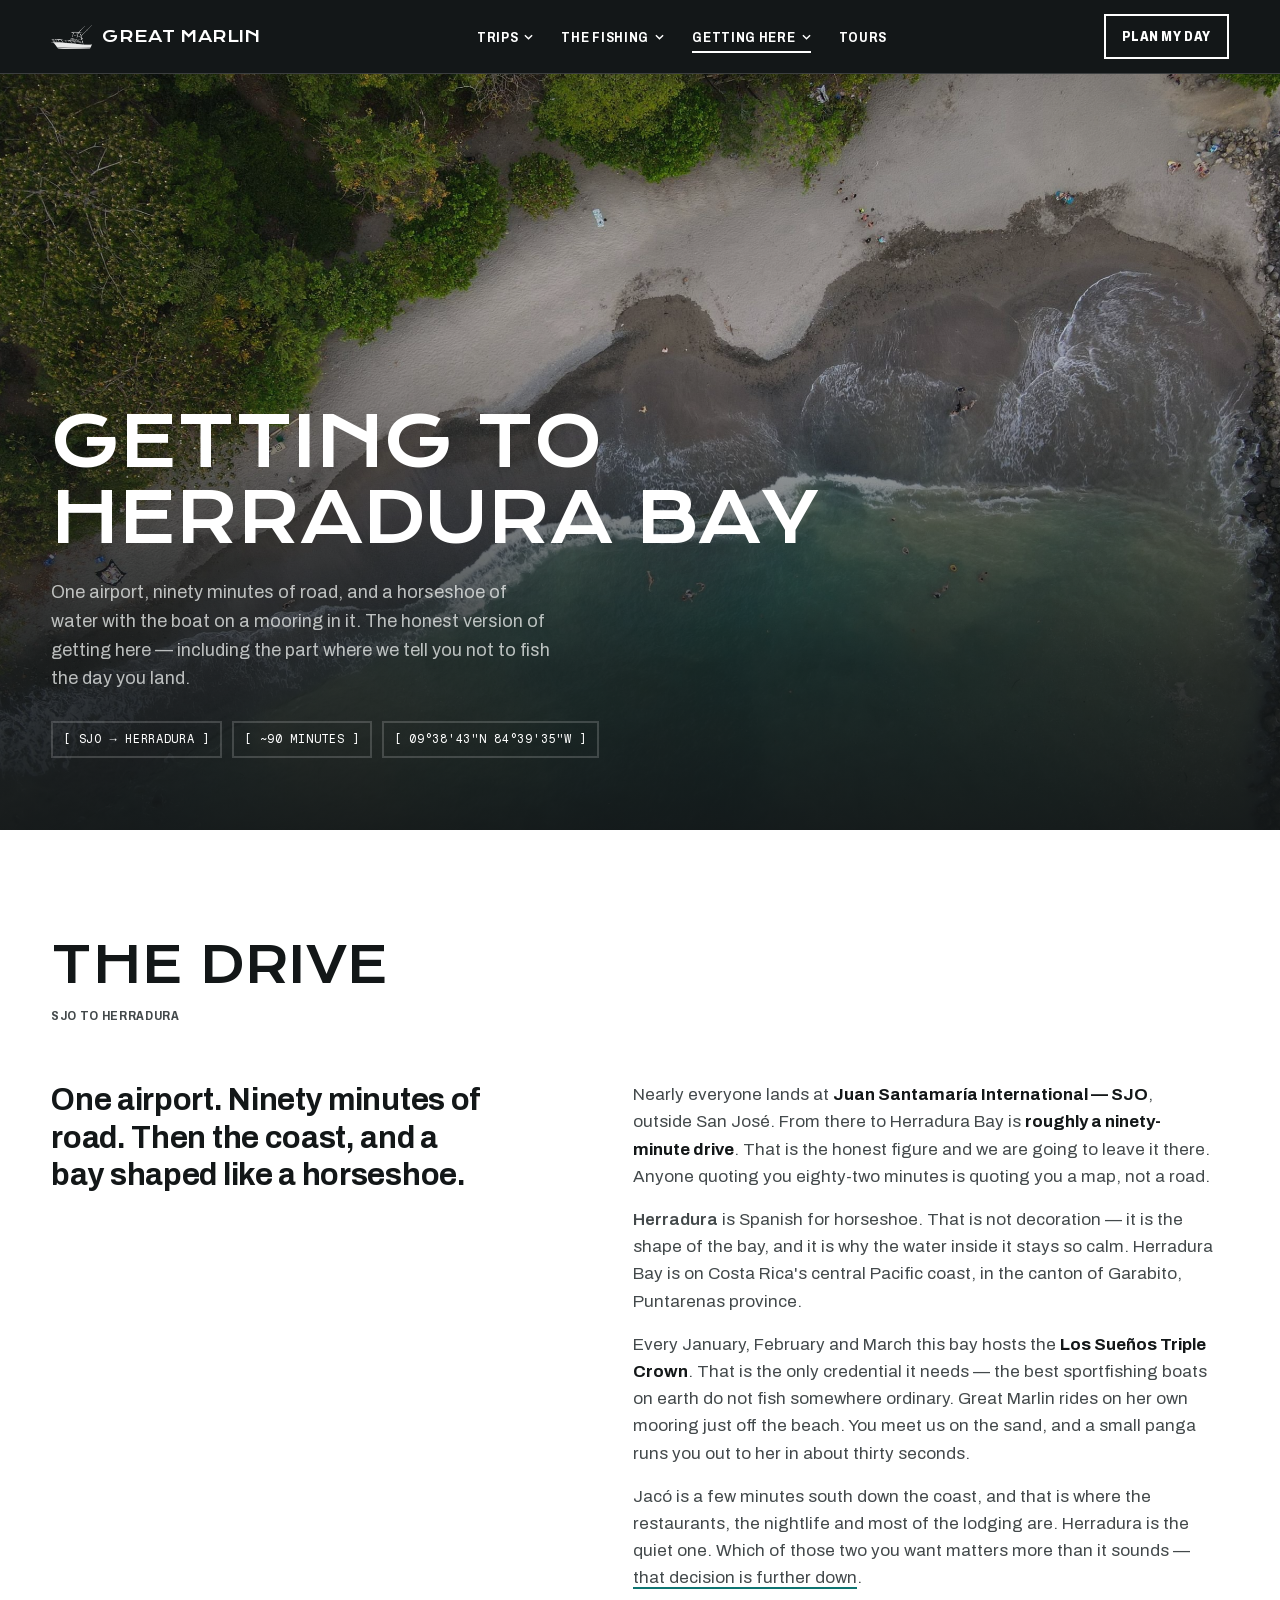
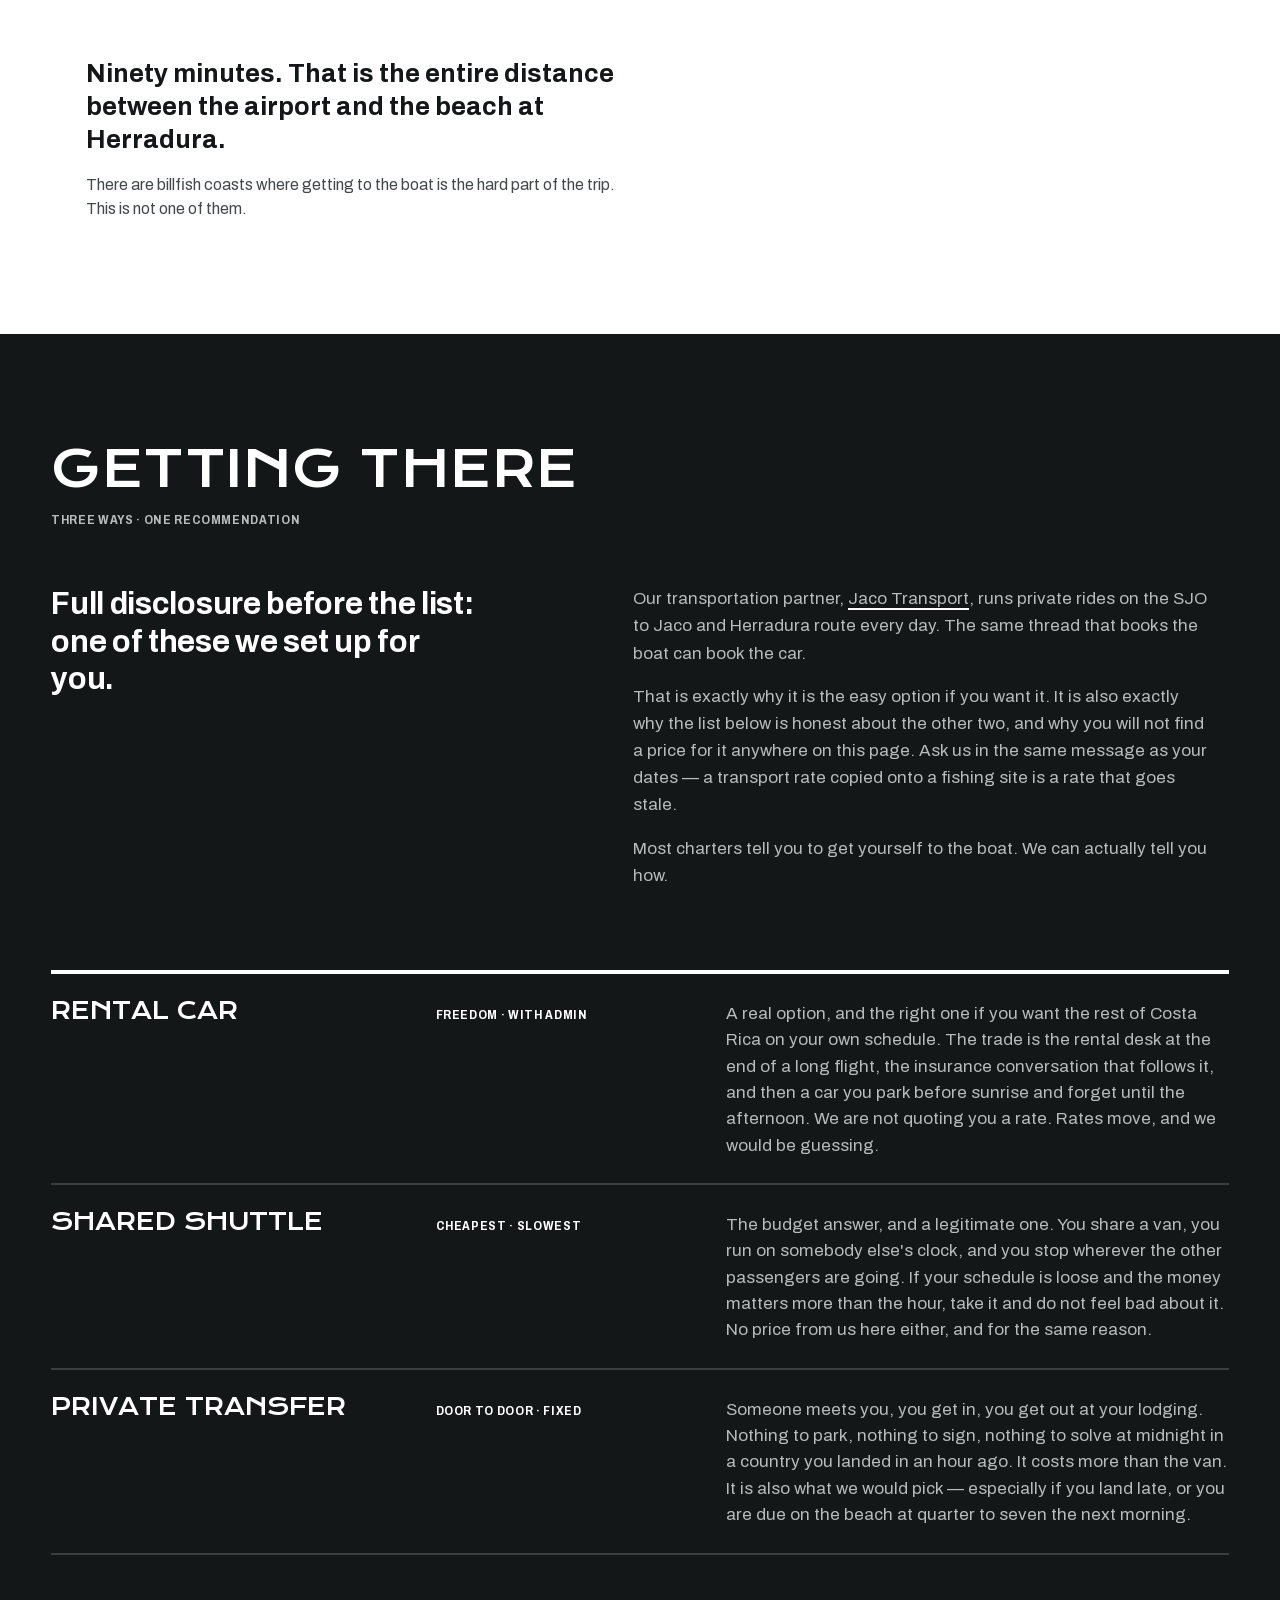
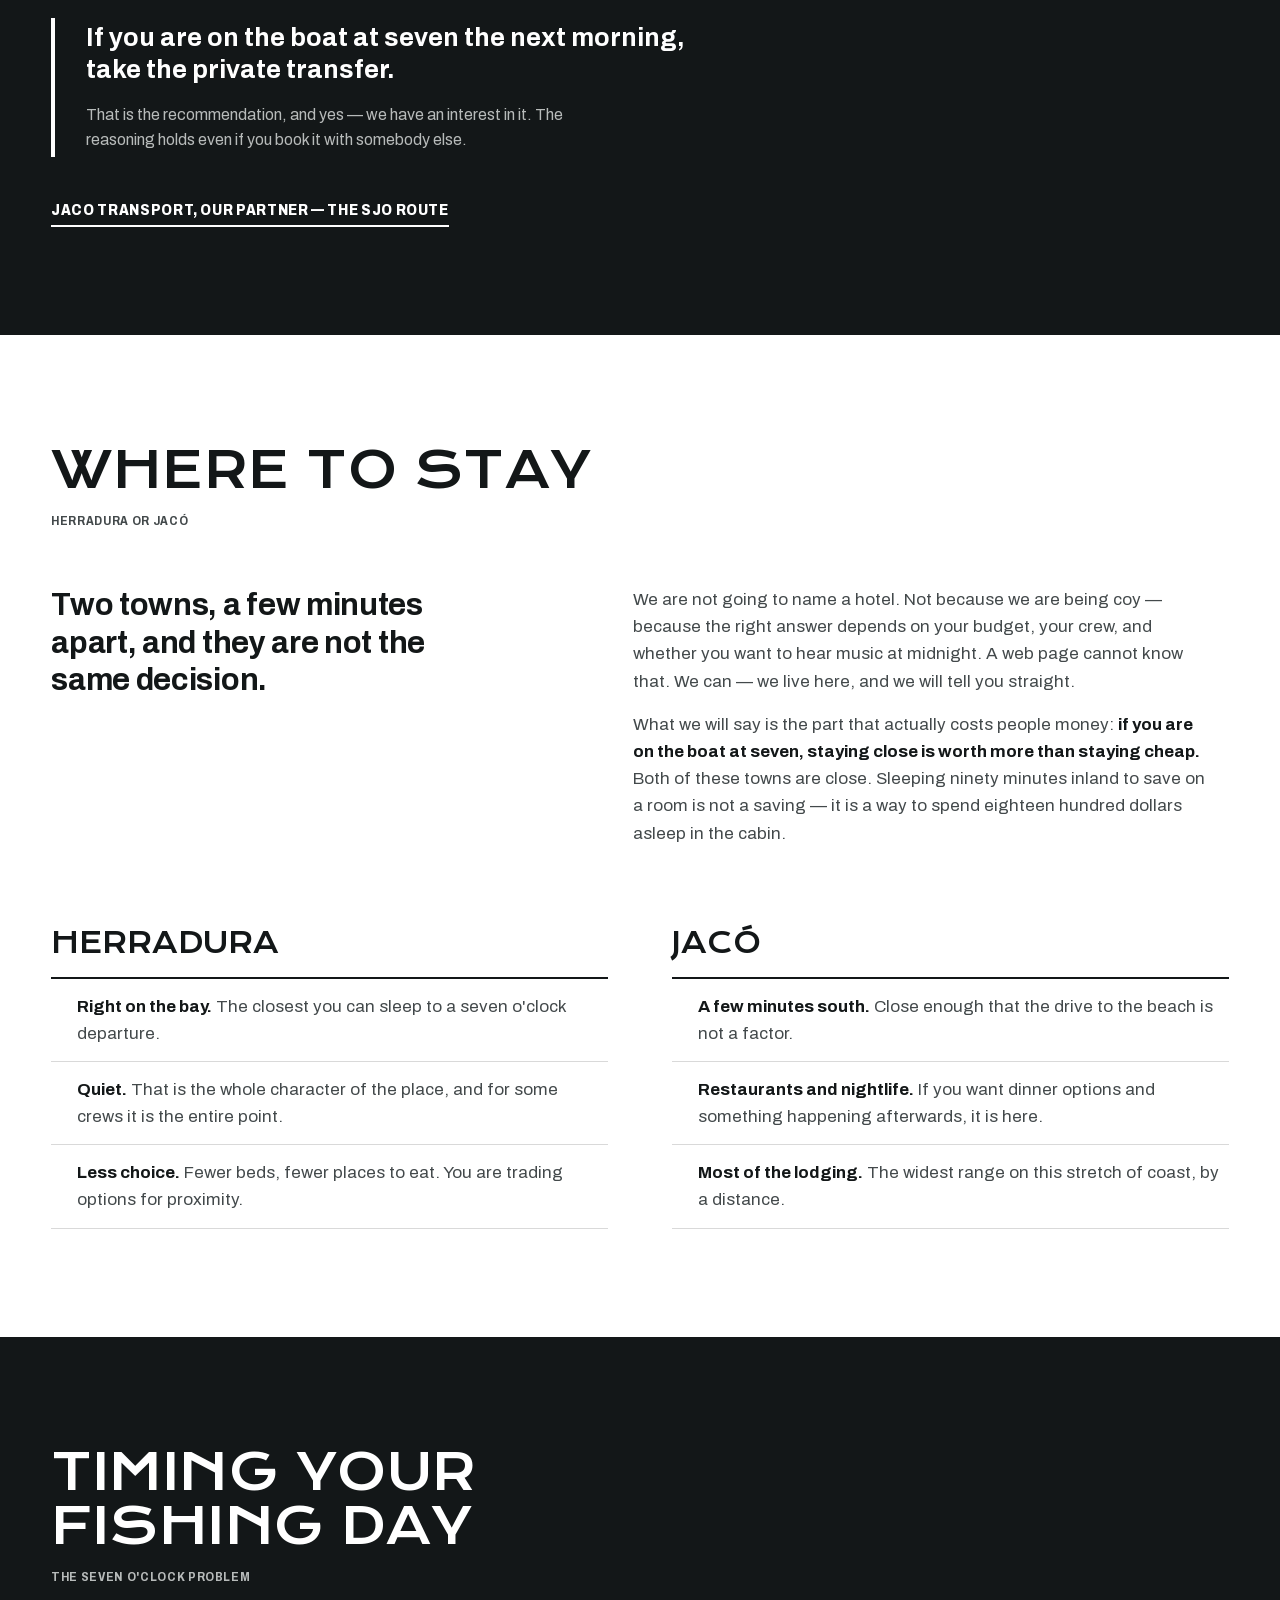
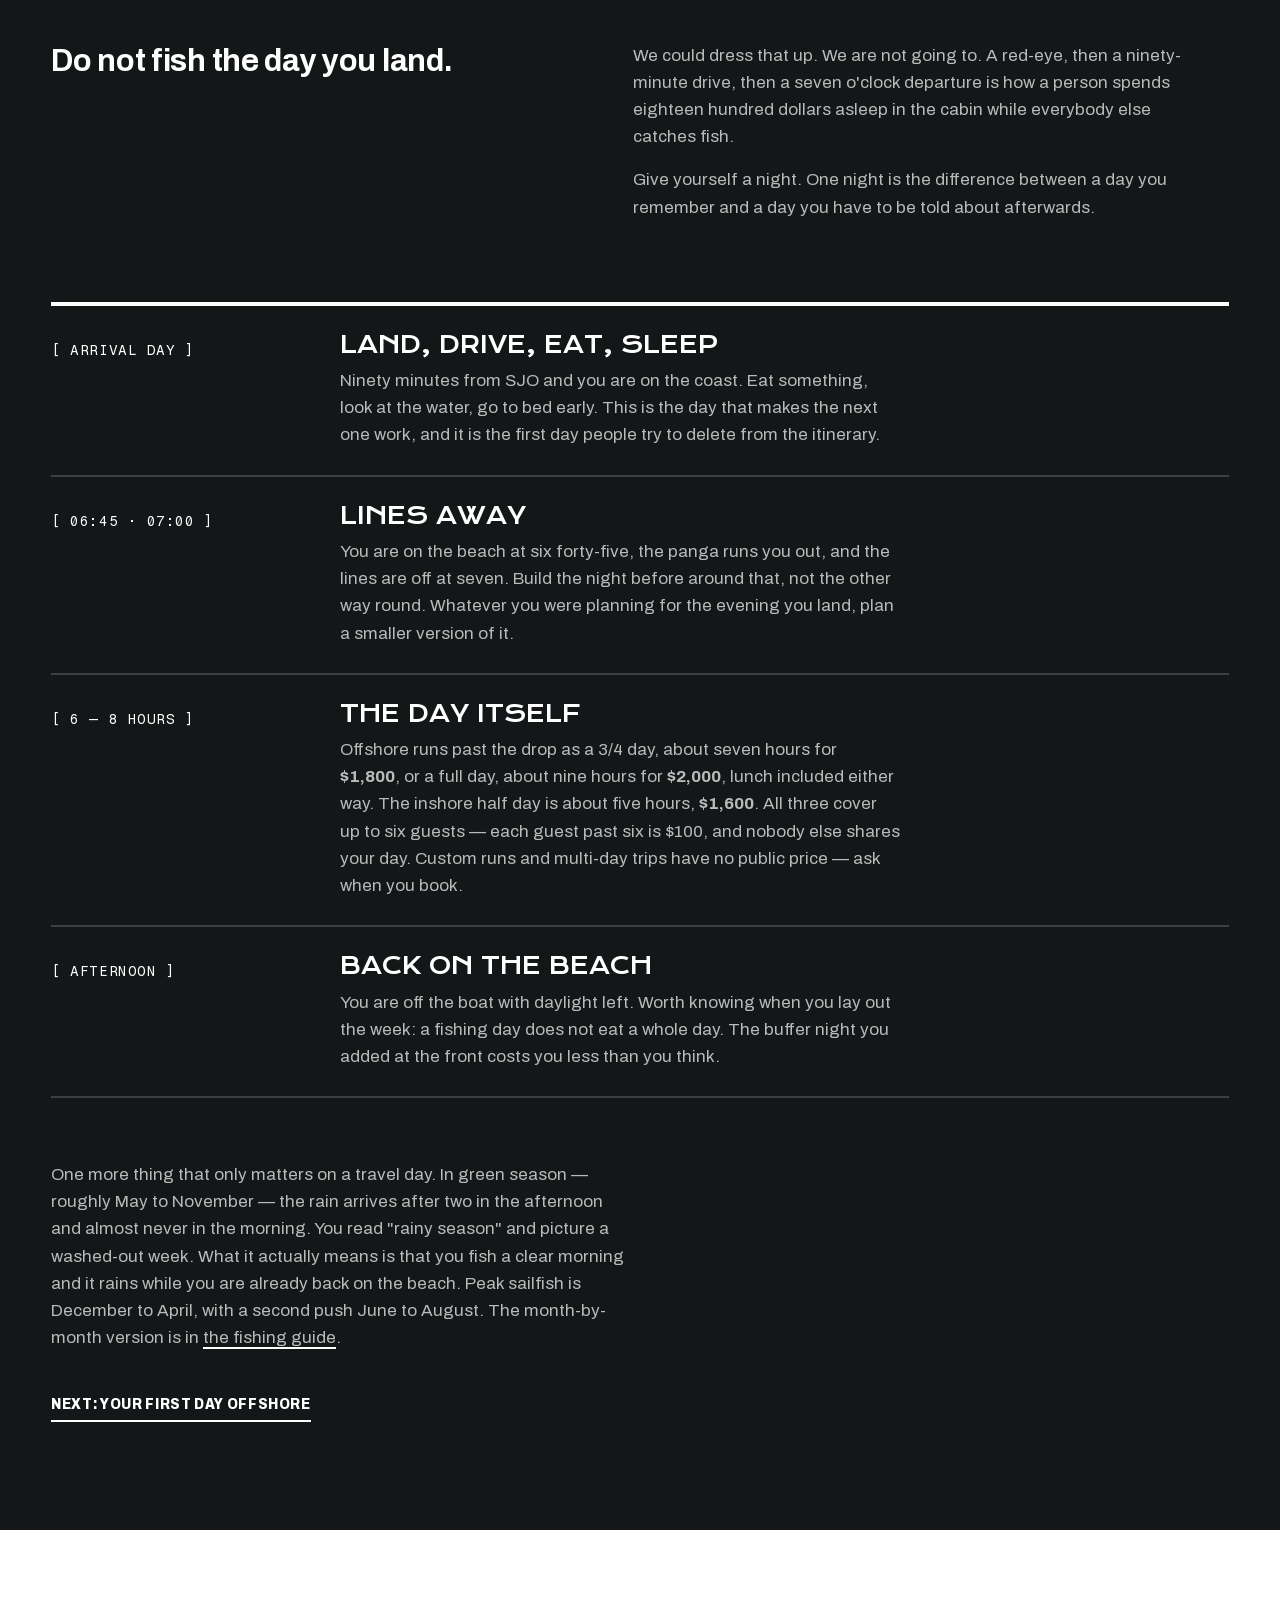
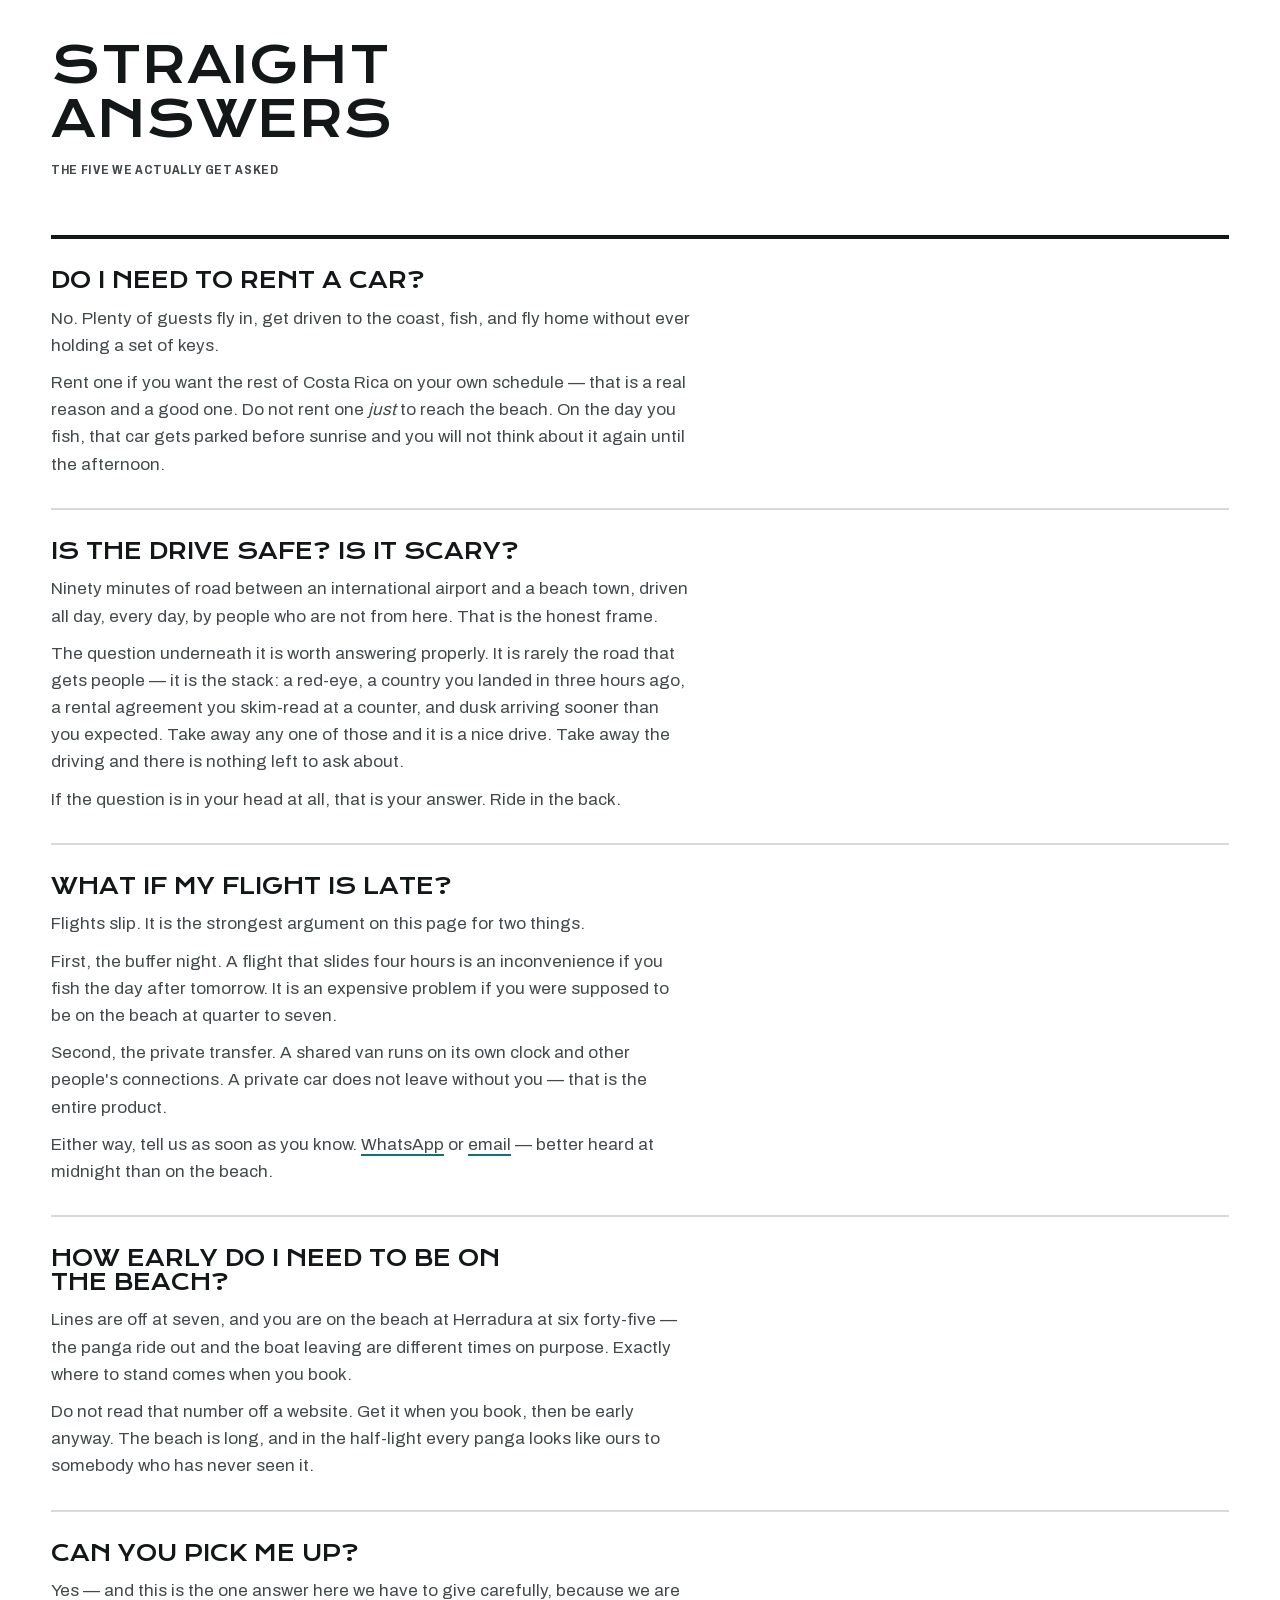
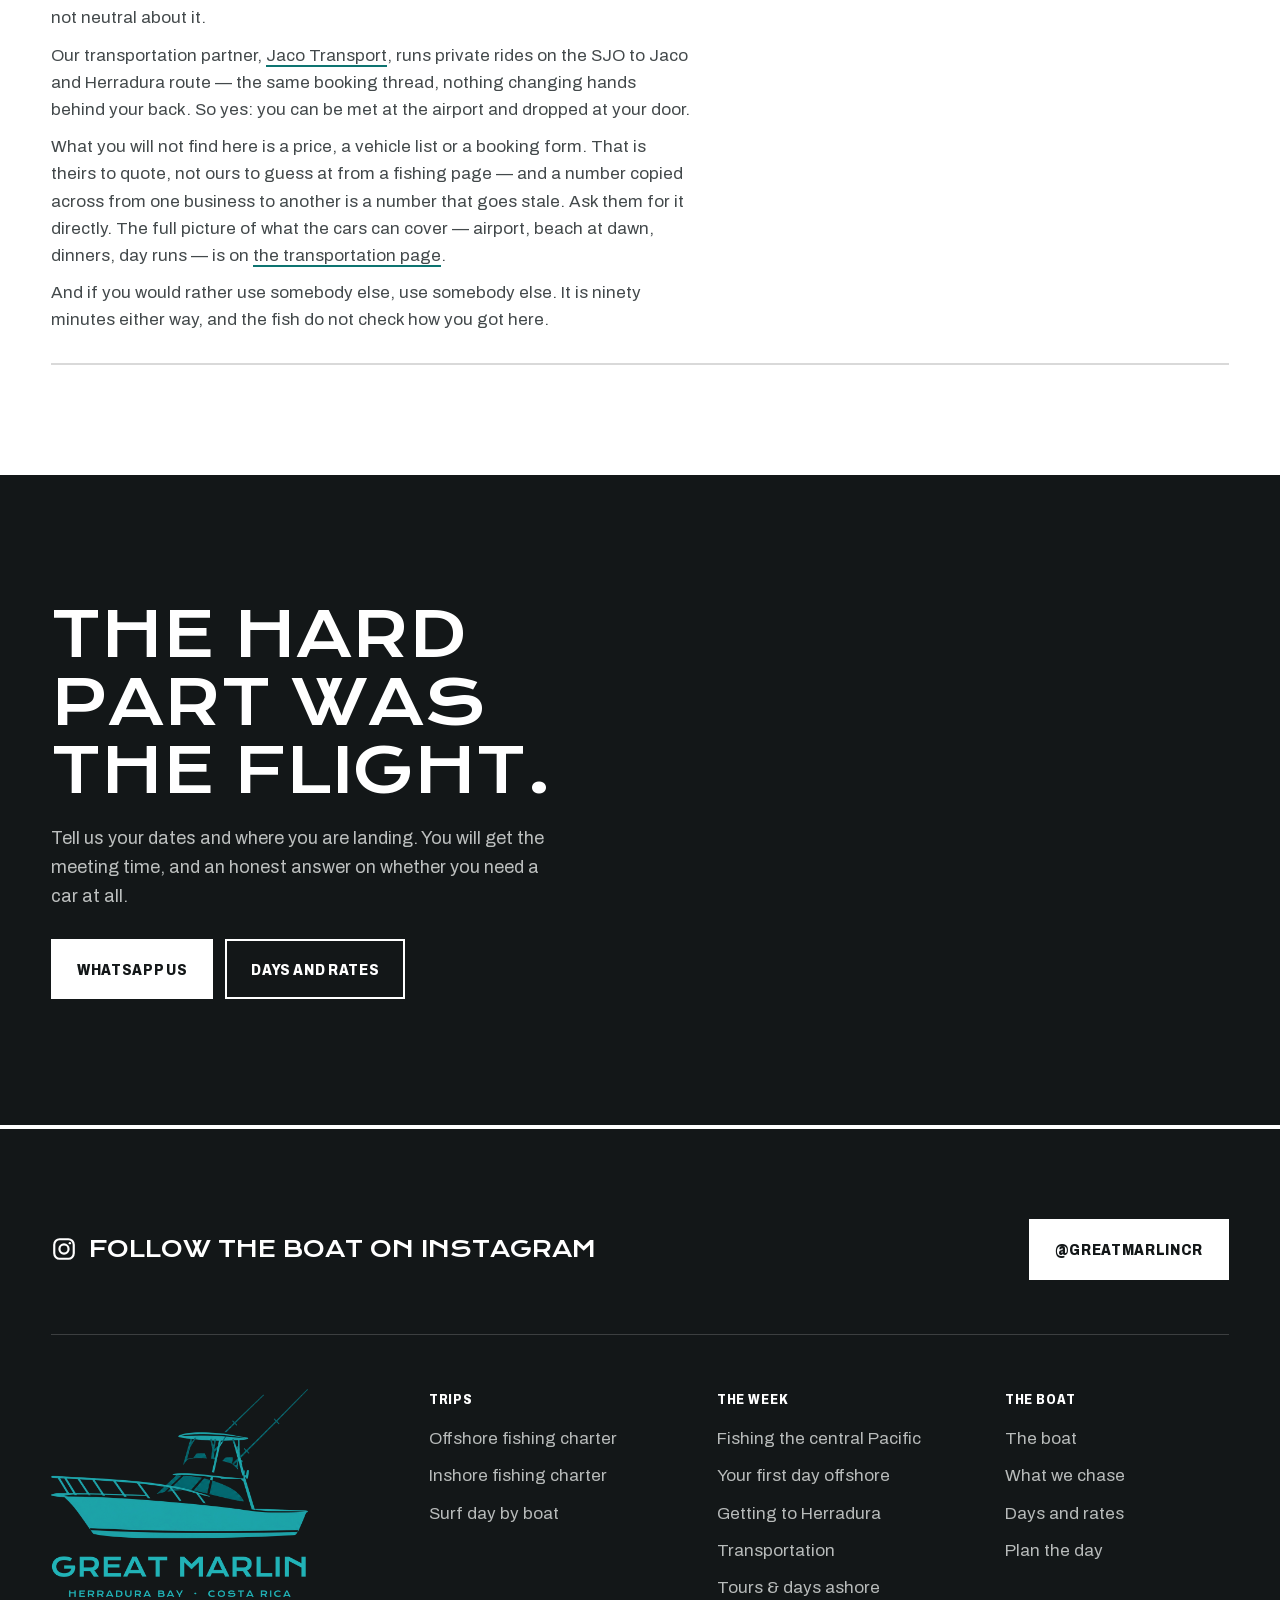
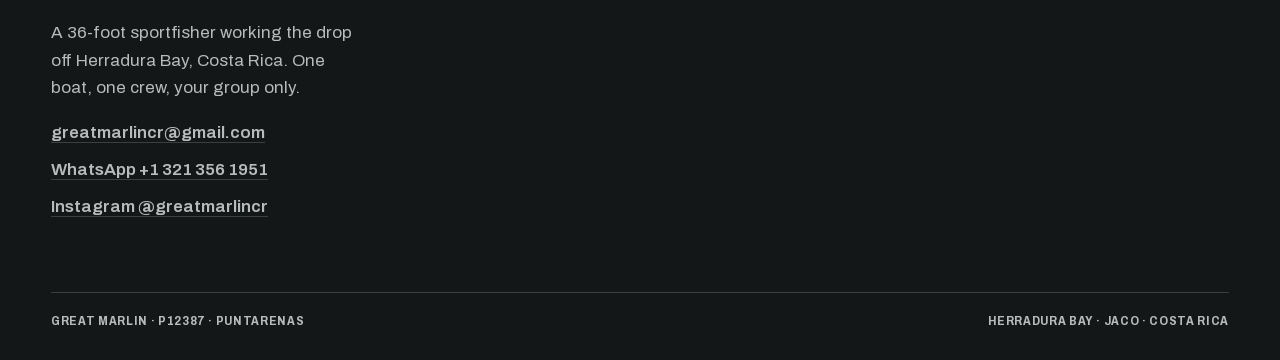
<file: getting-here.html>
<!DOCTYPE html>
<html lang="en">
<head>
<meta name="robots" content="noindex,nofollow">
<meta charset="UTF-8">
<meta name="viewport" content="width=device-width, initial-scale=1.0">

<title>Getting to Herradura Bay — SJO Airport to the Boat | Great Marlin</title>
<meta name="description" content="San José airport to Herradura Bay is about 90 minutes by car. Rental car, shuttle or private transfer, where to stay, and how to make a seven o'clock start.">
<link rel="canonical" href="https://greatmarlin.com/getting-here.html">

<meta property="og:type" content="article">
<meta property="og:site_name" content="Great Marlin">
<meta property="og:url" content="https://greatmarlin.com/getting-here.html">
<meta property="og:title" content="Getting to Herradura Bay — SJO to the boat, honestly">
<meta property="og:description" content="Ninety minutes from the airport. The real options for getting here, where to sleep, and why you should not fish the day you land.">
<meta property="og:image" content="https://greatmarlin.com/assets/gm-profile.jpg?v=2">
<meta name="twitter:card" content="summary_large_image">
<meta name="theme-color" content="#091228">
<link rel="preload" href="assets/fonts/archivo-var.woff2" as="font" type="font/woff2" crossorigin>
<link rel="stylesheet" href="assets/site.css?v=ecb32440">
<script>document.documentElement.className+=' js';</script>

<script type="application/ld+json">
{
  "@context":"https://schema.org",
  "@type":"Article",
  "headline":"Getting to Herradura Bay — SJO airport to the boat",
  "description":"Juan Santamaria airport (SJO) to Herradura Bay is roughly a ninety-minute drive. The honest comparison of rental car, shared shuttle and private transfer, where to stay in Herradura or Jaco, and how to time a seven o'clock fishing departure around a travel day.",
  "image":"https://greatmarlin.com/assets/gm-profile.jpg?v=2",
  "author":{"@type":"Organization","name":"Great Marlin"},
  "publisher":{"@type":"Organization","name":"Great Marlin"},
  "dateModified":"2026-07-15",
  "mainEntityOfPage":{"@type":"WebPage","@id":"https://greatmarlin.com/getting-here.html"},
  "about":[
    {"@type":"Place","name":"Herradura Bay, Garabito, Puntarenas, Costa Rica"},
    {"@type":"Place","name":"Juan Santamaria International Airport (SJO), Costa Rica"},
    {"@type":"Place","name":"Herradura Bay, Garabito, Costa Rica"}
  ]
}
</script>
<link rel="icon" href="assets/favicon-32.png?v=2" type="image/png" sizes="32x32"><link rel="icon" href="assets/favicon-64.png?v=2" type="image/png" sizes="64x64">
<link rel="apple-touch-icon" href="assets/apple-touch-icon-v2.png">
</head>
<body>

<header class="topnav">
  <a class="brand" href="index.html" aria-label="Great Marlin, home"><img class="brand-mark" src="assets/logo/gm-mark-white-160.png" alt="" width="160" height="93"><span>Great Marlin</span></a>
  <ul class="nav-links">
    <li class="has-drop"><a href="index.html#rates" aria-haspopup="true">Trips<svg class="caret" viewBox="0 0 10 6" aria-hidden="true"><path d="M1 1l4 4 4-4" fill="none" stroke="currentColor" stroke-width="1.6"/></svg></a><ul class="drop"><li><a href="full-day-fishing-charter.html">Offshore fishing</a></li><li><a href="half-day-fishing-charter.html">Inshore fishing</a></li><li><a href="surf-trip.html">Surf day</a></li><li><a href="index.html#rates">All trips &amp; rates</a></li></ul></li>
    <li class="has-drop"><a href="costa-rica-fishing.html" aria-haspopup="true">The fishing<svg class="caret" viewBox="0 0 10 6" aria-hidden="true"><path d="M1 1l4 4 4-4" fill="none" stroke="currentColor" stroke-width="1.6"/></svg></a><ul class="drop"><li><a href="costa-rica-fishing.html">What we catch</a></li><li><a href="first-time-offshore.html">Your first day offshore</a></li></ul></li>
    <li class="has-drop"><a href="getting-here.html" aria-haspopup="true">Getting here<svg class="caret" viewBox="0 0 10 6" aria-hidden="true"><path d="M1 1l4 4 4-4" fill="none" stroke="currentColor" stroke-width="1.6"/></svg></a><ul class="drop"><li><a href="getting-here.html">From the airport</a></li><li><a href="transportation.html">Transportation</a></li></ul></li>
    <li><a href="tours.html">Tours</a></li>
  </ul>
  <div class="nav-cta">
    <a class="btn btn-flag" href="book.html">Plan my day</a>
    <button class="menu-btn" id="menuBtn" type="button" aria-expanded="false" aria-controls="sheet" aria-label="Open menu">
      <svg viewBox="0 0 20 20" fill="none" stroke="currentColor" stroke-width="2"><path d="M2 6h16M2 14h16"/></svg>
    </button>
  </div>
</header>
<nav class="sheet" id="sheet" aria-label="Menu" aria-hidden="true">
  <button class="sheet-close" id="sheetClose" type="button" aria-label="Close menu">
    <svg viewBox="0 0 18 18" fill="none" stroke="currentColor" stroke-width="2"><path d="M3 3l12 12M15 3L3 15"/></svg>
  </button>
  <a class="big" href="index.html">Home</a>
  <a class="big" href="index.html#rates">Trips &amp; rates</a>
  <a class="big sm" href="full-day-fishing-charter.html">Offshore fishing</a>
  <a class="big sm" href="half-day-fishing-charter.html">Inshore fishing</a>
  <a class="big sm" href="surf-trip.html">Surf day</a>
  <a class="big" href="index.html#boat">The boat</a>
  <a class="big" href="costa-rica-fishing.html">The fishing</a>
  <a class="big sm" href="first-time-offshore.html">Your first day offshore</a>
  <a class="big" href="getting-here.html">Getting here</a>
  <a class="big sm" href="transportation.html">Transportation</a>
  <a class="big" href="tours.html">Tours</a>
  <div class="sheet-foot">
    <a class="btn btn-flag" href="book.html">Plan my day</a>
    <a class="btn btn-line" href="https://wa.me/13213561951" target="_blank" rel="noopener">WhatsApp us</a>
    <a class="btn btn-line" href="mailto:greatmarlincr@gmail.com?subject=Charter%20question">Email us</a>
  </div>
</nav>

<main>

  <!-- ============ HERO ============ -->
  <header class="pg-hero">
    <div class="pg-hero-media"><img src="assets/photos/head-herradura.jpg?v=1" alt="Playa Herradura from the air: dark sand, turquoise water and the jungle down to the beach" fetchpriority="high" style="object-position:50% 50%;--mpos:55% 60%"></div>
    <div class="pg-hero-grade"></div>
    <div class="pg-hero-inner shell">
      <h1>Getting to Herradura&nbsp;Bay</h1>
      <p class="sub">One airport, ninety minutes of road, and a horseshoe of water with the boat on a mooring in it. The honest version of getting here — including the part where we tell you not to fish the day you land.</p>
      <div class="stamp">
        <span>[ SJO → HERRADURA ]</span>
        <span>[ ~90 MINUTES ]</span>
        <span>[ 09°38'43"N 84°39'35"W ]</span>
      </div>
    </div>
  </header>

  <!-- ============ 01 THE DRIVE ============ -->
  <section class="band" id="drive">
    <div class="shell">
      <div class="sec-head"><h2 class="d sec-title">The Drive</h2><p class="sec-sub lbl">SJO to Herradura</p></div>

      <div class="split">
        <div>
          <p class="lede rv">One airport. Ninety minutes of road. Then the coast, and a bay shaped like a horseshoe.</p>
        </div>
        <div>
          <p class="prose rv">Nearly everyone lands at <strong>Juan Santamaría International — SJO</strong>, outside San José. From there to Herradura Bay is <strong>roughly a ninety-minute drive</strong>. That is the honest figure and we are going to leave it there. Anyone quoting you eighty-two minutes is quoting you a map, not a road.</p>
          <p class="prose rv"><em>Herradura</em> is Spanish for horseshoe. That is not decoration — it is the shape of the bay, and it is why the water inside it stays so calm. Herradura Bay is on Costa Rica's central Pacific coast, in the canton of Garabito, Puntarenas province.</p>
          <p class="prose rv">Every January, February and March this bay hosts the <strong>Los Sueños Triple Crown</strong>. That is the only credential it needs — the best sportfishing boats on earth do not fish somewhere ordinary. Great Marlin rides on her own mooring just off the beach. You meet us on the sand, and a small panga runs you out to her in about thirty seconds.</p>
          <p class="prose rv">Jacó is a few minutes south down the coast, and that is where the restaurants, the nightlife and most of the lodging are. Herradura is the quiet one. Which of those two you want matters more than it sounds — <a class="xlink" href="#stay">that decision is further down</a>.</p>
        </div>
      </div>

      <div class="pull rv">
        <p>Ninety minutes. That is the entire distance between the airport and the beach at Herradura.</p>
        <p class="src">There are billfish coasts where getting to the boat is the hard part of the trip. This is not one of them.</p>
      </div>
    </div>
  </section>

  <!-- ============ 02 GETTING THERE ============ -->
  <section class="band band-deep" id="options">
    <div class="shell">
      <div class="sec-head"><h2 class="d sec-title">Getting There</h2><p class="sec-sub lbl">Three ways · one recommendation</p></div>

      <div class="split" style="margin-bottom:clamp(56px,9vh,110px)">
        <div><p class="statement rv">Full disclosure before the list: one of these we set up for you.</p></div>
        <div>
          <p class="prose rv">Our transportation partner, <a class="xlink" href="https://jacotransport.com" target="_blank" rel="noopener">Jaco Transport</a>, runs private rides on the SJO to Jaco and Herradura route every day. The same thread that books the boat can book the car.</p>
          <p class="prose rv">That is exactly why it is the easy option if you want it. It is also exactly why the list below is honest about the other two, and why you will not find a price for it anywhere on this page. Ask us in the same message as your dates — a transport rate copied onto a fishing site is a rate that goes stale.</p>
          <p class="prose rv">Most charters tell you to get yourself to the boat. We can actually tell you how.</p>
        </div>
      </div>

      <ul class="ledger rv">
        <li>
          <span class="name">Rental car</span>
          <span class="season">Freedom · with admin</span>
          <span class="note">A real option, and the right one if you want the rest of Costa Rica on your own schedule. The trade is the rental desk at the end of a long flight, the insurance conversation that follows it, and then a car you park before sunrise and forget until the afternoon. We are not quoting you a rate. Rates move, and we would be guessing.</span>
        </li>
        <li>
          <span class="name">Shared shuttle</span>
          <span class="season">Cheapest · slowest</span>
          <span class="note">The budget answer, and a legitimate one. You share a van, you run on somebody else's clock, and you stop wherever the other passengers are going. If your schedule is loose and the money matters more than the hour, take it and do not feel bad about it. No price from us here either, and for the same reason.</span>
        </li>
        <li>
          <span class="name">Private transfer</span>
          <span class="season">Door to door · fixed</span>
          <span class="note">Someone meets you, you get in, you get out at your lodging. Nothing to park, nothing to sign, nothing to solve at midnight in a country you landed in an hour ago. It costs more than the van. It is also what we would pick — especially if you land late, or you are due on the beach at quarter to seven the next morning.</span>
        </li>
      </ul>

      <div class="pull rv">
        <p>If you are on the boat at seven the next morning, take the private transfer.</p>
        <p class="src">That is the recommendation, and yes — we have an interest in it. The reasoning holds even if you book it with somebody else.</p>
      </div>

      <a class="guide-link" href="transportation.html">Jaco Transport, our partner — the SJO route</a>
    </div>
  </section>

  <!-- ============ 03 WHERE TO STAY ============ -->
  <section class="band" id="stay">
    <div class="shell">
      <div class="sec-head"><h2 class="d sec-title">Where to Stay</h2><p class="sec-sub lbl">Herradura or Jacó</p></div>

      <div class="split" style="margin-bottom:clamp(56px,9vh,110px)">
        <div><p class="statement rv">Two towns, a few minutes apart, and they are not the same decision.</p></div>
        <div>
          <p class="prose rv">We are not going to name a hotel. Not because we are being coy — because the right answer depends on your budget, your crew, and whether you want to hear music at midnight. A web page cannot know that. We can — we live here, and we will tell you straight.</p>
          <p class="prose rv">What we will say is the part that actually costs people money: <strong>if you are on the boat at seven, staying close is worth more than staying cheap.</strong> Both of these towns are close. Sleeping ninety minutes inland to save on a room is not a saving — it is a way to spend eighteen hundred dollars asleep in the cabin.</p>
        </div>
      </div>

      <div class="cols rv">
        <div>
          <h3 style="font-size:clamp(1.25rem,2.4vw,1.75rem)">Herradura</h3>
          <ul class="tick">
            <li><b>Right on the bay.</b> The closest you can sleep to a seven o'clock departure.</li>
            <li><b>Quiet.</b> That is the whole character of the place, and for some crews it is the entire point.</li>
            <li><b>Less choice.</b> Fewer beds, fewer places to eat. You are trading options for proximity.</li>
          </ul>
        </div>
        <div>
          <h3 style="font-size:clamp(1.25rem,2.4vw,1.75rem)">Jacó</h3>
          <ul class="tick">
            <li><b>A few minutes south.</b> Close enough that the drive to the beach is not a factor.</li>
            <li><b>Restaurants and nightlife.</b> If you want dinner options and something happening afterwards, it is here.</li>
            <li><b>Most of the lodging.</b> The widest range on this stretch of coast, by a distance.</li>
          </ul>
        </div>
      </div>
    </div>
  </section>

  <!-- ============ 04 TIMING YOUR FISHING DAY ============ -->
  <section class="band band-deep" id="timing">
    <div class="shell">
      <div class="sec-head"><h2 class="d sec-title">Timing Your Fishing Day</h2><p class="sec-sub lbl">The seven o'clock problem</p></div>

      <div class="split" style="margin-bottom:clamp(56px,9vh,110px)">
        <div><p class="statement rv">Do not fish the day you land.</p></div>
        <div>
          <p class="prose rv">We could dress that up. We are not going to. A red-eye, then a ninety-minute drive, then a seven o'clock departure is how a person spends eighteen hundred dollars asleep in the cabin while everybody else catches fish.</p>
          <p class="prose rv">Give yourself a night. One night is the difference between a day you remember and a day you have to be told about afterwards.</p>
        </div>
      </div>

      <ul class="steps rv">
        <li>
          <span class="when">[ ARRIVAL DAY ]</span>
          <div>
            <h3>Land, drive, eat, sleep</h3>
            <p>Ninety minutes from SJO and you are on the coast. Eat something, look at the water, go to bed early. This is the day that makes the next one work, and it is the first day people try to delete from the itinerary.</p>
          </div>
        </li>
        <li>
          <span class="when">[ 06:45 · 07:00 ]</span>
          <div>
            <h3>Lines away</h3>
            <p>You are on the beach at six forty-five, the panga runs you out, and the lines are off at seven. Build the night before around that, not the other way round. Whatever you were planning for the evening you land, plan a smaller version of it.</p>
          </div>
        </li>
        <li>
          <span class="when">[ 6 — 8 HOURS ]</span>
          <div>
            <h3>The day itself</h3>
            <p>Offshore runs past the drop as a 3/4 day, about seven hours for <strong>$1,800</strong>, or a full day, about nine hours for <strong>$2,000</strong>, lunch included either way. The inshore half day is about five hours, <strong>$1,600</strong>. All three cover up to six guests — each guest past six is $100, and nobody else shares your day. Custom runs and multi-day trips have no public price — ask when you book.</p>
          </div>
        </li>
        <li>
          <span class="when">[ AFTERNOON ]</span>
          <div>
            <h3>Back on the beach</h3>
            <p>You are off the boat with daylight left. Worth knowing when you lay out the week: a fishing day does not eat a whole day. The buffer night you added at the front costs you less than you think.</p>
          </div>
        </li>
      </ul>

      <p class="prose rv" style="margin-top:clamp(44px,7vh,80px)">One more thing that only matters on a travel day. In green season — roughly May to November — the rain arrives after two in the afternoon and almost never in the morning. You read "rainy season" and picture a washed-out week. What it actually means is that you fish a clear morning and it rains while you are already back on the beach. Peak sailfish is December to April, with a second push June to August. The month-by-month version is in <a class="xlink" href="costa-rica-fishing.html">the fishing guide</a>.</p>

      <a class="guide-link" href="first-time-offshore.html">Next: your first day offshore</a>
    </div>
  </section>

  <!-- ============ 05 STRAIGHT ANSWERS ============ -->
  <section class="band" id="answers">
    <div class="shell">
      <div class="sec-head"><h2 class="d sec-title">Straight Answers</h2><p class="sec-sub lbl">The five we actually get asked</p></div>

      <ul class="qa rv">
        <li>
          <h3>Do I need to rent a car?</h3>
          <p>No. Plenty of guests fly in, get driven to the coast, fish, and fly home without ever holding a set of keys.</p>
          <p>Rent one if you want the rest of Costa Rica on your own schedule — that is a real reason and a good one. Do not rent one <em>just</em> to reach the beach. On the day you fish, that car gets parked before sunrise and you will not think about it again until the afternoon.</p>
        </li>
        <li>
          <h3>Is the drive safe? Is it scary?</h3>
          <p>Ninety minutes of road between an international airport and a beach town, driven all day, every day, by people who are not from here. That is the honest frame.</p>
          <p>The question underneath it is worth answering properly. It is rarely the road that gets people — it is the stack: a red-eye, a country you landed in three hours ago, a rental agreement you skim-read at a counter, and dusk arriving sooner than you expected. Take away any one of those and it is a nice drive. Take away the driving and there is nothing left to ask about.</p>
          <p>If the question is in your head at all, that is your answer. Ride in the back.</p>
        </li>
        <li>
          <h3>What if my flight is late?</h3>
          <p>Flights slip. It is the strongest argument on this page for two things.</p>
          <p>First, the buffer night. A flight that slides four hours is an inconvenience if you fish the day after tomorrow. It is an expensive problem if you were supposed to be on the beach at quarter to seven.</p>
          <p>Second, the private transfer. A shared van runs on its own clock and other people's connections. A private car does not leave without you — that is the entire product.</p>
          <p>Either way, tell us as soon as you know. <a href="https://wa.me/13213561951?text=Hi%20Great%20Marlin%20%E2%80%94%20a%20question%20about%20travel%20timing." rel="noopener">WhatsApp</a> or <a href="mailto:greatmarlincr@gmail.com?subject=Travel%20and%20timing">email</a> — better heard at midnight than on the beach.</p>
        </li>
        <li>
          <h3>How early do I need to be on the beach?</h3>
          <p>Lines are off at seven, and you are on the beach at Herradura at six forty-five — the panga ride out and the boat leaving are different times on purpose. Exactly where to stand comes when you book.</p>
          <p>Do not read that number off a website. Get it when you book, then be early anyway. The beach is long, and in the half-light every panga looks like ours to somebody who has never seen it.</p>
        </li>
        <li>
          <h3>Can you pick me up?</h3>
          <p>Yes — and this is the one answer here we have to give carefully, because we are not neutral about it.</p>
          <p>Our transportation partner, <a href="https://jacotransport.com" target="_blank" rel="noopener">Jaco Transport</a>, runs private rides on the SJO to Jaco and Herradura route — the same booking thread, nothing changing hands behind your back. So yes: you can be met at the airport and dropped at your door.</p>
          <p>What you will not find here is a price, a vehicle list or a booking form. That is theirs to quote, not ours to guess at from a fishing page — and a number copied across from one business to another is a number that goes stale. Ask them for it directly. The full picture of what the cars can cover — airport, beach at dawn, dinners, day runs — is on <a class="xlink" href="transportation.html">the transportation page</a>.</p>
          <p>And if you would rather use somebody else, use somebody else. It is ninety minutes either way, and the fish do not check how you got here.</p>
        </li>
      </ul>
    </div>
  </section>

  <!-- ============ CLOSER ============ -->
  <section class="closer">
    <div class="shell">
      <h2>The hard part was the flight.</h2>
      <p class="note">Tell us your dates and where you are landing. You will get the meeting time, and an honest answer on whether you need a car at all.</p>
      <div class="closer-actions">
        <a class="btn btn-flag" href="https://wa.me/13213561951?text=Hi%20Great%20Marlin%20%E2%80%94%20I%27m%20working%20out%20travel%20dates%20and%20getting%20to%20the%20boat." rel="noopener">WhatsApp us</a>
        <a class="btn btn-ghost" href="index.html#rates">Days and rates</a>
      </div>
    </div>
  </section>

</main>

<footer class="foot">
  <div class="shell">
    <div class="foot-ig">
      <p><svg viewBox="0 0 24 24" fill="none" stroke="currentColor" stroke-width="2" aria-hidden="true"><rect x="3" y="3" width="18" height="18" rx="5"/><circle cx="12" cy="12" r="4.2"/><circle cx="17.4" cy="6.6" r="1.1" fill="currentColor" stroke="none"/></svg><span>Follow the boat on Instagram</span></p>
      <a class="btn btn-flag" href="https://www.instagram.com/greatmarlincr/" target="_blank" rel="noopener">@greatmarlincr</a>
    </div>
    <div class="foot-grid">
      <div>
        <img class="foot-logo" src="assets/logo/gm-logo-teal.png?v=1" alt="Great Marlin, Herradura Bay, Costa Rica" width="900" height="730" loading="lazy" decoding="async">
        <p class="about">A 36-foot sportfisher working the drop off Herradura Bay, Costa Rica. One boat, one crew, your group only.</p>
        <ul class="foot-contact">
          <li><a href="mailto:greatmarlincr@gmail.com">greatmarlincr@gmail.com</a></li>
          <li><a href="https://wa.me/13213561951" target="_blank" rel="noopener">WhatsApp +1 321 356 1951</a></li>
          <li><a href="https://www.instagram.com/greatmarlincr/" target="_blank" rel="noopener">Instagram @greatmarlincr</a></li>
        </ul>
      </div>
      <div>
        <h2 class="fh">Trips</h2>
        <ul>
          <li><a href="full-day-fishing-charter.html">Offshore fishing charter</a></li>
          <li><a href="half-day-fishing-charter.html">Inshore fishing charter</a></li>
          <li><a href="surf-trip.html">Surf day by boat</a></li>
        </ul>
      </div>
      <div>
        <h2 class="fh">The week</h2>
        <ul>
          <li><a href="costa-rica-fishing.html">Fishing the central Pacific</a></li>
          <li><a href="first-time-offshore.html">Your first day offshore</a></li>
          <li><a href="getting-here.html">Getting to Herradura</a></li>
          <li><a href="transportation.html">Transportation</a></li>
          <li><a href="tours.html">Tours &amp; days ashore</a></li>
        </ul>
      </div>
      <div>
        <h2 class="fh">The boat</h2>
        <ul>
          <li><a href="index.html#boat">The boat</a></li>
          <li><a href="index.html#fish">What we chase</a></li>
          <li><a href="index.html#rates">Days and rates</a></li>
          <li><a href="book.html">Plan the day</a></li>
        </ul>
      </div>
    </div>
    <div class="foot-bar lbl">
      <span>Great Marlin &#183; P12387 &#183; Puntarenas</span>
      <span>Herradura Bay &#183; Jaco &#183; Costa Rica</span>
    </div>
  </div>
</footer>

<script src="assets/site.js?v=30475fb3" defer></script>
</body>
</html>
</file>
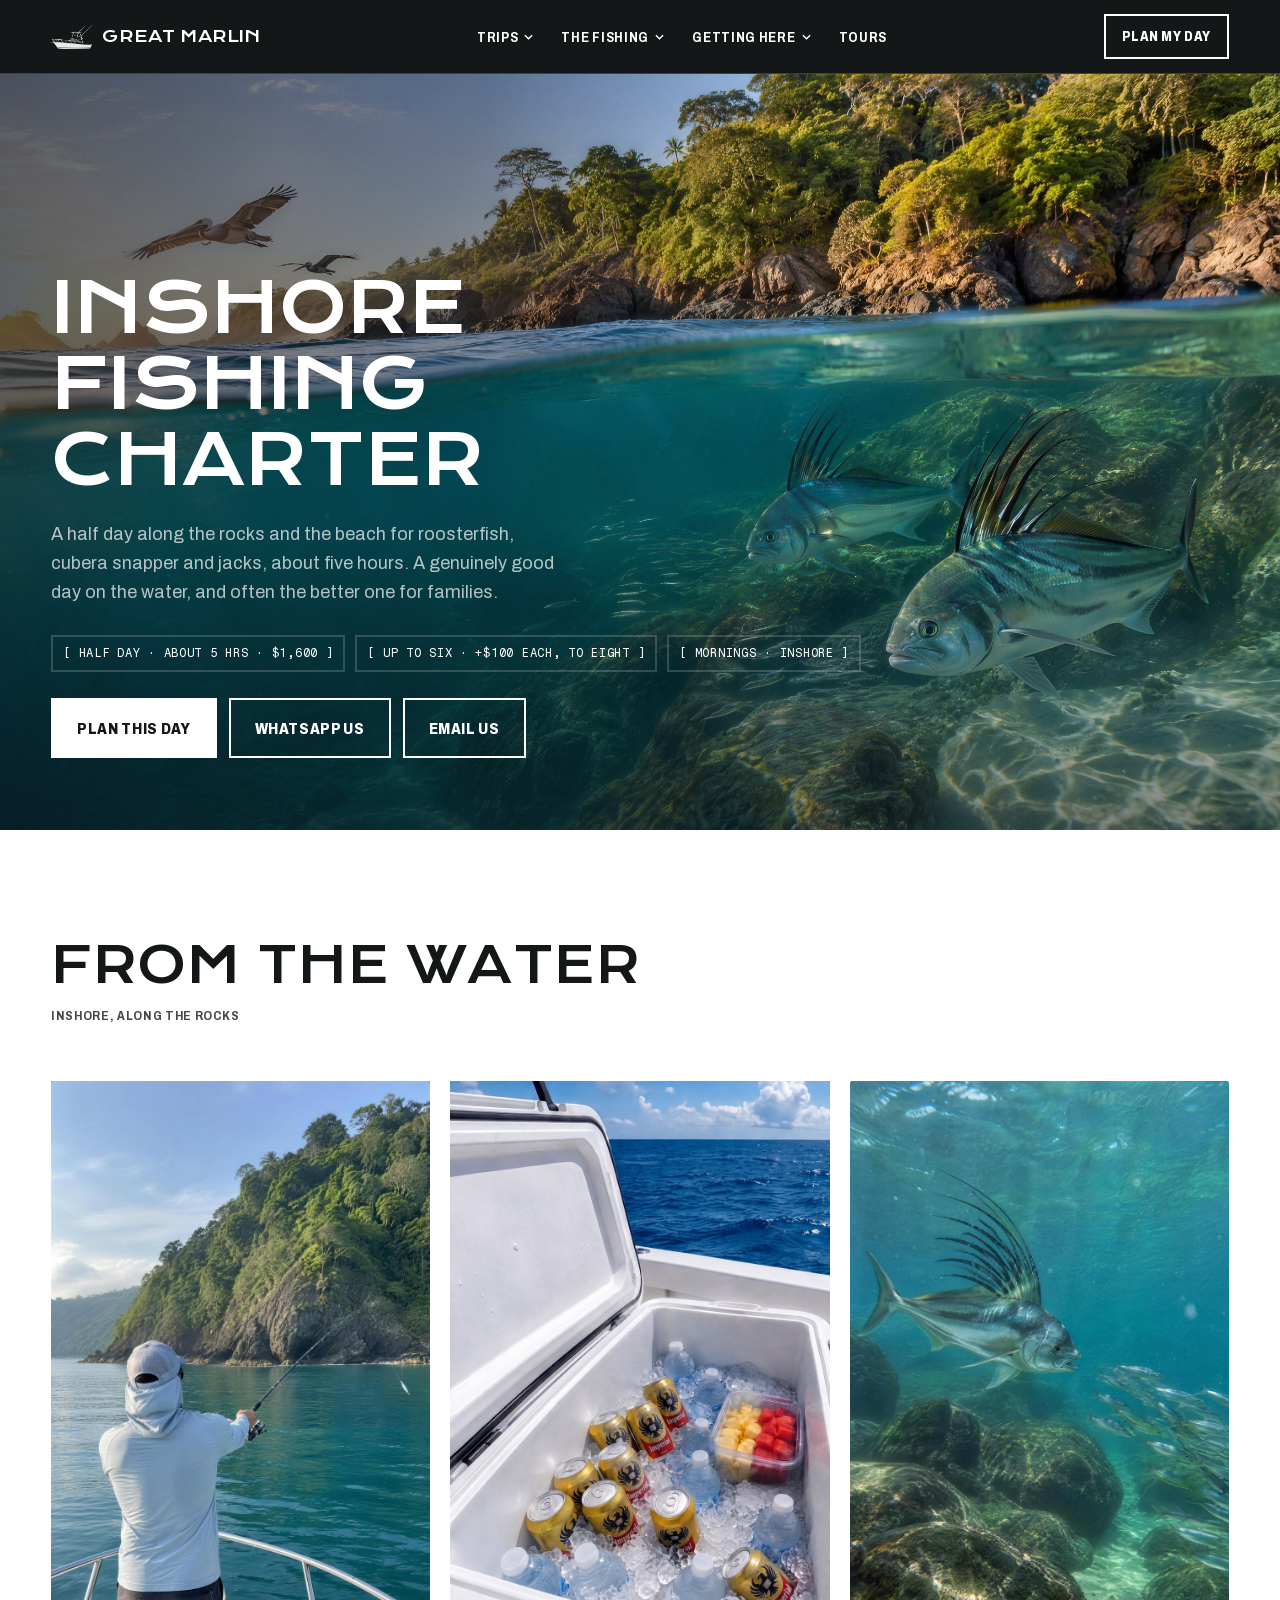
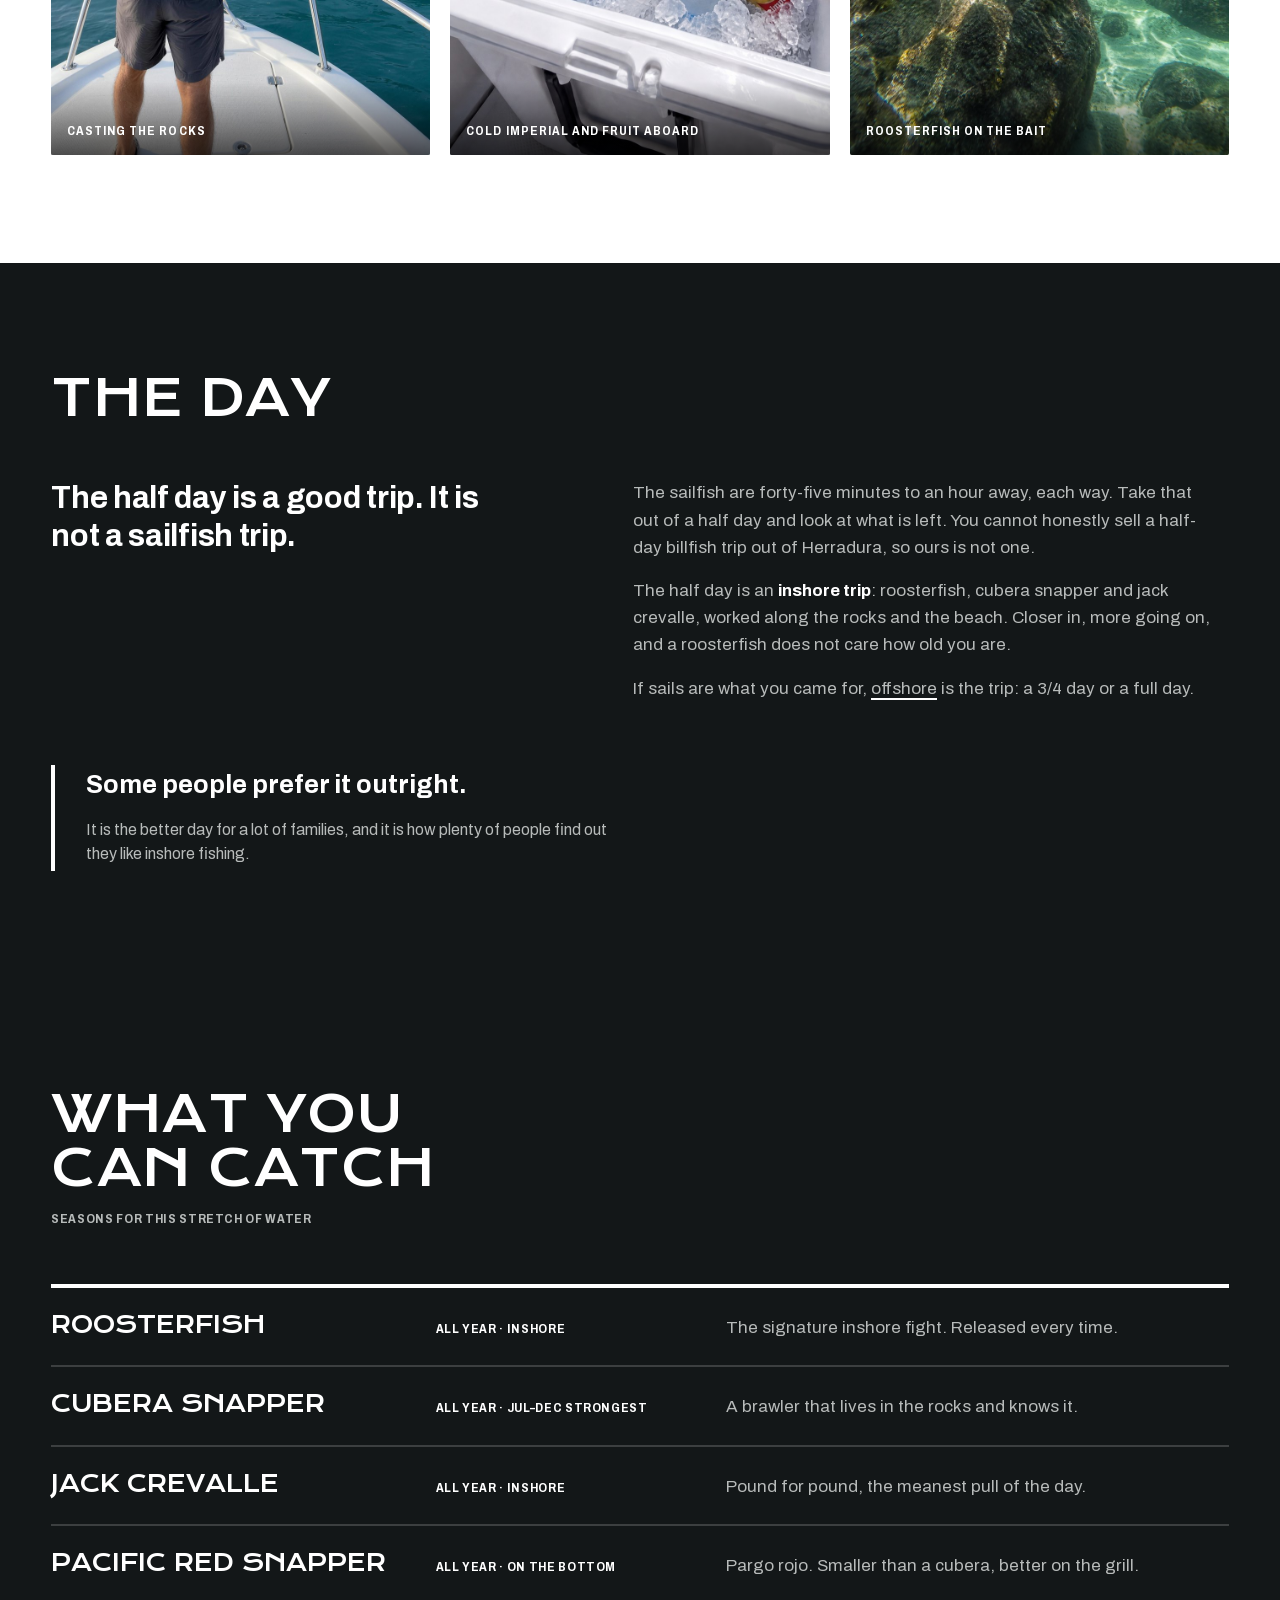
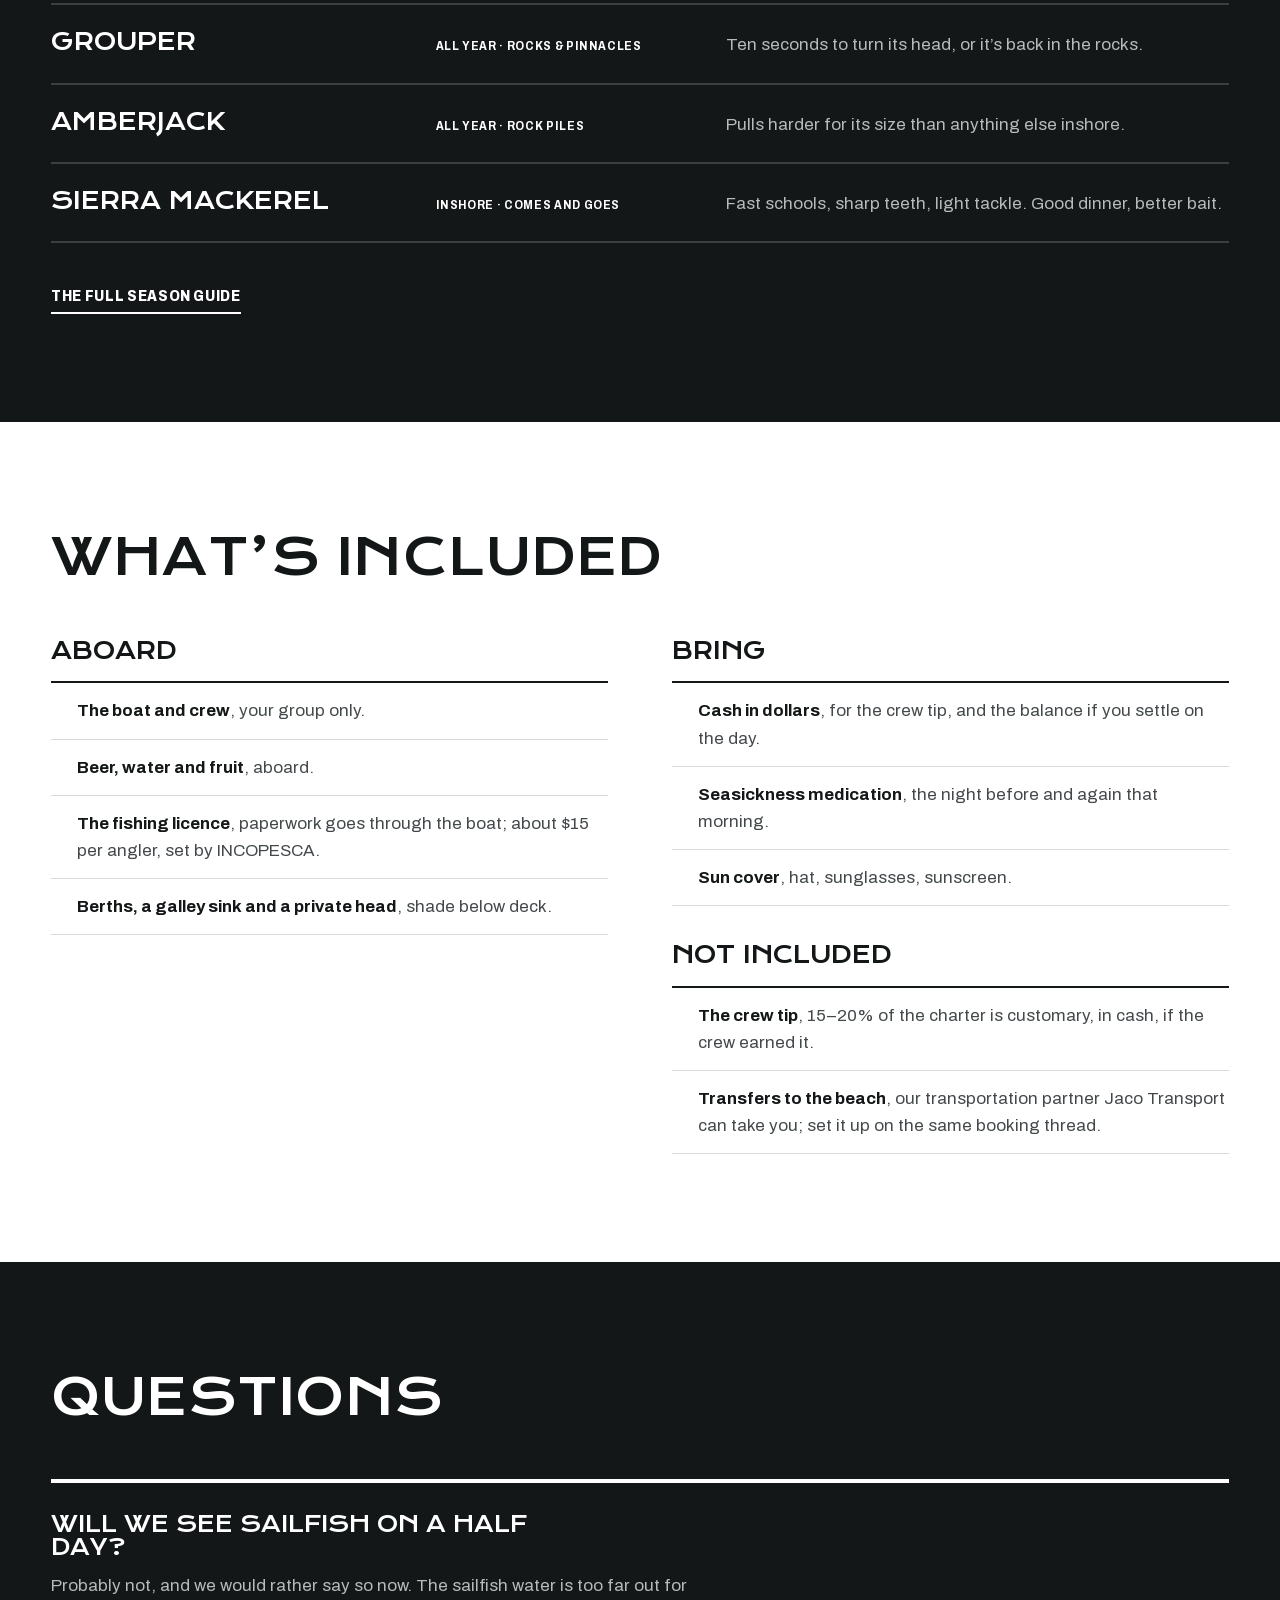
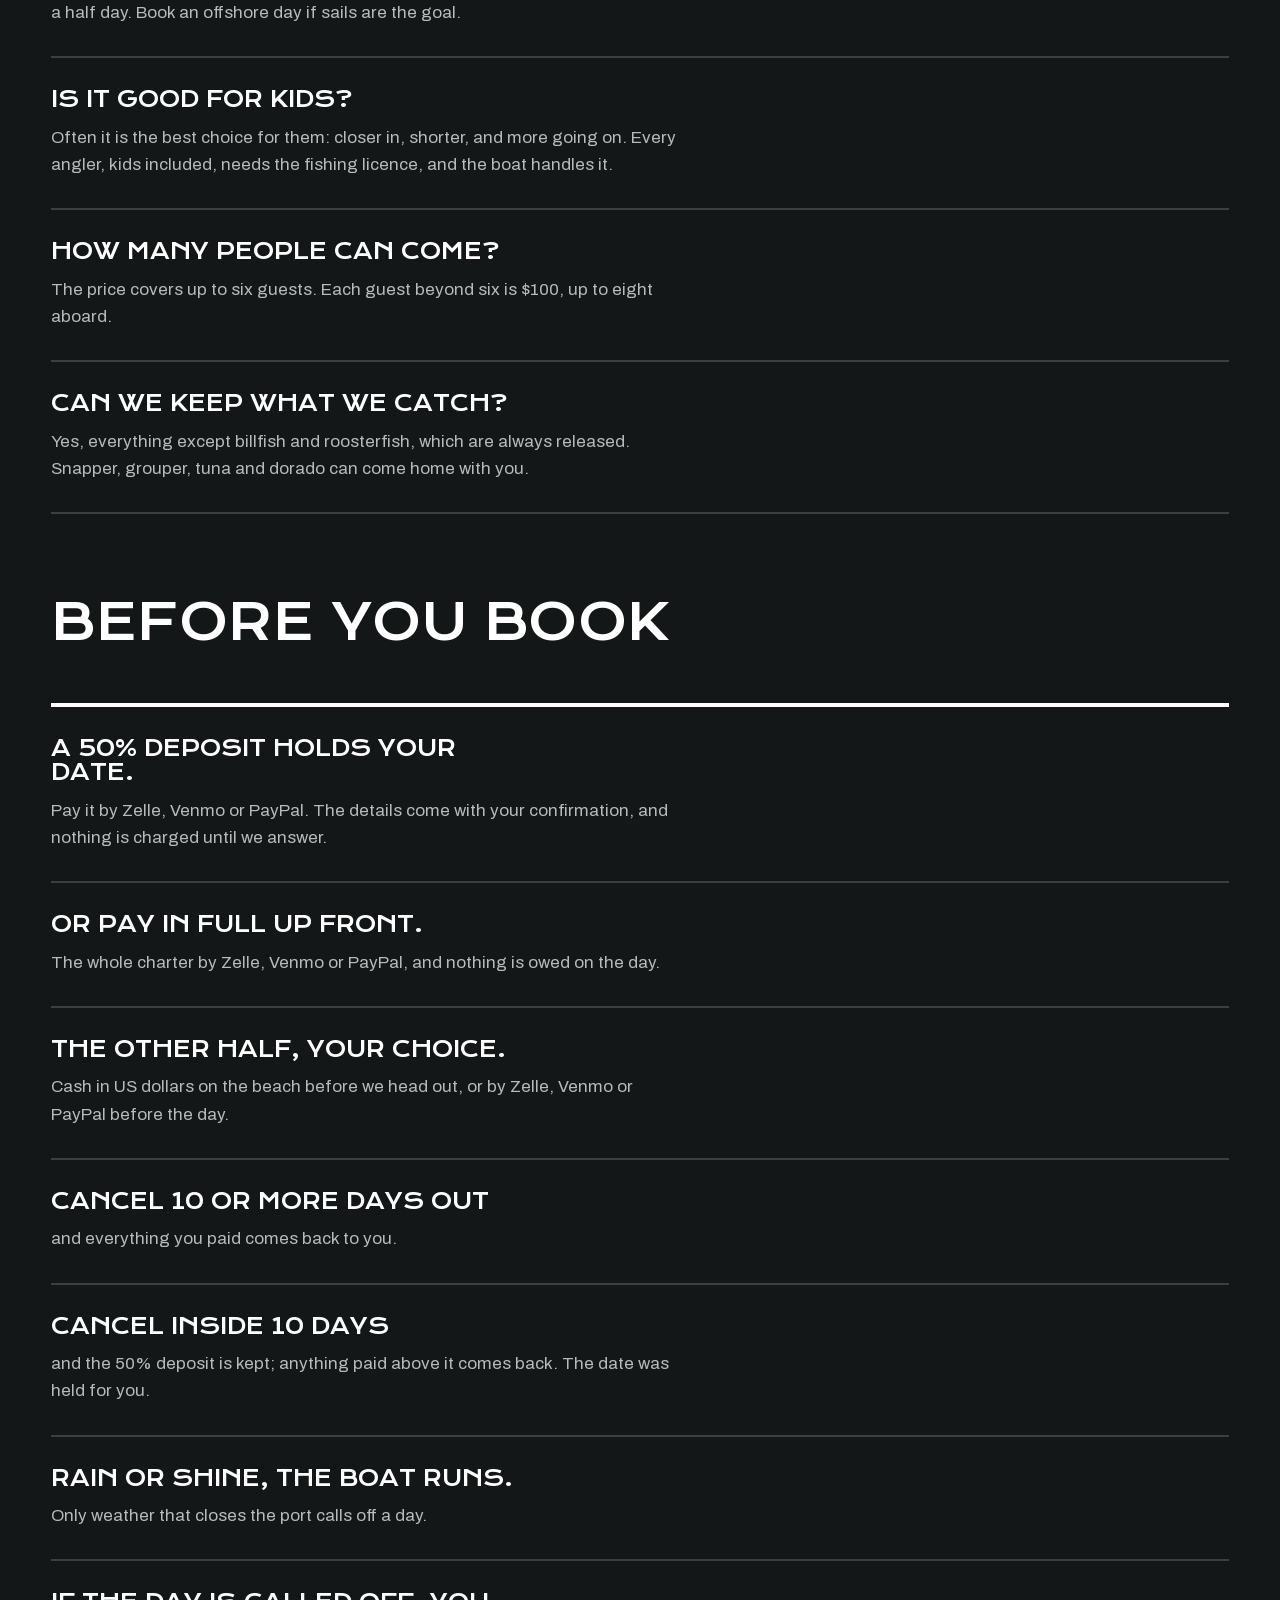
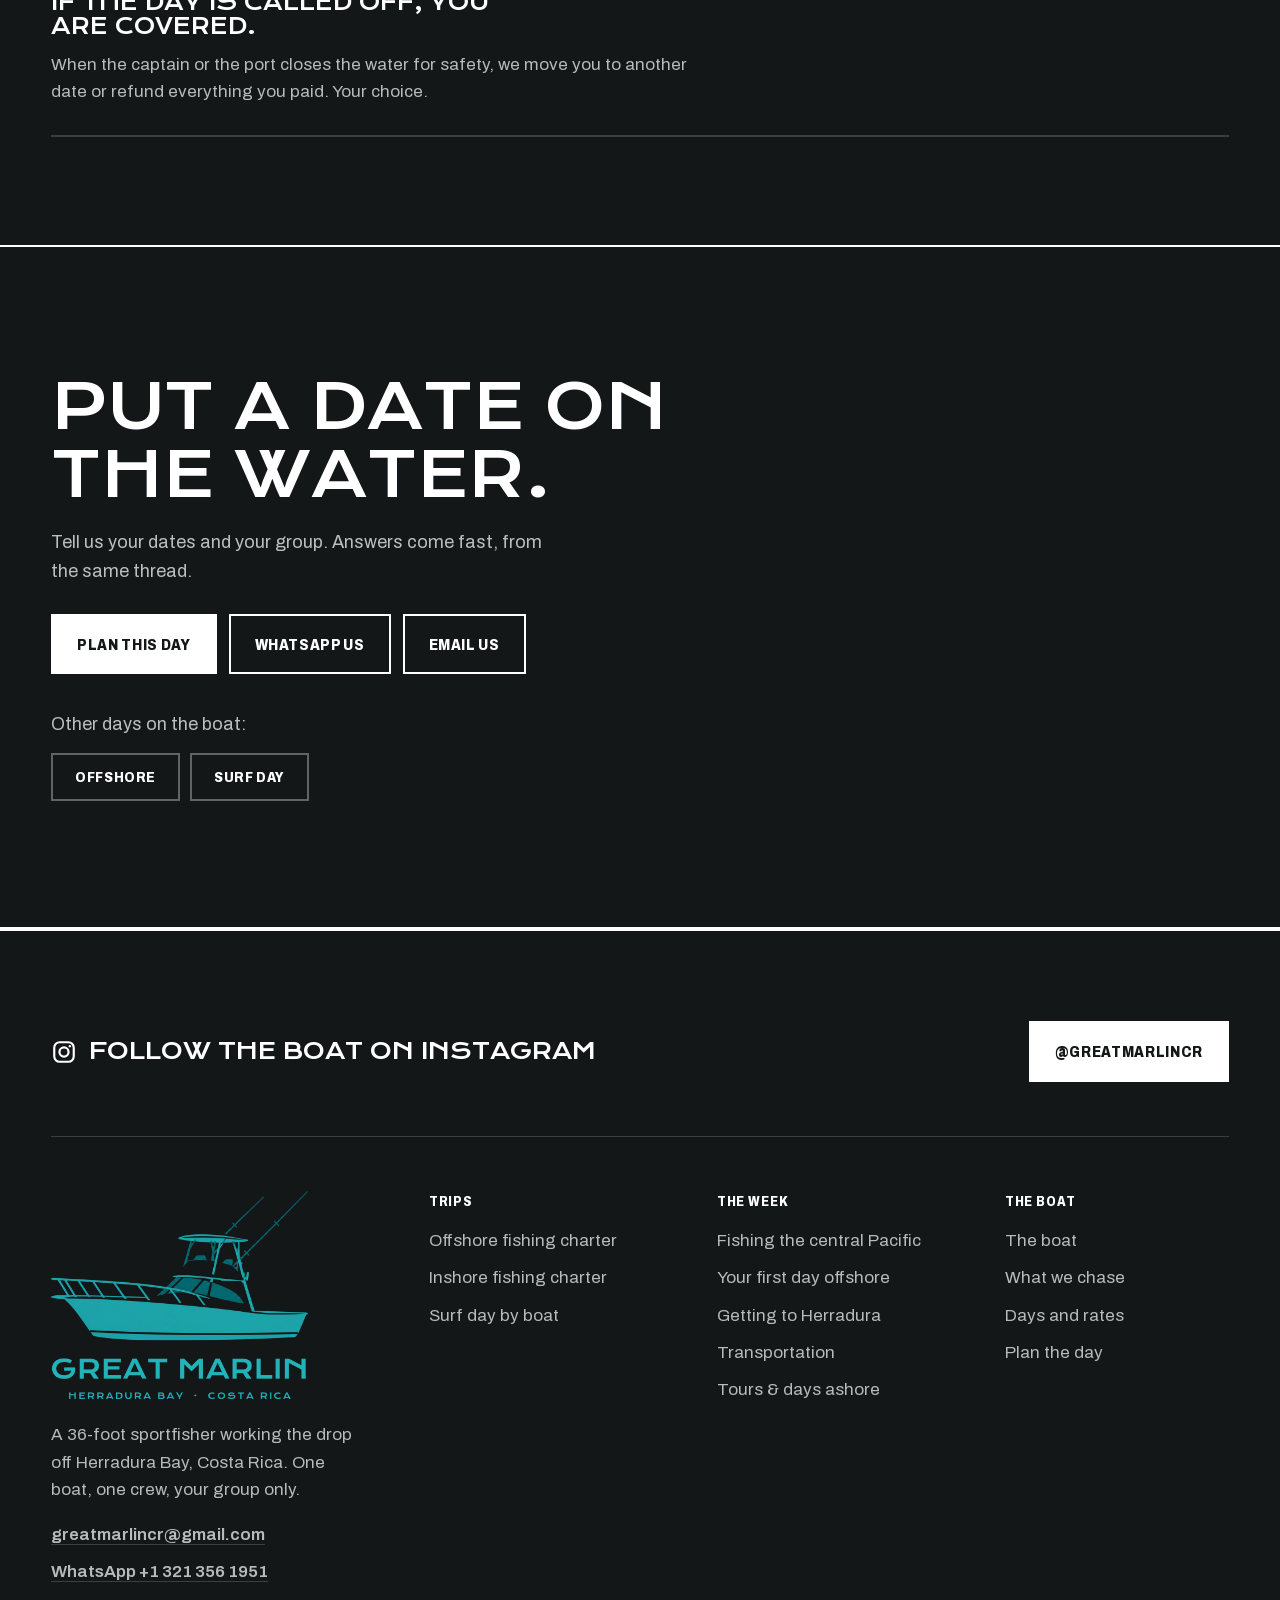
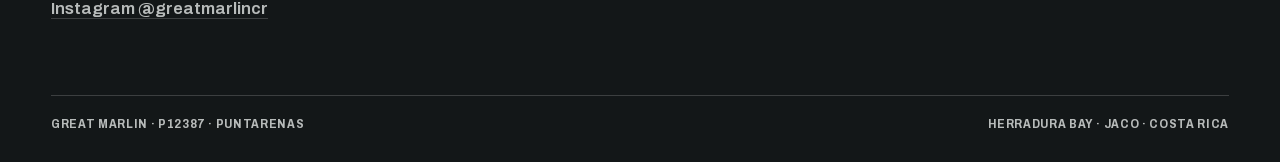
<file: half-day-fishing-charter.html>
<!DOCTYPE html>
<html lang="en">
<head>
<meta name="robots" content="noindex,nofollow">
<meta charset="UTF-8">
<meta name="viewport" content="width=device-width, initial-scale=1.0">
<title>Inshore Fishing Charter, Half Day · Herradura &amp; Jacó | Great Marlin</title>
<meta name="description" content="Half-day inshore fishing out of Herradura Bay near Jacó, Costa Rica: roosterfish, cubera snapper and jacks. About five hours, $1,600 for up to six.">
<link rel="canonical" href="https://greatmarlin.com/half-day-fishing-charter.html">
<meta property="og:type" content="website">
<meta property="og:site_name" content="Great Marlin">
<meta property="og:url" content="https://greatmarlin.com/half-day-fishing-charter.html">
<meta property="og:title" content="Inshore half-day fishing charter · Herradura Bay, Costa Rica">
<meta property="og:description" content="Half-day inshore fishing out of Herradura Bay near Jacó, Costa Rica: roosterfish, cubera snapper and jacks. About five hours, $1,600 for up to six.">
<meta property="og:image" content="https://greatmarlin.com/assets/photos/half-hero.jpg?v=1">
<meta name="twitter:card" content="summary_large_image">
<meta name="theme-color" content="#091228">
<link rel="preload" href="assets/fonts/archivo-var.woff2" as="font" type="font/woff2" crossorigin>
<link rel="stylesheet" href="assets/site.css?v=ecb32440">
<link rel="icon" href="assets/favicon-32.png?v=2" type="image/png" sizes="32x32"><link rel="icon" href="assets/favicon-64.png?v=2" type="image/png" sizes="64x64">
<link rel="apple-touch-icon" href="assets/apple-touch-icon-v2.png">
<script type="application/ld+json">
{
  "@context": "https://schema.org",
  "@graph": [
    {
      "@type": "Product",
      "name": "Inshore half-day sportfishing charter",
      "description": "Half-day inshore fishing out of Herradura Bay near Jacó, Costa Rica: roosterfish, cubera snapper and jacks. About five hours, $1,600 for up to six.",
      "image": "https://greatmarlin.com/assets/photos/half-hero.jpg?v=1",
      "url": "https://greatmarlin.com/half-day-fishing-charter.html",
      "brand": {
        "@id": "https://greatmarlin.com/#business"
      },
      "offers": {
        "@type": "Offer",
        "price": "1600",
        "priceCurrency": "USD",
        "availability": "https://schema.org/InStock",
        "url": "https://greatmarlin.com/half-day-fishing-charter.html"
      }
    },
    {
      "@type": "BreadcrumbList",
      "itemListElement": [
        {
          "@type": "ListItem",
          "position": 1,
          "name": "Great Marlin",
          "item": "https://greatmarlin.com/"
        },
        {
          "@type": "ListItem",
          "position": 2,
          "name": "Trips",
          "item": "https://greatmarlin.com/#rates"
        },
        {
          "@type": "ListItem",
          "position": 3,
          "name": "Inshore",
          "item": "https://greatmarlin.com/half-day-fishing-charter.html"
        }
      ]
    }
  ]
}
</script>
</head>
<body>

<header class="topnav">
  <a class="brand" href="index.html" aria-label="Great Marlin, home"><img class="brand-mark" src="assets/logo/gm-mark-white-160.png" alt="" width="160" height="93"><span>Great Marlin</span></a>
  <ul class="nav-links">
    <li class="has-drop"><a href="index.html#rates" aria-haspopup="true">Trips<svg class="caret" viewBox="0 0 10 6" aria-hidden="true"><path d="M1 1l4 4 4-4" fill="none" stroke="currentColor" stroke-width="1.6"/></svg></a><ul class="drop"><li><a href="full-day-fishing-charter.html">Offshore fishing</a></li><li><a href="half-day-fishing-charter.html">Inshore fishing</a></li><li><a href="surf-trip.html">Surf day</a></li><li><a href="index.html#rates">All trips &amp; rates</a></li></ul></li>
    <li class="has-drop"><a href="costa-rica-fishing.html" aria-haspopup="true">The fishing<svg class="caret" viewBox="0 0 10 6" aria-hidden="true"><path d="M1 1l4 4 4-4" fill="none" stroke="currentColor" stroke-width="1.6"/></svg></a><ul class="drop"><li><a href="costa-rica-fishing.html">What we catch</a></li><li><a href="first-time-offshore.html">Your first day offshore</a></li></ul></li>
    <li class="has-drop"><a href="getting-here.html" aria-haspopup="true">Getting here<svg class="caret" viewBox="0 0 10 6" aria-hidden="true"><path d="M1 1l4 4 4-4" fill="none" stroke="currentColor" stroke-width="1.6"/></svg></a><ul class="drop"><li><a href="getting-here.html">From the airport</a></li><li><a href="transportation.html">Transportation</a></li></ul></li>
    <li><a href="tours.html">Tours</a></li>
  </ul>
  <div class="nav-cta">
    <a class="btn btn-flag" href="book.html">Plan my day</a>
    <button class="menu-btn" id="menuBtn" type="button" aria-expanded="false" aria-controls="sheet" aria-label="Open menu">
      <svg viewBox="0 0 20 20" fill="none" stroke="currentColor" stroke-width="2"><path d="M2 6h16M2 14h16"/></svg>
    </button>
  </div>
</header>
<nav class="sheet" id="sheet" aria-label="Menu" aria-hidden="true">
  <button class="sheet-close" id="sheetClose" type="button" aria-label="Close menu">
    <svg viewBox="0 0 18 18" fill="none" stroke="currentColor" stroke-width="2"><path d="M3 3l12 12M15 3L3 15"/></svg>
  </button>
  <a class="big" href="index.html">Home</a>
  <a class="big" href="index.html#rates">Trips &amp; rates</a>
  <a class="big sm" href="full-day-fishing-charter.html">Offshore fishing</a>
  <a class="big sm" href="half-day-fishing-charter.html">Inshore fishing</a>
  <a class="big sm" href="surf-trip.html">Surf day</a>
  <a class="big" href="index.html#boat">The boat</a>
  <a class="big" href="costa-rica-fishing.html">The fishing</a>
  <a class="big sm" href="first-time-offshore.html">Your first day offshore</a>
  <a class="big" href="getting-here.html">Getting here</a>
  <a class="big sm" href="transportation.html">Transportation</a>
  <a class="big" href="tours.html">Tours</a>
  <div class="sheet-foot">
    <a class="btn btn-flag" href="book.html">Plan my day</a>
    <a class="btn btn-line" href="https://wa.me/13213561951" target="_blank" rel="noopener">WhatsApp us</a>
    <a class="btn btn-line" href="mailto:greatmarlincr@gmail.com?subject=Charter%20question">Email us</a>
  </div>
</nav>

<main>
  <header class="pg-hero">
    <div class="pg-hero-media"><img src="assets/photos/half-hero.jpg?v=1" alt="Roosterfish hunting bait over the rocks below a jungle headland" fetchpriority="high" style="object-position:62% 50%;--mpos:72% 62%"></div>
    <div class="pg-hero-grade" style="background:linear-gradient(90deg,rgba(8,14,24,.66) 0%,rgba(8,14,24,.42) 38%,rgba(8,14,24,0) 64%),linear-gradient(180deg,rgba(8,14,24,0) 60%,rgba(8,14,24,.5) 100%)"></div>
    <div class="pg-hero-inner shell">
      <h1>Inshore fishing charter</h1>
      <p class="sub">A half day along the rocks and the beach for roosterfish, cubera snapper and jacks, about five hours. A genuinely good day on the water, and often the better one for families.</p>
      <div class="stamp"><span>[ HALF DAY · ABOUT 5 HRS · $1,600 ]</span><span>[ UP TO SIX · +$100 EACH, TO EIGHT ]</span><span>[ MORNINGS · INSHORE ]</span></div>
      <div class="closer-actions"><a class="btn btn-flag" href="book.html?day=half">Plan this day</a><a class="btn btn-ghost" href="https://wa.me/13213561951?text=Hi%20%E2%80%94%20asking%20about%20the%20Inshore." target="_blank" rel="noopener">WhatsApp us</a><a class="btn btn-ghost" href="mailto:greatmarlincr@gmail.com?subject=Charter%20question">Email us</a></div>
    </div>
  </header>


  <section class="band" id="gallery">
    <div class="shell">
      <div class="sec-head"><h2 class="d sec-title">From the water</h2><p class="sec-sub lbl">Inshore, along the rocks</p></div>
      <div class="g-grid">
        <figure class="g-card"><img src="assets/photos/half-cast-900.jpg" alt="Casting the rocks" loading="lazy" decoding="async"><figcaption>Casting the rocks</figcaption></figure>
        <figure class="g-card"><img src="assets/photos/half-cooler-900.jpg?v=7" alt="Cold Imperial and fruit aboard" loading="lazy" decoding="async"><figcaption>Cold Imperial and fruit aboard</figcaption></figure>
        <figure class="g-card"><img src="assets/photos/half-rooster-900.jpg" alt="Roosterfish on the bait" loading="lazy" decoding="async"><figcaption>Roosterfish on the bait</figcaption></figure>
      </div>
    </div>
  </section>
  <style>
    #gallery .g-grid{display:grid;grid-template-columns:repeat(auto-fit,minmax(200px,1fr));gap:clamp(12px,1.6vw,20px)}
    @media (max-width:760px){#gallery .g-grid{grid-template-columns:1fr 1fr;gap:10px}#gallery .g-card figcaption{padding:28px 10px 10px;font-size:.75rem;letter-spacing:.04em}}
    #gallery .g-card{margin:0;position:relative;overflow:hidden;border-radius:2px;background:#0b1214}
    #gallery .g-card video,#gallery .g-card img{display:block;width:100%;aspect-ratio:9/16;object-fit:cover}
    #gallery .g-card figcaption{position:absolute;left:0;right:0;bottom:0;padding:40px 16px 14px;font-size:.8rem;letter-spacing:.08em;text-transform:uppercase;color:#fff;background:linear-gradient(180deg,rgba(0,0,0,0),rgba(0,0,0,.65))}
  </style>
  <section class="band band-deep" id="day">
    <div class="shell">
      <div class="sec-head"><h2 class="d sec-title">The day</h2></div>
      <div class="split">
        <div><p class="lede">The half day is a good trip. It is not a sailfish trip.</p></div>
        <div>
          <p class="prose">The sailfish are forty-five minutes to an hour away, each way. Take that out of a half day and look at what is left. You cannot honestly sell a half-day billfish trip out of Herradura, so ours is not one.</p>
          <p class="prose">The half day is an <strong>inshore trip</strong>: roosterfish, cubera snapper and jack crevalle, worked along the rocks and the beach. Closer in, more going on, and a roosterfish does not care how old you are.</p>
          <p class="prose">If sails are what you came for, <a class="xlink" href="full-day-fishing-charter.html">offshore</a> is the trip: a 3/4 day or a full day.</p>
        </div>
      </div>
      <div class="pull"><p>Some people prefer it outright.</p><p class="src">It is the better day for a lot of families, and it is how plenty of people find out they like inshore fishing.</p></div>
    </div>
  </section>

  <section class="band band-deep" id="catch">
    <div class="shell">
      <div class="sec-head"><h2 class="d sec-title">What you can catch</h2><p class="sec-sub lbl">Seasons for this stretch of water</p></div>
      <ul class="ledger">
        <li><span class="name">Roosterfish</span><span class="season">All year · inshore</span><span class="note">The signature inshore fight. Released every time.</span></li>
        <li><span class="name">Cubera snapper</span><span class="season">All year · Jul–Dec strongest</span><span class="note">A brawler that lives in the rocks and knows it.</span></li>
        <li><span class="name">Jack crevalle</span><span class="season">All year · inshore</span><span class="note">Pound for pound, the meanest pull of the day.</span></li>
        <li><span class="name">Pacific red snapper</span><span class="season">All year · on the bottom</span><span class="note">Pargo rojo. Smaller than a cubera, better on the grill.</span></li>
        <li><span class="name">Grouper</span><span class="season">All year · rocks &amp; pinnacles</span><span class="note">Ten seconds to turn its head, or it’s back in the rocks.</span></li>
        <li><span class="name">Amberjack</span><span class="season">All year · rock piles</span><span class="note">Pulls harder for its size than anything else inshore.</span></li>
        <li><span class="name">Sierra mackerel</span><span class="season">Inshore · comes and goes</span><span class="note">Fast schools, sharp teeth, light tackle. Good dinner, better bait.</span></li>
      </ul>
      <a class="guide-link" href="costa-rica-fishing.html">The full season guide</a>
    </div>
  </section>
  <section class="band" id="included">
    <div class="shell">
      <div class="sec-head"><h2 class="d sec-title">What’s included</h2></div>
      <div class="cols">
        <div><h3>Aboard</h3><ul class="tick">
          <li><b>The boat and crew</b>, your group only.</li>
          <li><b>Beer, water and fruit</b>, aboard.</li>
          <li><b>The fishing licence</b>, paperwork goes through the boat; about $15 per angler, set by INCOPESCA.</li>
          <li><b>Berths, a galley sink and a private head</b>, shade below deck.</li>
        </ul></div>
        <div><h3>Bring</h3><ul class="tick">
          <li><b>Cash in dollars</b>, for the crew tip, and the balance if you settle on the day.</li>
          <li><b>Seasickness medication</b>, the night before and again that morning.</li>
          <li><b>Sun cover</b>, hat, sunglasses, sunscreen.</li>
        </ul>
        <h3 class="not-inc">Not included</h3><ul class="tick">
          <li><b>The crew tip</b>, 15–20% of the charter is customary, in cash, if the crew earned it.</li>
          <li><b>Transfers to the beach</b>, our transportation partner Jaco Transport can take you; set it up on the same booking thread.</li>
        </ul></div>
      </div>
    </div>
  </section>

  <section class="band band-deep" id="questions">
    <div class="shell">
      <div class="sec-head"><h2 class="d sec-title">Questions</h2></div>
      <ul class="qa">
        <li><h3>Will we see sailfish on a half day?</h3><p>Probably not, and we would rather say so now. The sailfish water is too far out for a half day. Book an offshore day if sails are the goal.</p></li>
        <li><h3>Is it good for kids?</h3><p>Often it is the best choice for them: closer in, shorter, and more going on. Every angler, kids included, needs the fishing licence, and the boat handles it.</p></li>
        <li><h3>How many people can come?</h3><p>The price covers up to six guests. Each guest beyond six is $100, up to eight aboard.</p></li>
        <li><h3>Can we keep what we catch?</h3><p>Yes, everything except billfish and roosterfish, which are always released. Snapper, grouper, tuna and dorado can come home with you.</p></li>
      </ul>
      <div class="sec-head" style="margin-top:clamp(56px,9vh,96px)"><h2 class="d sec-title">Before you book</h2></div>
      <ul class="qa">
        <li><h3>A 50% deposit holds your date.</h3><p>Pay it by Zelle, Venmo or PayPal. The details come with your confirmation, and nothing is charged until we answer.</p></li>
        <li><h3>Or pay in full up front.</h3><p>The whole charter by Zelle, Venmo or PayPal, and nothing is owed on the day.</p></li>
        <li><h3>The other half, your choice.</h3><p>Cash in US dollars on the beach before we head out, or by Zelle, Venmo or PayPal before the day.</p></li>
        <li><h3>Cancel 10 or more days out</h3><p>and everything you paid comes back to you.</p></li>
        <li><h3>Cancel inside 10 days</h3><p>and the 50% deposit is kept; anything paid above it comes back. The date was held for you.</p></li>
        <li><h3>Rain or shine, the boat runs.</h3><p>Only weather that closes the port calls off a day.</p></li>
        <li><h3>If the day is called off, you are covered.</h3><p>When the captain or the port closes the water for safety, we move you to another date or refund everything you paid. Your choice.</p></li>
      </ul>
    </div>
  </section>

  <section class="closer">
    <div class="shell">
      <h2>Put a date on the water.</h2>
      <p class="note">Tell us your dates and your group. Answers come fast, from the same thread.</p>
      <div class="closer-actions">
        <a class="btn btn-flag" href="book.html?day=half">Plan this day</a>
        <a class="btn btn-ghost" href="https://wa.me/13213561951?text=Hi%20%E2%80%94%20asking%20about%20the%20Inshore." target="_blank" rel="noopener">WhatsApp us</a><a class="btn btn-ghost" href="mailto:greatmarlincr@gmail.com?subject=Charter%20question">Email us</a>
      </div>
      <p class="note" style="margin-top:36px">Other days on the boat:</p>
      <ul class="other-trips">
          <li><a href="full-day-fishing-charter.html"><span>Offshore</span></a></li>
          <li><a href="surf-trip.html"><span>Surf day</span></a></li>
      </ul>
    </div>
  </section>
</main>

<footer class="foot">
  <div class="shell">
    <div class="foot-ig">
      <p><svg viewBox="0 0 24 24" fill="none" stroke="currentColor" stroke-width="2" aria-hidden="true"><rect x="3" y="3" width="18" height="18" rx="5"/><circle cx="12" cy="12" r="4.2"/><circle cx="17.4" cy="6.6" r="1.1" fill="currentColor" stroke="none"/></svg><span>Follow the boat on Instagram</span></p>
      <a class="btn btn-flag" href="https://www.instagram.com/greatmarlincr/" target="_blank" rel="noopener">@greatmarlincr</a>
    </div>
    <div class="foot-grid">
      <div>
        <img class="foot-logo" src="assets/logo/gm-logo-teal.png?v=1" alt="Great Marlin, Herradura Bay, Costa Rica" width="900" height="730" loading="lazy" decoding="async">
        <p class="about">A 36-foot sportfisher working the drop off Herradura Bay, Costa Rica. One boat, one crew, your group only.</p>
        <ul class="foot-contact">
          <li><a href="mailto:greatmarlincr@gmail.com">greatmarlincr@gmail.com</a></li>
          <li><a href="https://wa.me/13213561951" target="_blank" rel="noopener">WhatsApp +1 321 356 1951</a></li>
          <li><a href="https://www.instagram.com/greatmarlincr/" target="_blank" rel="noopener">Instagram @greatmarlincr</a></li>
        </ul>
      </div>
      <div>
        <h2 class="fh">Trips</h2>
        <ul>
          <li><a href="full-day-fishing-charter.html">Offshore fishing charter</a></li>
          <li><a href="half-day-fishing-charter.html">Inshore fishing charter</a></li>
          <li><a href="surf-trip.html">Surf day by boat</a></li>
        </ul>
      </div>
      <div>
        <h2 class="fh">The week</h2>
        <ul>
          <li><a href="costa-rica-fishing.html">Fishing the central Pacific</a></li>
          <li><a href="first-time-offshore.html">Your first day offshore</a></li>
          <li><a href="getting-here.html">Getting to Herradura</a></li>
          <li><a href="transportation.html">Transportation</a></li>
          <li><a href="tours.html">Tours &amp; days ashore</a></li>
        </ul>
      </div>
      <div>
        <h2 class="fh">The boat</h2>
        <ul>
          <li><a href="index.html#boat">The boat</a></li>
          <li><a href="index.html#fish">What we chase</a></li>
          <li><a href="index.html#rates">Days and rates</a></li>
          <li><a href="book.html">Plan the day</a></li>
        </ul>
      </div>
    </div>
    <div class="foot-bar lbl">
      <span>Great Marlin &#183; P12387 &#183; Puntarenas</span>
      <span>Herradura Bay &#183; Jaco &#183; Costa Rica</span>
    </div>
  </div>
</footer>

<script src="assets/site.js?v=30475fb3" defer></script>
</body>
</html>
</file>
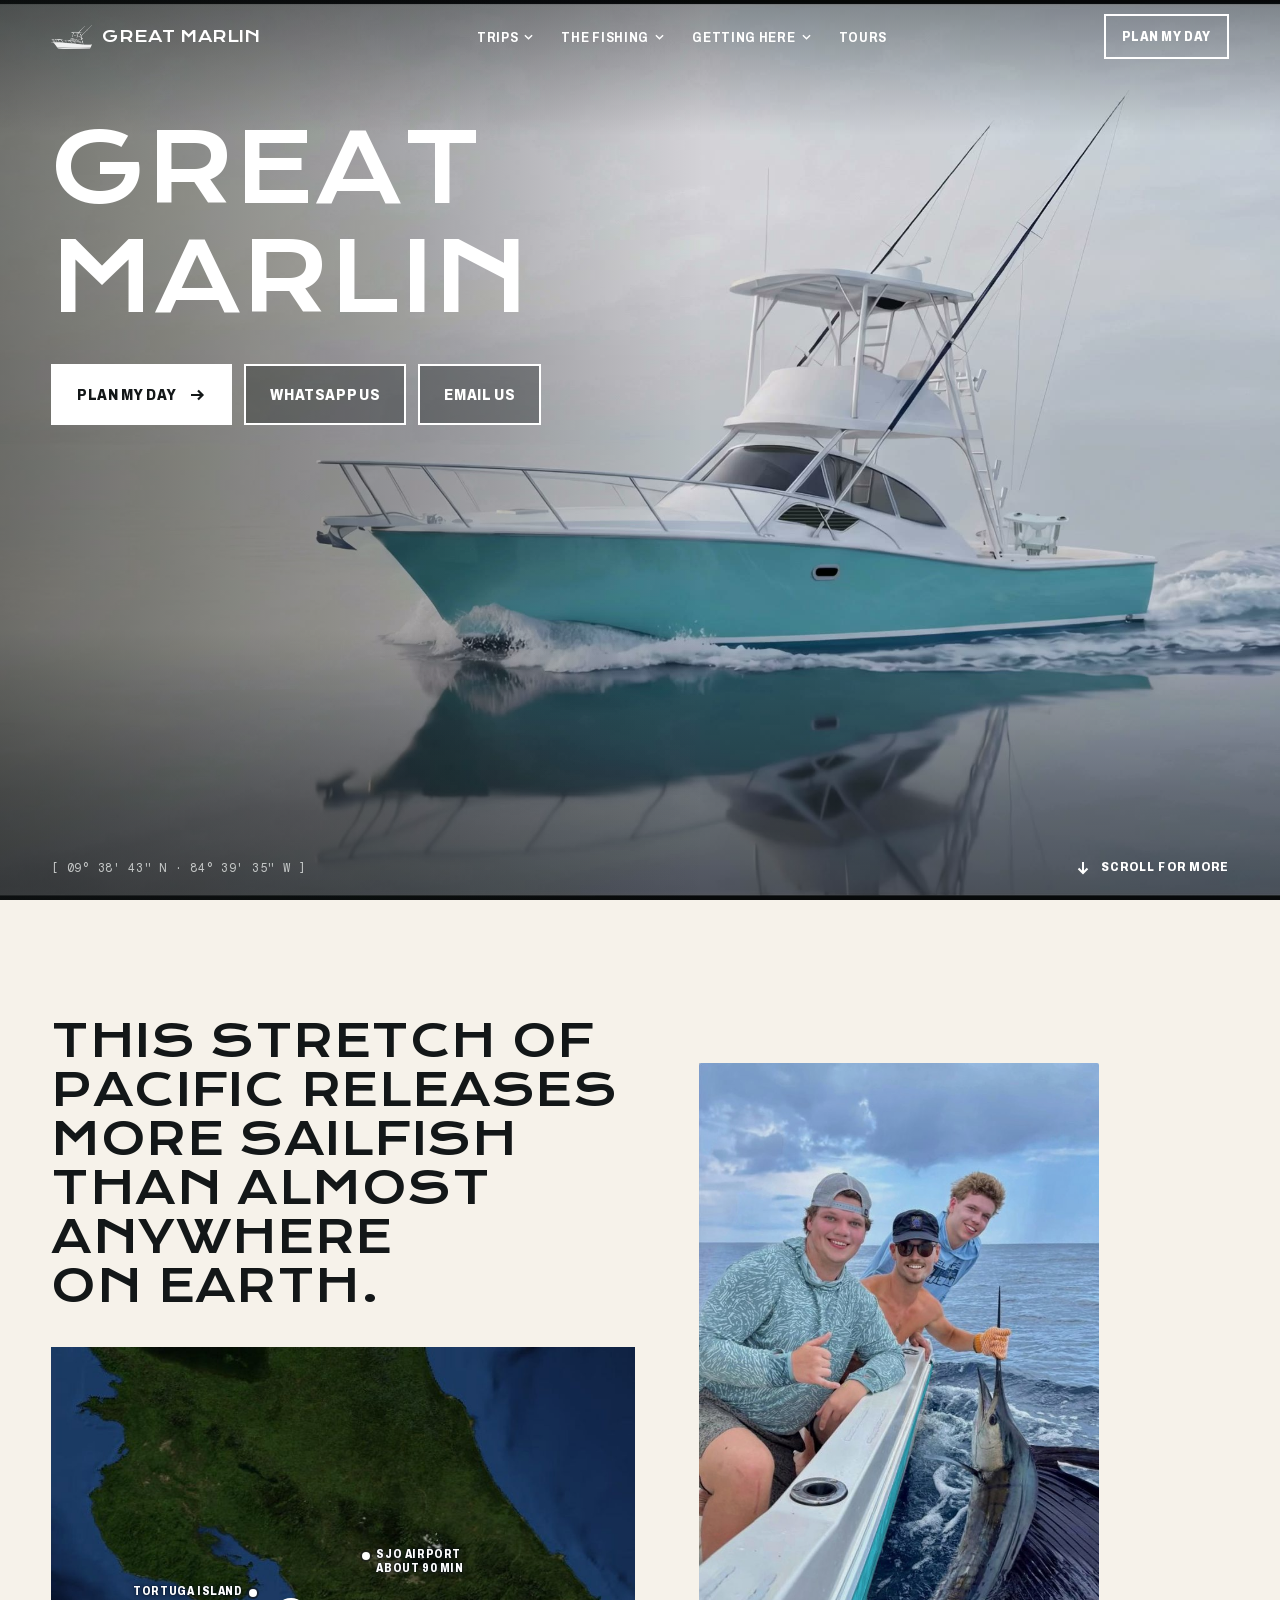
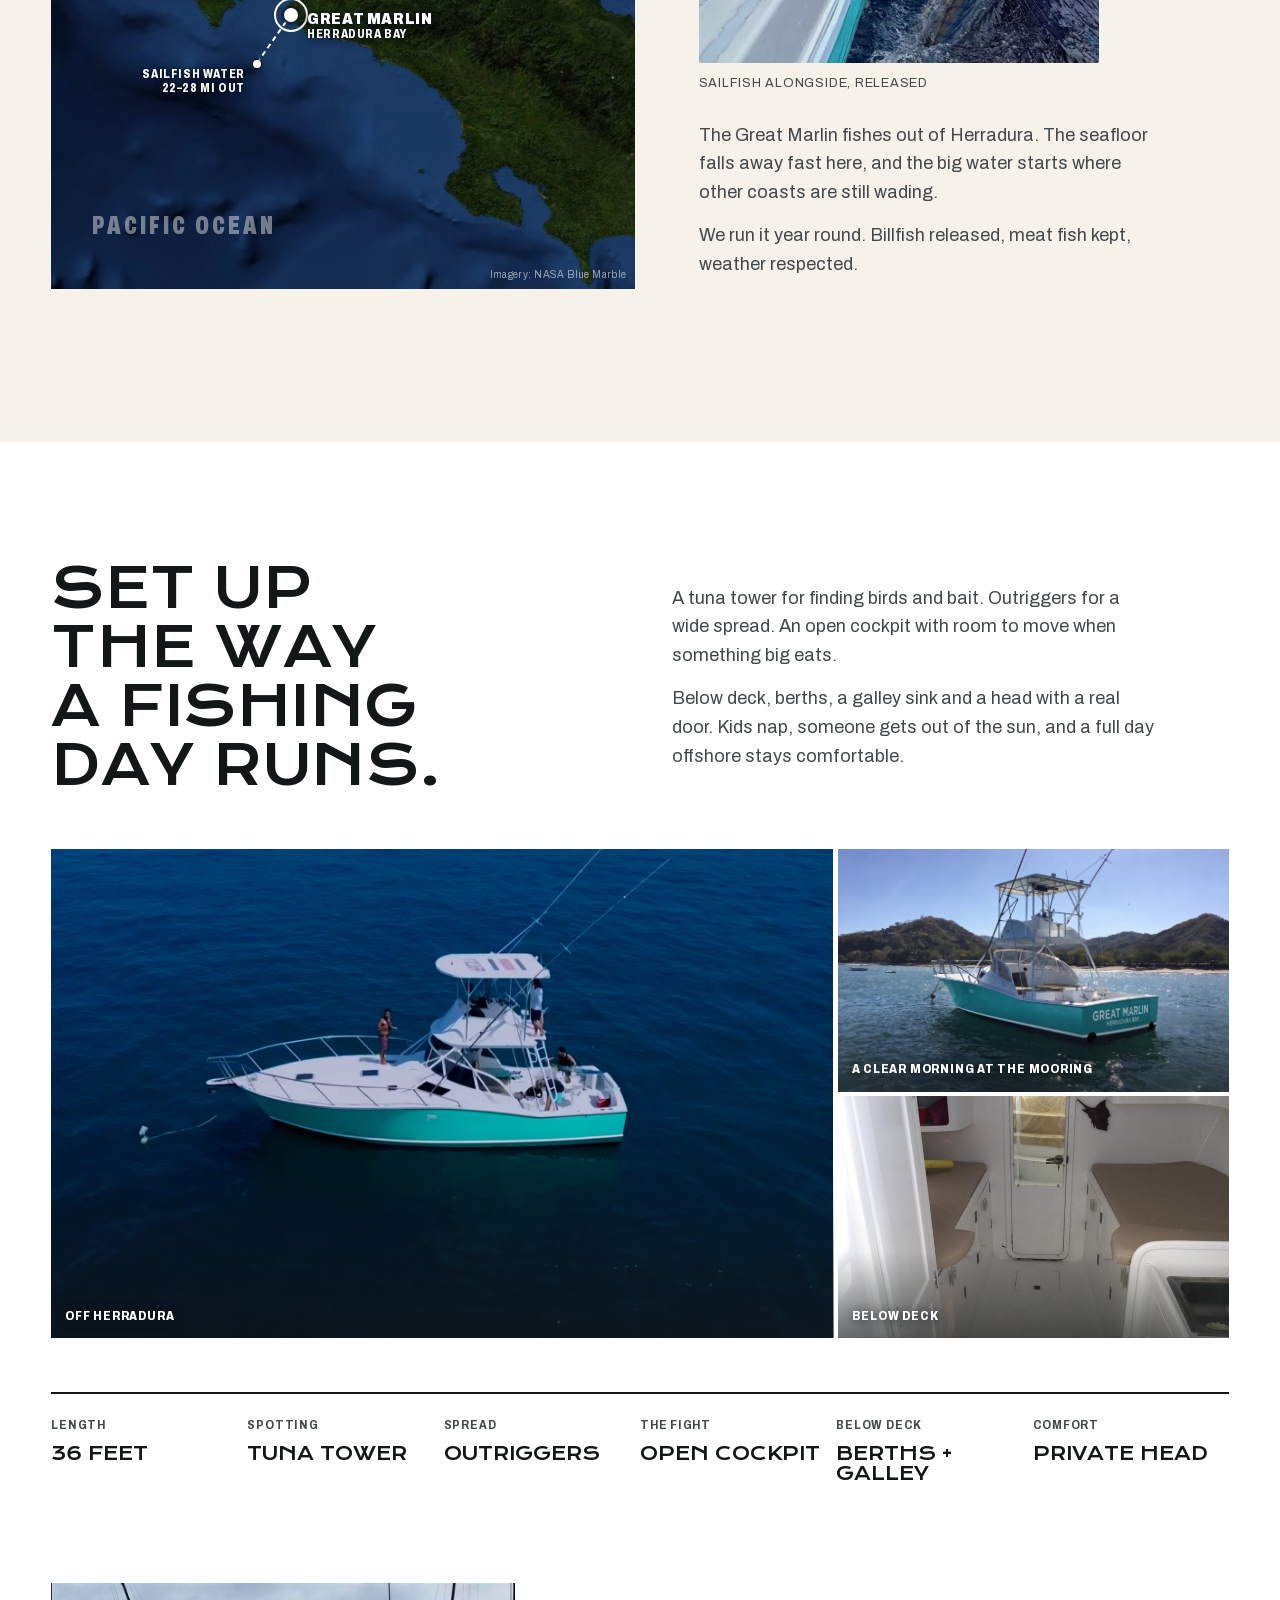
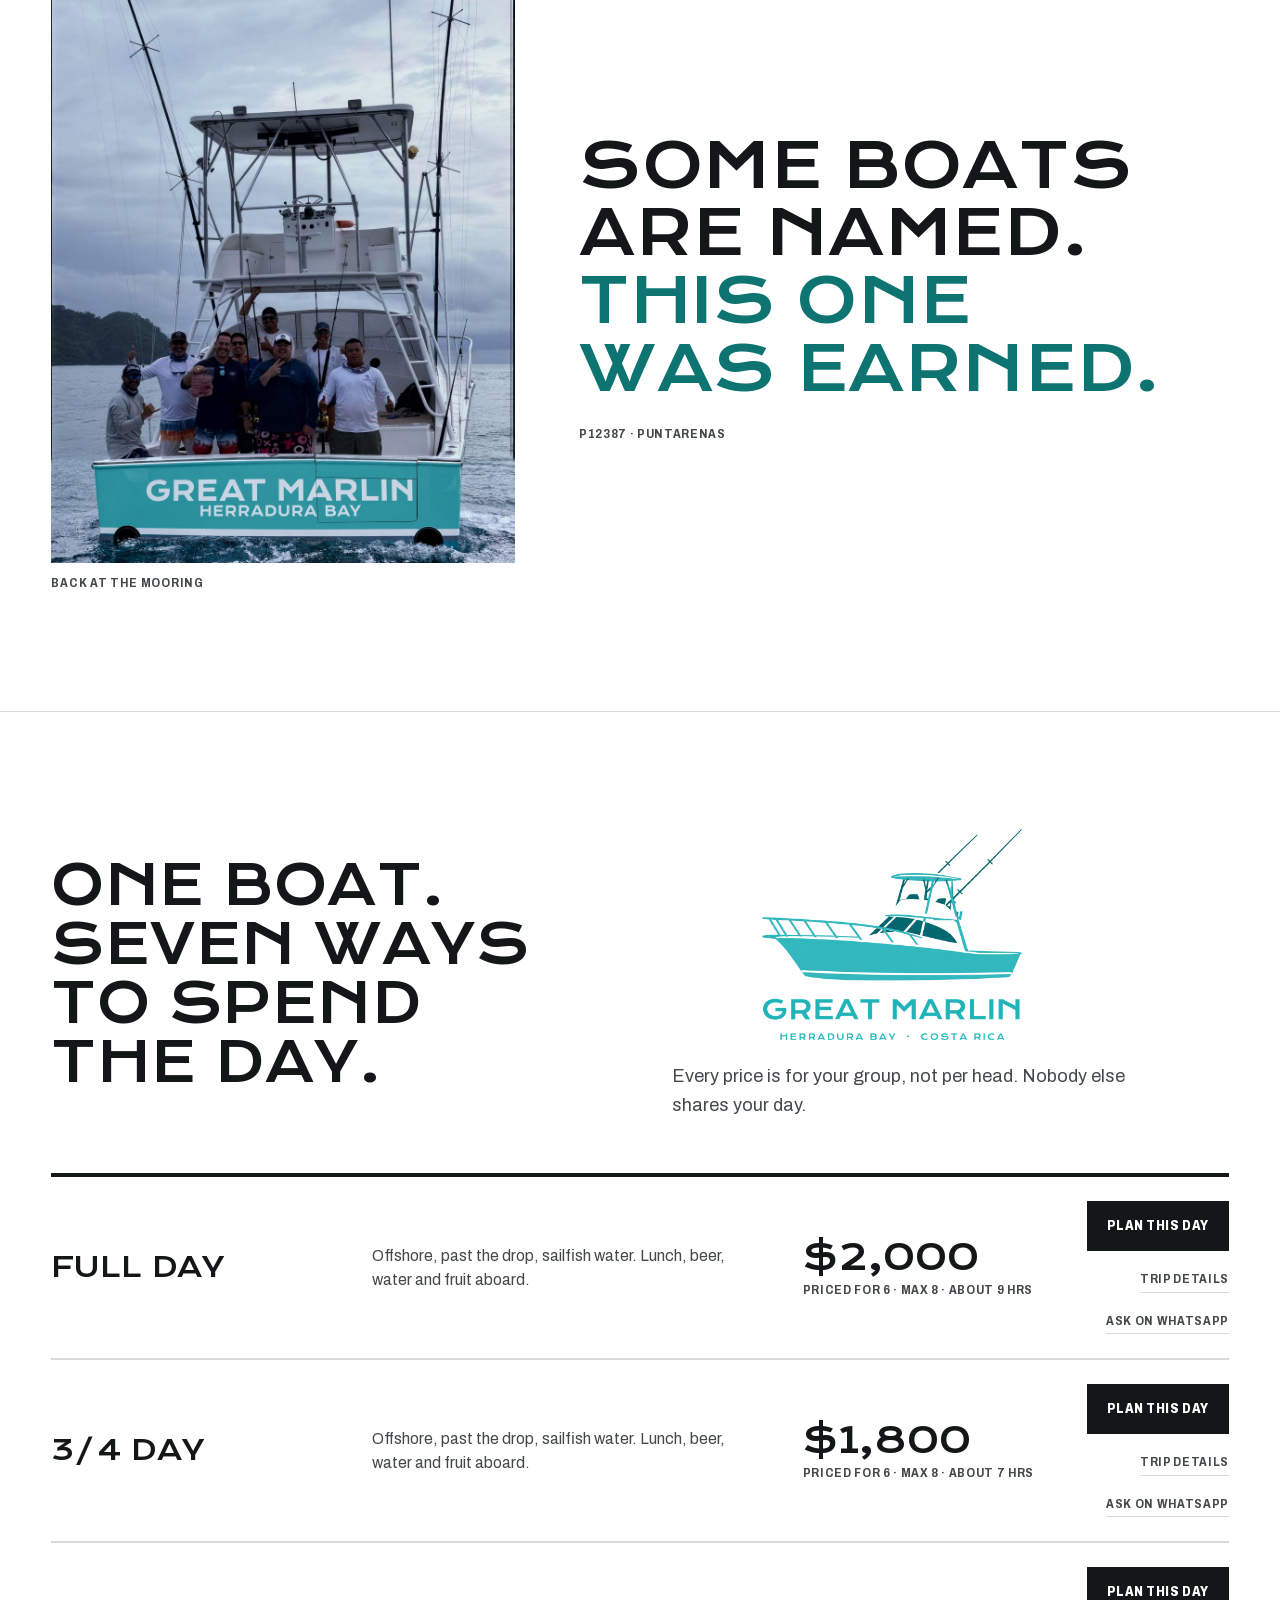
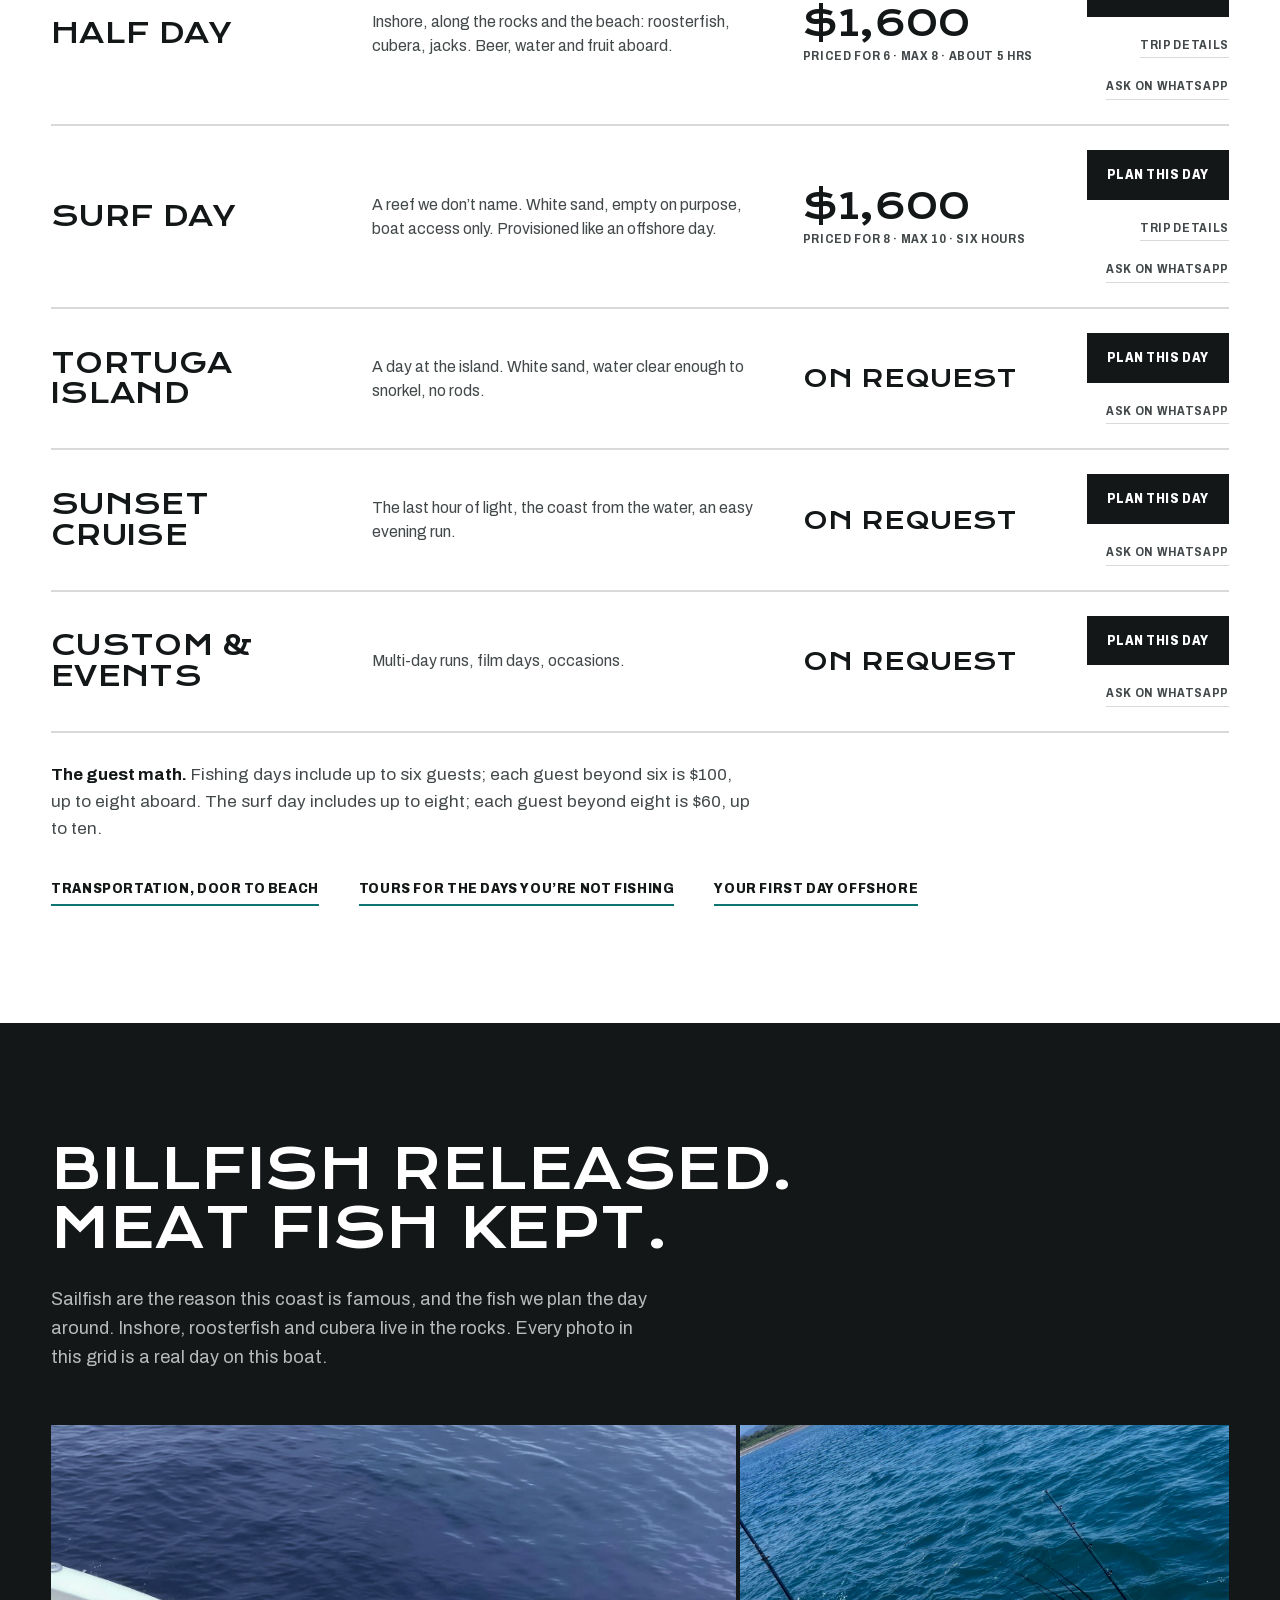
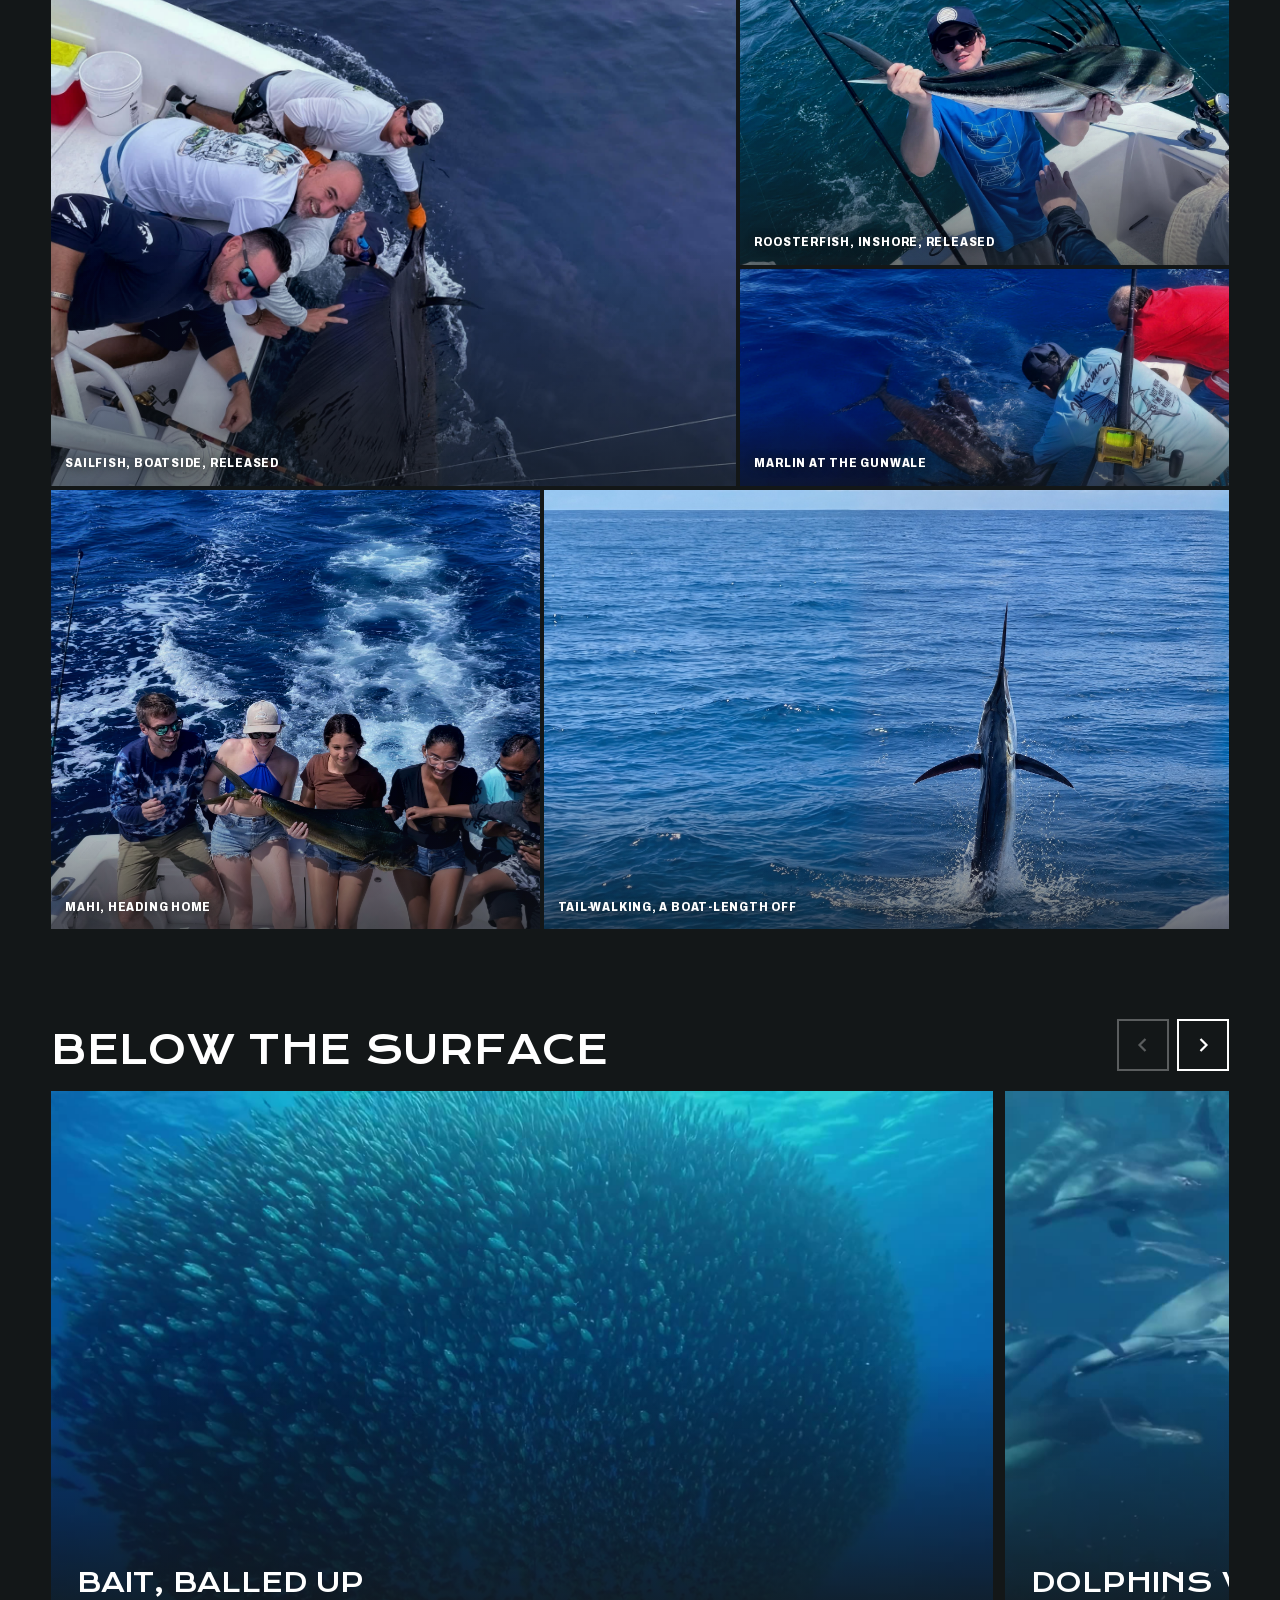
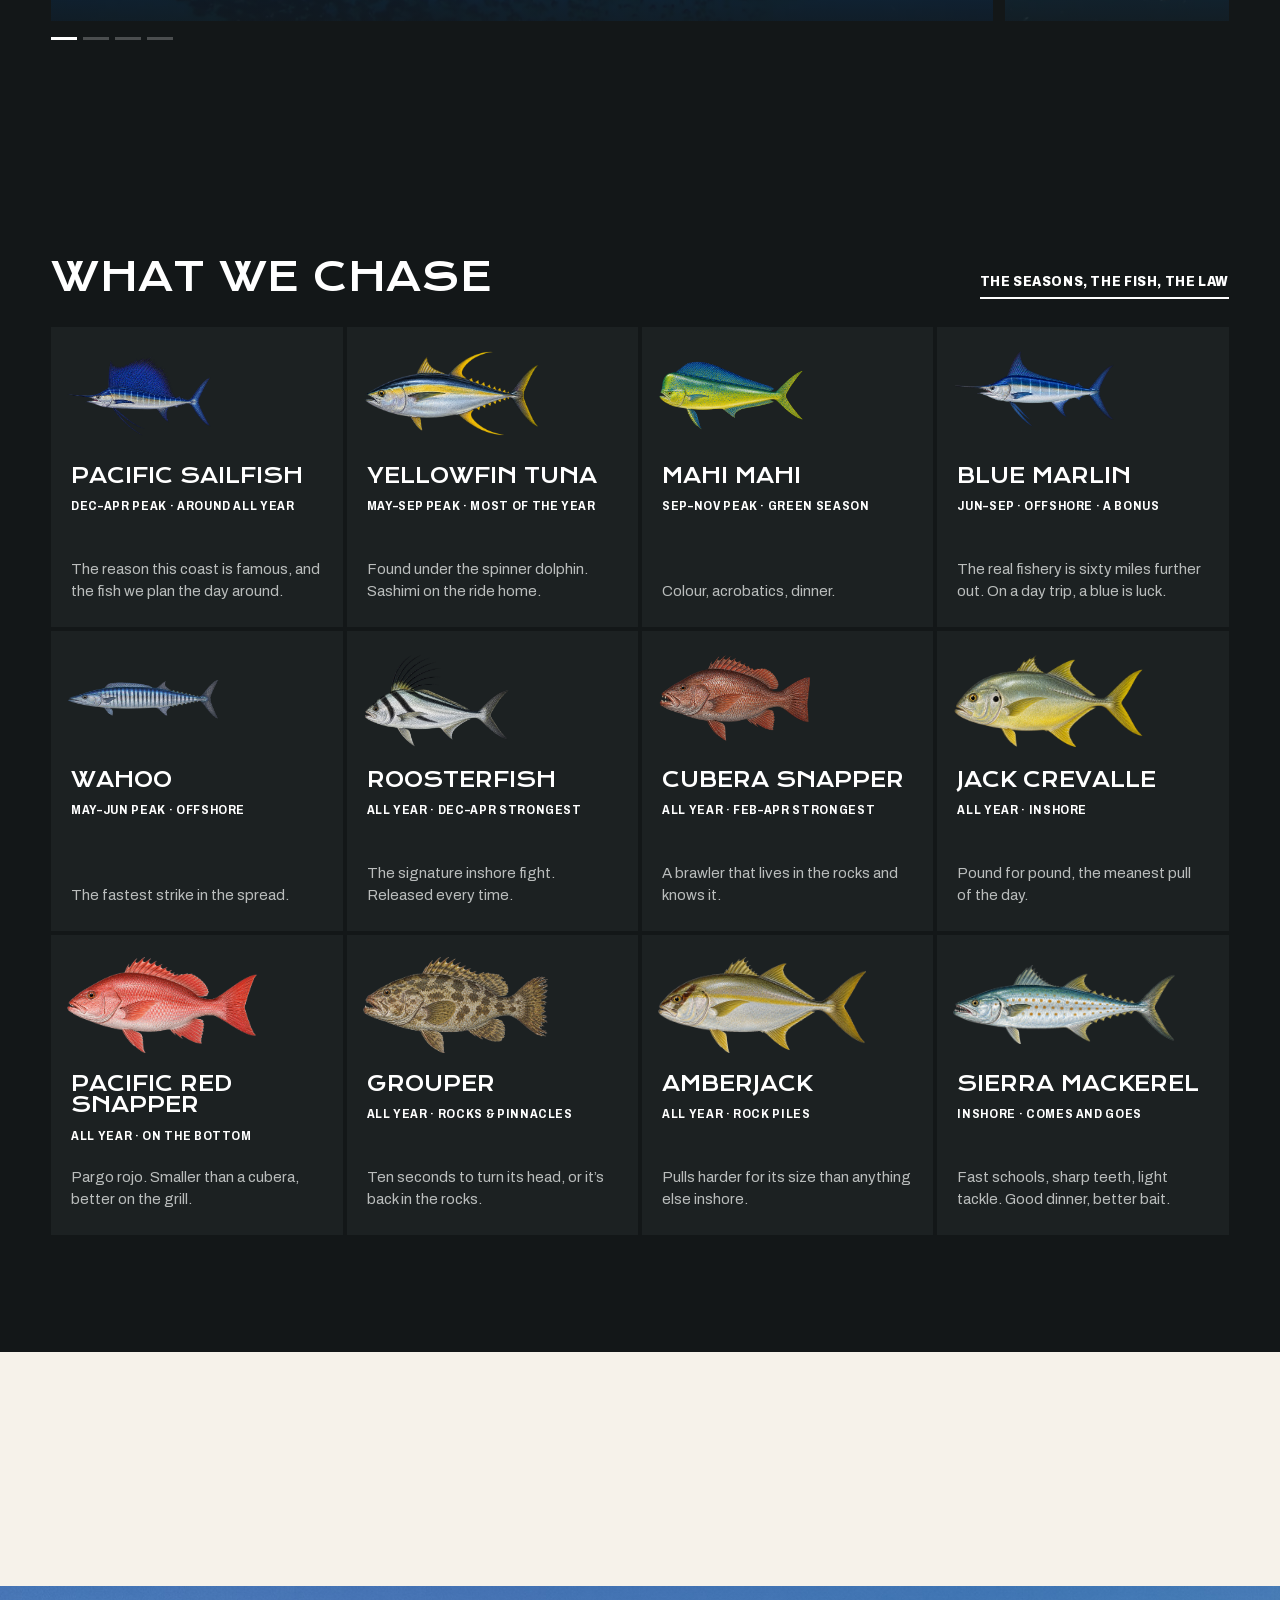
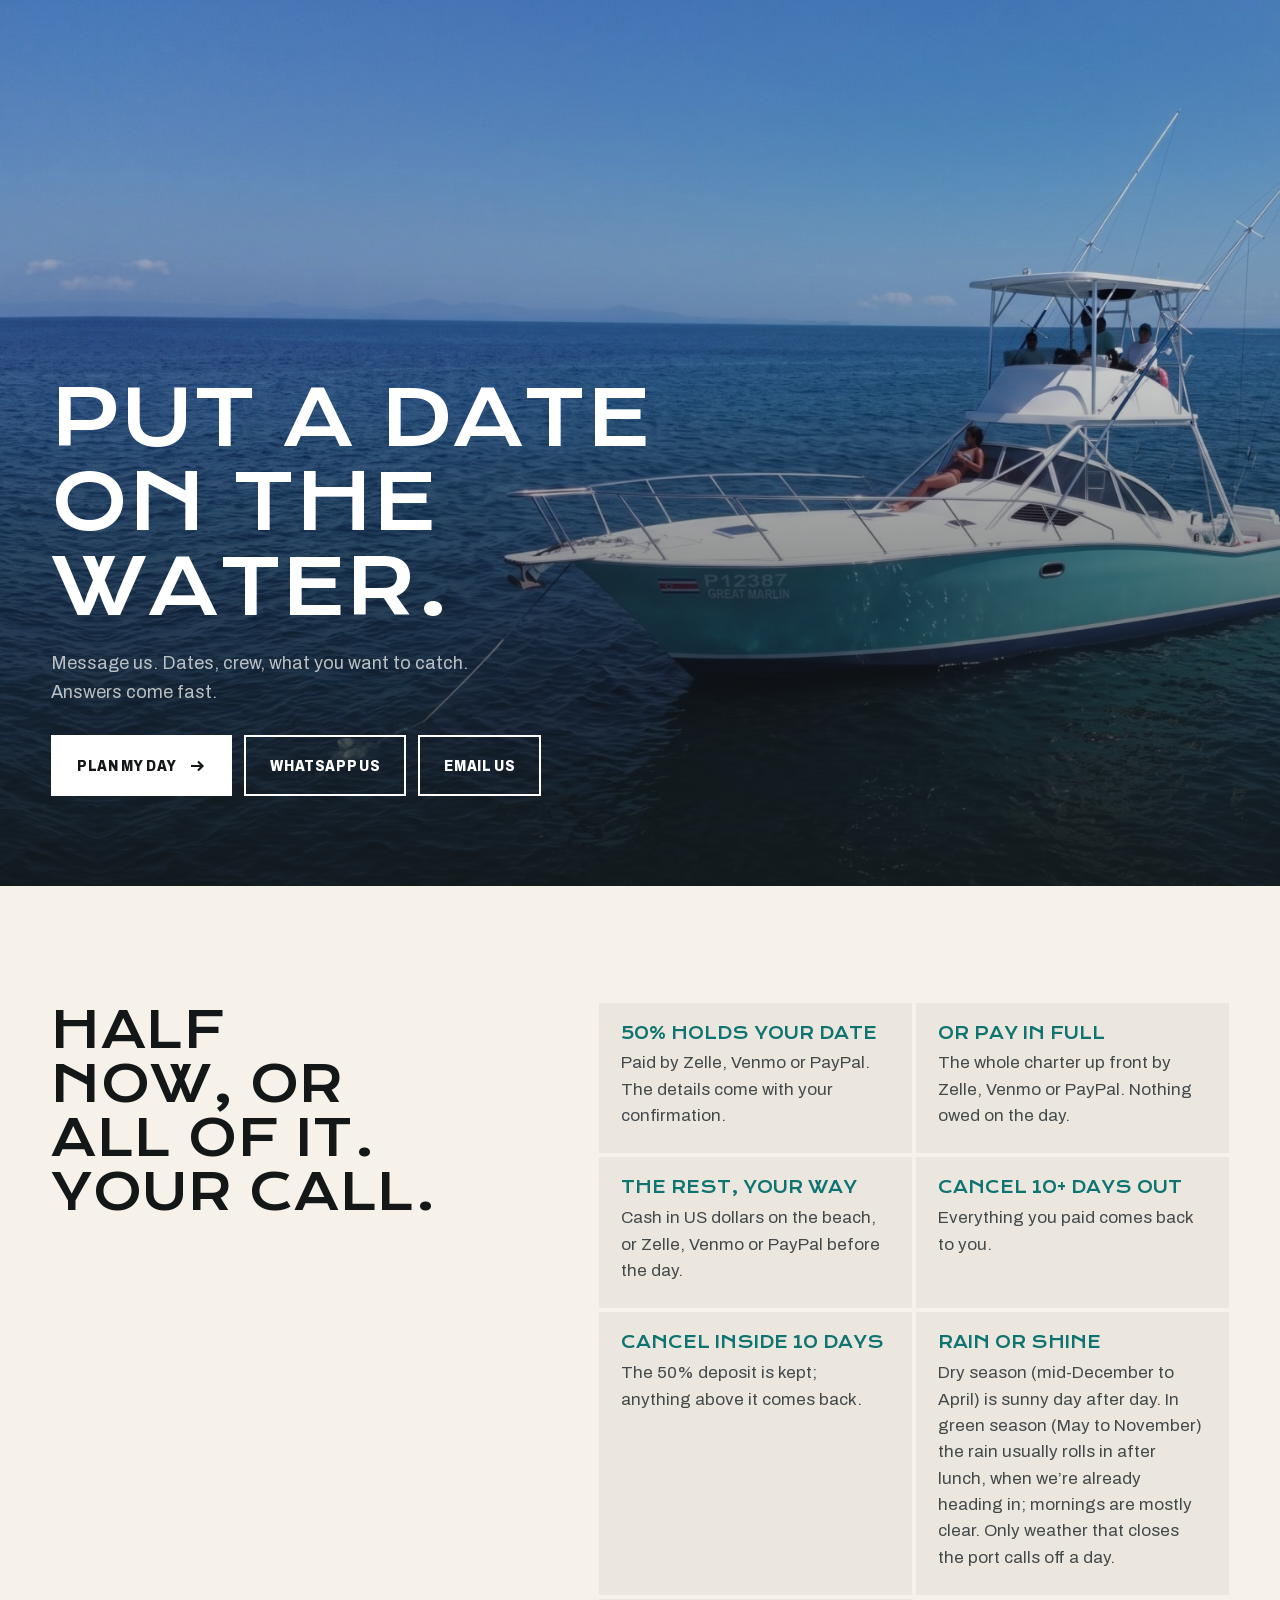
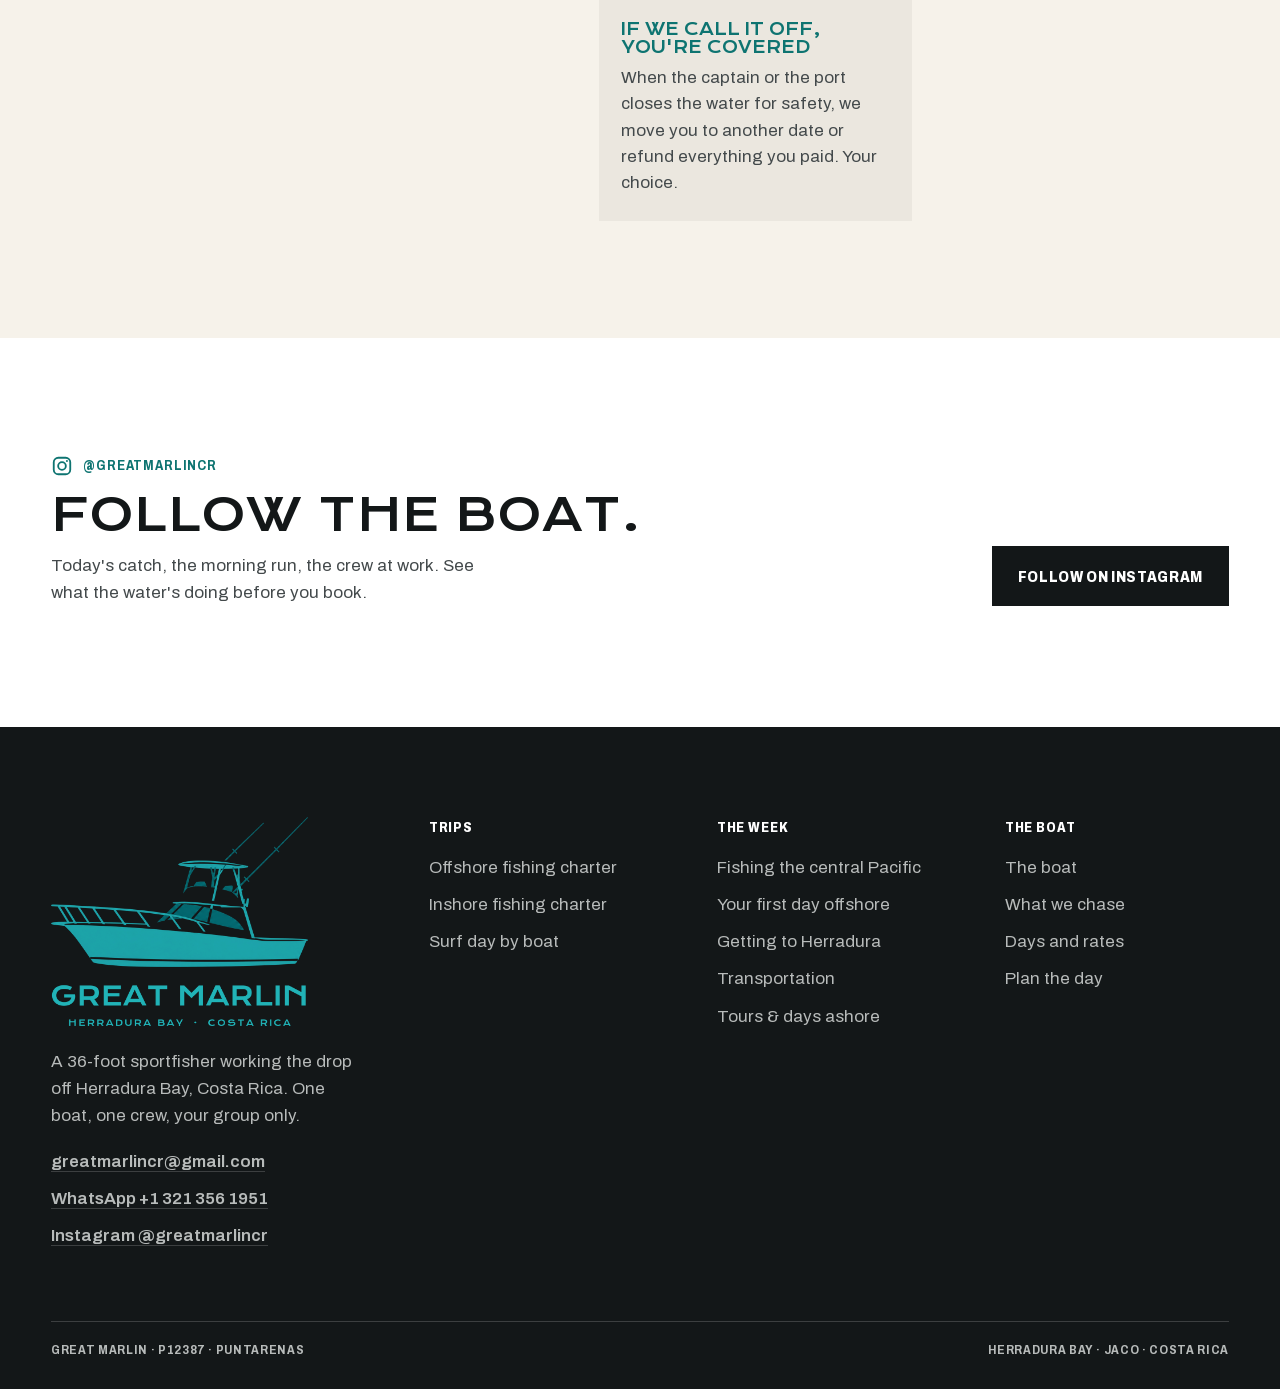
<file: sunset-cruise.html>
<!DOCTYPE html>
<html lang="en">
<head>
<meta charset="utf-8">
<title>Great Marlin — Trips</title>
<meta name="robots" content="noindex">
<link rel="canonical" href="https://greatmarlin.com/">
<meta http-equiv="refresh" content="0; url=/#rates">
<script>location.replace('/#rates')</script>
</head>
<body style="background:#091228;color:#f2f4f3;font-family:sans-serif;padding:40px">
<p><a href="/great-marlin-preview/#rates" style="color:#d6a641">See every day on the boat</a></p>
</body>
</html>
</file>
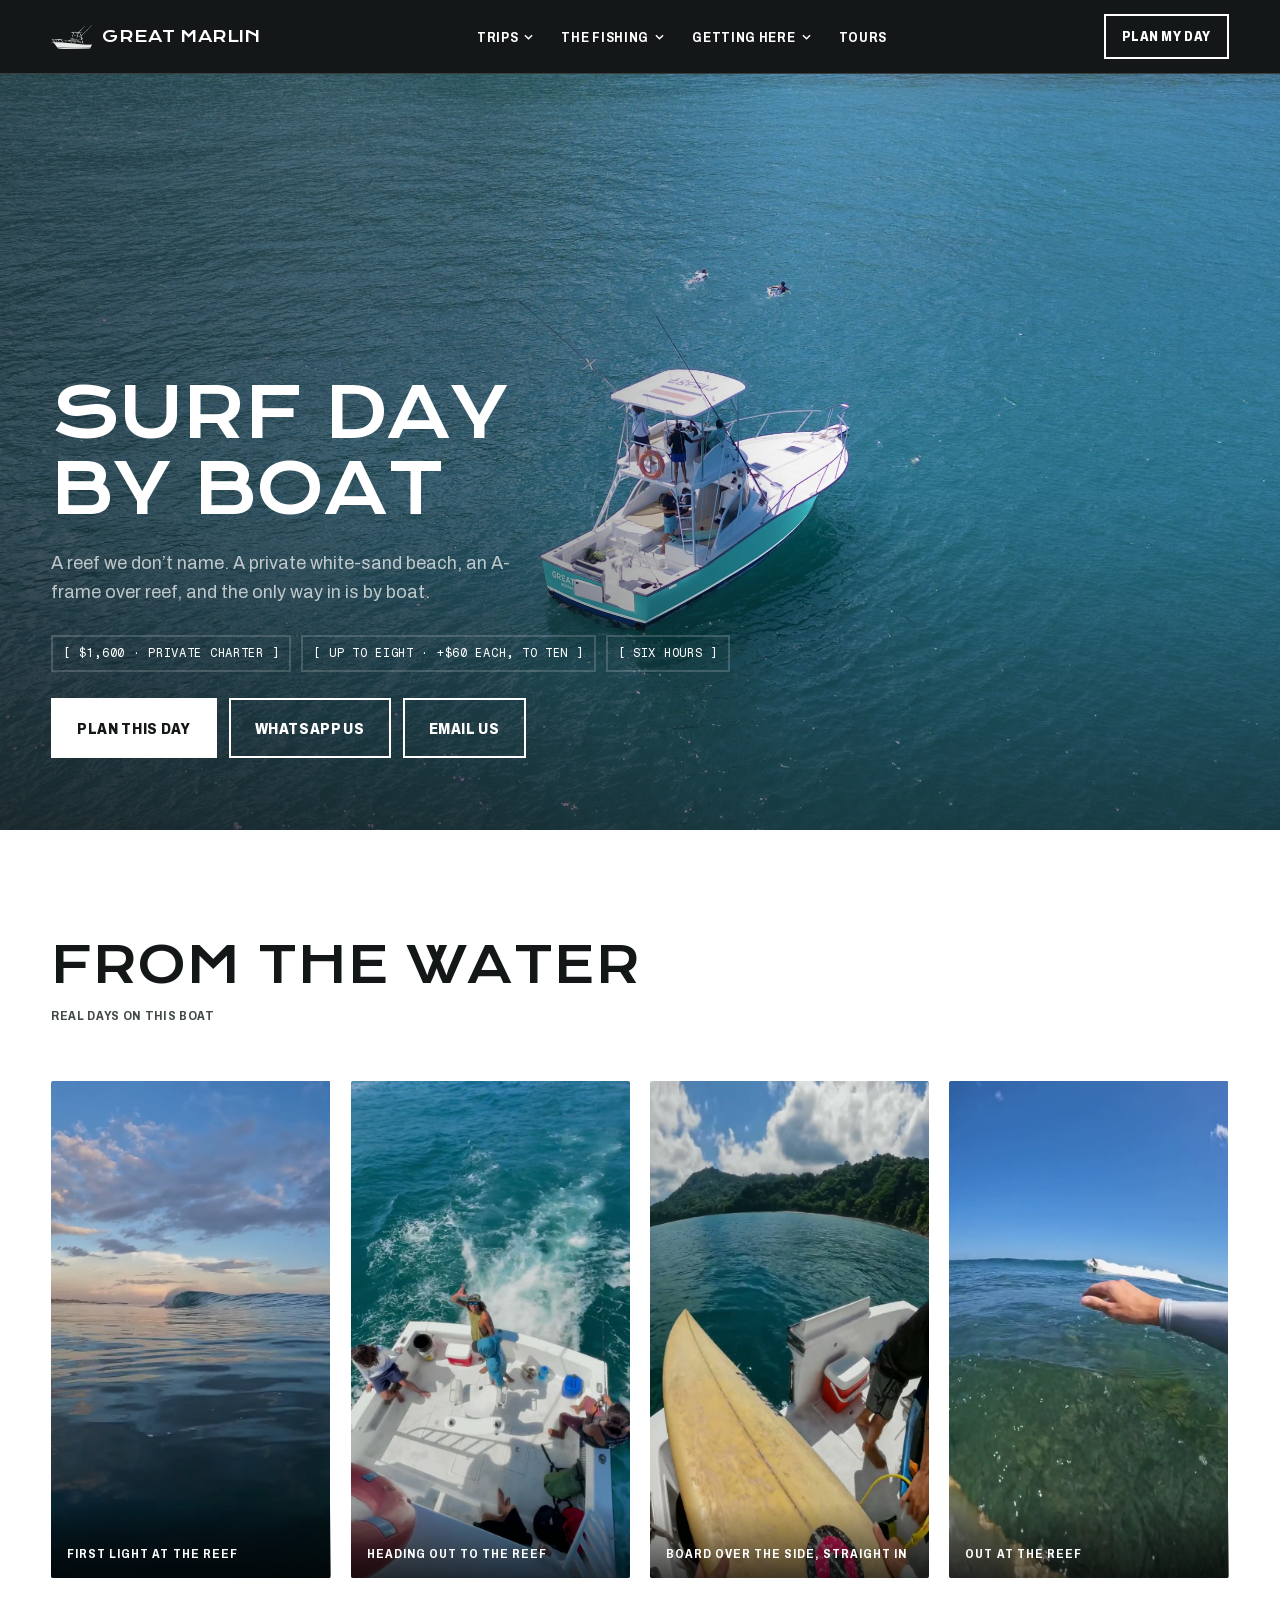
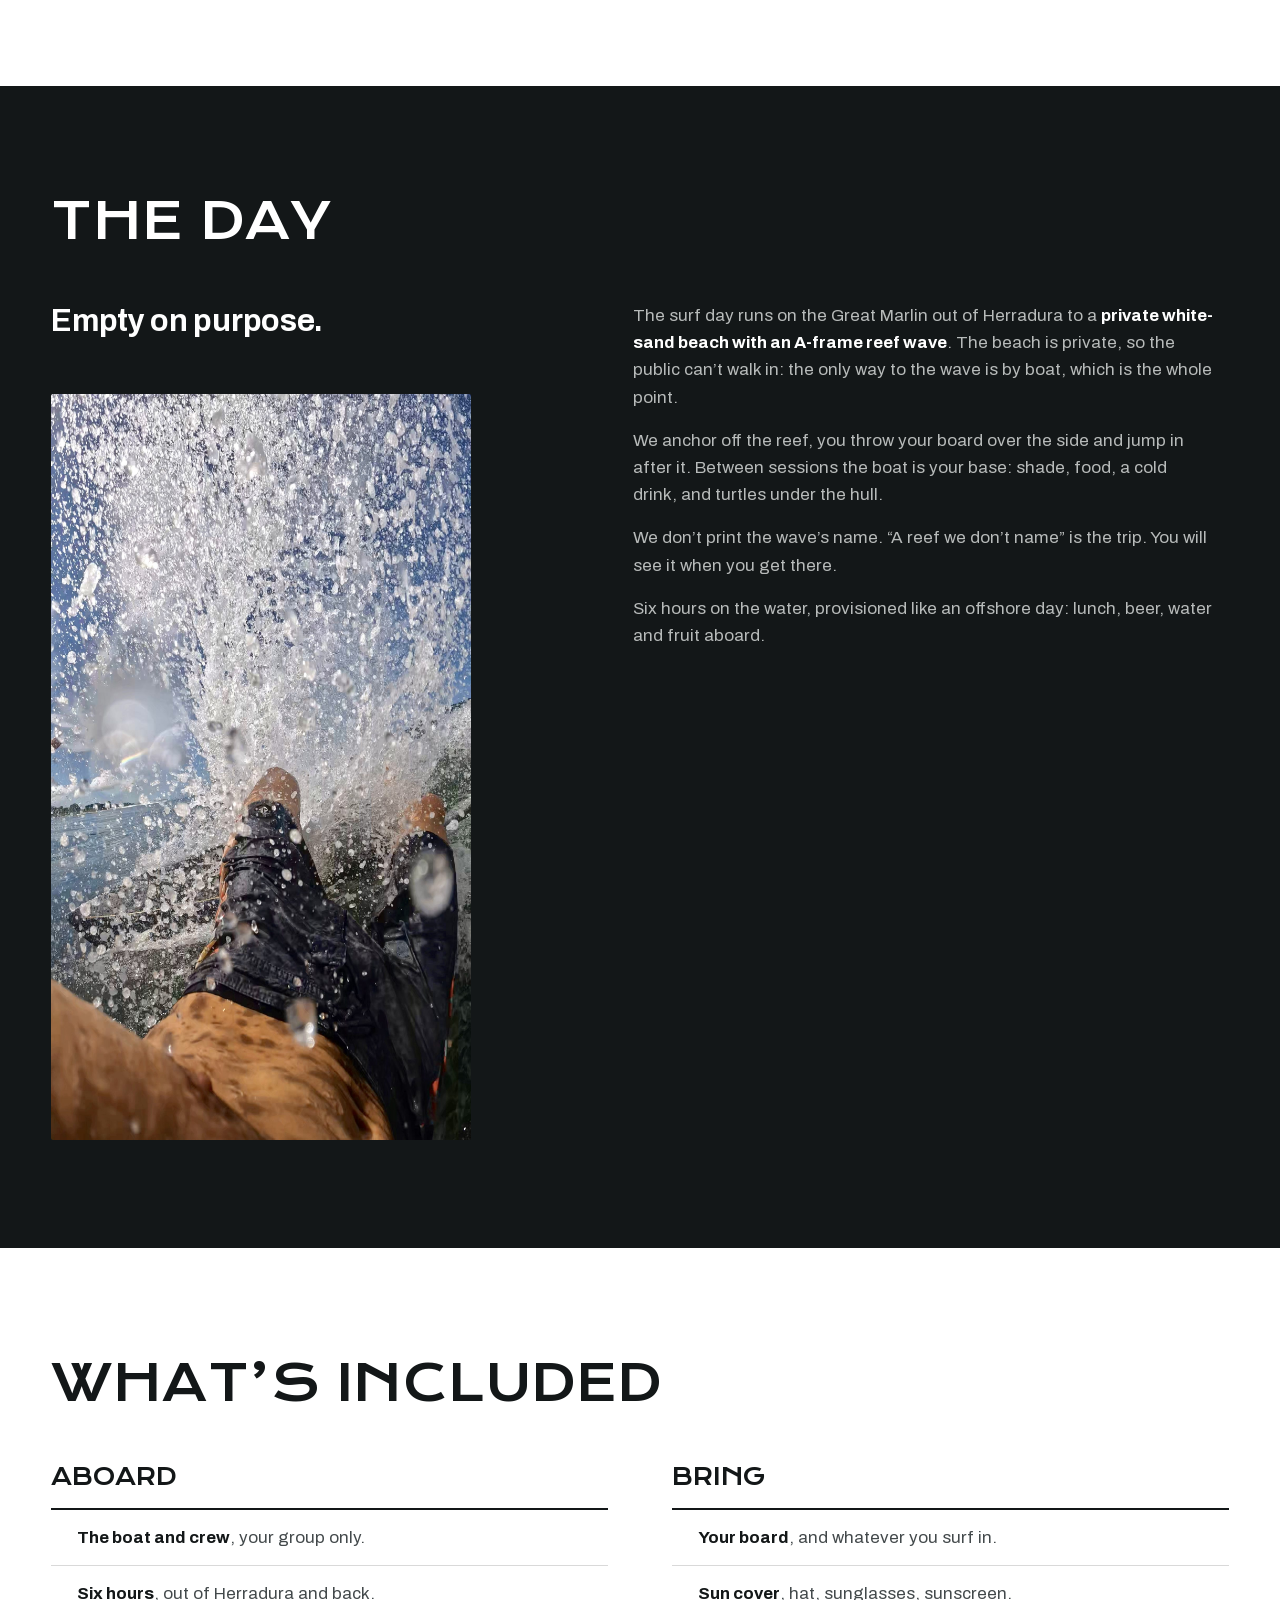
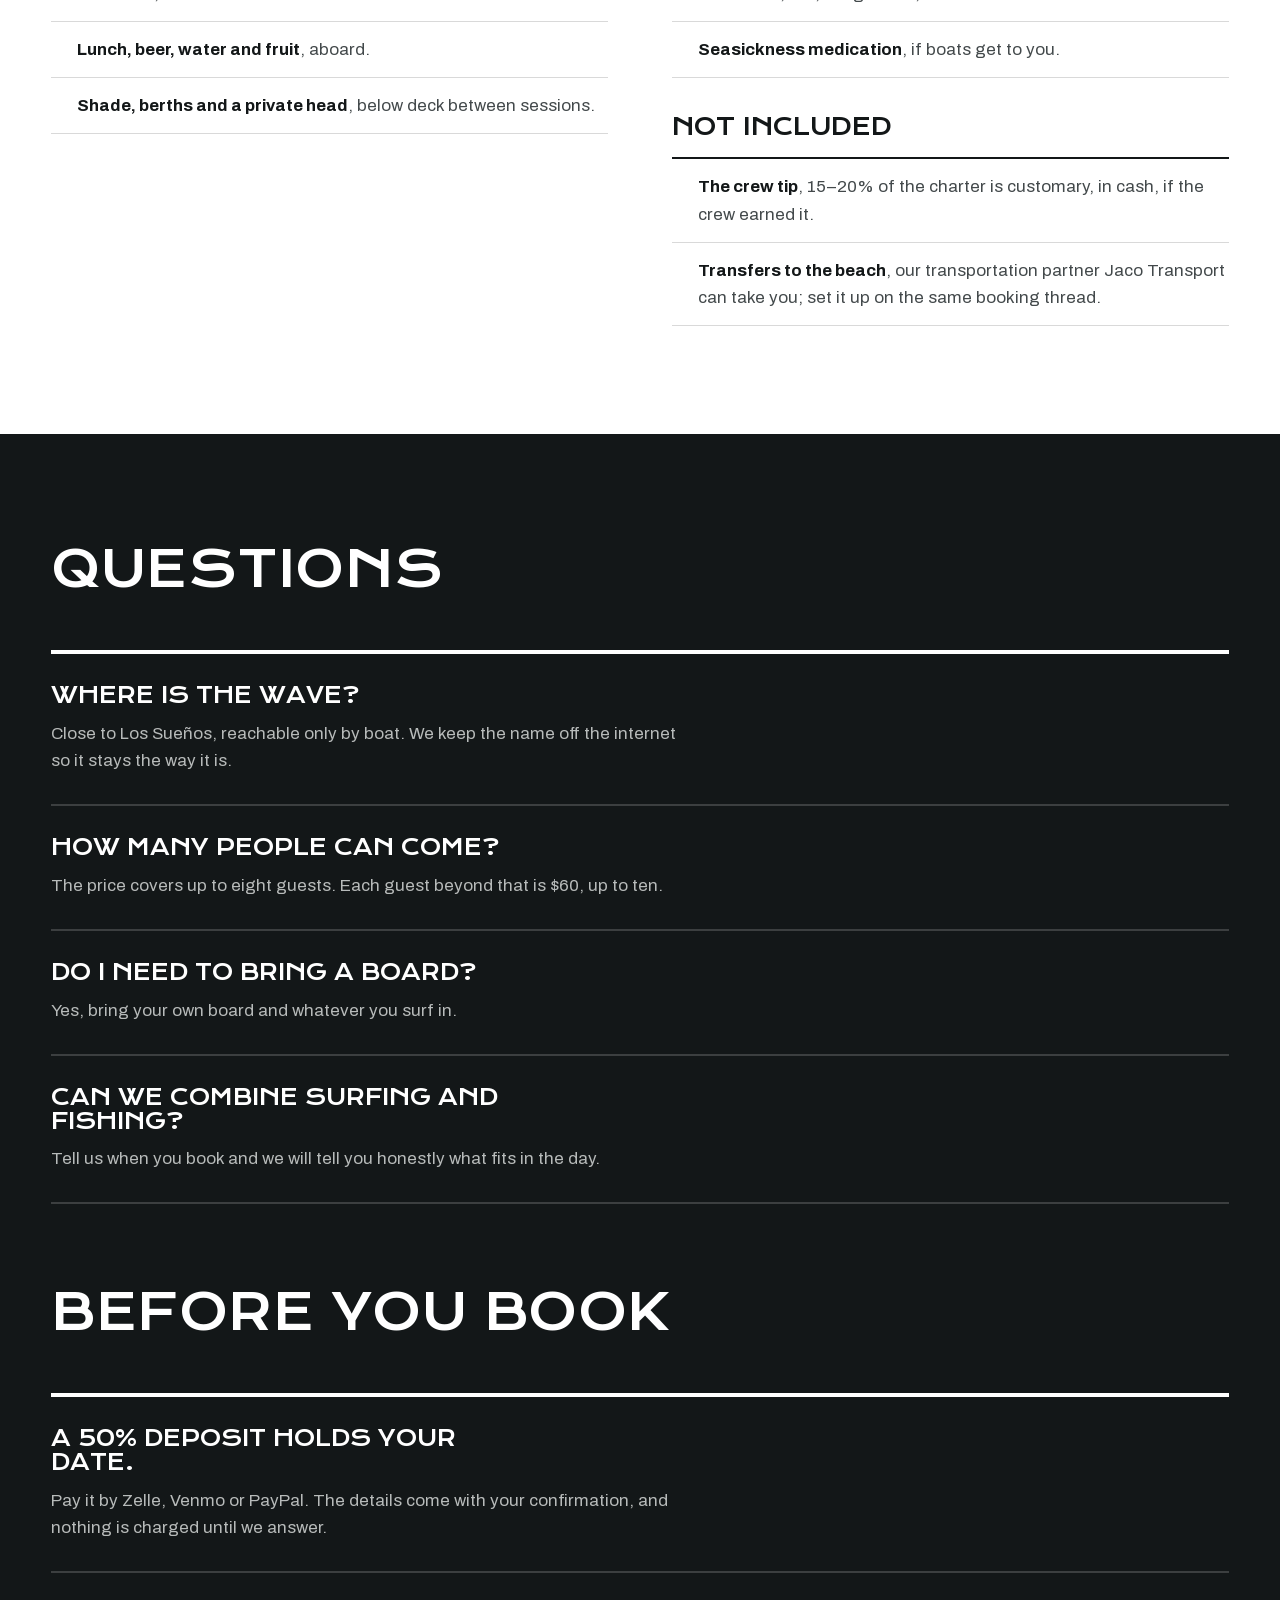
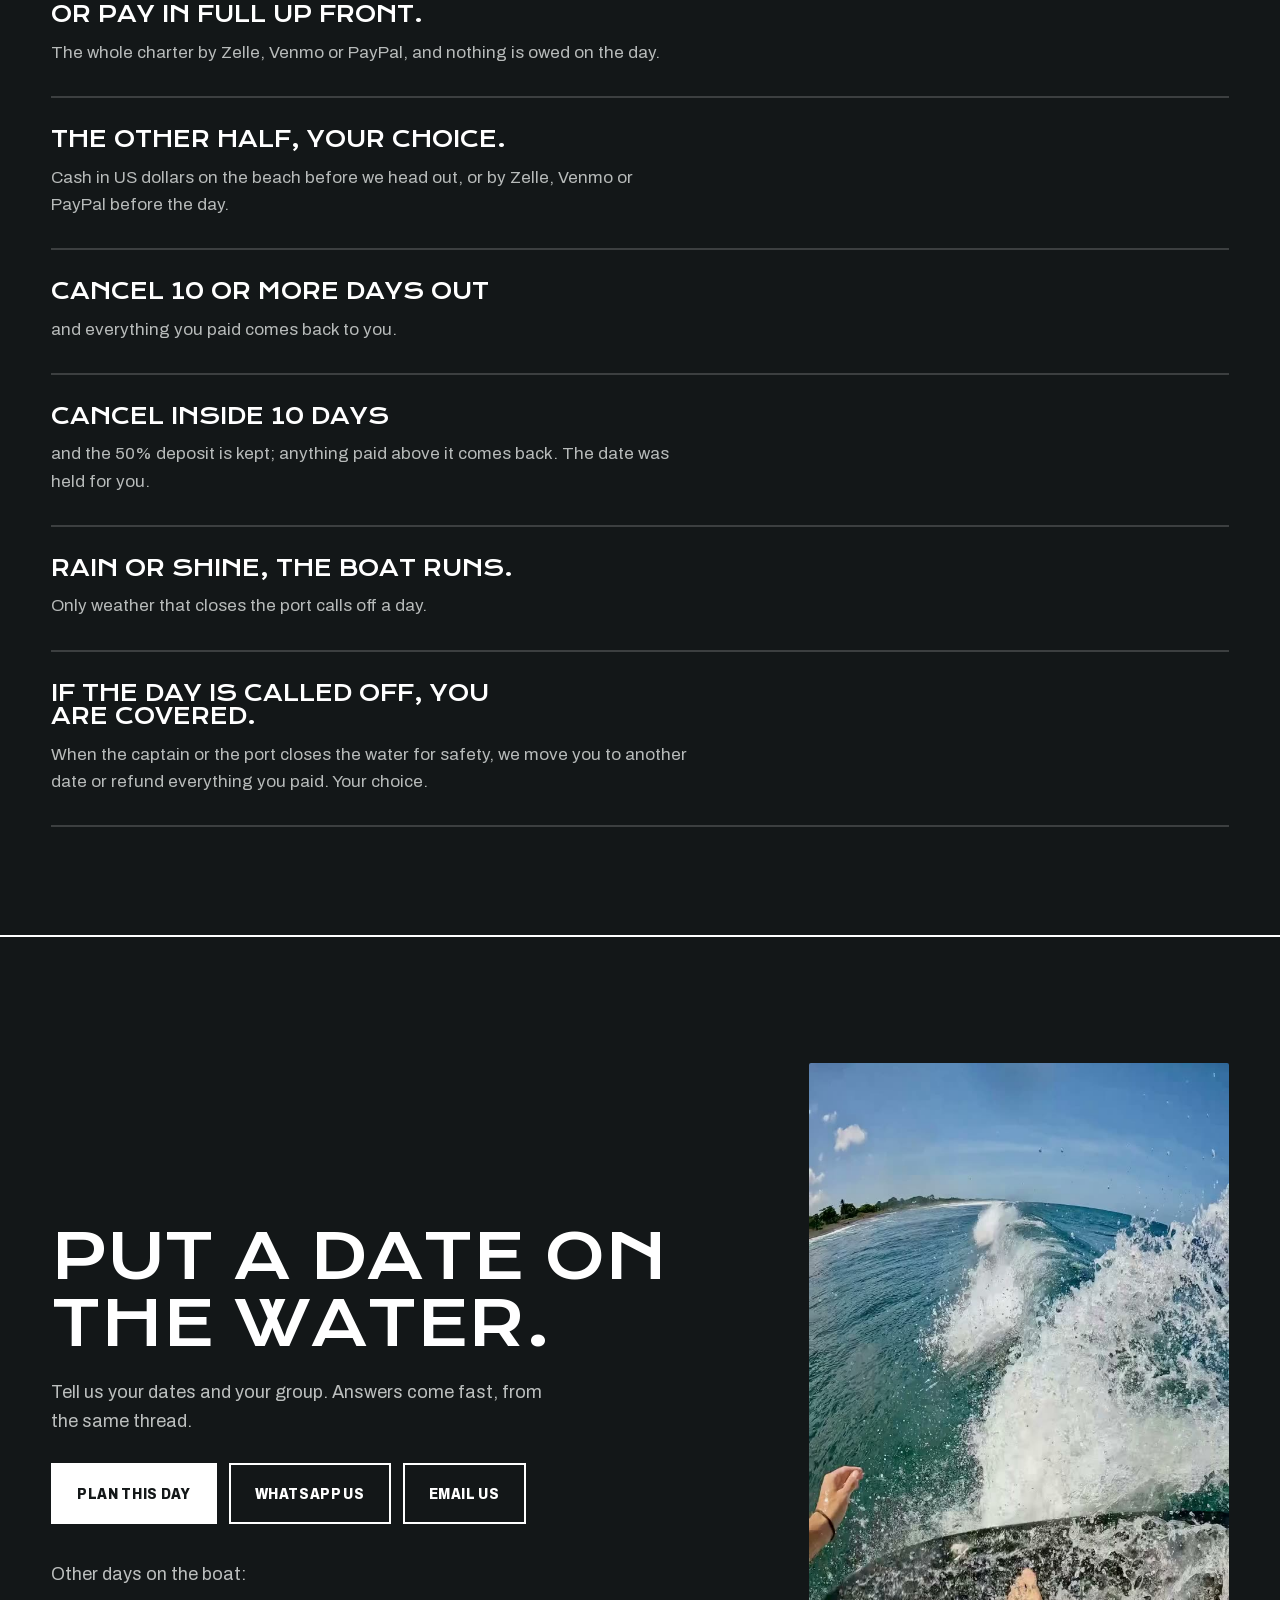
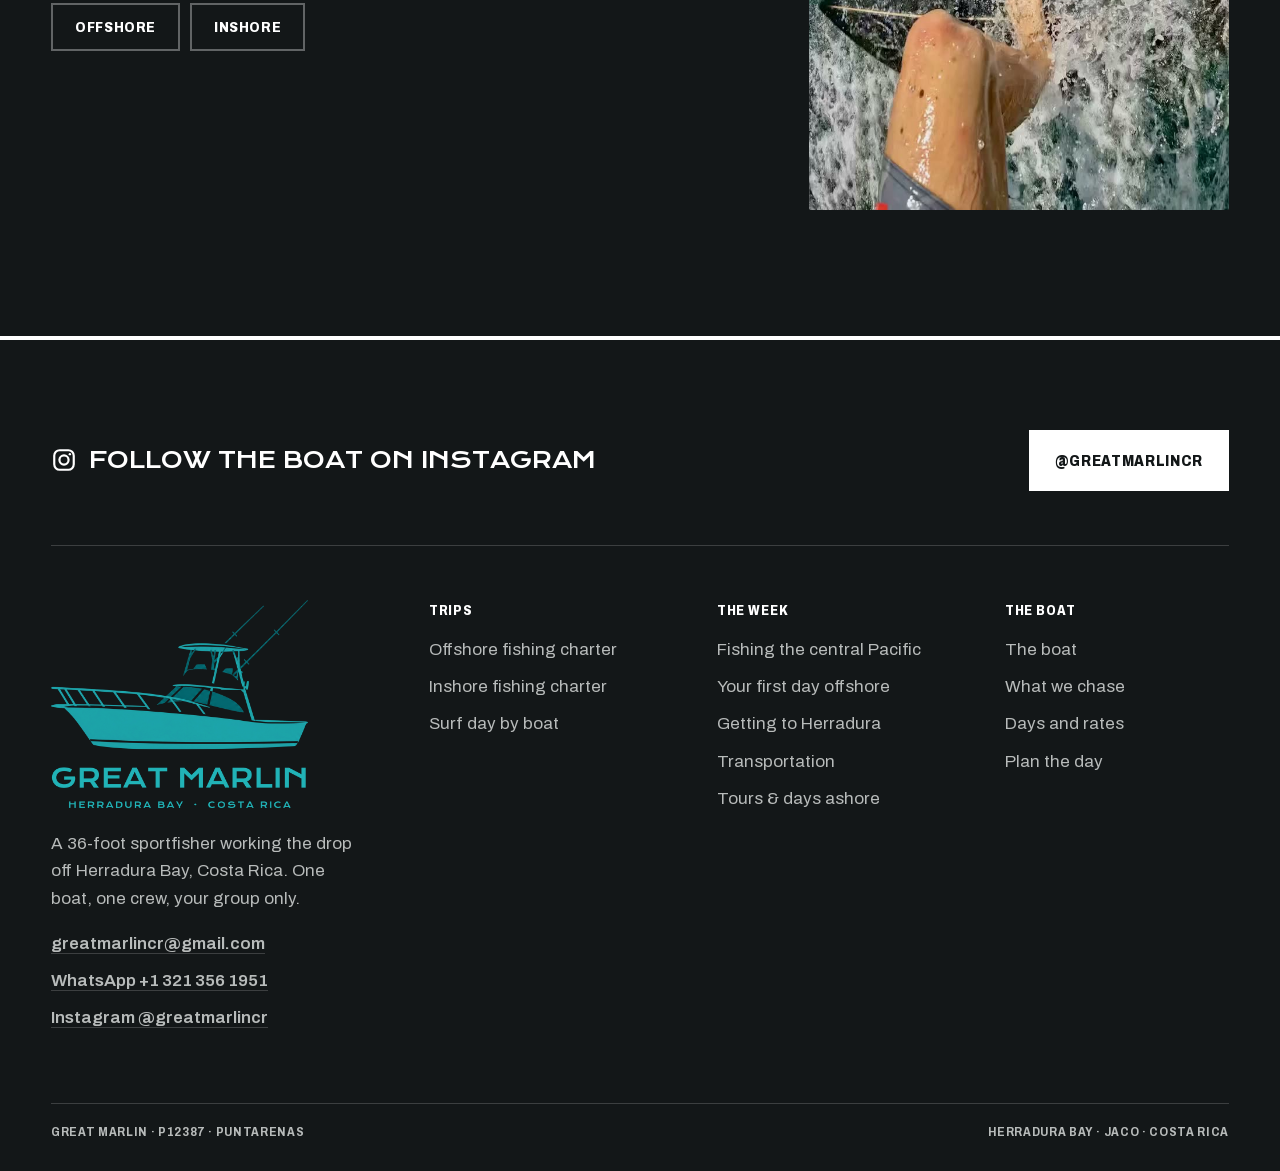
<file: surf-trip.html>
<!DOCTYPE html>
<html lang="en">
<head>
<meta name="robots" content="noindex,nofollow">
<meta charset="UTF-8">
<meta name="viewport" content="width=device-width, initial-scale=1.0">
<title>Surf Trip by Boat near Jacó &amp; Los Sueños | Great Marlin</title>
<meta name="description" content="A private surf day by boat from Herradura Bay near Jacó, Costa Rica: an A-frame reef off a private beach, boat entry only. $1,600 for up to eight.">
<link rel="canonical" href="https://greatmarlin.com/surf-trip.html">
<meta property="og:type" content="website">
<meta property="og:site_name" content="Great Marlin">
<meta property="og:url" content="https://greatmarlin.com/surf-trip.html">
<meta property="og:title" content="Surf day by boat · Herradura Bay, Costa Rica">
<meta property="og:description" content="A private surf day by boat from Herradura Bay near Jacó, Costa Rica: an A-frame reef off a private beach, boat entry only. $1,600 for up to eight.">
<meta property="og:image" content="https://greatmarlin.com/assets/photos/surf-boat-aerial.jpg?v=1">
<meta name="twitter:card" content="summary_large_image">
<meta name="theme-color" content="#091228">
<link rel="preload" href="assets/fonts/archivo-var.woff2" as="font" type="font/woff2" crossorigin>
<link rel="stylesheet" href="assets/site.css?v=ecb32440">
<link rel="icon" href="assets/favicon-32.png?v=2" type="image/png" sizes="32x32"><link rel="icon" href="assets/favicon-64.png?v=2" type="image/png" sizes="64x64">
<link rel="apple-touch-icon" href="assets/apple-touch-icon-v2.png">
<script type="application/ld+json">
{
  "@context": "https://schema.org",
  "@graph": [
    {
      "@type": "Product",
      "name": "Surf day charter by boat",
      "description": "A private surf day by boat from Herradura Bay near Jacó, Costa Rica: an A-frame reef off a private beach, boat entry only. $1,600 for up to eight.",
      "image": "https://greatmarlin.com/assets/photos/surf-boat-aerial.jpg?v=1",
      "url": "https://greatmarlin.com/surf-trip.html",
      "brand": {
        "@id": "https://greatmarlin.com/#business"
      },
      "offers": {
        "@type": "Offer",
        "price": "1600",
        "priceCurrency": "USD",
        "availability": "https://schema.org/InStock",
        "url": "https://greatmarlin.com/surf-trip.html"
      }
    },
    {
      "@type": "BreadcrumbList",
      "itemListElement": [
        {
          "@type": "ListItem",
          "position": 1,
          "name": "Great Marlin",
          "item": "https://greatmarlin.com/"
        },
        {
          "@type": "ListItem",
          "position": 2,
          "name": "Trips",
          "item": "https://greatmarlin.com/#rates"
        },
        {
          "@type": "ListItem",
          "position": 3,
          "name": "Surf day",
          "item": "https://greatmarlin.com/surf-trip.html"
        }
      ]
    }
  ]
}
</script>
</head>
<body>

<header class="topnav">
  <a class="brand" href="index.html" aria-label="Great Marlin, home"><img class="brand-mark" src="assets/logo/gm-mark-white-160.png" alt="" width="160" height="93"><span>Great Marlin</span></a>
  <ul class="nav-links">
    <li class="has-drop"><a href="index.html#rates" aria-haspopup="true">Trips<svg class="caret" viewBox="0 0 10 6" aria-hidden="true"><path d="M1 1l4 4 4-4" fill="none" stroke="currentColor" stroke-width="1.6"/></svg></a><ul class="drop"><li><a href="full-day-fishing-charter.html">Offshore fishing</a></li><li><a href="half-day-fishing-charter.html">Inshore fishing</a></li><li><a href="surf-trip.html">Surf day</a></li><li><a href="index.html#rates">All trips &amp; rates</a></li></ul></li>
    <li class="has-drop"><a href="costa-rica-fishing.html" aria-haspopup="true">The fishing<svg class="caret" viewBox="0 0 10 6" aria-hidden="true"><path d="M1 1l4 4 4-4" fill="none" stroke="currentColor" stroke-width="1.6"/></svg></a><ul class="drop"><li><a href="costa-rica-fishing.html">What we catch</a></li><li><a href="first-time-offshore.html">Your first day offshore</a></li></ul></li>
    <li class="has-drop"><a href="getting-here.html" aria-haspopup="true">Getting here<svg class="caret" viewBox="0 0 10 6" aria-hidden="true"><path d="M1 1l4 4 4-4" fill="none" stroke="currentColor" stroke-width="1.6"/></svg></a><ul class="drop"><li><a href="getting-here.html">From the airport</a></li><li><a href="transportation.html">Transportation</a></li></ul></li>
    <li><a href="tours.html">Tours</a></li>
  </ul>
  <div class="nav-cta">
    <a class="btn btn-flag" href="book.html">Plan my day</a>
    <button class="menu-btn" id="menuBtn" type="button" aria-expanded="false" aria-controls="sheet" aria-label="Open menu">
      <svg viewBox="0 0 20 20" fill="none" stroke="currentColor" stroke-width="2"><path d="M2 6h16M2 14h16"/></svg>
    </button>
  </div>
</header>
<nav class="sheet" id="sheet" aria-label="Menu" aria-hidden="true">
  <button class="sheet-close" id="sheetClose" type="button" aria-label="Close menu">
    <svg viewBox="0 0 18 18" fill="none" stroke="currentColor" stroke-width="2"><path d="M3 3l12 12M15 3L3 15"/></svg>
  </button>
  <a class="big" href="index.html">Home</a>
  <a class="big" href="index.html#rates">Trips &amp; rates</a>
  <a class="big sm" href="full-day-fishing-charter.html">Offshore fishing</a>
  <a class="big sm" href="half-day-fishing-charter.html">Inshore fishing</a>
  <a class="big sm" href="surf-trip.html">Surf day</a>
  <a class="big" href="index.html#boat">The boat</a>
  <a class="big" href="costa-rica-fishing.html">The fishing</a>
  <a class="big sm" href="first-time-offshore.html">Your first day offshore</a>
  <a class="big" href="getting-here.html">Getting here</a>
  <a class="big sm" href="transportation.html">Transportation</a>
  <a class="big" href="tours.html">Tours</a>
  <div class="sheet-foot">
    <a class="btn btn-flag" href="book.html">Plan my day</a>
    <a class="btn btn-line" href="https://wa.me/13213561951" target="_blank" rel="noopener">WhatsApp us</a>
    <a class="btn btn-line" href="mailto:greatmarlincr@gmail.com?subject=Charter%20question">Email us</a>
  </div>
</nav>

<main>
  <header class="pg-hero">
    <div class="pg-hero-media"><img src="assets/photos/surf-boat-aerial.jpg?v=1" alt="The Great Marlin from above at the reef, surfers paddling out ahead of her" fetchpriority="high" style="object-position:30% 55%;--mpos:57% 50%"></div>
    <div class="pg-hero-grade" style="background:linear-gradient(90deg,rgba(19,23,24,.62) 0%,rgba(19,23,24,.38) 38%,rgba(19,23,24,0) 62%),linear-gradient(180deg,rgba(19,23,24,0) 55%,rgba(19,23,24,.55) 100%)"></div>
    <div class="pg-hero-inner shell">
      <h1>Surf day by boat</h1>
      <p class="sub">A reef we don’t name. A private white-sand beach, an A-frame over reef, and the only way in is by boat.</p>
      <div class="stamp"><span>[ $1,600 · PRIVATE CHARTER ]</span><span>[ UP TO EIGHT · +$60 EACH, TO TEN ]</span><span>[ SIX HOURS ]</span></div>
      <div class="closer-actions"><a class="btn btn-flag" href="book.html?day=surf">Plan this day</a><a class="btn btn-ghost" href="https://wa.me/13213561951?text=Hi%20%E2%80%94%20asking%20about%20the%20Surf%20day." target="_blank" rel="noopener">WhatsApp us</a><a class="btn btn-ghost" href="mailto:greatmarlincr@gmail.com?subject=Charter%20question">Email us</a></div>
    </div>
  </header>


  <section class="band" id="gallery">
    <div class="shell">
      <div class="sec-head"><h2 class="d sec-title">From the water</h2><p class="sec-sub lbl">Real days on this boat</p></div>
      <div class="g-grid">
        <figure class="g-card"><video src="assets/clips/surf-dawn.mp4" poster="assets/clips/surf-dawn-poster.jpg" muted loop playsinline preload="none" aria-hidden="true"></video><figcaption>First light at the reef</figcaption></figure>
        <figure class="g-card"><video src="assets/clips/surf-heading-out.mp4" poster="assets/clips/surf-heading-out-poster.jpg" muted loop playsinline preload="none" aria-hidden="true"></video><figcaption>Heading out to the reef</figcaption></figure>
        <figure class="g-card"><video src="assets/clips/surf-boat.mp4?v=2" poster="assets/clips/surf-boat-poster.jpg?v=2" muted loop playsinline preload="none" aria-hidden="true"></video><figcaption>Board over the side, straight in</figcaption></figure>
        <figure class="g-card"><video src="assets/clips/surf-pov.mp4" poster="assets/clips/surf-pov-poster.jpg" muted loop playsinline preload="none" aria-hidden="true"></video><figcaption>Out at the reef</figcaption></figure>
      </div>
    </div>
  </section>
  <style>
    #gallery .g-grid{display:grid;grid-template-columns:repeat(auto-fit,minmax(200px,1fr));gap:clamp(12px,1.6vw,20px)}
    @media (max-width:760px){#gallery .g-grid{grid-template-columns:1fr 1fr;gap:10px}#gallery .g-card figcaption{padding:28px 10px 10px;font-size:.75rem;letter-spacing:.04em}}
    #gallery .g-card{margin:0;position:relative;overflow:hidden;border-radius:2px;background:#0b1214}
    #gallery .g-card video,#gallery .g-card img{display:block;width:100%;aspect-ratio:9/16;object-fit:cover}
    #gallery .g-card figcaption{position:absolute;left:0;right:0;bottom:0;padding:40px 16px 14px;font-size:.8rem;letter-spacing:.08em;text-transform:uppercase;color:#fff;background:linear-gradient(180deg,rgba(0,0,0,0),rgba(0,0,0,.65))}
  </style>
  <section class="band band-deep" id="day">
    <div class="shell">
      <div class="sec-head"><h2 class="d sec-title">The day</h2></div>
      <div class="split">
        <div><p class="lede">Empty on purpose.</p><figure class="day-photo"><img src="assets/photos/surf-spray-1600.jpg" alt="A surfer’s view of the spray off the reef" loading="lazy" decoding="async"></figure><style>.day-photo{margin:clamp(36px,6vh,64px) 0 0;max-width:420px}.day-photo img{display:block;width:100%;aspect-ratio:9/16;object-fit:cover;border-radius:2px}@media (max-width:860px){.day-photo{max-width:none;margin-bottom:8px}.day-photo img{aspect-ratio:4/5}}</style></div>
        <div>
          <p class="prose">The surf day runs on the Great Marlin out of Herradura to a <strong>private white-sand beach with an A-frame reef wave</strong>. The beach is private, so the public can’t walk in: the only way to the wave is by boat, which is the whole point.</p>
          <p class="prose">We anchor off the reef, you throw your board over the side and jump in after it. Between sessions the boat is your base: shade, food, a cold drink, and turtles under the hull.</p>
          <p class="prose">We don’t print the wave’s name. “A reef we don’t name” is the trip. You will see it when you get there.</p>
          <p class="prose">Six hours on the water, provisioned like an offshore day: lunch, beer, water and fruit aboard.</p>
      <div class="surfcast" id="surfcast" hidden aria-live="polite">
        <div class="sc-head"><h3>Surf forecast</h3><span class="sc-time" id="scTime"></span></div>
        <div class="sc-grid" id="scGrid"></div>
        <p class="sc-note">Swell and wind each morning at 7 am on the open water off Herradura. We make the final call on the reef that morning.</p>
      </div>
      <style>
        .surfcast{margin-top:clamp(40px,6vh,64px);border-top:2px solid var(--ink)}
        .surfcast[hidden]{display:none}
        .sc-head{display:flex;justify-content:space-between;align-items:baseline;gap:12px;flex-wrap:wrap;padding:16px 0 18px}
        .sc-head h3{font-family:var(--sans);font-weight:700;text-transform:uppercase;letter-spacing:.08em;font-size:1rem}
        .sc-time{font-family:var(--mono);font-size:.7rem;letter-spacing:.14em;color:var(--muted)}
        .sc-grid{border-top:1px solid var(--line)}
        .sc-day{display:grid;grid-template-columns:76px 54px 1fr auto;align-items:baseline;column-gap:14px;padding:12px 10px;border-bottom:1px solid var(--line)}
        .sc-day .d{font-family:var(--mono);font-size:.7rem;letter-spacing:.14em;text-transform:uppercase;color:var(--muted)}
        .sc-day .h{font-family:var(--sans);font-weight:700;font-size:1.25rem;line-height:1}
        .sc-day .p,.sc-day .w{font-family:var(--mono);font-size:.75rem;letter-spacing:.06em;color:var(--ink-soft)}
        .sc-day .w{grid-column:3}
        .sc-day .tag{grid-column:4;grid-row:1 / span 2;align-self:center;padding:3px 8px;border:1px solid var(--line);font-family:var(--mono);font-size:.72rem;letter-spacing:.14em;text-transform:uppercase;white-space:nowrap}
        .sc-day.today{background:rgba(246,245,243,.05)}
        .sc-note{margin-top:16px;font-size:.8rem;color:var(--muted);max-width:60ch}
        @media (max-width:480px){.sc-day{grid-template-columns:62px 46px 1fr;column-gap:10px}.sc-day .tag{grid-column:3;grid-row:auto;justify-self:start;margin-top:6px}}
      </style>
      <script>
      (function(){
        var box=document.getElementById('surfcast'),grid=document.getElementById('scGrid');
        var TZ='America%2FCosta_Rica';
        var M='https://marine-api.open-meteo.com/v1/marine?latitude=9.55&longitude=-84.75&hourly=swell_wave_height,swell_wave_period,swell_wave_direction&current=sea_surface_temperature&timezone='+TZ+'&forecast_days=7';
        var W='https://api.open-meteo.com/v1/forecast?latitude=9.64&longitude=-84.66&hourly=wind_speed_10m,wind_direction_10m&wind_speed_unit=kn&timezone='+TZ+'&forecast_days=7';
        function compass(d){return ['N','NE','E','SE','S','SW','W','NW'][Math.round(d/45)%8];}
        function ft(m){var a=m*3.281;return a<1?'<1':Math.round(a);}
        function get(u){return fetch(u).then(function(r){if(!r.ok)throw new Error(r.status);return r.json();});}
        function tag(kn){return kn<4?'Glassy':kn<9?'Light wind':kn<15?'Breezy':'Windy';}
        var DN=['Sun','Mon','Tue','Wed','Thu','Fri','Sat'],tries=0;
        function load(){tries++;
          Promise.all([get(M),get(W)]).then(function(r){
            var m=r[0].hourly,w=r[1].hourly,html='',n=0;
            for(var i=0;i<m.time.length&&n<7;i++){
              if(m.time[i].slice(11,13)!=='07')continue;
              var j=w.time.indexOf(m.time[i]);if(j<0||m.swell_wave_height[i]==null)continue;
              var dt=new Date(m.time[i].slice(0,10)+'T12:00:00'),kn=Math.round(w.wind_speed_10m[j]);
              var lo=ft(m.swell_wave_height[i]),label=n===0?'Today':DN[dt.getDay()]+' '+dt.getDate();
              html+='<div class="sc-day'+(n===0?' today':'')+'"><span class="d">'+label+'</span><b class="h">'+lo+' ft</b><span class="p">'+Math.round(m.swell_wave_period[i])+' s · '+compass(m.swell_wave_direction[i])+' swell</span><span class="w">Wind '+kn+' kn '+compass(w.wind_direction_10m[j])+'</span><span class="tag">'+tag(kn)+'</span></div>';
              n++;
            }
            if(!n)throw new Error('empty');
            grid.innerHTML=html;
            var t=r[0].current&&r[0].current.sea_surface_temperature;
            document.getElementById('scTime').textContent='LIVE · NEXT 7 MORNINGS'+(t!=null?' · WATER '+Math.round(t*9/5+32)+'°F':'');
            box.hidden=false;
          }).catch(function(){if(tries<3)setTimeout(load,2500*tries);});
        }
        load();
      })();
      </script>
        </div>
      </div>

    </div>
  </section>

  <section class="band" id="included">
    <div class="shell">
      <div class="sec-head"><h2 class="d sec-title">What’s included</h2></div>
      <div class="cols">
        <div><h3>Aboard</h3><ul class="tick">
          <li><b>The boat and crew</b>, your group only.</li>
          <li><b>Six hours</b>, out of Herradura and back.</li>
          <li><b>Lunch, beer, water and fruit</b>, aboard.</li>
          <li><b>Shade, berths and a private head</b>, below deck between sessions.</li>
        </ul></div>
        <div><h3>Bring</h3><ul class="tick">
          <li><b>Your board</b>, and whatever you surf in.</li>
          <li><b>Sun cover</b>, hat, sunglasses, sunscreen.</li>
          <li><b>Seasickness medication</b>, if boats get to you.</li>
        </ul>
        <h3 class="not-inc">Not included</h3><ul class="tick">
          <li><b>The crew tip</b>, 15–20% of the charter is customary, in cash, if the crew earned it.</li>
          <li><b>Transfers to the beach</b>, our transportation partner Jaco Transport can take you; set it up on the same booking thread.</li>
        </ul></div>
      </div>
    </div>
  </section>

  <section class="band band-deep" id="questions">
    <div class="shell">
      <div class="sec-head"><h2 class="d sec-title">Questions</h2></div>
      <ul class="qa">
        <li><h3>Where is the wave?</h3><p>Close to Los Sueños, reachable only by boat. We keep the name off the internet so it stays the way it is.</p></li>
        <li><h3>How many people can come?</h3><p>The price covers up to eight guests. Each guest beyond that is $60, up to ten.</p></li>
        <li><h3>Do I need to bring a board?</h3><p>Yes, bring your own board and whatever you surf in.</p></li>
        <li><h3>Can we combine surfing and fishing?</h3><p>Tell us when you book and we will tell you honestly what fits in the day.</p></li>
      </ul>
      <div class="sec-head" style="margin-top:clamp(56px,9vh,96px)"><h2 class="d sec-title">Before you book</h2></div>
      <ul class="qa">
        <li><h3>A 50% deposit holds your date.</h3><p>Pay it by Zelle, Venmo or PayPal. The details come with your confirmation, and nothing is charged until we answer.</p></li>
        <li><h3>Or pay in full up front.</h3><p>The whole charter by Zelle, Venmo or PayPal, and nothing is owed on the day.</p></li>
        <li><h3>The other half, your choice.</h3><p>Cash in US dollars on the beach before we head out, or by Zelle, Venmo or PayPal before the day.</p></li>
        <li><h3>Cancel 10 or more days out</h3><p>and everything you paid comes back to you.</p></li>
        <li><h3>Cancel inside 10 days</h3><p>and the 50% deposit is kept; anything paid above it comes back. The date was held for you.</p></li>
        <li><h3>Rain or shine, the boat runs.</h3><p>Only weather that closes the port calls off a day.</p></li>
        <li><h3>If the day is called off, you are covered.</h3><p>When the captain or the port closes the water for safety, we move you to another date or refund everything you paid. Your choice.</p></li>
      </ul>
    </div>
  </section>

  <section class="closer">
    <div class="shell">
      <div class="closer-split"><div class="closer-text">
      <h2>Put a date on the water.</h2>
      <p class="note">Tell us your dates and your group. Answers come fast, from the same thread.</p>
      <div class="closer-actions">
        <a class="btn btn-flag" href="book.html?day=surf">Plan this day</a>
        <a class="btn btn-ghost" href="https://wa.me/13213561951?text=Hi%20%E2%80%94%20asking%20about%20the%20Surf%20day." target="_blank" rel="noopener">WhatsApp us</a><a class="btn btn-ghost" href="mailto:greatmarlincr@gmail.com?subject=Charter%20question">Email us</a>
      </div>
      <p class="note" style="margin-top:36px">Other days on the boat:</p>
      <ul class="other-trips">
          <li><a href="full-day-fishing-charter.html"><span>Offshore</span></a></li>
          <li><a href="half-day-fishing-charter.html"><span>Inshore</span></a></li>
      </ul></div>
        <figure class="closer-card"><video src="assets/clips/surf-spray.mp4" poster="assets/clips/surf-spray-poster.jpg" muted loop playsinline preload="none" aria-hidden="true"></video></figure>
      </div>
      <style>.closer-split{display:grid;grid-template-columns:1fr minmax(300px,420px);gap:clamp(36px,5vw,80px);align-items:center;text-align:left}.closer-split h2,.closer-split .note{margin-left:0;margin-right:0}.closer-split .closer-actions,.closer-split .other-trips{justify-content:flex-start}.closer-card{margin:0;position:relative;overflow:hidden;border-radius:2px;background:#0b1214}.closer-card video{display:block;width:100%;aspect-ratio:9/16;object-fit:cover}.closer-card figcaption{position:absolute;left:0;right:0;bottom:0;padding:40px 16px 14px;font-size:.8rem;letter-spacing:.08em;text-transform:uppercase;color:#fff;background:linear-gradient(180deg,rgba(0,0,0,0),rgba(0,0,0,.65))}@media (max-width:760px){.closer-split{grid-template-columns:1fr}.closer-card{max-width:380px}}</style>
    </div>
  </section>
</main>

<footer class="foot">
  <div class="shell">
    <div class="foot-ig">
      <p><svg viewBox="0 0 24 24" fill="none" stroke="currentColor" stroke-width="2" aria-hidden="true"><rect x="3" y="3" width="18" height="18" rx="5"/><circle cx="12" cy="12" r="4.2"/><circle cx="17.4" cy="6.6" r="1.1" fill="currentColor" stroke="none"/></svg><span>Follow the boat on Instagram</span></p>
      <a class="btn btn-flag" href="https://www.instagram.com/greatmarlincr/" target="_blank" rel="noopener">@greatmarlincr</a>
    </div>
    <div class="foot-grid">
      <div>
        <img class="foot-logo" src="assets/logo/gm-logo-teal.png?v=1" alt="Great Marlin, Herradura Bay, Costa Rica" width="900" height="730" loading="lazy" decoding="async">
        <p class="about">A 36-foot sportfisher working the drop off Herradura Bay, Costa Rica. One boat, one crew, your group only.</p>
        <ul class="foot-contact">
          <li><a href="mailto:greatmarlincr@gmail.com">greatmarlincr@gmail.com</a></li>
          <li><a href="https://wa.me/13213561951" target="_blank" rel="noopener">WhatsApp +1 321 356 1951</a></li>
          <li><a href="https://www.instagram.com/greatmarlincr/" target="_blank" rel="noopener">Instagram @greatmarlincr</a></li>
        </ul>
      </div>
      <div>
        <h2 class="fh">Trips</h2>
        <ul>
          <li><a href="full-day-fishing-charter.html">Offshore fishing charter</a></li>
          <li><a href="half-day-fishing-charter.html">Inshore fishing charter</a></li>
          <li><a href="surf-trip.html">Surf day by boat</a></li>
        </ul>
      </div>
      <div>
        <h2 class="fh">The week</h2>
        <ul>
          <li><a href="costa-rica-fishing.html">Fishing the central Pacific</a></li>
          <li><a href="first-time-offshore.html">Your first day offshore</a></li>
          <li><a href="getting-here.html">Getting to Herradura</a></li>
          <li><a href="transportation.html">Transportation</a></li>
          <li><a href="tours.html">Tours &amp; days ashore</a></li>
        </ul>
      </div>
      <div>
        <h2 class="fh">The boat</h2>
        <ul>
          <li><a href="index.html#boat">The boat</a></li>
          <li><a href="index.html#fish">What we chase</a></li>
          <li><a href="index.html#rates">Days and rates</a></li>
          <li><a href="book.html">Plan the day</a></li>
        </ul>
      </div>
    </div>
    <div class="foot-bar lbl">
      <span>Great Marlin &#183; P12387 &#183; Puntarenas</span>
      <span>Herradura Bay &#183; Jaco &#183; Costa Rica</span>
    </div>
  </div>
</footer>

<script src="assets/site.js?v=30475fb3" defer></script>
</body>
</html>
</file>
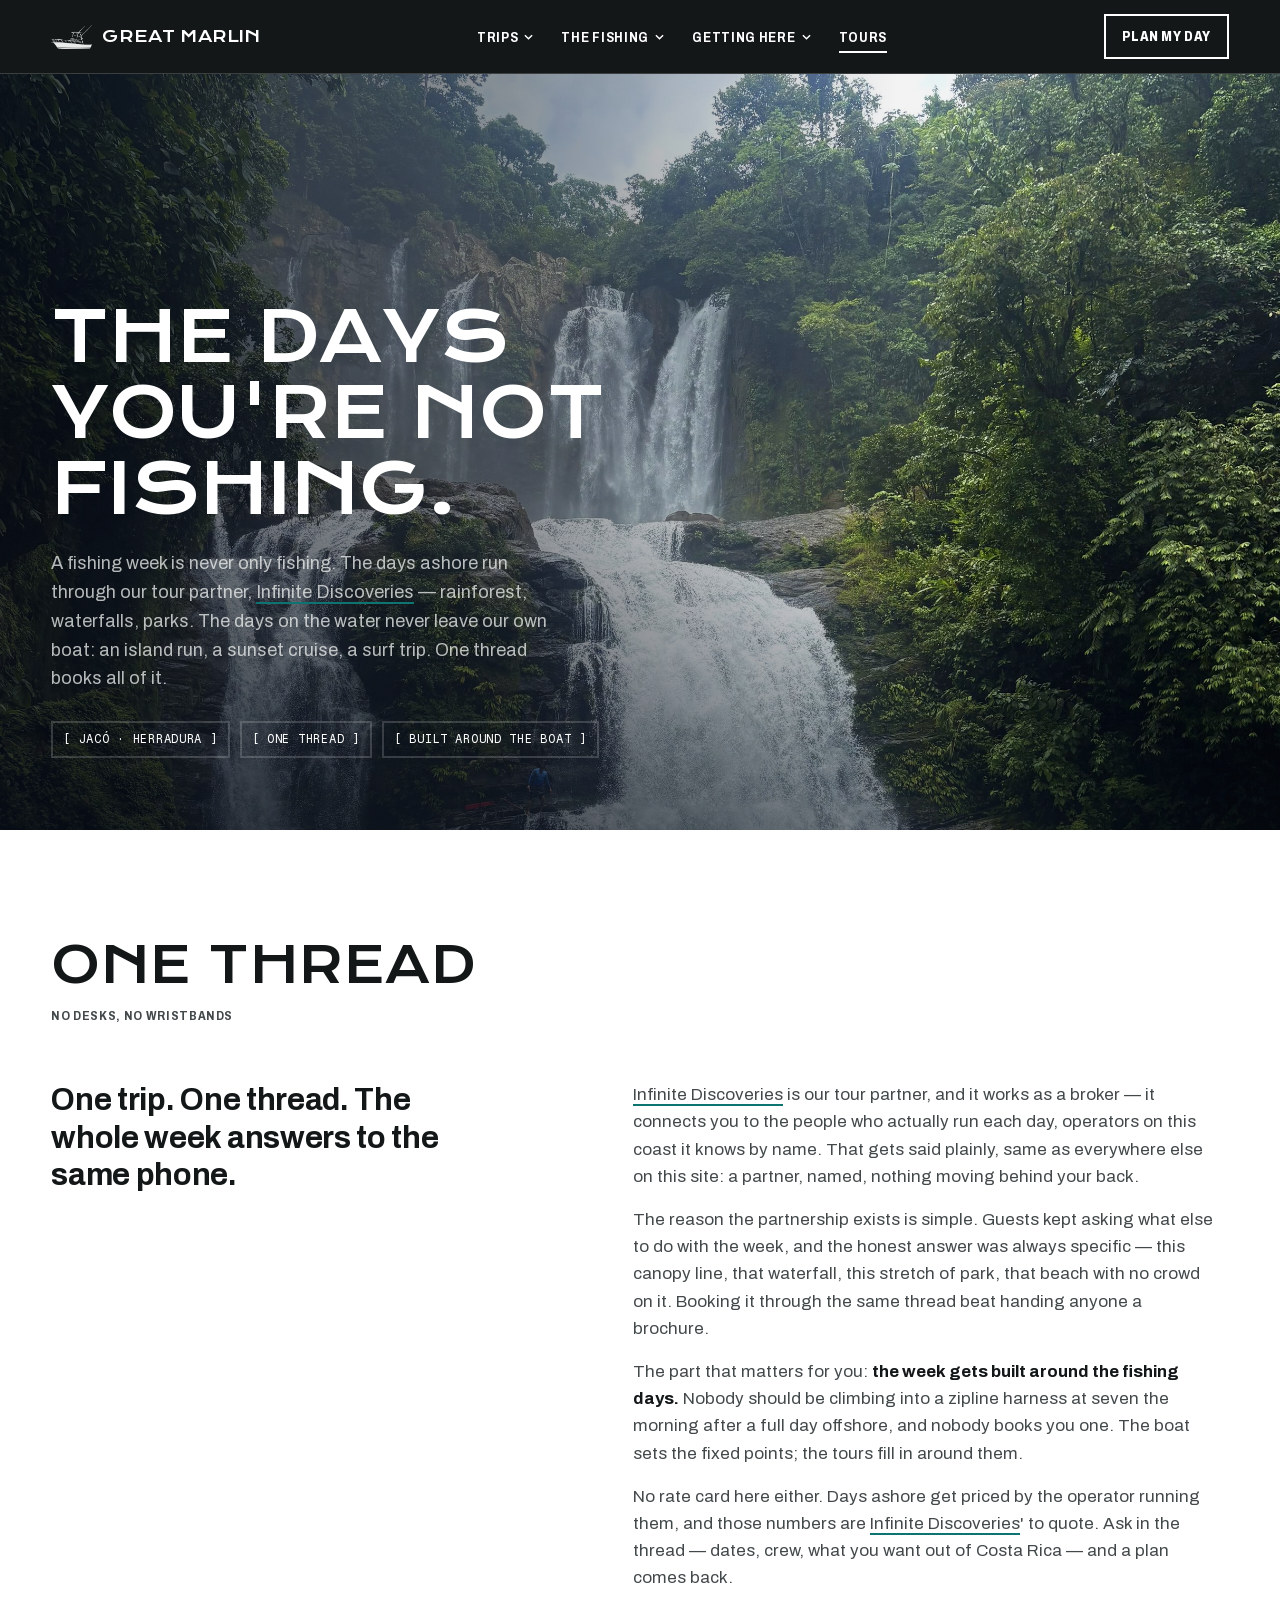
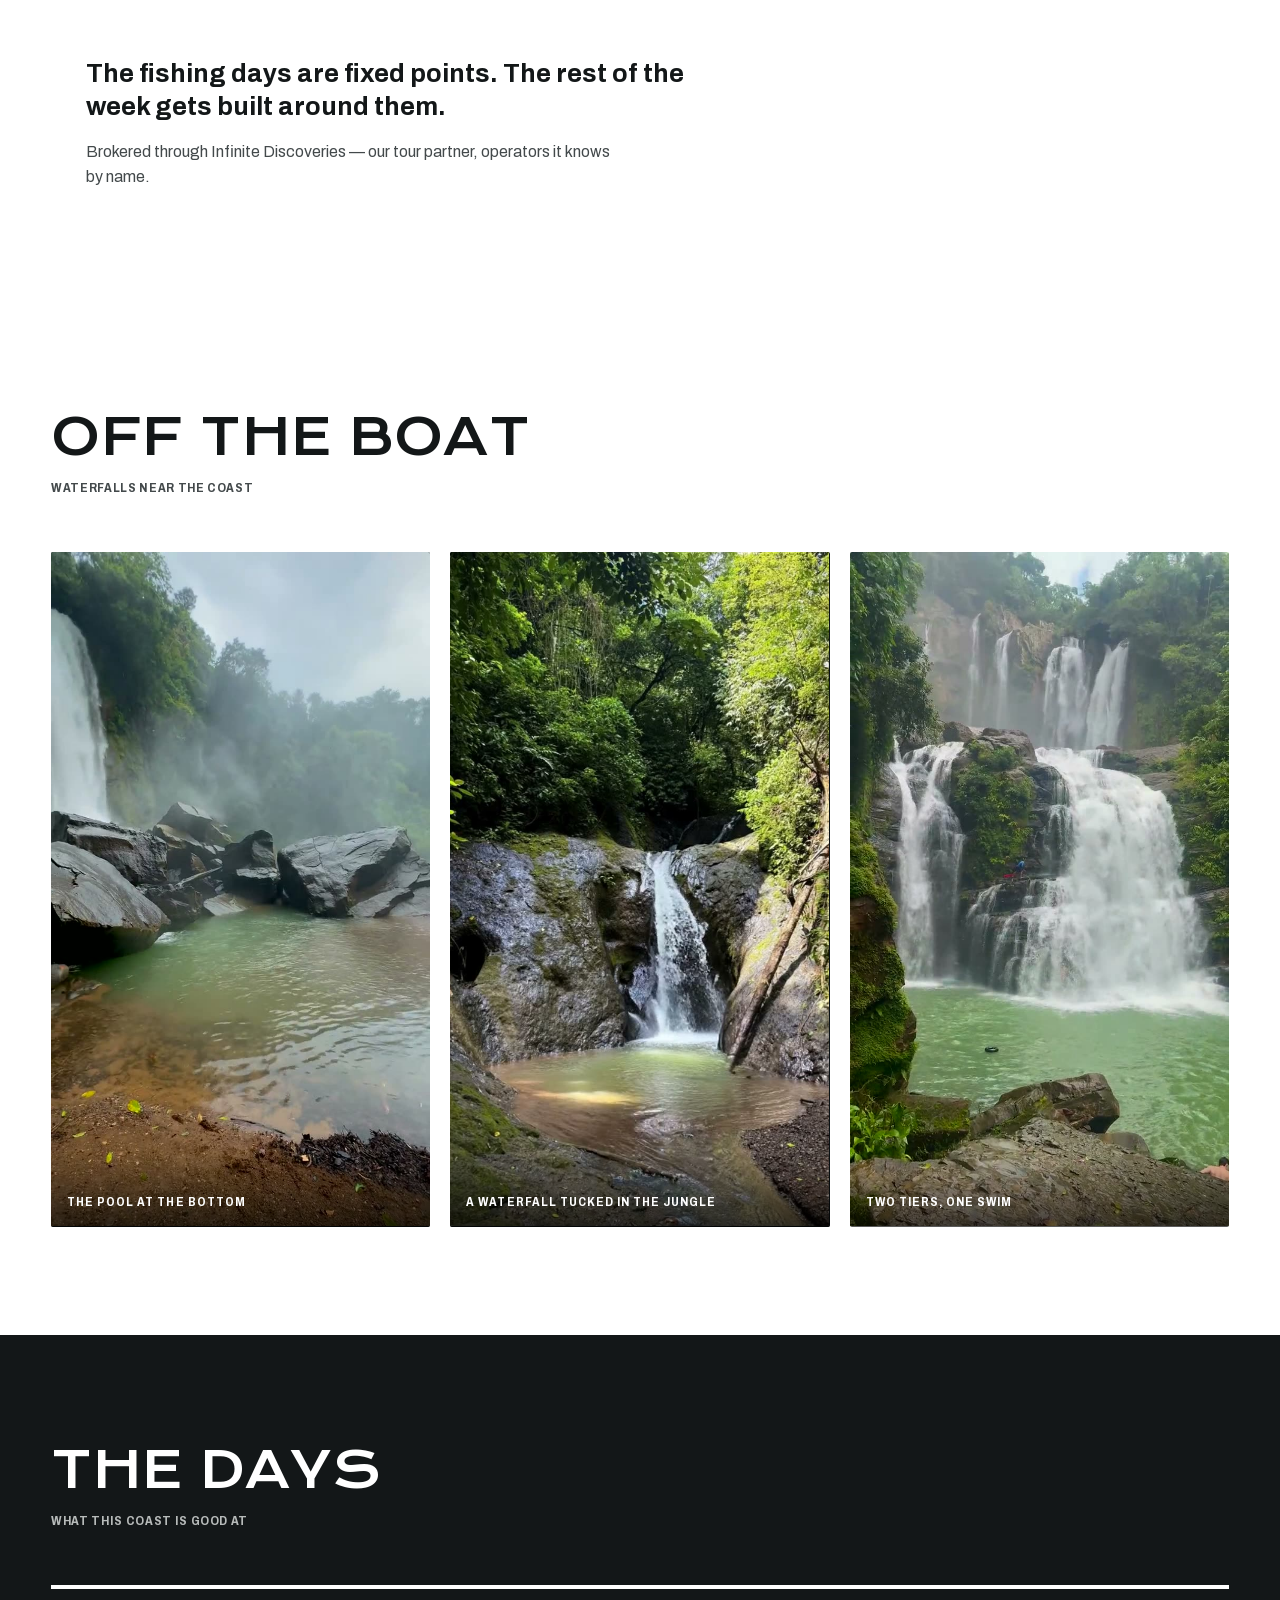
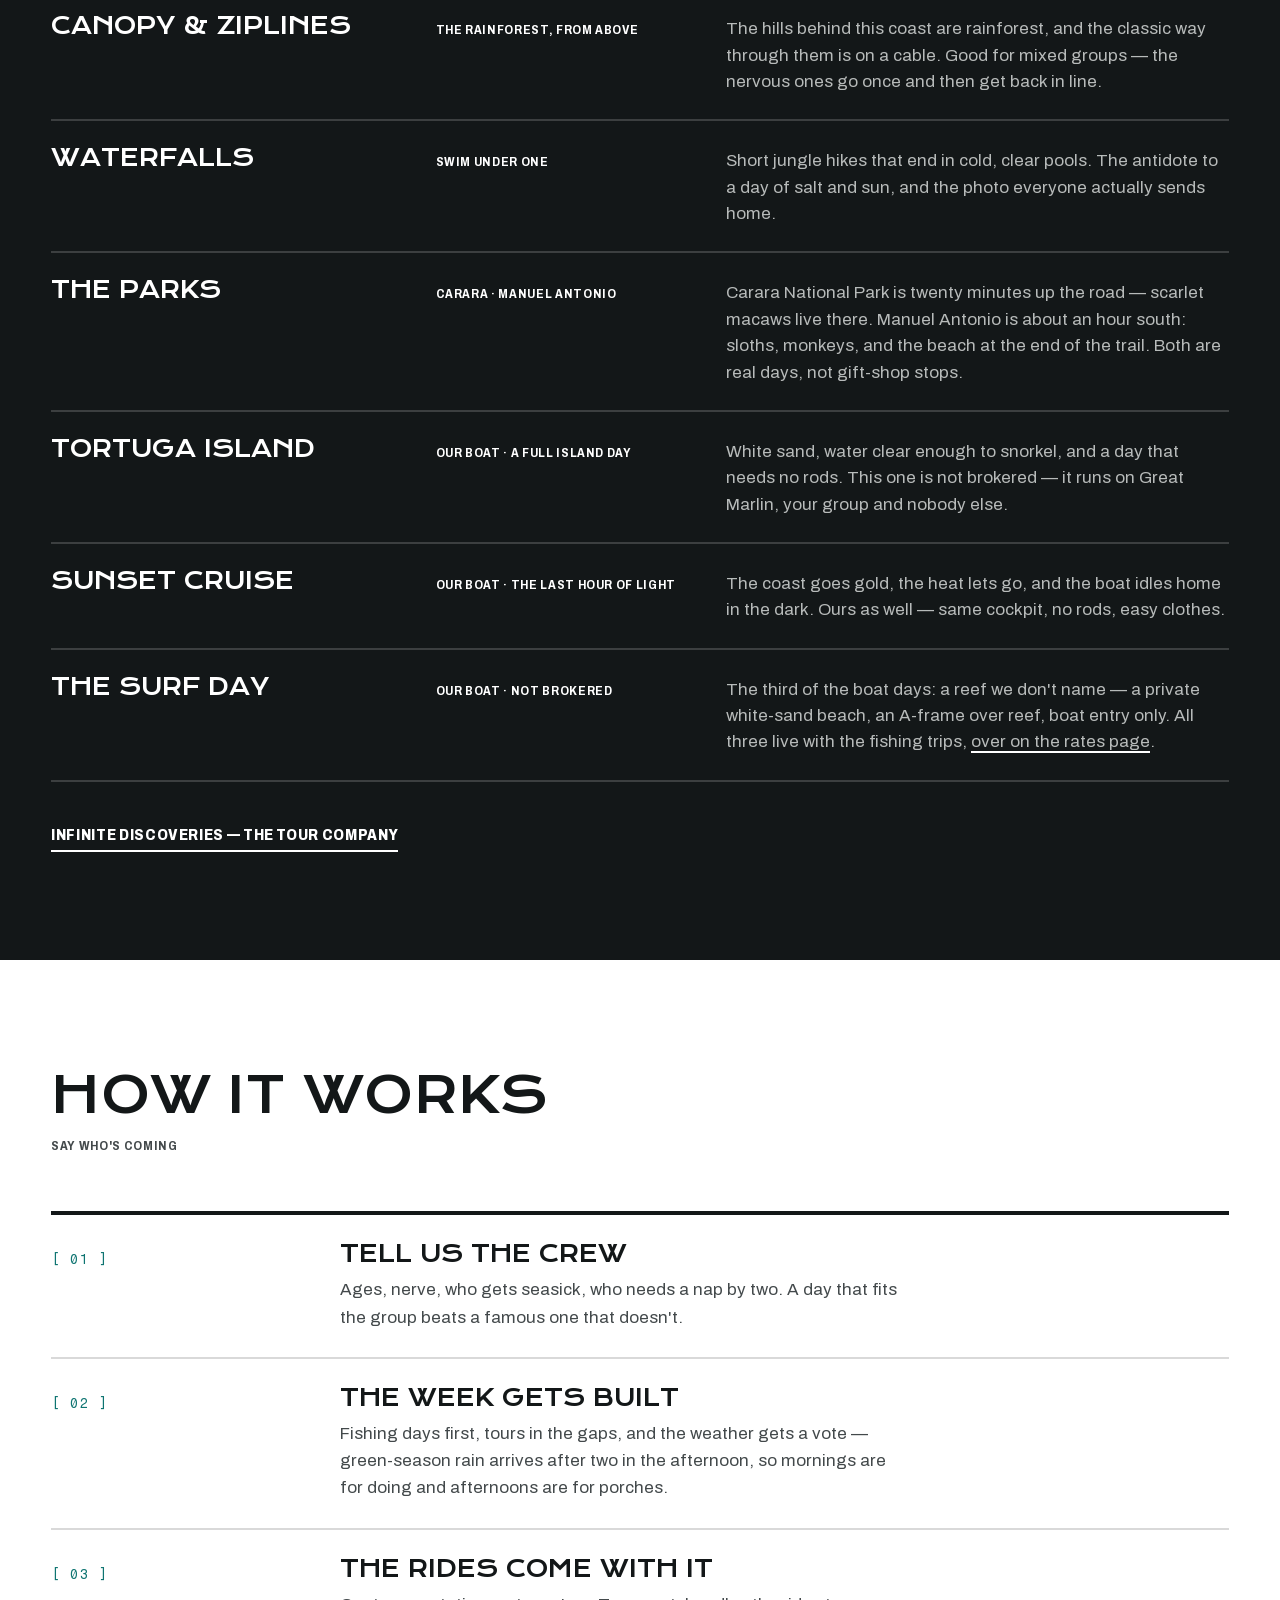
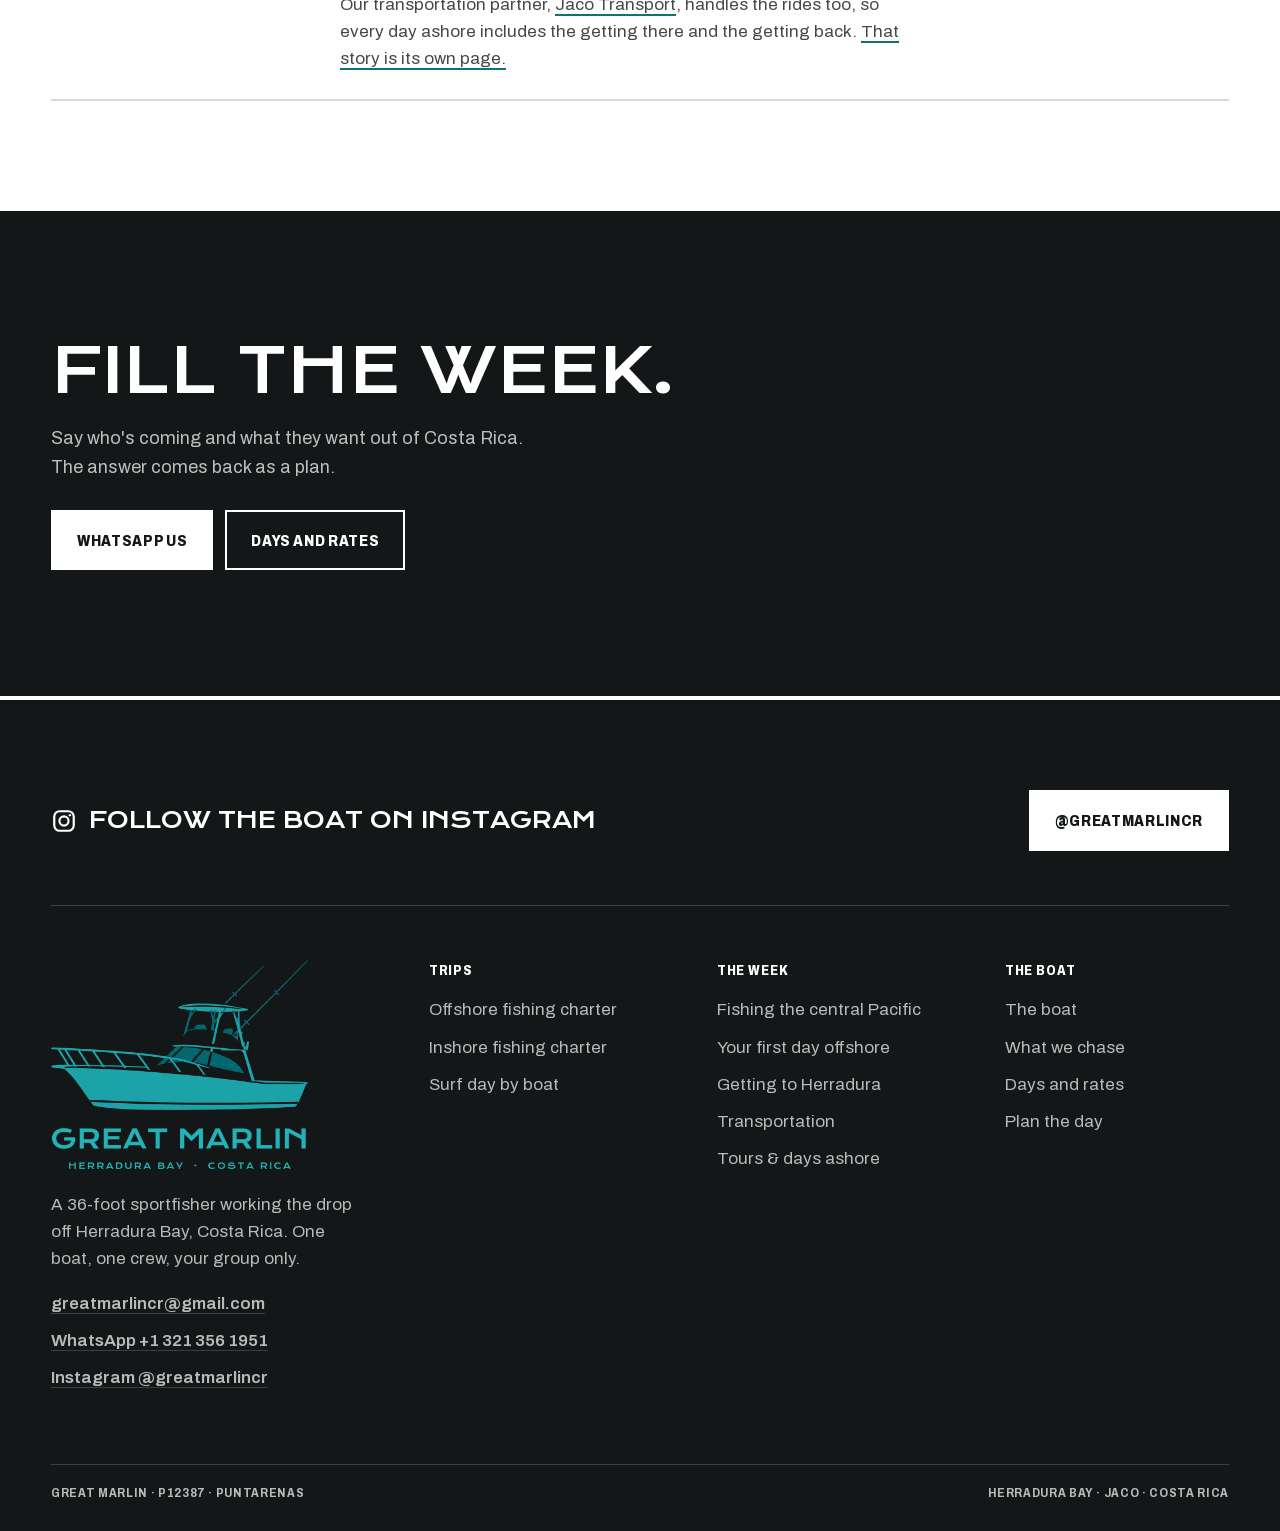
<file: tours.html>
<!DOCTYPE html>
<html lang="en">
<head>
<meta name="robots" content="noindex,nofollow">
<meta charset="UTF-8">
<meta name="viewport" content="width=device-width, initial-scale=1.0">

<title>Tours &amp; Days Ashore — Jacó and Herradura | Great Marlin</title>
<meta name="description" content="Canopy, waterfalls and national parks near Jacó through our partner Infinite Discoveries, plus Tortuga Island and sunset days on our own boat.">
<link rel="canonical" href="https://greatmarlin.com/tours.html">

<meta property="og:type" content="website">
<meta property="og:site_name" content="Great Marlin">
<meta property="og:url" content="https://greatmarlin.com/tours.html">
<meta property="og:title" content="The days you're not fishing — tours, handled">
<meta property="og:description" content="Canopy, waterfalls and parks ashore — Tortuga Island days and sunset cruises on our own boat. One thread, no desks.">
<meta property="og:image" content="https://greatmarlin.com/assets/clips/coast-poster.jpg">
<meta name="twitter:card" content="summary_large_image">
<meta name="theme-color" content="#091228">
<link rel="preload" href="assets/fonts/archivo-var.woff2" as="font" type="font/woff2" crossorigin>
<link rel="stylesheet" href="assets/site.css?v=ecb32440">
<script>document.documentElement.className+=' js';</script>

<script type="application/ld+json">
{
  "@context":"https://schema.org",
  "@type":"Service",
  "name":"Tours and days ashore for Great Marlin charter guests",
  "serviceType":"Tour booking",
  "description":"Rainforest canopy tours, waterfalls and national park days around Jacó and Herradura arranged through Infinite Discoveries — Great Marlin's tour partner — plus Tortuga Island day trips and sunset cruises aboard Great Marlin itself, all scheduled around your fishing days.",
  "provider":{"@type":"LocalBusiness","name":"Infinite Discoveries","url":"https://infinitediscoveriescr.com"},
  "areaServed":[
    {"@type":"Place","name":"Jacó, Costa Rica"},
    {"@type":"Place","name":"Herradura Bay, Costa Rica"},
    {"@type":"Place","name":"Central Pacific coast, Costa Rica"}
  ]
}
</script>
<link rel="icon" href="assets/favicon-32.png?v=2" type="image/png" sizes="32x32"><link rel="icon" href="assets/favicon-64.png?v=2" type="image/png" sizes="64x64">
<link rel="apple-touch-icon" href="assets/apple-touch-icon-v2.png">
</head>
<body>

<header class="topnav">
  <a class="brand" href="index.html" aria-label="Great Marlin, home"><img class="brand-mark" src="assets/logo/gm-mark-white-160.png" alt="" width="160" height="93"><span>Great Marlin</span></a>
  <ul class="nav-links">
    <li class="has-drop"><a href="index.html#rates" aria-haspopup="true">Trips<svg class="caret" viewBox="0 0 10 6" aria-hidden="true"><path d="M1 1l4 4 4-4" fill="none" stroke="currentColor" stroke-width="1.6"/></svg></a><ul class="drop"><li><a href="full-day-fishing-charter.html">Offshore fishing</a></li><li><a href="half-day-fishing-charter.html">Inshore fishing</a></li><li><a href="surf-trip.html">Surf day</a></li><li><a href="index.html#rates">All trips &amp; rates</a></li></ul></li>
    <li class="has-drop"><a href="costa-rica-fishing.html" aria-haspopup="true">The fishing<svg class="caret" viewBox="0 0 10 6" aria-hidden="true"><path d="M1 1l4 4 4-4" fill="none" stroke="currentColor" stroke-width="1.6"/></svg></a><ul class="drop"><li><a href="costa-rica-fishing.html">What we catch</a></li><li><a href="first-time-offshore.html">Your first day offshore</a></li></ul></li>
    <li class="has-drop"><a href="getting-here.html" aria-haspopup="true">Getting here<svg class="caret" viewBox="0 0 10 6" aria-hidden="true"><path d="M1 1l4 4 4-4" fill="none" stroke="currentColor" stroke-width="1.6"/></svg></a><ul class="drop"><li><a href="getting-here.html">From the airport</a></li><li><a href="transportation.html">Transportation</a></li></ul></li>
    <li><a href="tours.html">Tours</a></li>
  </ul>
  <div class="nav-cta">
    <a class="btn btn-flag" href="book.html">Plan my day</a>
    <button class="menu-btn" id="menuBtn" type="button" aria-expanded="false" aria-controls="sheet" aria-label="Open menu">
      <svg viewBox="0 0 20 20" fill="none" stroke="currentColor" stroke-width="2"><path d="M2 6h16M2 14h16"/></svg>
    </button>
  </div>
</header>
<nav class="sheet" id="sheet" aria-label="Menu" aria-hidden="true">
  <button class="sheet-close" id="sheetClose" type="button" aria-label="Close menu">
    <svg viewBox="0 0 18 18" fill="none" stroke="currentColor" stroke-width="2"><path d="M3 3l12 12M15 3L3 15"/></svg>
  </button>
  <a class="big" href="index.html">Home</a>
  <a class="big" href="index.html#rates">Trips &amp; rates</a>
  <a class="big sm" href="full-day-fishing-charter.html">Offshore fishing</a>
  <a class="big sm" href="half-day-fishing-charter.html">Inshore fishing</a>
  <a class="big sm" href="surf-trip.html">Surf day</a>
  <a class="big" href="index.html#boat">The boat</a>
  <a class="big" href="costa-rica-fishing.html">The fishing</a>
  <a class="big sm" href="first-time-offshore.html">Your first day offshore</a>
  <a class="big" href="getting-here.html">Getting here</a>
  <a class="big sm" href="transportation.html">Transportation</a>
  <a class="big" href="tours.html">Tours</a>
  <div class="sheet-foot">
    <a class="btn btn-flag" href="book.html">Plan my day</a>
    <a class="btn btn-line" href="https://wa.me/13213561951" target="_blank" rel="noopener">WhatsApp us</a>
    <a class="btn btn-line" href="mailto:greatmarlincr@gmail.com?subject=Charter%20question">Email us</a>
  </div>
</nav>

<main>

  <!-- ============ HERO ============ -->
  <header class="pg-hero">
    <div class="pg-hero-media"><img src="assets/photos/head-falls-real.jpg?v=2" alt="A two-tier jungle waterfall falling into a green pool near the coast" fetchpriority="high" style="object-position:60% 50%;--mpos:64% 50%"></div>
    <div class="pg-hero-grade" style="background:linear-gradient(90deg,rgba(8,14,24,.7) 0%,rgba(8,14,24,.45) 40%,rgba(8,14,24,.05) 70%),linear-gradient(180deg,rgba(8,14,24,0) 60%,rgba(8,14,24,.5) 100%)"></div>
    <div class="pg-hero-inner shell">
      <h1>The days you're not fishing.</h1>
      <p class="sub">A fishing week is never only fishing. The days ashore run through our tour partner, <a class="xlink" href="https://infinitediscoveriescr.com" target="_blank" rel="noopener">Infinite Discoveries</a> &#8212; rainforest, waterfalls, parks. The days on the water never leave our own boat: an island run, a sunset cruise, a surf trip. One thread books all of it.</p>
      <div class="stamp">
        <span>[ JACÓ · HERRADURA ]</span>
        <span>[ ONE THREAD ]</span>
        <span>[ BUILT AROUND THE BOAT ]</span>
      </div>
    </div>
  </header>

  <!-- ============ 01 ONE THREAD ============ -->
  <section class="band" id="thread">
    <div class="shell">
      <div class="sec-head"><h2 class="d sec-title">One Thread</h2><p class="sec-sub lbl">No desks, no wristbands</p></div>

      <div class="split">
        <div>
          <p class="lede rv">One trip. One thread. The whole week answers to the same phone.</p>
        </div>
        <div>
          <p class="prose rv"><a class="xlink" href="https://infinitediscoveriescr.com" target="_blank" rel="noopener">Infinite Discoveries</a> is our tour partner, and it works as a broker — it connects you to the people who actually run each day, operators on this coast it knows by name. That gets said plainly, same as everywhere else on this site: a partner, named, nothing moving behind your back.</p>
          <p class="prose rv">The reason the partnership exists is simple. Guests kept asking what else to do with the week, and the honest answer was always specific — this canopy line, that waterfall, this stretch of park, that beach with no crowd on it. Booking it through the same thread beat handing anyone a brochure.</p>
          <p class="prose rv">The part that matters for you: <strong>the week gets built around the fishing days.</strong> Nobody should be climbing into a zipline harness at seven the morning after a full day offshore, and nobody books you one. The boat sets the fixed points; the tours fill in around them.</p>
          <p class="prose rv">No rate card here either. Days ashore get priced by the operator running them, and those numbers are <a class="xlink" href="https://infinitediscoveriescr.com" target="_blank" rel="noopener">Infinite Discoveries</a>' to quote. Ask in the thread — dates, crew, what you want out of Costa Rica — and a plan comes back.</p>
        </div>
      </div>

      <div class="pull rv">
        <p>The fishing days are fixed points. The rest of the week gets built around them.</p>
        <p class="src">Brokered through Infinite Discoveries — our tour partner, operators it knows by name.</p>
      </div>
    </div>
  </section>

  <!-- ============ FROM THE TRAIL (Tony's own photos + clips, 10-11) ============ -->
  <section class="band" id="gallery">
    <div class="shell">
      <div class="sec-head"><h2 class="d sec-title">Off the boat</h2><p class="sec-sub lbl">Waterfalls near the coast</p></div>
      <div class="g-grid">
        <figure class="g-card"><video src="assets/clips/tours-img-3226.mp4" poster="assets/clips/tours-img-3226-poster.jpg" muted loop playsinline preload="none" aria-hidden="true"></video><figcaption>The pool at the bottom</figcaption></figure>
        <figure class="g-card"><video src="assets/clips/tours-falls-jungle.mp4?v=4" poster="assets/clips/tours-falls-jungle-poster.jpg?v=2" muted loop playsinline preload="none" aria-hidden="true"></video><figcaption>A waterfall tucked in the jungle</figcaption></figure>
        <figure class="g-card"><video src="assets/clips/tours-img-3276.mp4" poster="assets/clips/tours-img-3276-poster.jpg" muted loop playsinline preload="none" aria-hidden="true"></video><figcaption>Two tiers, one swim</figcaption></figure>
      </div>
    </div>
  </section>
  <style>
    #gallery .g-grid{display:grid;grid-template-columns:repeat(auto-fit,minmax(170px,1fr));gap:clamp(12px,1.6vw,20px)}
    #gallery .g-card{margin:0;position:relative;overflow:hidden;border-radius:2px;background:#0b1214}
    #gallery .g-card video,#gallery .g-card img{display:block;width:100%;aspect-ratio:9/16;object-fit:cover}
    #gallery .g-card figcaption{position:absolute;left:0;right:0;bottom:0;padding:40px 16px 14px;font-size:.8rem;letter-spacing:.08em;text-transform:uppercase;color:#fff;background:linear-gradient(180deg,rgba(0,0,0,0),rgba(0,0,0,.65))}
    @media (max-width:760px){#gallery .g-grid{grid-template-columns:1fr 1fr;gap:10px}#gallery .g-card figcaption{padding:28px 10px 10px;font-size:.75rem;letter-spacing:.04em}}
  </style>

  <!-- ============ 02 THE DAYS ============ -->
  <section class="band band-deep" id="days">
    <div class="shell">
      <div class="sec-head"><h2 class="d sec-title">The Days</h2><p class="sec-sub lbl">What this coast is good at</p></div>

      <ul class="ledger rv">
        <li>
          <span class="name">Canopy &amp; ziplines</span>
          <span class="season">The rainforest, from above</span>
          <span class="note">The hills behind this coast are rainforest, and the classic way through them is on a cable. Good for mixed groups — the nervous ones go once and then get back in line.</span>
        </li>
        <li>
          <span class="name">Waterfalls</span>
          <span class="season">Swim under one</span>
          <span class="note">Short jungle hikes that end in cold, clear pools. The antidote to a day of salt and sun, and the photo everyone actually sends home.</span>
        </li>
        <li>
          <span class="name">The parks</span>
          <span class="season">Carara · Manuel Antonio</span>
          <span class="note">Carara National Park is twenty minutes up the road — scarlet macaws live there. Manuel Antonio is about an hour south: sloths, monkeys, and the beach at the end of the trail. Both are real days, not gift-shop stops.</span>
        </li>
        <li>
          <span class="name">Tortuga Island</span>
          <span class="season">Our boat · a full island day</span>
          <span class="note">White sand, water clear enough to snorkel, and a day that needs no rods. This one is not brokered — it runs on Great Marlin, your group and nobody else.</span>
        </li>
        <li>
          <span class="name">Sunset cruise</span>
          <span class="season">Our boat · the last hour of light</span>
          <span class="note">The coast goes gold, the heat lets go, and the boat idles home in the dark. Ours as well — same cockpit, no rods, easy clothes.</span>
        </li>
        <li>
          <span class="name">The surf day</span>
          <span class="season">Our boat · not brokered</span>
          <span class="note">The third of the boat days: a reef we don't name — a private white-sand beach, an A-frame over reef, boat entry only. All three live with the fishing trips, <a class="xlink" href="index.html#rates">over on the rates page</a>.</span>
        </li>
      </ul>

      <a class="guide-link" href="https://infinitediscoveriescr.com" target="_blank" rel="noopener">Infinite Discoveries — the tour company</a>
    </div>
  </section>

  <!-- ============ 03 HOW IT WORKS ============ -->
  <section class="band" id="how">
    <div class="shell">
      <div class="sec-head"><h2 class="d sec-title">How It Works</h2><p class="sec-sub lbl">Say who's coming</p></div>

      <ul class="steps rv">
        <li>
          <span class="when">[ 01 ]</span>
          <div>
            <h3>Tell us the crew</h3>
            <p>Ages, nerve, who gets seasick, who needs a nap by two. A day that fits the group beats a famous one that doesn't.</p>
          </div>
        </li>
        <li>
          <span class="when">[ 02 ]</span>
          <div>
            <h3>The week gets built</h3>
            <p>Fishing days first, tours in the gaps, and the weather gets a vote — green-season rain arrives after two in the afternoon, so mornings are for doing and afternoons are for porches.</p>
          </div>
        </li>
        <li>
          <span class="when">[ 03 ]</span>
          <div>
            <h3>The rides come with it</h3>
            <p>Our transportation partner, <a class="xlink" href="https://jacotransport.com" target="_blank" rel="noopener">Jaco Transport</a>, handles the rides too, so every day ashore includes the getting there and the getting back. <a class="xlink" href="transportation.html">That story is its own page.</a></p>
          </div>
        </li>
      </ul>
    </div>
  </section>

  <!-- ============ CLOSER ============ -->
  <section class="closer">
    <div class="shell">
      <h2>Fill the week.</h2>
      <p class="note">Say who's coming and what they want out of Costa Rica. The answer comes back as a plan.</p>
      <div class="closer-actions">
        <a class="btn btn-flag" href="https://wa.me/13213561951?text=Hi%20Great%20Marlin%20%E2%80%94%20planning%20the%20days%20we%27re%20not%20fishing." rel="noopener">WhatsApp us</a>
        <a class="btn btn-ghost" href="index.html#rates">Days and rates</a>
      </div>
    </div>
  </section>

</main>

<footer class="foot">
  <div class="shell">
    <div class="foot-ig">
      <p><svg viewBox="0 0 24 24" fill="none" stroke="currentColor" stroke-width="2" aria-hidden="true"><rect x="3" y="3" width="18" height="18" rx="5"/><circle cx="12" cy="12" r="4.2"/><circle cx="17.4" cy="6.6" r="1.1" fill="currentColor" stroke="none"/></svg><span>Follow the boat on Instagram</span></p>
      <a class="btn btn-flag" href="https://www.instagram.com/greatmarlincr/" target="_blank" rel="noopener">@greatmarlincr</a>
    </div>
    <div class="foot-grid">
      <div>
        <img class="foot-logo" src="assets/logo/gm-logo-teal.png?v=1" alt="Great Marlin, Herradura Bay, Costa Rica" width="900" height="730" loading="lazy" decoding="async">
        <p class="about">A 36-foot sportfisher working the drop off Herradura Bay, Costa Rica. One boat, one crew, your group only.</p>
        <ul class="foot-contact">
          <li><a href="mailto:greatmarlincr@gmail.com">greatmarlincr@gmail.com</a></li>
          <li><a href="https://wa.me/13213561951" target="_blank" rel="noopener">WhatsApp +1 321 356 1951</a></li>
          <li><a href="https://www.instagram.com/greatmarlincr/" target="_blank" rel="noopener">Instagram @greatmarlincr</a></li>
        </ul>
      </div>
      <div>
        <h2 class="fh">Trips</h2>
        <ul>
          <li><a href="full-day-fishing-charter.html">Offshore fishing charter</a></li>
          <li><a href="half-day-fishing-charter.html">Inshore fishing charter</a></li>
          <li><a href="surf-trip.html">Surf day by boat</a></li>
        </ul>
      </div>
      <div>
        <h2 class="fh">The week</h2>
        <ul>
          <li><a href="costa-rica-fishing.html">Fishing the central Pacific</a></li>
          <li><a href="first-time-offshore.html">Your first day offshore</a></li>
          <li><a href="getting-here.html">Getting to Herradura</a></li>
          <li><a href="transportation.html">Transportation</a></li>
          <li><a href="tours.html">Tours &amp; days ashore</a></li>
        </ul>
      </div>
      <div>
        <h2 class="fh">The boat</h2>
        <ul>
          <li><a href="index.html#boat">The boat</a></li>
          <li><a href="index.html#fish">What we chase</a></li>
          <li><a href="index.html#rates">Days and rates</a></li>
          <li><a href="book.html">Plan the day</a></li>
        </ul>
      </div>
    </div>
    <div class="foot-bar lbl">
      <span>Great Marlin &#183; P12387 &#183; Puntarenas</span>
      <span>Herradura Bay &#183; Jaco &#183; Costa Rica</span>
    </div>
  </div>
</footer>

<script src="assets/site.js?v=30475fb3" defer></script>
</body>
</html>
</file>
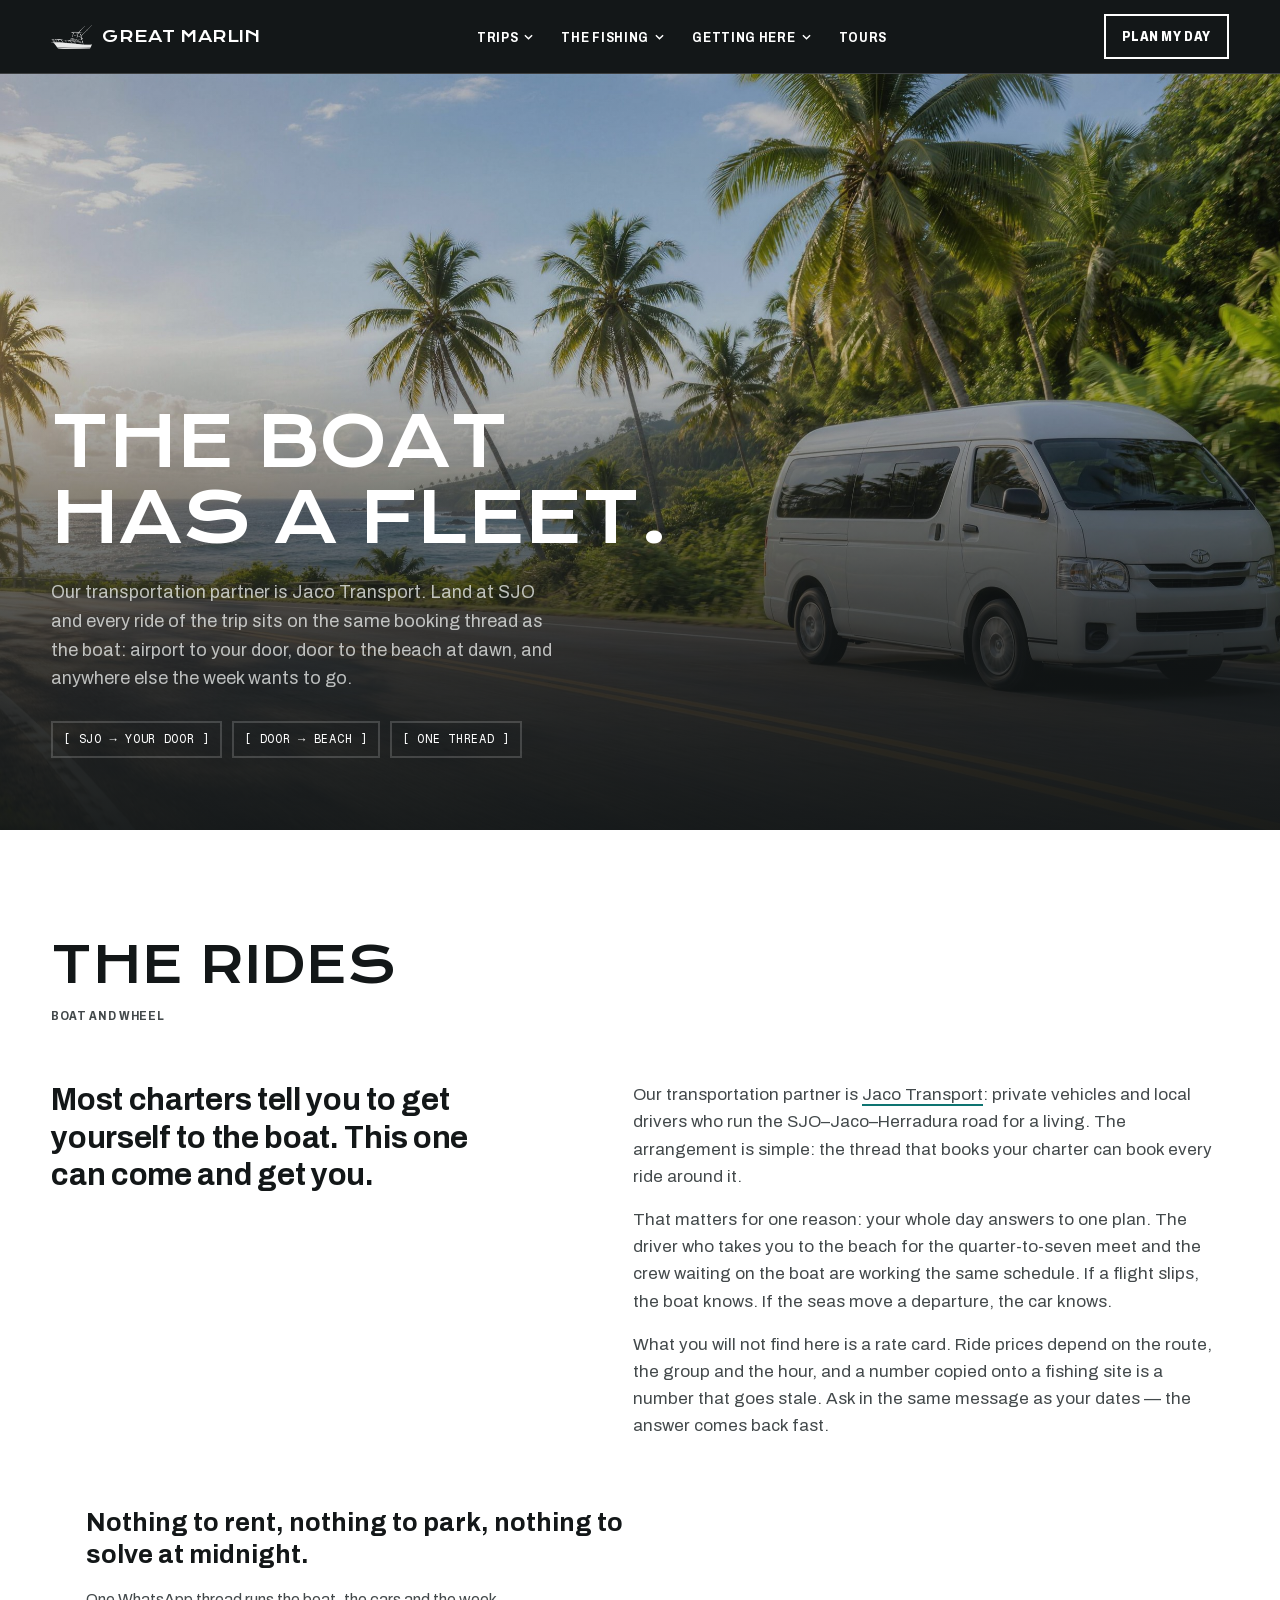
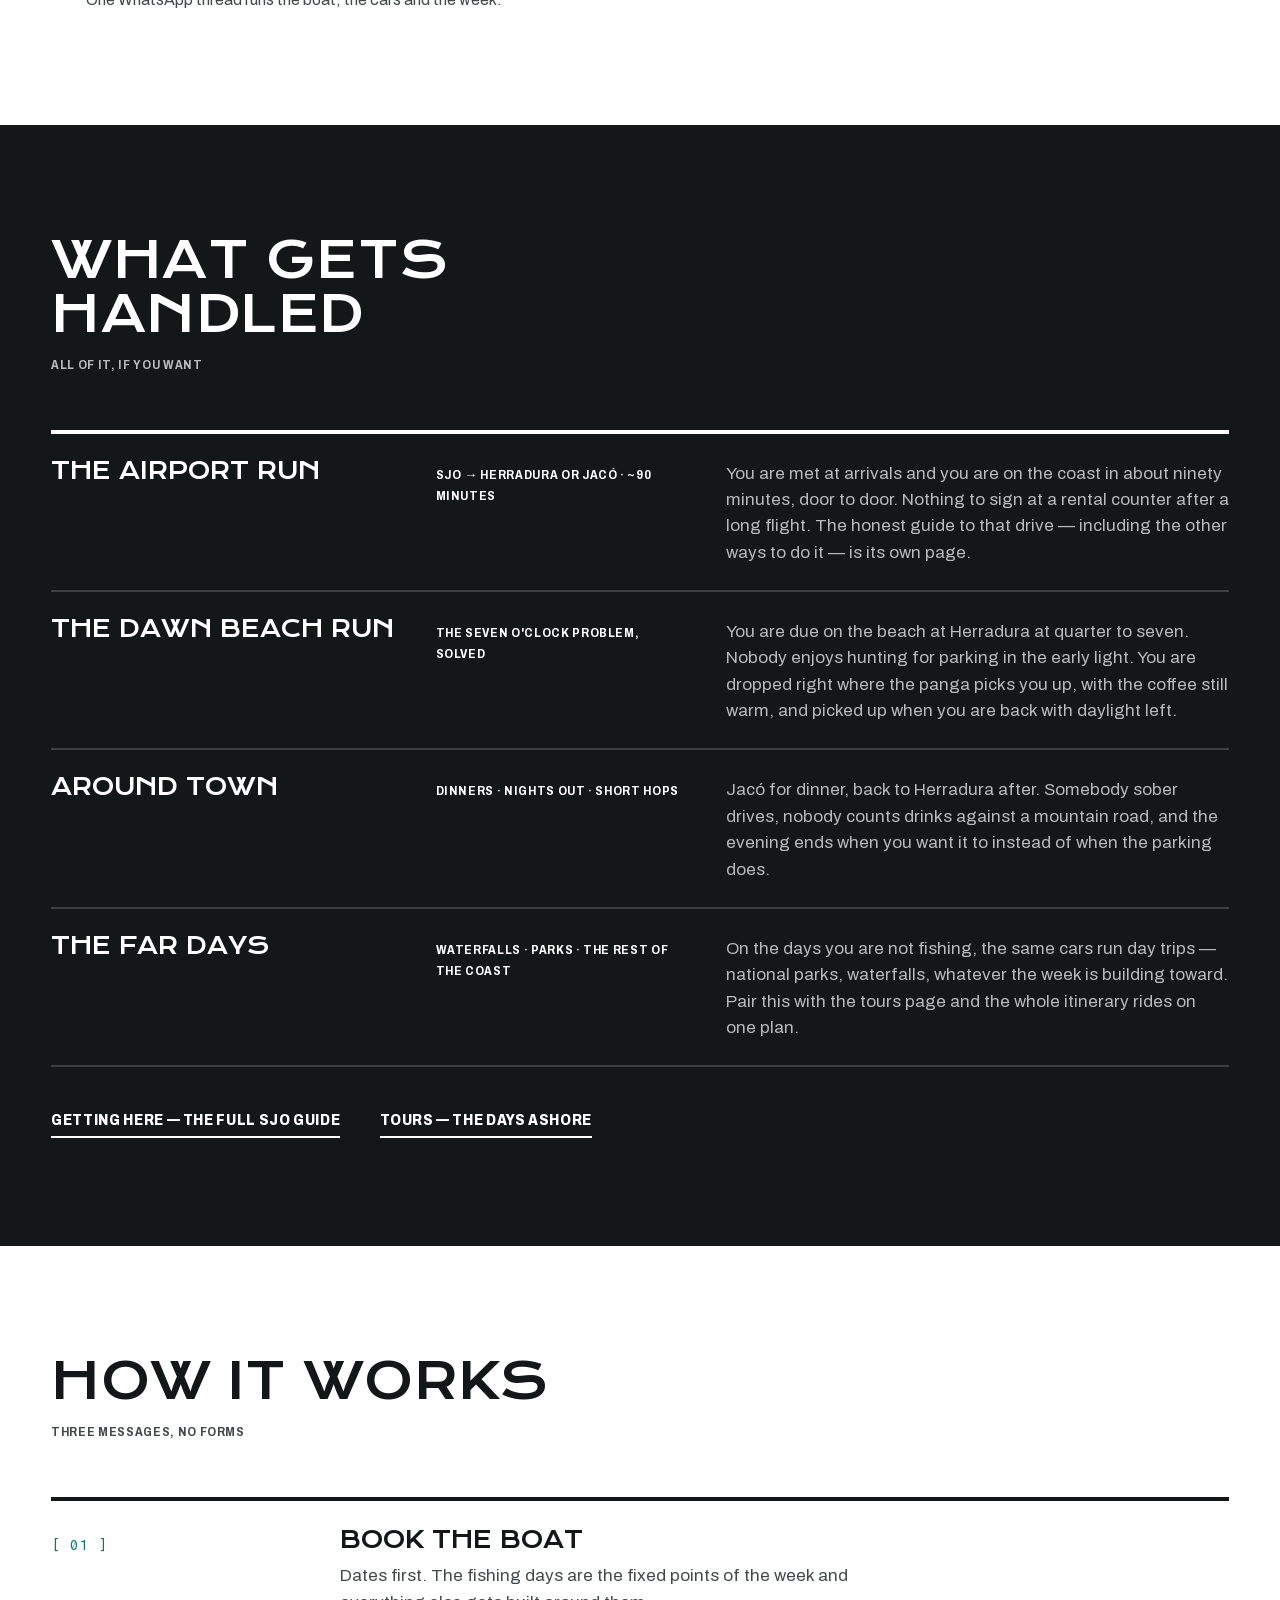
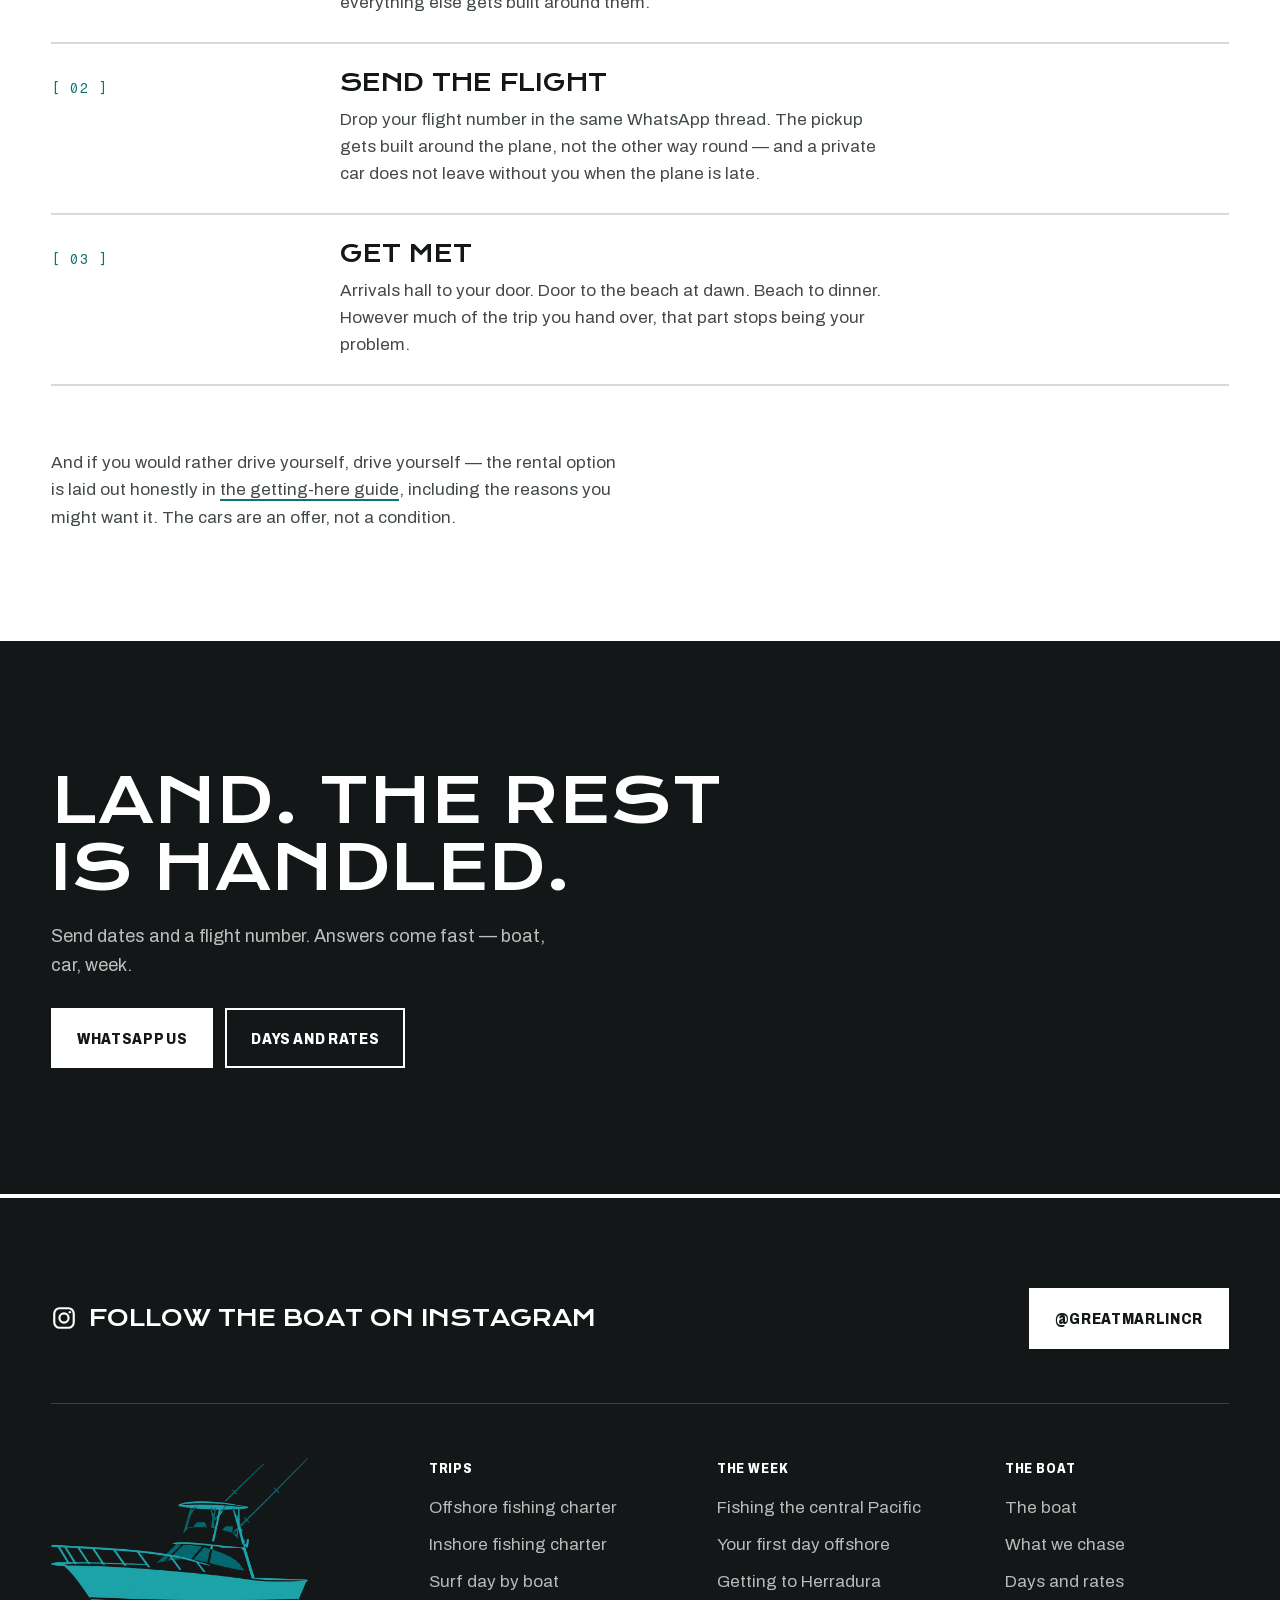
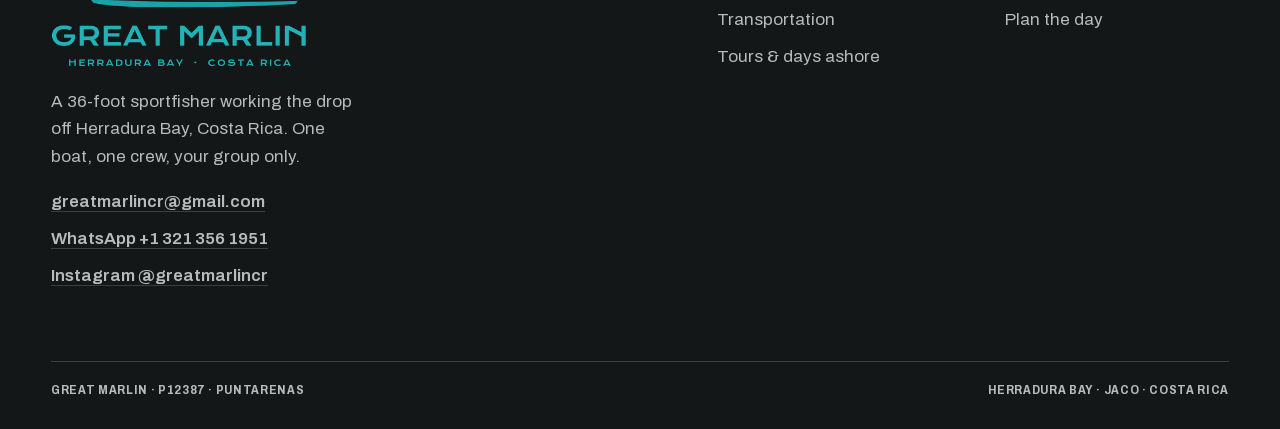
<file: transportation.html>
<!DOCTYPE html>
<html lang="en">
<head>
<meta name="robots" content="noindex,nofollow">
<meta charset="UTF-8">
<meta name="viewport" content="width=device-width, initial-scale=1.0">

<title>Transportation — Airport, Beach and Day Runs | Great Marlin</title>
<meta name="description" content="Our transportation partner, Jaco Transport, runs your rides: airport pickups, dawn runs to the beach, dinners in Jaco, day trips anywhere. One booking thread for the boat and the cars.">
<link rel="canonical" href="https://greatmarlin.com/transportation.html">

<meta property="og:type" content="website">
<meta property="og:site_name" content="Great Marlin">
<meta property="og:url" content="https://greatmarlin.com/transportation.html">
<meta property="og:title" content="The boat has a fleet — transportation, handled">
<meta property="og:description" content="Airport to lodging, lodging to the beach at dawn, dinners, day runs, with our partner Jaco Transport. One WhatsApp thread runs the whole trip.">
<meta property="og:image" content="https://greatmarlin.com/assets/gm-bow.jpg?v=2">
<meta name="twitter:card" content="summary_large_image">
<meta name="theme-color" content="#091228">
<link rel="preload" href="assets/fonts/archivo-var.woff2" as="font" type="font/woff2" crossorigin>
<link rel="stylesheet" href="assets/site.css?v=ecb32440">
<script>document.documentElement.className+=' js';</script>

<script type="application/ld+json">
{
  "@context":"https://schema.org",
  "@type":"Service",
  "name":"Ground transportation for Great Marlin charter guests",
  "serviceType":"Private ground transportation",
  "description":"Private airport transfers from SJO to Herradura and Jacó, dawn transfers to the beach at Herradura Bay, evening rides and full-day ground runs, set up by Great Marlin with its transportation partner, Jaco Transport.",
  "provider":{"@type":"LocalBusiness","name":"Great Marlin","url":"https://greatmarlin.com/"},
  "areaServed":[
    {"@type":"Place","name":"Herradura Bay, Costa Rica"},
    {"@type":"Place","name":"Jacó, Costa Rica"},
    {"@type":"Place","name":"Juan Santamaría International Airport (SJO), Costa Rica"}
  ]
}
</script>
<link rel="icon" href="assets/favicon-32.png?v=2" type="image/png" sizes="32x32"><link rel="icon" href="assets/favicon-64.png?v=2" type="image/png" sizes="64x64">
<link rel="apple-touch-icon" href="assets/apple-touch-icon-v2.png">
</head>
<body>

<header class="topnav">
  <a class="brand" href="index.html" aria-label="Great Marlin, home"><img class="brand-mark" src="assets/logo/gm-mark-white-160.png" alt="" width="160" height="93"><span>Great Marlin</span></a>
  <ul class="nav-links">
    <li class="has-drop"><a href="index.html#rates" aria-haspopup="true">Trips<svg class="caret" viewBox="0 0 10 6" aria-hidden="true"><path d="M1 1l4 4 4-4" fill="none" stroke="currentColor" stroke-width="1.6"/></svg></a><ul class="drop"><li><a href="full-day-fishing-charter.html">Offshore fishing</a></li><li><a href="half-day-fishing-charter.html">Inshore fishing</a></li><li><a href="surf-trip.html">Surf day</a></li><li><a href="index.html#rates">All trips &amp; rates</a></li></ul></li>
    <li class="has-drop"><a href="costa-rica-fishing.html" aria-haspopup="true">The fishing<svg class="caret" viewBox="0 0 10 6" aria-hidden="true"><path d="M1 1l4 4 4-4" fill="none" stroke="currentColor" stroke-width="1.6"/></svg></a><ul class="drop"><li><a href="costa-rica-fishing.html">What we catch</a></li><li><a href="first-time-offshore.html">Your first day offshore</a></li></ul></li>
    <li class="has-drop"><a href="getting-here.html" aria-haspopup="true">Getting here<svg class="caret" viewBox="0 0 10 6" aria-hidden="true"><path d="M1 1l4 4 4-4" fill="none" stroke="currentColor" stroke-width="1.6"/></svg></a><ul class="drop"><li><a href="getting-here.html">From the airport</a></li><li><a href="transportation.html">Transportation</a></li></ul></li>
    <li><a href="tours.html">Tours</a></li>
  </ul>
  <div class="nav-cta">
    <a class="btn btn-flag" href="book.html">Plan my day</a>
    <button class="menu-btn" id="menuBtn" type="button" aria-expanded="false" aria-controls="sheet" aria-label="Open menu">
      <svg viewBox="0 0 20 20" fill="none" stroke="currentColor" stroke-width="2"><path d="M2 6h16M2 14h16"/></svg>
    </button>
  </div>
</header>
<nav class="sheet" id="sheet" aria-label="Menu" aria-hidden="true">
  <button class="sheet-close" id="sheetClose" type="button" aria-label="Close menu">
    <svg viewBox="0 0 18 18" fill="none" stroke="currentColor" stroke-width="2"><path d="M3 3l12 12M15 3L3 15"/></svg>
  </button>
  <a class="big" href="index.html">Home</a>
  <a class="big" href="index.html#rates">Trips &amp; rates</a>
  <a class="big sm" href="full-day-fishing-charter.html">Offshore fishing</a>
  <a class="big sm" href="half-day-fishing-charter.html">Inshore fishing</a>
  <a class="big sm" href="surf-trip.html">Surf day</a>
  <a class="big" href="index.html#boat">The boat</a>
  <a class="big" href="costa-rica-fishing.html">The fishing</a>
  <a class="big sm" href="first-time-offshore.html">Your first day offshore</a>
  <a class="big" href="getting-here.html">Getting here</a>
  <a class="big sm" href="transportation.html">Transportation</a>
  <a class="big" href="tours.html">Tours</a>
  <div class="sheet-foot">
    <a class="btn btn-flag" href="book.html">Plan my day</a>
    <a class="btn btn-line" href="https://wa.me/13213561951" target="_blank" rel="noopener">WhatsApp us</a>
    <a class="btn btn-line" href="mailto:greatmarlincr@gmail.com?subject=Charter%20question">Email us</a>
  </div>
</nav>

<main>

  <!-- ============ HERO ============ -->
  <header class="pg-hero">
    <div class="pg-hero-media"><img src="assets/photos/head-van.jpg?v=1" alt="A white passenger van on the coast road, palms and the Pacific behind" fetchpriority="high" style="object-position:65% 50%;--mpos:71% 60%"></div>
    <div class="pg-hero-grade"></div>
    <div class="pg-hero-inner shell">
      <h1>The boat has a fleet.</h1>
      <p class="sub">Our transportation partner is Jaco Transport. Land at SJO and every ride of the trip sits on the same booking thread as the boat: airport to your door, door to the beach at dawn, and anywhere else the week wants to go.</p>
      <div class="stamp">
        <span>[ SJO → YOUR DOOR ]</span>
        <span>[ DOOR → BEACH ]</span>
        <span>[ ONE THREAD ]</span>
      </div>
    </div>
  </header>

  <!-- ============ 01 THE RIDES ============ -->
  <section class="band" id="partner">
    <div class="shell">
      <div class="sec-head"><h2 class="d sec-title">The Rides</h2><p class="sec-sub lbl">Boat and wheel</p></div>

      <div class="split">
        <div>
          <p class="lede rv">Most charters tell you to get yourself to the boat. This one can come and get you.</p>
        </div>
        <div>
          <p class="prose rv">Our transportation partner is <a class="xlink" href="https://jacotransport.com" target="_blank" rel="noopener">Jaco Transport</a>: private vehicles and local drivers who run the SJO–Jaco–Herradura road for a living. The arrangement is simple: the thread that books your charter can book every ride around it.</p>
          <p class="prose rv">That matters for one reason: your whole day answers to one plan. The driver who takes you to the beach for the quarter-to-seven meet and the crew waiting on the boat are working the same schedule. If a flight slips, the boat knows. If the seas move a departure, the car knows.</p>
          <p class="prose rv">What you will not find here is a rate card. Ride prices depend on the route, the group and the hour, and a number copied onto a fishing site is a number that goes stale. Ask in the same message as your dates — the answer comes back fast.</p>
        </div>
      </div>

      <div class="pull rv">
        <p>Nothing to rent, nothing to park, nothing to solve at midnight.</p>
        <p class="src">One WhatsApp thread runs the boat, the cars and the week.</p>
      </div>
    </div>
  </section>

  <!-- ============ 02 WHAT GETS HANDLED ============ -->
  <section class="band band-deep" id="covered">
    <div class="shell">
      <div class="sec-head"><h2 class="d sec-title">What Gets Handled</h2><p class="sec-sub lbl">All of it, if you want</p></div>

      <ul class="ledger rv">
        <li>
          <span class="name">The airport run</span>
          <span class="season">SJO → Herradura or Jacó · ~90 minutes</span>
          <span class="note">You are met at arrivals and you are on the coast in about ninety minutes, door to door. Nothing to sign at a rental counter after a long flight. The honest guide to that drive — including the other ways to do it — is its own page.</span>
        </li>
        <li>
          <span class="name">The dawn beach run</span>
          <span class="season">The seven o'clock problem, solved</span>
          <span class="note">You are due on the beach at Herradura at quarter to seven. Nobody enjoys hunting for parking in the early light. You are dropped right where the panga picks you up, with the coffee still warm, and picked up when you are back with daylight left.</span>
        </li>
        <li>
          <span class="name">Around town</span>
          <span class="season">Dinners · nights out · short hops</span>
          <span class="note">Jacó for dinner, back to Herradura after. Somebody sober drives, nobody counts drinks against a mountain road, and the evening ends when you want it to instead of when the parking does.</span>
        </li>
        <li>
          <span class="name">The far days</span>
          <span class="season">Waterfalls · parks · the rest of the coast</span>
          <span class="note">On the days you are not fishing, the same cars run day trips — national parks, waterfalls, whatever the week is building toward. Pair this with the tours page and the whole itinerary rides on one plan.</span>
        </li>
      </ul>

      <a class="guide-link" href="getting-here.html">Getting here — the full SJO guide</a>
      <a class="guide-link" href="tours.html" style="margin-left:36px">Tours — the days ashore</a>
    </div>
  </section>

  <!-- ============ 03 HOW IT WORKS ============ -->
  <section class="band" id="how">
    <div class="shell">
      <div class="sec-head"><h2 class="d sec-title">How It Works</h2><p class="sec-sub lbl">Three messages, no forms</p></div>

      <ul class="steps rv">
        <li>
          <span class="when">[ 01 ]</span>
          <div>
            <h3>Book the boat</h3>
            <p>Dates first. The fishing days are the fixed points of the week and everything else gets built around them.</p>
          </div>
        </li>
        <li>
          <span class="when">[ 02 ]</span>
          <div>
            <h3>Send the flight</h3>
            <p>Drop your flight number in the same WhatsApp thread. The pickup gets built around the plane, not the other way round — and a private car does not leave without you when the plane is late.</p>
          </div>
        </li>
        <li>
          <span class="when">[ 03 ]</span>
          <div>
            <h3>Get met</h3>
            <p>Arrivals hall to your door. Door to the beach at dawn. Beach to dinner. However much of the trip you hand over, that part stops being your problem.</p>
          </div>
        </li>
      </ul>

      <p class="prose rv" style="margin-top:clamp(44px,7vh,80px)">And if you would rather drive yourself, drive yourself — the rental option is laid out honestly in <a class="xlink" href="getting-here.html">the getting-here guide</a>, including the reasons you might want it. The cars are an offer, not a condition.</p>
    </div>
  </section>

  <!-- ============ CLOSER ============ -->
  <section class="closer">
    <div class="shell">
      <h2>Land. The rest is handled.</h2>
      <p class="note">Send dates and a flight number. Answers come fast — boat, car, week.</p>
      <div class="closer-actions">
        <a class="btn btn-flag" href="https://wa.me/13213561951?text=Hi%20Great%20Marlin%20%E2%80%94%20dates%20and%20a%20flight%20number%20coming." rel="noopener">WhatsApp us</a>
        <a class="btn btn-ghost" href="index.html#rates">Days and rates</a>
      </div>
    </div>
  </section>

</main>

<footer class="foot">
  <div class="shell">
    <div class="foot-ig">
      <p><svg viewBox="0 0 24 24" fill="none" stroke="currentColor" stroke-width="2" aria-hidden="true"><rect x="3" y="3" width="18" height="18" rx="5"/><circle cx="12" cy="12" r="4.2"/><circle cx="17.4" cy="6.6" r="1.1" fill="currentColor" stroke="none"/></svg><span>Follow the boat on Instagram</span></p>
      <a class="btn btn-flag" href="https://www.instagram.com/greatmarlincr/" target="_blank" rel="noopener">@greatmarlincr</a>
    </div>
    <div class="foot-grid">
      <div>
        <img class="foot-logo" src="assets/logo/gm-logo-teal.png?v=1" alt="Great Marlin, Herradura Bay, Costa Rica" width="900" height="730" loading="lazy" decoding="async">
        <p class="about">A 36-foot sportfisher working the drop off Herradura Bay, Costa Rica. One boat, one crew, your group only.</p>
        <ul class="foot-contact">
          <li><a href="mailto:greatmarlincr@gmail.com">greatmarlincr@gmail.com</a></li>
          <li><a href="https://wa.me/13213561951" target="_blank" rel="noopener">WhatsApp +1 321 356 1951</a></li>
          <li><a href="https://www.instagram.com/greatmarlincr/" target="_blank" rel="noopener">Instagram @greatmarlincr</a></li>
        </ul>
      </div>
      <div>
        <h2 class="fh">Trips</h2>
        <ul>
          <li><a href="full-day-fishing-charter.html">Offshore fishing charter</a></li>
          <li><a href="half-day-fishing-charter.html">Inshore fishing charter</a></li>
          <li><a href="surf-trip.html">Surf day by boat</a></li>
        </ul>
      </div>
      <div>
        <h2 class="fh">The week</h2>
        <ul>
          <li><a href="costa-rica-fishing.html">Fishing the central Pacific</a></li>
          <li><a href="first-time-offshore.html">Your first day offshore</a></li>
          <li><a href="getting-here.html">Getting to Herradura</a></li>
          <li><a href="transportation.html">Transportation</a></li>
          <li><a href="tours.html">Tours &amp; days ashore</a></li>
        </ul>
      </div>
      <div>
        <h2 class="fh">The boat</h2>
        <ul>
          <li><a href="index.html#boat">The boat</a></li>
          <li><a href="index.html#fish">What we chase</a></li>
          <li><a href="index.html#rates">Days and rates</a></li>
          <li><a href="book.html">Plan the day</a></li>
        </ul>
      </div>
    </div>
    <div class="foot-bar lbl">
      <span>Great Marlin &#183; P12387 &#183; Puntarenas</span>
      <span>Herradura Bay &#183; Jaco &#183; Costa Rica</span>
    </div>
  </div>
</footer>

<script src="assets/site.js?v=30475fb3" defer></script>
</body>
</html>
</file>
<file: assets/site.css>
@font-face{font-family:'Krona One';src:url('fonts/krona-one.woff2') format('woff2');font-weight:400;font-style:normal;font-display:swap}
/* ============================================================================
   mockup/pages.css: the redesign's subpage system (guide, first day, getting
   here, transportation, tours, the planner). Tokens mirror mockup/index.html.
   World: a working tournament boat. Transom lettering (Archivo at 62% width,
   900, uppercase) for display; Archivo for everything that reads; Fragment Mono
   only for live data and readouts (times, months, coordinates). Three fields:
   tower white (.band), hull black (.band-deep), Pacific blue (.closer, pulls).
   Orange is for actions only. Square corners, 2px rules, no shadows.
   ========================================================================== */
@font-face{font-family:'Archivo';src:url('fonts/archivo-var.woff2') format('woff2');font-weight:100 900;font-stretch:62% 125%;font-style:normal;font-display:swap}
@font-face{font-family:'Fragment Mono';src:url('fonts/fragment-mono.woff2') format('woff2');font-weight:400;font-display:swap}

:root{
  --hull:#131718; --hull-2:#1c2122;
  --tower:#ffffff; --tower-2:#e3e8e7;
  --pacific:#1c2122; --pacific-bar:#5fb3b1;
  --flag:#ffffff; --flag-ink:#131718; --flag-on-light:#0e7471;
  --soft-on-dark:rgba(242,244,243,.74); --soft-on-light:#43494b; --soft-on-pacific:rgba(242,244,243,.76);
  --rule-dark:rgba(242,244,243,.18); --rule-light:rgba(19,23,24,.16);
  --headline:'Krona One','Arial Black',sans-serif;
  --display:'Archivo','Arial Narrow',sans-serif;
  --body:'Archivo','Helvetica Neue',arial,sans-serif;
  --mono:'Fragment Mono',ui-monospace,monospace;
  --pad:clamp(18px,4vw,56px);
  --max:84rem;
  --ease:cubic-bezier(.16,1,.3,1);
}
*,*::before,*::after{box-sizing:border-box;margin:0;padding:0}
html{-webkit-text-size-adjust:100%;scrollbar-color:#3a4143 var(--hull);scroll-behavior:smooth;scroll-padding-top:80px}
body{background:var(--hull);color:var(--tower);font-family:var(--body);font-size:1.0625rem;line-height:1.6;-webkit-font-smoothing:antialiased;overflow-x:hidden}
::selection{background:var(--flag);color:var(--flag-ink)}
img,video{display:block;max-width:100%}
a{color:inherit}
:focus-visible{outline:2px solid var(--flag);outline-offset:3px}
::-webkit-scrollbar{width:10px}
::-webkit-scrollbar-track{background:var(--hull)}
::-webkit-scrollbar-thumb{background:#3a4143;border:2px solid var(--hull)}
.shell{max-width:var(--max);margin:0 auto;padding:0 var(--pad)}
.narrow{max-width:62rem}
.d{font-family:var(--headline);font-stretch:100%;font-weight:400;text-transform:uppercase;line-height:1.1;letter-spacing:.01em;text-wrap:balance}
.m,.lbl{font-family:var(--display);font-stretch:80%;font-weight:700;text-transform:uppercase;letter-spacing:.05em;font-size:.8125rem}
.m-dim{opacity:.8}
.inst,.data{font-family:var(--mono);font-size:.75rem;letter-spacing:.06em}

/* ---------- buttons ---------- */
.btn{display:inline-flex;align-items:center;justify-content:center;gap:12px;font-family:var(--display);font-stretch:80%;font-weight:800;
  text-transform:uppercase;font-size:1rem;letter-spacing:.04em;text-decoration:none;padding:16px 24px 15px;cursor:pointer;
  border:2px solid currentColor;background:transparent;color:inherit;
  transition:background .35s var(--ease),color .35s var(--ease),border-color .35s var(--ease)}
.btn-solid,.btn-flag{background:var(--flag);border-color:var(--flag);color:var(--flag-ink)}
.btn-solid:hover,.btn-flag:hover{background:var(--tower);border-color:var(--tower);color:var(--hull)}
.band:not(.band-deep) .btn-solid:hover{background:var(--hull);border-color:var(--hull);color:var(--tower)}
.btn-ghost,.btn-line{background:transparent}
.btn-ghost:hover,.btn-line:hover{background:var(--tower);border-color:var(--tower);color:var(--hull)}
.band:not(.band-deep) .btn-ghost:hover{background:var(--hull);border-color:var(--hull);color:var(--tower)}

/* ---------- top nav (always solid on subpages) ---------- */
.topnav{position:sticky;top:0;z-index:50;display:flex;align-items:center;justify-content:space-between;gap:20px;
  padding:14px var(--pad);background:var(--hull);color:var(--tower);border-bottom:1px solid var(--rule-dark)}
.brand{font-family:var(--headline);font-stretch:100%;font-weight:400;font-size:0.99rem;line-height:1;text-transform:uppercase;text-decoration:none;letter-spacing:.01em}
.nav-links{display:flex;gap:28px;list-style:none}
.nav-links a{font-family:var(--display);font-stretch:80%;font-weight:700;text-transform:uppercase;letter-spacing:.05em;font-size:.875rem;
  text-decoration:none;padding:6px 0;border-bottom:2px solid transparent;transition:border-color .3s}
.nav-links a:hover,.nav-links a[aria-current="page"]{border-color:var(--flag)}
.nav-links .has-drop{position:relative}
.nav-links .drop{position:absolute;top:100%;left:-18px;min-width:210px;margin:0;padding:10px 0 8px;list-style:none;background:var(--hull);border:1px solid var(--rule-dark);opacity:0;visibility:hidden;transform:translateY(6px);transition:opacity .2s,transform .2s,visibility .2s}
.nav-links .has-drop:hover .drop,.nav-links .has-drop:focus-within .drop{opacity:1;visibility:visible;transform:none}
.nav-links .drop a{display:block;padding:10px 18px;border-bottom:0;white-space:nowrap}
.nav-links .drop a:hover{color:var(--flag)}
.nav-links .caret{width:9px;height:6px;margin-left:6px;vertical-align:2px;transition:transform .2s}
.nav-links .has-drop:hover .caret,.nav-links .has-drop:focus-within .caret{transform:rotate(180deg)}
.nav-cta{display:flex;align-items:center;gap:10px}
.topnav .btn{padding:10px 16px 9px;font-size:.875rem}
.menu-btn{display:none;background:none;border:2px solid currentColor;color:inherit;width:42px;height:42px;cursor:pointer;align-items:center;justify-content:center}
.menu-btn svg{width:20px;height:20px}
.sheet{position:fixed;inset:0;z-index:60;background:var(--hull);color:var(--tower);display:flex;flex-direction:column;
  padding:84px var(--pad) 32px;transform:translateY(-100%);transition:transform .55s var(--ease);visibility:hidden;overflow-y:auto}
.sheet.open{transform:none;visibility:visible}
.sheet a.big{font-family:var(--headline);font-stretch:100%;font-weight:400;text-transform:uppercase;font-size:clamp(1.44rem,6.6vw,2.16rem);
  line-height:1;text-decoration:none;padding:10px 0;border-bottom:2px solid var(--rule-dark)}
.sheet a.big:hover,.sheet a.big[aria-current="page"]{color:var(--flag)}
.sheet a.big.sm{font-size:clamp(0.9rem,4.2vw,1.32rem);padding:6px 0 6px 18px;border-bottom-width:1px;color:var(--soft-on-dark)}
.sheet .sheet-foot{margin-top:28px;display:flex;flex-direction:column;gap:12px}
.sheet-close{position:absolute;top:14px;right:var(--pad);background:none;border:2px solid var(--tower);color:var(--tower);width:42px;height:42px;cursor:pointer}
.sheet-close svg{width:18px;height:18px}
@media(max-width:960px){.nav-links{display:none}.menu-btn{display:inline-flex}}
@media(max-width:520px){.topnav .btn{padding:10px 12px 9px;font-size:.8125rem}.brand{font-size:.8rem;white-space:nowrap}.topnav .btn{white-space:nowrap}}
/* small phones (iPhone SE, 320px): nav fits without spilling sideways (audit 10-12) */
@media(max-width:380px){.nav-cta{gap:6px}.topnav .btn{padding:9px 8px 8px;font-size:.75rem}.menu-btn{width:38px;height:38px}.brand span{display:none}.brand-mark{height:22px}}
.brand{padding:12px 0;margin:-12px 0}

/* ---------- page hero: one real photo, the title lettered on it ---------- */
.pg-hero{position:relative;min-height:84svh;display:flex;align-items:flex-end;overflow:hidden;background:var(--hull)}
.pg-hero-media{position:absolute;inset:0}
.pg-hero-media img{width:100%;height:100%;object-fit:cover}
.pg-hero-grade{position:absolute;inset:0;background:linear-gradient(180deg,rgba(19,23,24,.25) 0%,rgba(19,23,24,.2) 35%,rgba(19,23,24,.82) 78%,rgba(19,23,24,.96) 100%)}
.pg-hero-inner{position:relative;z-index:2;width:100%;padding-top:140px;padding-bottom:clamp(48px,8vh,96px)}
.pg-hero h1{font-family:var(--headline);font-stretch:100%;font-weight:400;text-transform:uppercase;line-height:1.1;
  font-size:clamp(2.04rem,5.4vw,5.16rem);max-width:12ch;text-wrap:balance}
@media(max-width:480px){.pg-hero h1{font-size:7.4vw;max-width:none}} /* long words (HERRADURA) must fit a phone */
.pg-hero .sub{margin-top:22px;max-width:46ch;color:var(--soft-on-dark);font-size:1.125rem}
.pg-hero .stamp{margin-top:28px;display:flex;gap:10px;flex-wrap:wrap}
.pg-hero .stamp span{font-family:var(--mono);font-size:.75rem;letter-spacing:.06em;color:var(--tower);border:2px solid var(--rule-dark);padding:7px 10px}

/* ---------- the three fields ---------- */
.band{background:var(--tower);color:var(--hull);padding:clamp(80px,12vh,150px) 0}
.band.band-deep{background:var(--hull);color:var(--tower)}
.sec-head{margin-bottom:clamp(36px,6vh,64px)}
.sec-title{font-size:clamp(1.68rem,3.84vw,3.84rem);max-width:14ch}
.sec-sub{margin-top:14px;color:var(--soft-on-light)}
.band-deep .sec-sub{color:var(--soft-on-dark)}
.lede,.statement{font-family:var(--body);font-weight:700;font-stretch:100%;font-size:clamp(1.45rem,2.4vw,2.15rem);line-height:1.22;max-width:24ch;letter-spacing:-.01em}
.prose{max-width:58ch;color:var(--soft-on-light)}
.band-deep .prose{color:var(--soft-on-dark)}
.prose + .prose{margin-top:16px}
.prose strong{color:var(--hull);font-weight:700}
.band-deep .prose strong{color:var(--tower)}
.prose em{font-style:normal;font-weight:600}
.split{display:grid;grid-template-columns:1fr 1.15fr;gap:clamp(28px,5vw,80px);align-items:start}
@media(max-width:860px){.split{grid-template-columns:1fr;gap:24px}}

/* ---------- pull: a gold-ruled statement, no block (Tony: no lighter blue) ---------- */
.pull{border-left:4px solid var(--flag);color:var(--hull);padding:4px 0 4px clamp(20px,2.4vw,32px);margin:clamp(40px,7vh,72px) 0 0;max-width:62rem}
.pull p{font-family:var(--body);font-weight:700;font-size:clamp(1.25rem,2vw,1.7rem);line-height:1.28;max-width:40ch}
.pull .src{margin-top:16px;font-weight:400;font-size:1rem;line-height:1.55;color:var(--soft-on-light);max-width:60ch}
.band-deep .pull{color:var(--tower)}
.band-deep .pull .src{color:var(--soft-on-dark)}

/* ---------- season strip: months are a readout ---------- */
.cal-wrap{overflow-x:auto;border-top:4px solid currentColor;margin-top:8px}
.cal{width:100%;min-width:660px;border-collapse:collapse}
.cal caption{text-align:left;padding:14px 0 6px}
.cal th,.cal td{padding:0;text-align:left}
.cal thead th{font-family:var(--mono);font-size:.75rem;letter-spacing:.06em;font-weight:400;padding:12px 0;text-align:center;width:5.6%;opacity:.8}
.cal thead th:first-child{text-align:left;width:auto}
.cal tbody tr{border-top:1px solid var(--rule-dark)}
.band:not(.band-deep) .cal tbody tr{border-top-color:var(--rule-light)}
.cal tbody th{font-family:var(--headline);font-stretch:100%;font-weight:400;text-transform:uppercase;font-size:0.9rem;padding:16px 20px 16px 0;white-space:nowrap}
.cal .mo{padding:16px 2px}
.cal .mo i{display:block;height:16px;background:rgba(242,244,243,.08)}
.band:not(.band-deep) .cal .mo i{background:rgba(19,23,24,.07)}
.cal .mo.good i{background:var(--pacific-bar)}
.cal .mo.peak i{background:var(--flag)}
.cal tr.inshore-first{border-top:2px solid currentColor}
@media(max-width:760px){.cal{min-width:0;table-layout:fixed}.cal thead th{font-size:.7rem;padding:10px 0;letter-spacing:0}.cal thead th:first-child{width:38%}.cal tbody th{font-size:.74rem;line-height:1.25;white-space:normal;padding:12px 8px 12px 0}.cal .mo{padding:12px 1px}.cal .mo i{height:12px}} /* phone: whole year fits, no hidden sideways scroll */
.cal-key{display:flex;gap:22px;flex-wrap:wrap;margin-top:22px;font-family:var(--display);font-stretch:80%;font-weight:700;text-transform:uppercase;letter-spacing:.05em;font-size:.8125rem}
.cal-key span{display:inline-flex;align-items:center;gap:9px}
.cal-key i{width:26px;height:14px;display:inline-block}
.cal-key .k-peak{background:var(--flag)}
.cal-key .k-good{background:var(--pacific-bar)}
.cal-key .k-slow{background:rgba(242,244,243,.14)}
.band:not(.band-deep) .cal-key .k-slow{background:rgba(19,23,24,.1)}
.cal-note{margin-top:22px;max-width:64ch;color:var(--soft-on-dark)}
.band:not(.band-deep) .cal-note{color:var(--soft-on-light)}
.cal-note strong{color:inherit;font-weight:700;color:var(--tower)}
.band:not(.band-deep) .cal-note strong{color:var(--hull)}

/* ---------- ledger rows (species, services) ---------- */
.ledger{list-style:none;border-top:4px solid currentColor}
.ledger li{display:grid;grid-template-columns:minmax(220px,1.1fr) minmax(170px,.8fr) 1.6fr;gap:clamp(16px,3vw,40px);align-items:baseline;
  padding:24px 0;border-bottom:2px solid var(--rule-dark)}
.band:not(.band-deep) .ledger li{border-bottom-color:var(--rule-light)}
.ledger .name{font-family:var(--headline);font-stretch:100%;font-weight:400;text-transform:uppercase;font-size:clamp(1.14rem,1.8vw,1.68rem);line-height:1.1}
.ledger .season{font-family:var(--display);font-stretch:80%;font-weight:700;text-transform:uppercase;letter-spacing:.05em;font-size:.8125rem;color:var(--flag)}
.band:not(.band-deep) .ledger .season{color:var(--flag-on-light)}
.ledger .note{color:var(--soft-on-dark);line-height:1.55}
.band:not(.band-deep) .ledger .note{color:var(--soft-on-light)}
@media(max-width:860px){.ledger li{grid-template-columns:1fr;gap:8px}}

/* ---------- number rows: the honest figures, lettered big ---------- */
.figs{list-style:none;border-top:4px solid currentColor}
.figs li{display:grid;grid-template-columns:minmax(150px,.5fr) 1.5fr;gap:clamp(16px,4vw,56px);align-items:center;padding:24px 0;border-bottom:2px solid var(--rule-light)}
.band-deep .figs li{border-bottom-color:var(--rule-dark)}
.figs .fig{order:-1;font-family:var(--headline);font-stretch:100%;font-weight:400;font-size:clamp(2.04rem,3.6vw,3.48rem);line-height:1.1;font-variant-numeric:tabular-nums}
.figs .fig small{display:block;margin-top:8px;font-family:var(--display);font-stretch:80%;font-weight:700;text-transform:uppercase;letter-spacing:.05em;font-size:.8125rem;color:var(--flag-on-light)}
.band-deep .figs .fig small{color:var(--flag)}
.figs .what{color:var(--soft-on-light);max-width:56ch}
.band-deep .figs .what{color:var(--soft-on-dark)}
.figs .what strong{color:var(--hull);font-weight:700}
.band-deep .figs .what strong{color:var(--tower)}
@media(max-width:860px){.figs li{grid-template-columns:1fr;gap:10px}}

/* ---------- timeline: times are readouts ---------- */
.steps{list-style:none;border-top:4px solid currentColor}
.steps li{display:grid;grid-template-columns:minmax(150px,.4fr) 1.5fr;gap:clamp(16px,4vw,56px);padding:26px 0;border-bottom:2px solid var(--rule-light)}
.band-deep .steps li{border-bottom-color:var(--rule-dark)}
.steps .when{font-family:var(--mono);font-size:.875rem;letter-spacing:.04em;padding-top:8px;color:var(--flag-on-light)}
.band-deep .steps .when{color:var(--flag)}
.steps h3{font-family:var(--headline);font-stretch:100%;font-weight:400;text-transform:uppercase;font-size:clamp(1.14rem,1.8vw,1.62rem);line-height:1.1;margin-bottom:10px}
.steps p{color:var(--soft-on-light);max-width:56ch}
.band-deep .steps p{color:var(--soft-on-dark)}
@media(max-width:860px){.steps li{grid-template-columns:1fr;gap:6px}}

/* ---------- lists ---------- */
.cols{display:grid;grid-template-columns:1fr 1fr;gap:clamp(28px,5vw,72px)}
@media(max-width:860px){.cols{grid-template-columns:1fr;gap:40px}}
.cols h3{font-family:var(--headline);font-stretch:100%;font-weight:400;text-transform:uppercase;font-size:clamp(1.14rem,1.8vw,1.56rem);line-height:1.1}
.cols h3.not-inc{margin-top:clamp(28px,4vh,44px)}
.tick{list-style:none;margin-top:18px;border-top:2px solid currentColor}
.tick li{padding:14px 0 14px 26px;border-bottom:1px solid var(--rule-light);position:relative;color:var(--soft-on-light)}
.band-deep .tick li{border-bottom-color:var(--rule-dark);color:var(--soft-on-dark)}
.tick li::before{content:"";position:absolute;left:0;top:22px;width:12px;height:2px;background:var(--flag)}
.tick li b{font-weight:700;color:var(--hull)}
.band-deep .tick li b{color:var(--tower)}

/* ---------- Q & A ---------- */
.qa{list-style:none;border-top:4px solid currentColor}
.qa li{padding:30px 0;border-bottom:2px solid var(--rule-light)}
.band-deep .qa li{border-bottom-color:var(--rule-dark)}
.qa h3{font-family:var(--headline);font-stretch:100%;font-weight:400;text-transform:uppercase;font-size:clamp(1.08rem,1.68vw,1.5rem);line-height:1.1;max-width:26ch}
.qa p{margin-top:12px;color:var(--soft-on-light);max-width:64ch}
.band-deep .qa p{color:var(--soft-on-dark)}
.qa p + p{margin-top:10px}
.qa strong{font-weight:700;color:var(--hull)}
.band-deep .qa strong{color:var(--tower)}
.qa a,.xlink{color:inherit;text-decoration:none;border-bottom:2px solid var(--flag-on-light);transition:color .3s}
.band-deep .qa a,.band-deep .xlink{border-bottom-color:var(--flag)}
.qa a:hover,.xlink:hover{color:var(--flag-on-light)}
.band-deep .qa a:hover,.band-deep .xlink:hover{color:var(--flag)}

/* ---------- figure ---------- */
.frame{overflow:hidden;background:var(--hull-2)}
.frame img{width:100%;height:100%;object-fit:cover}
figcaption{margin-top:10px;font-family:var(--display);font-stretch:80%;font-weight:700;text-transform:uppercase;letter-spacing:.05em;font-size:.8125rem;color:var(--soft-on-light)}
.band-deep figcaption{color:var(--soft-on-dark)}

/* ---------- onward link ---------- */
.guide-link{display:inline-block;margin-top:40px;font-family:var(--display);font-stretch:80%;font-weight:800;text-transform:uppercase;letter-spacing:.04em;
  font-size:1rem;text-decoration:none;border-bottom:2px solid var(--flag-on-light);padding-bottom:3px;transition:color .3s}
.band-deep .guide-link{border-bottom-color:var(--flag)}
.guide-link:hover{color:var(--flag-on-light)}
.band-deep .guide-link:hover{color:var(--flag)}

/* ---------- closer: the Pacific field ---------- */
.closer{background:var(--hull);color:var(--tower);padding:clamp(88px,14vh,160px) 0;border-top:2px solid var(--flag)}
.closer h2{font-family:var(--headline);font-stretch:100%;font-weight:400;text-transform:uppercase;line-height:1.1;font-size:clamp(1.92rem,4.8vw,4.56rem);max-width:12ch;text-wrap:balance}
.closer .note{margin-top:20px;max-width:46ch;color:var(--soft-on-pacific);font-size:1.125rem}
.closer-actions{display:flex;gap:12px;margin-top:28px;flex-wrap:wrap}
.closer .btn-ghost{border-color:var(--flag);color:var(--flag)}
.closer .btn-ghost:hover{background:var(--flag);border-color:var(--flag);color:var(--flag-ink)}

/* phone (Tony 10-11): photo gets its own band on top, words sit under it on the dark field, so the picture is actually seen.
   Each page can aim the crop with --mpos on the img (falls back to centre). */
@media(max-width:860px){.pg-hero,.pg-hero-short{display:block;min-height:0}.pg-hero-media{position:relative;inset:auto;height:min(58svh,520px)}.pg-hero-media img{object-position:var(--mpos,50% 50%)!important}.pg-hero-grade{inset:auto;top:0;left:0;right:0;height:min(58svh,520px);background:linear-gradient(180deg,rgba(19,23,24,.35) 0%,rgba(19,23,24,0) 22%,rgba(19,23,24,0) 62%,var(--hull) 100%)!important}.pg-hero-inner,.pg-hero-short .pg-hero-inner{padding-top:0;margin-top:-56px;padding-bottom:56px}}

/* ---------- trip pages: hero actions + the other days ---------- */
.pg-hero .closer-actions{margin-top:26px}
.other-trips{list-style:none;display:flex;flex-wrap:wrap;gap:10px;margin-top:14px}
.other-trips a{display:inline-block;padding:10px 16px;border:2px solid rgba(242,244,243,.35);text-decoration:none;font-family:var(--display);font-stretch:80%;
  font-weight:800;text-transform:uppercase;letter-spacing:.04em;font-size:.9375rem;transition:border-color .3s,color .3s}

/* ---------- footer ---------- */
.foot{background:var(--hull);color:var(--tower);padding:clamp(64px,10vh,110px) 0 28px;border-top:4px solid var(--flag)}
.foot-grid{display:grid;grid-template-columns:1.4fr 1fr 1fr 1fr;gap:clamp(28px,5vw,80px)}
.foot .big{font-size:clamp(1.92rem,4.8vw,4.2rem)}
.foot .about{margin-top:18px;max-width:38ch;color:var(--soft-on-dark)}
#ig .ig-head{display:flex;justify-content:space-between;align-items:flex-end;gap:24px;flex-wrap:wrap;margin-bottom:28px}
#ig h2{font-size:clamp(1.62rem,3.48vw,3.6rem)}
.ig-kick{display:flex;align-items:center;gap:10px;font-family:var(--display);font-stretch:80%;font-weight:700;text-transform:uppercase;letter-spacing:.06em;font-size:.875rem;color:var(--flag-on-light);margin-bottom:14px}
.ig-kick svg{width:22px;height:22px}
.ig-sub{margin-top:12px;max-width:46ch;color:var(--soft-on-light);font-size:1.0625rem}
.ig-grid{display:grid;grid-template-columns:repeat(4,1fr);gap:6px}
.ig-tile{display:block;aspect-ratio:1/1;overflow:hidden;background:var(--hull)}
.ig-tile img{width:100%;height:100%;object-fit:cover;transition:transform .6s var(--ease),opacity .3s}
.ig-tile:hover img{transform:scale(1.04);opacity:.9}
@media(max-width:860px){.ig-grid{grid-template-columns:1fr 1fr}}
.foot-ig{display:flex;align-items:center;justify-content:space-between;gap:16px;flex-wrap:wrap;padding-bottom:clamp(36px,6vh,56px);margin-bottom:clamp(36px,6vh,56px);border-bottom:1px solid var(--rule-dark)}
.foot-ig p{display:flex;align-items:center;gap:12px;font-family:var(--headline);text-transform:uppercase;font-size:clamp(1rem,1.8vw,1.4rem);line-height:1.2}
.foot-ig svg{width:26px;height:26px;flex:none}
.foot-contact{list-style:none;margin-top:18px;display:grid;gap:8px}.foot-contact a{color:var(--tower);text-decoration:none;border-bottom:1px solid var(--rule-dark);font-weight:600}.foot-contact a:hover{border-color:var(--tower)}
.foot .fh{font-family:var(--display);font-stretch:80%;font-weight:800;text-transform:uppercase;letter-spacing:.06em;font-size:.875rem;color:var(--flag);margin-bottom:14px}
.foot ul{list-style:none;display:grid;gap:10px}
.foot ul a{text-decoration:none;color:var(--soft-on-dark);transition:color .3s}
.foot ul a:hover{color:var(--tower)}
.foot-bar{margin-top:clamp(48px,8vh,90px);padding-top:18px;border-top:1px solid var(--rule-dark);display:flex;justify-content:space-between;gap:16px;flex-wrap:wrap;color:var(--soft-on-dark)}
@media(max-width:860px){.foot-grid{grid-template-columns:1fr 1fr}.foot-grid>div:first-child{grid-column:1/-1}}
/* phones: whole footer centred (Tony 10-12) */
@media(max-width:760px){.foot{text-align:center}.foot .foot-logo{margin-left:auto;margin-right:auto}.foot .about{margin-left:auto;margin-right:auto}.foot-contact{justify-items:center}.foot-grid>div:last-child{grid-column:1/-1}.foot-bar{flex-direction:column;align-items:center;gap:8px}.foot-ig{flex-direction:column;align-items:center;justify-content:center}.foot-ig p{flex-direction:column;justify-content:center}}

/* =================== THE PLANNER (book.html) ===================
   Go Fish's shape in this world: a white card that rides up over the photo,
   step tabs across its top, big lettered tiles to tap, the whole-boat number
   always on screen. One primary action: Send my request (emails both sides);
   WhatsApp and email stay as quiet alternatives. Script logic unchanged. */
.pg-hero-short{min-height:60svh}
.pg-hero-short .pg-hero-inner{padding-bottom:clamp(150px,20vh,200px)}
.plan-band{padding-top:0}
.plan-band > .shell.narrow{position:relative;z-index:3;margin-top:clamp(-170px,-18vh,-120px);background:#fff;color:var(--hull);
  border:2px solid var(--hull);padding:0 clamp(18px,3.4vw,44px) clamp(28px,4vw,48px)}
.plan-prog{list-style:none;margin:0 calc(-1 * clamp(18px,3.4vw,44px)) clamp(28px,5vh,48px);display:grid;grid-template-columns:repeat(4,1fr);border-bottom:2px solid var(--hull)}
.plan-prog li{padding:14px 12px;font-family:var(--display);font-stretch:80%;font-weight:800;text-transform:uppercase;letter-spacing:.05em;font-size:.875rem;
  color:var(--soft-on-light);display:flex;gap:8px;align-items:baseline;justify-content:center;background:var(--tower)}
.plan-prog li + li{border-left:2px solid var(--hull)}
.plan-prog li span{font-family:var(--mono);font-size:.75rem}
.plan-prog li.on{background:var(--hull);color:var(--tower)}
.plan-prog li.done{color:var(--hull)}
.pane{display:none}
.pane.on{display:block}
.pane h2{font-family:var(--headline);font-stretch:100%;font-weight:400;text-transform:uppercase;line-height:1.1;font-size:clamp(1.56rem,3.24vw,2.76rem);max-width:14ch}
.pane .lead{margin-top:14px;color:var(--soft-on-light);max-width:58ch}
.opts{display:grid;grid-template-columns:1fr 1fr;gap:10px;margin-top:28px}
.opt{position:relative;display:block;padding:18px 18px 18px;background:#fff;border:2px solid var(--rule-light);cursor:pointer;transition:border-color .25s var(--ease),background .25s var(--ease)}
.opt.on{border-color:var(--hull);background:var(--tower);box-shadow:inset 0 4px 0 var(--flag)}
.opt:focus-within{outline:2px solid var(--flag);outline-offset:2px}
.opt input{position:absolute;opacity:0;pointer-events:none}
.opt b{display:block;font-family:var(--headline);font-stretch:100%;font-weight:400;text-transform:uppercase;font-size:1.14rem;line-height:1.1}
.opt .meta{display:block;margin-top:8px;font-family:var(--display);font-stretch:80%;font-weight:700;text-transform:uppercase;letter-spacing:.05em;font-size:.8125rem;color:var(--soft-on-light)}
.opt .meta em{font-style:normal;color:var(--hull);font-weight:900}
.opt small{display:block;margin-top:8px;color:var(--soft-on-light);font-size:.9375rem;line-height:1.5}
.fld{margin-top:24px}
.fld label{display:block;font-family:var(--display);font-stretch:80%;font-weight:700;text-transform:uppercase;letter-spacing:.05em;font-size:.8125rem;color:var(--hull);margin-bottom:8px}
.fld input,.fld textarea{width:100%;background:#fff;border:2px solid var(--rule-light);border-radius:0;color:var(--hull);
  font-family:var(--body);font-size:1.0625rem;padding:13px 14px;outline:none;transition:border-color .25s var(--ease)}
.fld textarea{min-height:110px;resize:vertical;line-height:1.55}
.fld input:focus,.fld textarea:focus{border-color:var(--hull)}
.fld input[type=date]{-webkit-appearance:none;appearance:none;min-height:54px}
.fld input::placeholder,.fld textarea::placeholder{color:#8a939d}
.row2{display:grid;grid-template-columns:1fr 1fr;gap:24px}
.check{display:flex;align-items:center;gap:12px;margin-top:12px;color:var(--soft-on-light);cursor:pointer;font-size:.9375rem}
.check input{width:18px;height:18px;accent-color:var(--hull)}
.step{display:flex;align-items:center;gap:14px}
.step button{width:54px;height:54px;border:2px solid var(--hull);background:#fff;color:var(--hull);font-size:1.4rem;cursor:pointer;transition:background .25s,color .25s}
.step button:hover{background:var(--hull);color:var(--tower)}
.step output{font-family:var(--headline);font-stretch:100%;font-weight:400;font-size:1.8rem;min-width:2ch;text-align:center;line-height:1}
.readout{margin-top:28px;padding:16px 18px;background:var(--hull);color:var(--tower);display:flex;justify-content:space-between;gap:16px;flex-wrap:wrap;align-items:baseline}
.readout b{font-family:var(--headline);font-stretch:100%;font-weight:400;font-size:1.56rem;line-height:1}
.readout .m-dim{opacity:.75}
.plan .nav{display:flex;justify-content:space-between;gap:10px;margin-top:32px;padding-top:22px;border-top:2px solid var(--rule-light);flex-wrap:wrap}
.plan .btn{appearance:none;-webkit-appearance:none}
.plan .btn-ghost{color:var(--hull)}
.plan .btn-ghost:hover{background:var(--hull);border-color:var(--hull);color:var(--tower)}
.plan .btn-solid:hover,.plan .btn-flag:hover{background:var(--hull);border-color:var(--hull);color:var(--tower)}
.plan .btn:disabled{opacity:.6;cursor:wait}
.sum{display:grid;grid-template-columns:max-content 1fr;gap:10px 28px;margin:26px 0 0;padding:18px 0;border-top:4px solid var(--hull);border-bottom:2px solid var(--rule-light)}
.sum dt{font-family:var(--display);font-stretch:80%;font-weight:700;text-transform:uppercase;letter-spacing:.05em;font-size:.8125rem;color:var(--soft-on-light);padding-top:4px}
.sum dd{margin:0;font-weight:600;font-size:1.0625rem;line-height:1.4}
.total{display:flex;justify-content:space-between;align-items:baseline;gap:16px;flex-wrap:wrap;padding:16px 0;border-bottom:2px solid var(--rule-light)}
.total b{font-family:var(--headline);font-stretch:100%;font-weight:400;font-size:clamp(1.8rem,3.6vw,2.64rem);line-height:1.1}
.fine{margin-top:12px;color:var(--soft-on-light);font-size:.9375rem;line-height:1.6;max-width:60ch}
.sendrow{display:flex;gap:10px;flex-wrap:wrap;margin-top:28px}
.sendrow .btn{font-size:.9375rem}
.hp{position:absolute;left:-9999px;width:1px;height:1px;overflow:hidden}
form.off{display:none}
.sent{display:none;margin-top:6px}
.sent.on{display:block}
.sent h3{font-family:var(--headline);font-stretch:100%;font-weight:400;text-transform:uppercase;font-size:clamp(1.56rem,3vw,2.52rem);line-height:1.1}
.sent.ok{margin-top:36px}
.sent.ok h3{color:var(--hull)}
.sent.ok h3::before{content:"";display:block;width:56px;height:6px;background:var(--flag);margin-bottom:16px}
.sent.ok .copybox,.sent.ok .sendrow{display:none}
.paybox{margin-top:28px;padding:24px 26px;border:1px solid var(--rule-light);background:rgba(19,23,24,.03)}
.paybox h4{font-family:var(--display);font-stretch:80%;font-weight:700;text-transform:uppercase;letter-spacing:.06em;font-size:.875rem;color:var(--flag-on-light)}
.paybox ol{margin:14px 0 0;padding-left:1.2em;display:grid;gap:8px;line-height:1.5}
.paybox .fine{margin-top:14px}
.copybox{white-space:pre-wrap;font-family:var(--mono);font-size:.8125rem;line-height:1.7;color:var(--soft-on-light);padding:18px;background:var(--tower);margin-top:20px}
.plan-help{max-width:62rem;margin:22px auto 0;padding:0 var(--pad);color:var(--soft-on-light);text-align:center}
.plan-help a{color:var(--hull);font-weight:700;text-decoration:none;border-bottom:2px solid var(--flag-on-light)}
.toast{position:fixed;left:50%;bottom:64px;transform:translateX(-50%);padding:12px 18px;background:var(--hull);color:var(--tower);border-bottom:3px solid var(--flag);
  font-family:var(--display);font-stretch:80%;font-weight:800;text-transform:uppercase;letter-spacing:.05em;font-size:.875rem;opacity:0;transition:opacity .3s;pointer-events:none;z-index:99;white-space:nowrap}
.toast.on{opacity:1}
@media(max-width:860px){
  .opts,.row2{grid-template-columns:1fr}
  .plan-prog li{font-size:.75rem;padding:12px 4px}
  .plan-prog li span{display:none}
  .plan .nav .btn{flex:1}
  .sendrow .btn{flex:1 1 100%}
  .sum{grid-template-columns:1fr;gap:2px 0}
  .sum dt{padding-top:10px}
}


/* reveal hook from the old pages: content is visible by default here */
.rv{opacity:1}
@media (prefers-reduced-motion: reduce){*,*::before,*::after{animation:none!important;transition:none!important}html{scroll-behavior:auto}}

/* nav Plan my day: see-through, gold outline (Tony 10-03) */
.nav .btn-flag,.nav:not(.solid) .btn-flag,.topnav .btn-flag{background:transparent;border-color:var(--flag);color:var(--flag)}
.nav .btn-flag:hover,.nav:not(.solid) .btn-flag:hover,.topnav .btn-flag:hover{background:var(--flag);border-color:var(--flag);color:var(--flag-ink)}

/* option B (Tony 10-10): white buttons on turquoise fields; on white fields the button is the turquoise hull */
.band:not(.band-deep) .btn-flag,.band:not(.band-deep) .btn-solid,.plan .btn-flag,.plan .btn-solid{background:var(--hull);border-color:var(--hull);color:#fff}
.band:not(.band-deep) .btn-flag:hover,.band:not(.band-deep) .btn-solid:hover,.plan .btn-flag:hover,.plan .btn-solid:hover{background:var(--flag-ink);border-color:var(--flag-ink);color:#fff}

/* logo (10-10): mark in the nav, colour logo in the boat section, white logo in the footer */
.brand{display:inline-flex;align-items:center;gap:10px}
.brand-mark{height:24px;width:auto;display:block}
.boat-logo{display:block;width:min(260px,62%);height:auto;margin:0 0 22px}
.foot-logo{display:block;width:min(300px,78%);height:auto;margin:0 0 22px}
@media(max-width:520px){.brand-mark{height:18px}.brand{gap:7px}}
/* logo = shirt artwork: teal boat + teal windows, teal words, no card (Tony 10-12) */
.foot-logo{width:min(320px,82%)}

/* planner: several days in one request (10-10). The added days sit in a hull-ruled box over the steps;
   the day on screen joins them when the request goes. */
.plan .days{border:2px solid var(--hull);margin:0 0 clamp(24px,4vh,36px)}
.plan .days-head{display:flex;justify-content:space-between;gap:12px;flex-wrap:wrap;align-items:baseline;padding:12px 16px;background:var(--hull);color:var(--tower)}
.plan .days-head .m-dim{opacity:.75}
.plan .days-list{list-style:none}
.plan .days-list li{display:grid;grid-template-columns:1fr auto auto;gap:6px 18px;align-items:center;padding:12px 16px;border-bottom:1px solid var(--rule-light)}
.plan .days-list b{display:block;font-family:var(--headline);font-stretch:100%;font-weight:400;text-transform:uppercase;font-size:.95rem;line-height:1.2}
.plan .days-list .m{display:block;margin-top:4px;color:var(--soft-on-light)}
.plan .days-price{font-family:var(--headline);font-stretch:100%;font-size:1rem;white-space:nowrap}
.plan .rm{appearance:none;-webkit-appearance:none;background:none;border:0;border-bottom:2px solid var(--flag-on-light);padding:2px 0;cursor:pointer;color:var(--hull);
  font-family:var(--display);font-stretch:80%;font-weight:800;text-transform:uppercase;letter-spacing:.05em;font-size:.75rem}
.plan .rm:hover{color:var(--flag-on-light)}
.plan .sum .rm{margin-left:10px;vertical-align:baseline}
.plan .days-foot{display:flex;justify-content:space-between;gap:12px;flex-wrap:wrap;align-items:baseline;padding:12px 16px}
.plan .days-foot .m-dim{color:var(--soft-on-light);opacity:1}
.plan .days-foot b{font-family:var(--headline);font-stretch:100%;font-weight:400;font-size:1.3rem;line-height:1.1}
.plan .days-done{margin:0 16px 16px;font-size:.875rem;padding:12px 16px 11px}
.plan .addrow{display:flex;align-items:center;gap:8px 18px;flex-wrap:wrap;margin-top:22px}
.plan .addrow .btn{font-size:.875rem;padding:12px 16px 11px;border-color:var(--flag-on-light);color:var(--flag-on-light)}
.plan .addrow .btn:hover{background:var(--flag-on-light);border-color:var(--flag-on-light);color:#fff}
.plan .addrow .fine{margin:0;flex:1 1 260px;font-size:.875rem}
.plan .addrow-send{margin-top:16px}

/* planner: optional map pin for the pickup */
.plan .stay-row{display:flex;gap:8px;align-items:stretch}
.plan .stay-row input{flex:1 1 auto;min-width:0}
.plan .pin-btn{display:inline-flex;align-items:center;gap:8px;flex:0 0 auto;padding:0 16px;border:2px solid var(--hull);background:#fff;color:var(--hull);cursor:pointer;
  font-family:var(--display);font-stretch:80%;font-weight:800;text-transform:uppercase;letter-spacing:.04em;font-size:.875rem;white-space:nowrap;transition:background .25s,color .25s}
.plan .pin-btn:hover{background:var(--hull);color:var(--tower)}
.plan .pin-btn:disabled{opacity:.6;cursor:wait}
.plan .pin-btn svg{width:18px;height:18px;flex:0 0 auto}
.plan .hint{margin-top:8px;color:var(--soft-on-light);font-size:.875rem}
.plan .pin-wrap{margin-top:12px;border:2px solid var(--hull)}
.plan .pin-map{height:340px;isolation:isolate;z-index:0;background:var(--tower-2)}
.plan .pin-bar{display:flex;justify-content:space-between;align-items:center;gap:12px;flex-wrap:wrap;padding:10px 14px;border-top:2px solid var(--hull);font-size:.875rem;color:var(--soft-on-light)}
.plan .pin-bar button{appearance:none;background:none;border:0;border-bottom:2px solid var(--flag-on-light);padding:2px 0;cursor:pointer;color:var(--hull);
  font-family:var(--display);font-stretch:80%;font-weight:800;text-transform:uppercase;letter-spacing:.05em;font-size:.75rem}
.plan .pin-ok{margin-top:10px;padding:10px 14px;border-left:4px solid var(--flag-on-light);background:var(--tower);font-size:.9375rem;line-height:1.5}
.plan .pin-ok a,.plan .pin-link{color:var(--hull);font-weight:700;text-decoration:none;border-bottom:2px solid var(--flag-on-light)}
@media(max-width:860px){
  .plan .days-list li{grid-template-columns:1fr auto}
  .plan .days-list .rm{grid-column:1/-1;justify-self:start}
  .plan .days-done{width:calc(100% - 32px)}
  .plan .addrow .btn{flex:1 1 100%}
}
@media(max-width:520px){
  .plan .stay-row{flex-wrap:wrap}
  .plan .pin-btn{flex:1 1 100%;justify-content:center;padding:12px 16px 11px}
  .plan .pin-map{height:280px}
}

/* ---------- clickable boxes (Tony 10-10): every box that is a link says so on hover ---------- */
/* other-days chips on the dark closer: turn solid white, words go charcoal, an arrow slides in */
.other-trips a{position:relative;padding:10px 22px;cursor:pointer;transition:background .25s var(--ease),border-color .25s var(--ease),color .25s var(--ease)}
.other-trips a span{display:inline-block;transition:transform .25s var(--ease)}
.other-trips a::after{content:"\2192";position:absolute;right:9px;top:50%;margin-top:-.6em;line-height:1.2;opacity:0;transform:translateX(-6px);transition:opacity .25s var(--ease),transform .25s var(--ease)}
.other-trips a:focus-visible{background:var(--tower);border-color:var(--tower);color:var(--hull)}
.other-trips a:focus-visible span{transform:translateX(-7px)}
.other-trips a:focus-visible::after{opacity:1;transform:none}
/* trip options on the plan page are already white: lift + turquoise edge */
.opt{transition:border-color .25s var(--ease),background .25s var(--ease),box-shadow .25s var(--ease),transform .25s var(--ease)}
/* Instagram tiles keep their zoom and gain a label */
.ig-tile{position:relative}
.ig-tile::after{content:"View on Instagram \2192";position:absolute;left:0;right:0;bottom:0;padding:48px 16px 14px;background:linear-gradient(180deg,rgba(19,23,24,0),rgba(19,23,24,.85));
  color:#fff;font-family:var(--display);font-stretch:80%;font-weight:800;text-transform:uppercase;letter-spacing:.05em;font-size:.875rem;line-height:1.2;
  opacity:0;transform:translateY(8px);transition:opacity .25s var(--ease),transform .25s var(--ease);pointer-events:none}
.ig-tile:focus-visible::after{opacity:1;transform:none}
@media(hover:hover){
  .other-trips a:hover{background:var(--tower);border-color:var(--tower);color:var(--hull)}
  .other-trips a:hover span{transform:translateX(-7px)}
  .other-trips a:hover::after{opacity:1;transform:none}
  .opt:hover{border-color:var(--flag-on-light);transform:translateY(-2px);box-shadow:0 14px 28px -18px rgba(19,23,24,.45)}
  .opt.on:hover{border-color:var(--hull);box-shadow:inset 0 4px 0 var(--flag),0 14px 28px -18px rgba(19,23,24,.45)}
  .ig-tile:hover::after{opacity:1;transform:none}
}
@media(hover:none){.ig-tile:hover img{transform:none;opacity:1}}

/* hover cue on every button (Tony 10-11): lift + clear colour change, solid buttons go turquoise */
.btn{transition:background .25s,border-color .25s,color .25s,transform .25s,box-shadow .25s}
.btn svg{transition:transform .25s}
@media (hover:hover){
  .btn:hover{transform:translateY(-2px);box-shadow:0 8px 22px rgba(0,0,0,.22)}
  .btn:hover svg{transform:translateX(4px)}
  html body .btn-flag:hover,html body .btn-solid:hover{background:#0e7471!important;border-color:#0e7471!important;color:#fff!important}
  html body .btn-flag:hover span,html body .btn-solid:hover span{color:#fff!important}
}
.btn:focus-visible{outline:2px solid #0e7471;outline-offset:3px}
@media (hover:hover){
  html body .hero-actions .btn-line:hover,html body .on-dark .btn-line:hover,html body #book .btn-line:hover,html body .sheet .btn-line:hover,html body .closer .btn-ghost:hover,html body .band-deep .btn-ghost:hover{background:#fff!important;border-color:#fff!important;color:#131718!important}
  html body .hero-actions .btn-line:hover span,html body .on-dark .btn-line:hover span,html body #book .btn-line:hover span,html body .sheet .btn-line:hover span{color:#131718!important}
}

/* phone: make it obvious there is more below the hero (Tony 10-11). JS adds .scroll-cue, removes it on first scroll */
@keyframes cueBob{0%,100%{transform:translate(-50%,0)}50%{transform:translate(-50%,6px)}}
.scroll-cue{display:none}
@media(max-width:860px){.scroll-cue{display:block;position:fixed;left:0;right:0;bottom:0;padding:44px 0 calc(16px + env(safe-area-inset-bottom));text-align:center;background:linear-gradient(180deg,rgba(19,23,24,0),rgba(19,23,24,.94) 62%);z-index:40;white-space:nowrap;font-family:var(--display);font-stretch:80%;font-weight:800;text-transform:uppercase;letter-spacing:.1em;font-size:.8125rem;color:#fff;text-decoration:none;pointer-events:none;animation:cueFade 1.8s ease-in-out infinite 1.8s ease-in-out infinite;transition:opacity .35s}.scroll-cue.gone{opacity:0;pointer-events:none}}
@keyframes cueFade{0%,100%{color:#fff}50%{color:rgba(255,255,255,.72)}}
@media(prefers-reduced-motion:reduce){.scroll-cue{animation:none}}
</file>
<file: assets/pages.css>
/* ============================================================================
   pages.css — design system for the STATIC subpages (guide / first day / getting here).

   Tokens below are MIRRORED from index.html :root. index.html deliberately keeps
   its CSS inline: its hero is a scroll-scrubbed all-intra video verified across
   Safari + Chromium + reduced-motion, and refactoring it into a shared sheet risks
   a fight nobody needs. If you change a token there, change it here too.

   Same three lanes as index.html, and they never cross:
     serif — display only.
     sans  — everything that carries meaning (body, labels, buttons, footer).
     mono  — instrument only: coordinates, readouts, the month strip. Never a sentence.
   No border-radius anywhere. Hover durations .8–.9s on var(--ease).
   ========================================================================== */

@font-face{font-family:'Prata';src:url('fonts/prata.woff2') format('woff2');font-weight:400;font-style:normal;font-display:swap}
@font-face{font-family:'Fragment Mono';src:url('fonts/fragment-mono.woff2') format('woff2');font-weight:400;font-style:normal;font-display:swap}
@font-face{font-family:'Archivo';src:url('fonts/archivo.woff2') format('woff2');font-weight:400 500;font-style:normal;font-display:swap}

:root{
  --bg:#0d1322;
  --deep:#080b15;
  --ink:#f6f5f3;
  --ink-soft:rgba(246,245,243,.72);
  --muted:#9ca3af;
  --dim:#767e93; /* was #6e768b — nudged to clear WCAG 4.5 on both grounds, visually identical */
  --line:rgba(246,245,243,.16);
  --line-soft:rgba(246,245,243,.08);
  --accent:#f6f5f3; /* retired to ivory 2026-07-17 — owner ruled the blue off (gate hover, then the book button). Two-ink site. */
  --serif:'Prata',georgia,serif;
  --sans:'Archivo','Helvetica Neue',helvetica,arial,sans-serif;
  --mono:'Fragment Mono','SF Mono',ui-monospace,monospace;
  --ease:cubic-bezier(.78,0,.22,1);
  --ease-out:cubic-bezier(.16,1,.3,1);
  --pad:clamp(20px,4.5vw,64px);
}

*{margin:0;padding:0;box-sizing:border-box}
html{scrollbar-width:thin;scrollbar-color:#1d294a transparent;scroll-behavior:smooth}
::-webkit-scrollbar{width:6px}
::-webkit-scrollbar-thumb{background:#1d294a}
body{background:var(--bg);color:var(--ink);font-family:var(--sans);font-size:.9375rem;line-height:1.7;
  -webkit-font-smoothing:antialiased;overflow-x:hidden}
::selection{background:var(--accent);color:var(--bg)}
img,video{max-width:100%;display:block}
a{color:var(--ink)}
h1,h2,h3{font-family:var(--serif);font-weight:400;line-height:1.04;letter-spacing:.01em}

.m{font-family:var(--sans);font-size:.6875rem;letter-spacing:.3em;color:var(--muted);text-transform:uppercase}
.m-dim{color:var(--dim)}
/* the instrument lane */
.inst{font-family:var(--mono)}

.shell{max-width:74rem;margin:0 auto;padding:0 var(--pad)}
.narrow{max-width:60rem}

/* ================= WATER =================
   assets/water.js paints here. It sits at z-index:-1, which lands ABOVE the
   viewport background (body's bg propagates to the root and paints below every
   layer) and BELOW all in-flow content. So any section that declares its own
   background masks the water, and any section that doesn't lets it through.
   That is deliberate, not incidental: .band shows water, .band-deep stays solid
   near-black. The water lives in the dark BLUE rooms only.
   If water.js opts out — reduced motion, coarse pointer, no WebGL2 — no canvas
   is ever appended and the propagated --bg background is simply what you see. */
.water{position:fixed;inset:0;z-index:-1;pointer-events:none;display:block}

/* ================= FILM GRAIN (pure CSS, no JS) ================= */
.grain{position:fixed;inset:-8%;z-index:90;pointer-events:none;opacity:.05;
  background-image:url("data:image/svg+xml,%3Csvg xmlns='http://www.w3.org/2000/svg' width='300' height='300'%3E%3Cfilter id='n'%3E%3CfeTurbulence type='fractalNoise' baseFrequency='0.9' numOctaves='2'/%3E%3C/filter%3E%3Crect width='300' height='300' filter='url(%23n)'/%3E%3C/svg%3E");}

/* ================= CHROME ================= */
.chrome{position:fixed;top:0;left:0;right:0;z-index:60;display:flex;align-items:center;justify-content:space-between;
  padding:24px var(--pad);mix-blend-mode:difference}
.chrome a{color:var(--ink);text-decoration:none}
.mark{font-size:.75rem;letter-spacing:.42em;text-transform:uppercase;font-family:var(--sans)}
.chrome-right{display:flex;align-items:center;gap:28px}
.crumb{font-family:var(--sans);font-size:.6875rem;letter-spacing:.3em;text-transform:uppercase;color:var(--muted)}
.booklink{font-family:var(--sans);font-size:.6875rem;letter-spacing:.28em;text-transform:uppercase;
  border-bottom:1px solid var(--line);padding-bottom:4px;transition:border-color .8s var(--ease)}
.booklink:hover{border-color:var(--ink)}
@media(max-width:860px){.crumb{display:none}.chrome-right{gap:18px}}

/* ================= PAGE HERO ================= */
.pg-hero{position:relative;min-height:78svh;display:flex;align-items:flex-end;overflow:hidden}
.pg-hero-media{position:absolute;inset:0}
.pg-hero-media img{width:100%;height:100%;object-fit:cover}
.pg-hero-grade{position:absolute;inset:0;
  background:linear-gradient(180deg,rgba(8,11,21,.86) 0%,rgba(8,11,21,.34) 40%,rgba(13,19,34,.78) 78%,var(--bg) 100%)}
.pg-hero-inner{position:relative;z-index:2;width:100%;padding-bottom:clamp(56px,9vh,110px);padding-top:150px}
.pg-hero h1{font-size:clamp(2.4rem,6.2vw,5rem);max-width:16ch;margin-top:26px}
.pg-hero .sub{margin-top:30px;max-width:52ch;color:var(--ink-soft)}
.pg-hero .stamp{margin-top:38px;display:flex;gap:28px;flex-wrap:wrap;font-size:.625rem;letter-spacing:.26em;
  color:var(--dim);text-transform:uppercase;font-family:var(--mono)}

/* ================= SECTION FURNITURE ================= */
.band{padding:clamp(110px,17vh,210px) 0}
.band-deep{background:var(--deep)}
.chapter-head{display:flex;justify-content:space-between;align-items:baseline;gap:24px;
  border-top:1px solid var(--line);padding-top:20px;margin-bottom:clamp(48px,8vh,96px);flex-wrap:wrap}
.chapter-head .idx::before{content:"+";color:var(--dim);margin-right:14px}

.lede{font-family:var(--serif);font-size:clamp(1.75rem,4.2vw,3.3rem);line-height:1.3;max-width:26ch}
.statement{font-family:var(--serif);font-size:clamp(1.6rem,3.4vw,2.6rem);line-height:1.3;max-width:22ch}
.prose{max-width:56ch;color:var(--muted)}
.prose + .prose{margin-top:24px}
.prose strong{color:var(--ink);font-weight:400}
.prose em{color:var(--ink-soft);font-style:normal}
.split{display:grid;grid-template-columns:1fr 1fr;gap:clamp(32px,6vw,88px);align-items:start}
@media(max-width:860px){.split{grid-template-columns:1fr;gap:36px}}

/* ================= THE MONTH STRIP (season gauge) =================
   a readout, not a table of contents — hence mono, hence the bars.
   three levels only. inventing a fourth means inventing data. */
.cal-wrap{overflow-x:auto;border-top:1px solid var(--line);padding-top:4px}
.cal{width:100%;min-width:660px;border-collapse:collapse}
.cal th,.cal td{padding:0;text-align:left}
.cal thead th{font-family:var(--mono);font-size:.625rem;letter-spacing:.14em;color:var(--dim);
  font-weight:400;padding:14px 0 16px;text-align:center;width:5.4%}
.cal thead th:first-child{text-align:left;width:auto;padding-left:0}
.cal tbody tr{border-bottom:1px solid var(--line-soft)}
.cal tbody th{font-family:var(--serif);font-weight:400;font-size:1.0625rem;letter-spacing:.02em;
  padding:18px 24px 18px 0;white-space:nowrap}
.cal .mo{padding:18px 3px}
.cal .mo i{display:block;height:9px;background:rgba(246,245,243,.06)}
.cal .mo.good i{background:rgba(246,245,243,.26)}
.cal .mo.peak i{background:var(--accent)}
.cal-key{display:flex;gap:26px;flex-wrap:wrap;margin-top:28px;font-size:.625rem;letter-spacing:.26em;
  color:var(--dim);text-transform:uppercase;font-family:var(--sans)}
.cal-key span{display:inline-flex;align-items:center;gap:9px}
.cal-key i{width:22px;height:9px;display:inline-block}
.cal-key .k-peak{background:var(--accent)}
.cal-key .k-good{background:rgba(246,245,243,.26)}
.cal-key .k-slow{background:rgba(246,245,243,.06)}
.cal-note{margin-top:34px;max-width:62ch;font-size:.8125rem;color:var(--dim);line-height:1.8}

/* ================= LEDGER ROWS (species / facts) ================= */
.ledger{list-style:none;border-top:1px solid var(--line)}
.ledger li{display:grid;grid-template-columns:64px minmax(200px,1.1fr) minmax(150px,.6fr) 1.5fr;
  gap:24px;align-items:baseline;padding:30px 0;border-bottom:1px solid var(--line-soft);
  transition:padding-left .6s var(--ease-out)}
.ledger li:hover{padding-left:20px}
.ledger .no{font-size:.625rem;letter-spacing:.2em;color:var(--dim)}
.ledger .name{font-family:var(--serif);font-size:clamp(1.3rem,2.6vw,2rem)}
.ledger .season{font-size:.625rem;letter-spacing:.22em;color:var(--muted);text-transform:uppercase}
.ledger .note{font-size:.75rem;color:var(--muted);line-height:1.7}
@media(max-width:860px){.ledger li{grid-template-columns:44px 1fr;gap:8px 16px}
  .ledger .season,.ledger .note{grid-column:2}}

/* ================= NUMBER ROWS ================= */
.figs{list-style:none;border-top:1px solid var(--line)}
.figs li{display:grid;grid-template-columns:1.4fr minmax(160px,.6fr);gap:28px;align-items:baseline;
  padding:34px 0;border-bottom:1px solid var(--line-soft)}
.figs .what{font-size:.8125rem;color:var(--muted);line-height:1.75;max-width:46ch}
.figs .fig{font-family:var(--serif);font-size:clamp(1.8rem,3.6vw,2.9rem);text-align:right;line-height:1}
.figs .fig small{display:block;font-family:var(--sans);font-size:.625rem;letter-spacing:.26em;
  color:var(--dim);margin-top:12px;text-transform:uppercase}
@media(max-width:860px){.figs li{grid-template-columns:1fr;gap:14px}.figs .fig{text-align:left}}

/* ================= TIMELINE ================= */
.steps{list-style:none;border-top:1px solid var(--line)}
.steps li{display:grid;grid-template-columns:minmax(140px,.44fr) 1.4fr;gap:clamp(20px,4vw,56px);
  padding:38px 0;border-bottom:1px solid var(--line-soft)}
.steps .when{font-family:var(--mono);font-size:.625rem;letter-spacing:.2em;color:var(--dim);padding-top:6px}
.steps h3{font-size:clamp(1.25rem,2.4vw,1.75rem);margin-bottom:14px}
.steps p{font-size:.8125rem;color:var(--muted);line-height:1.8;max-width:52ch}
@media(max-width:860px){.steps li{grid-template-columns:1fr;gap:12px}}

/* ================= LISTS ================= */
.cols{display:grid;grid-template-columns:1fr 1fr;gap:clamp(32px,6vw,80px)}
@media(max-width:860px){.cols{grid-template-columns:1fr;gap:52px}}
.tick{list-style:none;margin-top:26px;border-top:1px solid var(--line-soft)}
.tick li{padding:16px 0;border-bottom:1px solid var(--line-soft);font-size:.8125rem;color:var(--muted);line-height:1.7}
.tick li b{font-weight:400;color:var(--ink)}

/* ================= Q & A ================= */
.qa{list-style:none;border-top:1px solid var(--line)}
.qa li{padding:40px 0;border-bottom:1px solid var(--line-soft)}
.qa h3{font-size:clamp(1.15rem,2.2vw,1.55rem);max-width:34ch}
.qa p{margin-top:16px;font-size:.8125rem;color:var(--muted);line-height:1.85;max-width:60ch}
.qa p + p{margin-top:14px}
.qa a{color:var(--ink-soft);border-bottom:1px solid var(--line);text-decoration:none;
  transition:border-color .8s var(--ease),color .8s var(--ease)}
.qa a:hover{border-color:var(--accent);color:#fff}

/* ================= ASIDE / PULL ================= */
.pull{border-left:1px solid var(--accent);padding:6px 0 6px 30px;margin:clamp(44px,7vh,80px) 0;max-width:52ch}
.pull p{font-family:var(--serif);font-size:clamp(1.15rem,2.2vw,1.55rem);line-height:1.4}
.pull .src{margin-top:18px;font-family:var(--sans);font-size:.625rem;letter-spacing:.24em;
  color:var(--dim);text-transform:uppercase}

/* ================= FIGURE ================= */
.frame{overflow:hidden}
.frame img{width:100%;height:100%;object-fit:cover}
figcaption{margin-top:14px;font-size:.625rem;letter-spacing:.24em;color:var(--dim);text-transform:uppercase}

/* ================= INLINE LINK (in prose) ================= */
.xlink{color:var(--ink-soft);text-decoration:none;border-bottom:1px solid var(--line);
  transition:border-color .8s var(--ease),color .8s var(--ease)}
.xlink:hover{border-color:var(--accent);color:#fff}
.guide-link{display:inline-block;margin-top:56px;font-family:var(--sans);font-size:.6875rem;letter-spacing:.28em;
  text-transform:uppercase;text-decoration:none;border-bottom:1px solid var(--line);padding-bottom:6px;
  transition:border-color .8s var(--ease),color .8s var(--ease)}
.guide-link:hover{border-color:var(--accent);color:#fff}

/* ================= CTA ================= */
.closer{position:relative;padding:clamp(120px,18vh,200px) 0;text-align:center;background:var(--deep);
  border-top:1px solid var(--line-soft)}
.closer h2{font-size:clamp(2.2rem,5.4vw,4rem);max-width:16ch;margin:0 auto}
.closer .note{margin:30px auto 0;max-width:42ch;color:var(--ink-soft)}
.closer-actions{display:flex;gap:18px;justify-content:center;margin-top:50px;flex-wrap:wrap}
.btn{font-family:var(--sans);font-size:.75rem;letter-spacing:.28em;text-transform:uppercase;text-decoration:none;
  padding:20px 40px;display:inline-block;
  transition:background .9s var(--ease),border-color .9s var(--ease),color .9s var(--ease),transform .9s var(--ease-out)}
.btn-solid{background:transparent;color:var(--ink);border:1px solid var(--ink)}
.btn-solid:hover{background:var(--ink);color:var(--bg);transform:translateY(-2px)}
.btn-ghost{border:1px solid var(--line);color:var(--ink)}
.btn-ghost:hover{border-color:var(--ink);transform:translateY(-2px)}

/* ================= FOOTER ================= */
.site-foot{border-top:1px solid var(--line-soft);padding:clamp(56px,8vh,88px) var(--pad) 0}
.foot-grid{max-width:74rem;margin:0 auto;display:grid;grid-template-columns:1.5fr 1fr 1fr;gap:clamp(32px,5vw,64px)}
.foot-grid h4{font-family:var(--sans);font-size:.625rem;letter-spacing:.3em;color:var(--dim);
  text-transform:uppercase;font-weight:400;margin-bottom:22px}
.foot-brand .fmark{font-family:var(--serif);font-size:1.5rem;letter-spacing:.02em}
.foot-brand p{margin-top:18px;max-width:34ch;font-size:.8125rem;color:var(--muted);line-height:1.75}
.foot-brand .coords{margin-top:22px;font-family:var(--mono);font-size:.625rem;letter-spacing:.16em;color:var(--dim)}
.foot-list{list-style:none}
.foot-list li{margin-bottom:13px}
.foot-list a{font-size:.8125rem;color:var(--muted);text-decoration:none;transition:color .8s var(--ease)}
.foot-list a:hover{color:var(--ink)}
.foot-bar{max-width:74rem;margin:clamp(48px,7vh,80px) auto 0;border-top:1px solid var(--line-soft);
  padding:28px 0;display:flex;justify-content:space-between;gap:18px;flex-wrap:wrap;
  font-size:.625rem;letter-spacing:.26em;color:var(--dim);text-transform:uppercase}
@media(max-width:860px){.foot-grid{grid-template-columns:1fr;gap:44px}}

/* ================= REVEAL (IntersectionObserver, CSS-owned) =================
   no GSAP on these pages. two escape hatches, both deliberate:

   1. html.js — .rv only hides once JS is confirmed running, so a no-JS reader
      (and any crawler that skips scripts) gets the page fully visible.
   2. html.static — assets/reveal.js sets this when it catches the observer not
      firing. it kills the hiding rule OUTRIGHT rather than adding .in, because
      in the renderers where IO stalls the TRANSITION is usually stalled too —
      measured: .in applied, cascade correct, opacity still pinned at 0 because
      the transition never advanced. adding .in there would look like a fix and
      still ship a blank page. same idiom as index.html's html.static net. */
html.js:not(.static) .rv{opacity:0;transform:translateY(18px);
  transition:opacity 1s var(--ease-out),transform 1s var(--ease-out)}
html.js:not(.static) .rv.in{opacity:1;transform:none}
@media (prefers-reduced-motion:reduce){
  html{scroll-behavior:auto}
  html.js .rv{opacity:1;transform:none;transition:none}
}

/* keyboard focus — currentColor adapts to each room's ink */
a:focus-visible,button:focus-visible{outline:1px solid currentColor;outline-offset:4px}
</file>
